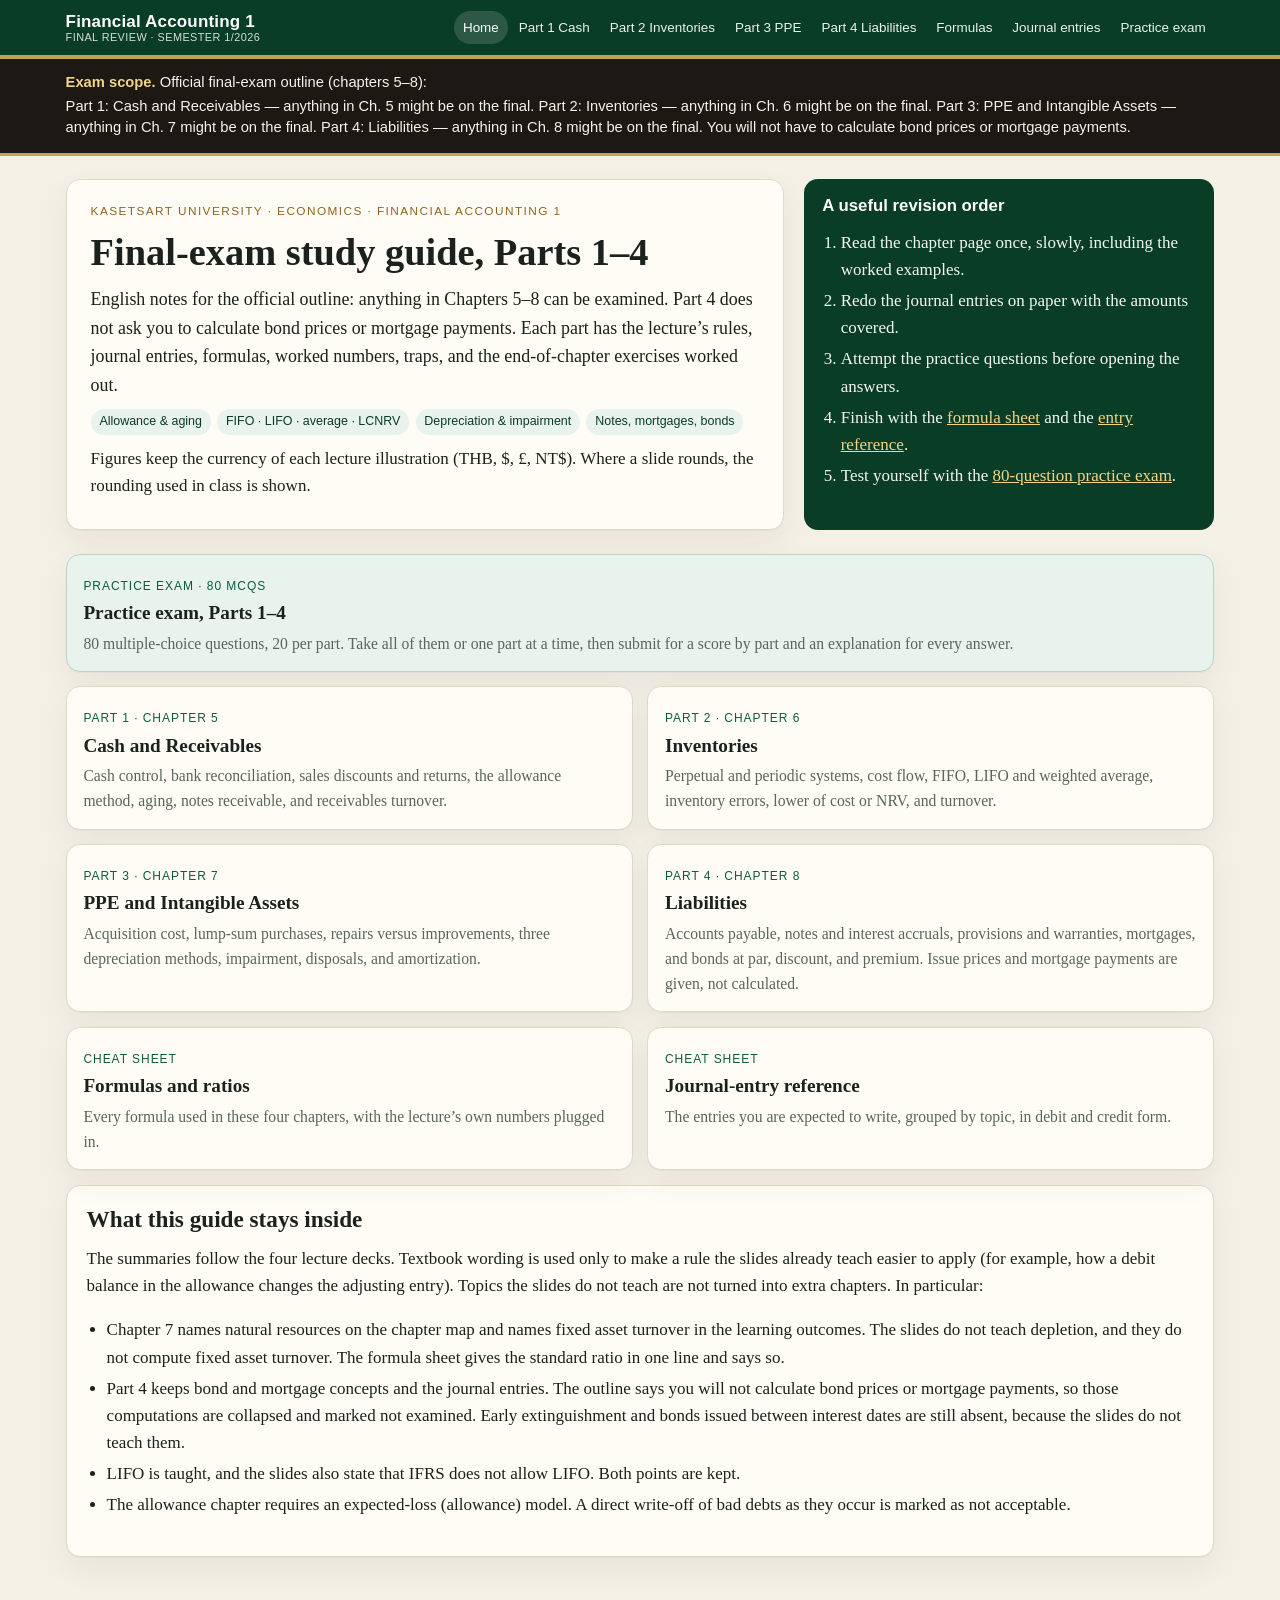
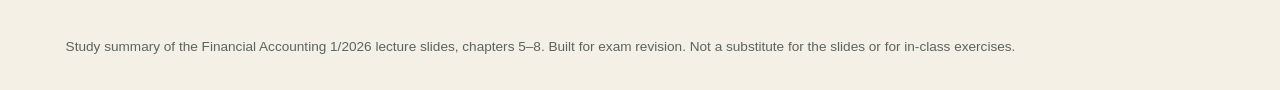
<file: index.html>
<!DOCTYPE html>
<html lang="en">
<head>
<meta charset="utf-8">
<meta name="viewport" content="width=device-width, initial-scale=1">
<title>Financial Accounting 1 · Final review, Parts 1–4</title>
<meta name="description" content="English study guide for the Financial Accounting 1 final at Kasetsart University, semester 1/2026. Chapters 5 to 8: cash and receivables, inventory, PPE and intangibles, and liabilities.">
<link rel="icon" href="favicon.svg" type="image/svg+xml">
<link rel="stylesheet" href="css/styles.css">
</head>
<body>
<a class="skip" href="#main">Skip to content</a>
<header class="site-header">
  <div class="bar">
    <a class="brand" href="index.html">Financial Accounting 1<small>Final review · semester 1/2026</small></a>
    <input class="nav-toggle" type="checkbox" id="nav-toggle" aria-label="Open menu">
    <label class="nav-btn" for="nav-toggle">Menu</label>
    <nav class="site-nav">
      <a href="index.html">Home</a>
      <a href="chapter-5.html">Part 1 Cash</a>
      <a href="chapter-6.html">Part 2 Inventories</a>
      <a href="chapter-7.html">Part 3 PPE</a>
      <a href="chapter-8.html">Part 4 Liabilities</a>
      <a href="formulas.html">Formulas</a>
      <a href="journal-entries.html">Journal entries</a>
      <a href="practice-exam.html">Practice exam</a>
    </nav>
  </div>
</header>
<div class="scope">
  <div class="scope-inner">
    <p><strong>Exam scope.</strong> Official final-exam outline (chapters 5–8):</p>
    <p>Part 1: Cash and Receivables — anything in Ch. 5 might be on the final. Part 2: Inventories — anything in Ch. 6 might be on the final. Part 3: PPE and Intangible Assets — anything in Ch. 7 might be on the final. Part 4: Liabilities — anything in Ch. 8 might be on the final. You will not have to calculate bond prices or mortgage payments.</p>
  </div>
</div>
<main id="main" class="wrap">
  <section class="hero">
    <div class="hero-card">
      <p class="kicker">Kasetsart University · Economics · Financial Accounting 1</p>
      <h1>Final-exam study guide, Parts 1–4</h1>
      <p class="lede">English notes for the official outline: anything in Chapters 5–8 can be examined. Part 4 does not ask you to calculate bond prices or mortgage payments. Each part has the lecture’s rules, journal entries, formulas, worked numbers, traps, and the end-of-chapter exercises worked out.</p>
      <div class="chips">
        <span class="chip">Allowance &amp; aging</span>
        <span class="chip">FIFO · LIFO · average · LCNRV</span>
        <span class="chip">Depreciation &amp; impairment</span>
        <span class="chip">Notes, mortgages, bonds</span>
      </div>
      <p>Figures keep the currency of each lecture illustration (THB, $, £, NT$). Where a slide rounds, the rounding used in class is shown.</p>
    </div>
    <aside class="side-card">
      <h2>A useful revision order</h2>
      <ol>
        <li>Read the chapter page once, slowly, including the worked examples.</li>
        <li>Redo the journal entries on paper with the amounts covered.</li>
        <li>Attempt the practice questions before opening the answers.</li>
        <li>Finish with the <a href="formulas.html">formula sheet</a> and the <a href="journal-entries.html">entry reference</a>.</li>
        <li>Test yourself with the <a href="practice-exam.html">80-question practice exam</a>.</li>
      </ol>
    </aside>
  </section>

  <div class="grid">
    <a class="card card-feature" href="practice-exam.html">
      <span class="num">Practice exam · 80 MCQs</span>
      <h2>Practice exam, Parts 1–4</h2>
      <p>80 multiple-choice questions, 20 per part. Take all of them or one part at a time, then submit for a score by part and an explanation for every answer.</p>
    </a>
    <a class="card" href="chapter-5.html">
      <span class="num">Part 1 · Chapter 5</span>
      <h2>Cash and Receivables</h2>
      <p>Cash control, bank reconciliation, sales discounts and returns, the allowance method, aging, notes receivable, and receivables turnover.</p>
    </a>
    <a class="card" href="chapter-6.html">
      <span class="num">Part 2 · Chapter 6</span>
      <h2>Inventories</h2>
      <p>Perpetual and periodic systems, cost flow, FIFO, LIFO and weighted average, inventory errors, lower of cost or NRV, and turnover.</p>
    </a>
    <a class="card" href="chapter-7.html">
      <span class="num">Part 3 · Chapter 7</span>
      <h2>PPE and Intangible Assets</h2>
      <p>Acquisition cost, lump-sum purchases, repairs versus improvements, three depreciation methods, impairment, disposals, and amortization.</p>
    </a>
    <a class="card" href="chapter-8.html">
      <span class="num">Part 4 · Chapter 8</span>
      <h2>Liabilities</h2>
      <p>Accounts payable, notes and interest accruals, provisions and warranties, mortgages, and bonds at par, discount, and premium. Issue prices and mortgage payments are given, not calculated.</p>
    </a>
    <a class="card" href="formulas.html">
      <span class="num">Cheat sheet</span>
      <h2>Formulas and ratios</h2>
      <p>Every formula used in these four chapters, with the lecture’s own numbers plugged in.</p>
    </a>
    <a class="card" href="journal-entries.html">
      <span class="num">Cheat sheet</span>
      <h2>Journal-entry reference</h2>
      <p>The entries you are expected to write, grouped by topic, in debit and credit form.</p>
    </a>
  </div>

  <section class="section" style="margin-top:0.95rem">
    <h2>What this guide stays inside</h2>
    <p>The summaries follow the four lecture decks. Textbook wording is used only to make a rule the slides already teach easier to apply (for example, how a debit balance in the allowance changes the adjusting entry). Topics the slides do not teach are not turned into extra chapters. In particular:</p>
    <ul>
      <li>Chapter 7 names natural resources on the chapter map and names fixed asset turnover in the learning outcomes. The slides do not teach depletion, and they do not compute fixed asset turnover. The formula sheet gives the standard ratio in one line and says so.</li>
      <li>Part 4 keeps bond and mortgage concepts and the journal entries. The outline says you will not calculate bond prices or mortgage payments, so those computations are collapsed and marked not examined. Early extinguishment and bonds issued between interest dates are still absent, because the slides do not teach them.</li>
      <li>LIFO is taught, and the slides also state that IFRS does not allow LIFO. Both points are kept.</li>
      <li>The allowance chapter requires an expected-loss (allowance) model. A direct write-off of bad debts as they occur is marked as not acceptable.</li>
    </ul>
  </section>
</main>
<footer class="footer">
  Study summary of the Financial Accounting 1/2026 lecture slides, chapters 5–8. Built for exam revision. Not a substitute for the slides or for in-class exercises.
</footer>
<script src="js/site.js"></script>
</body>
</html>
</file>
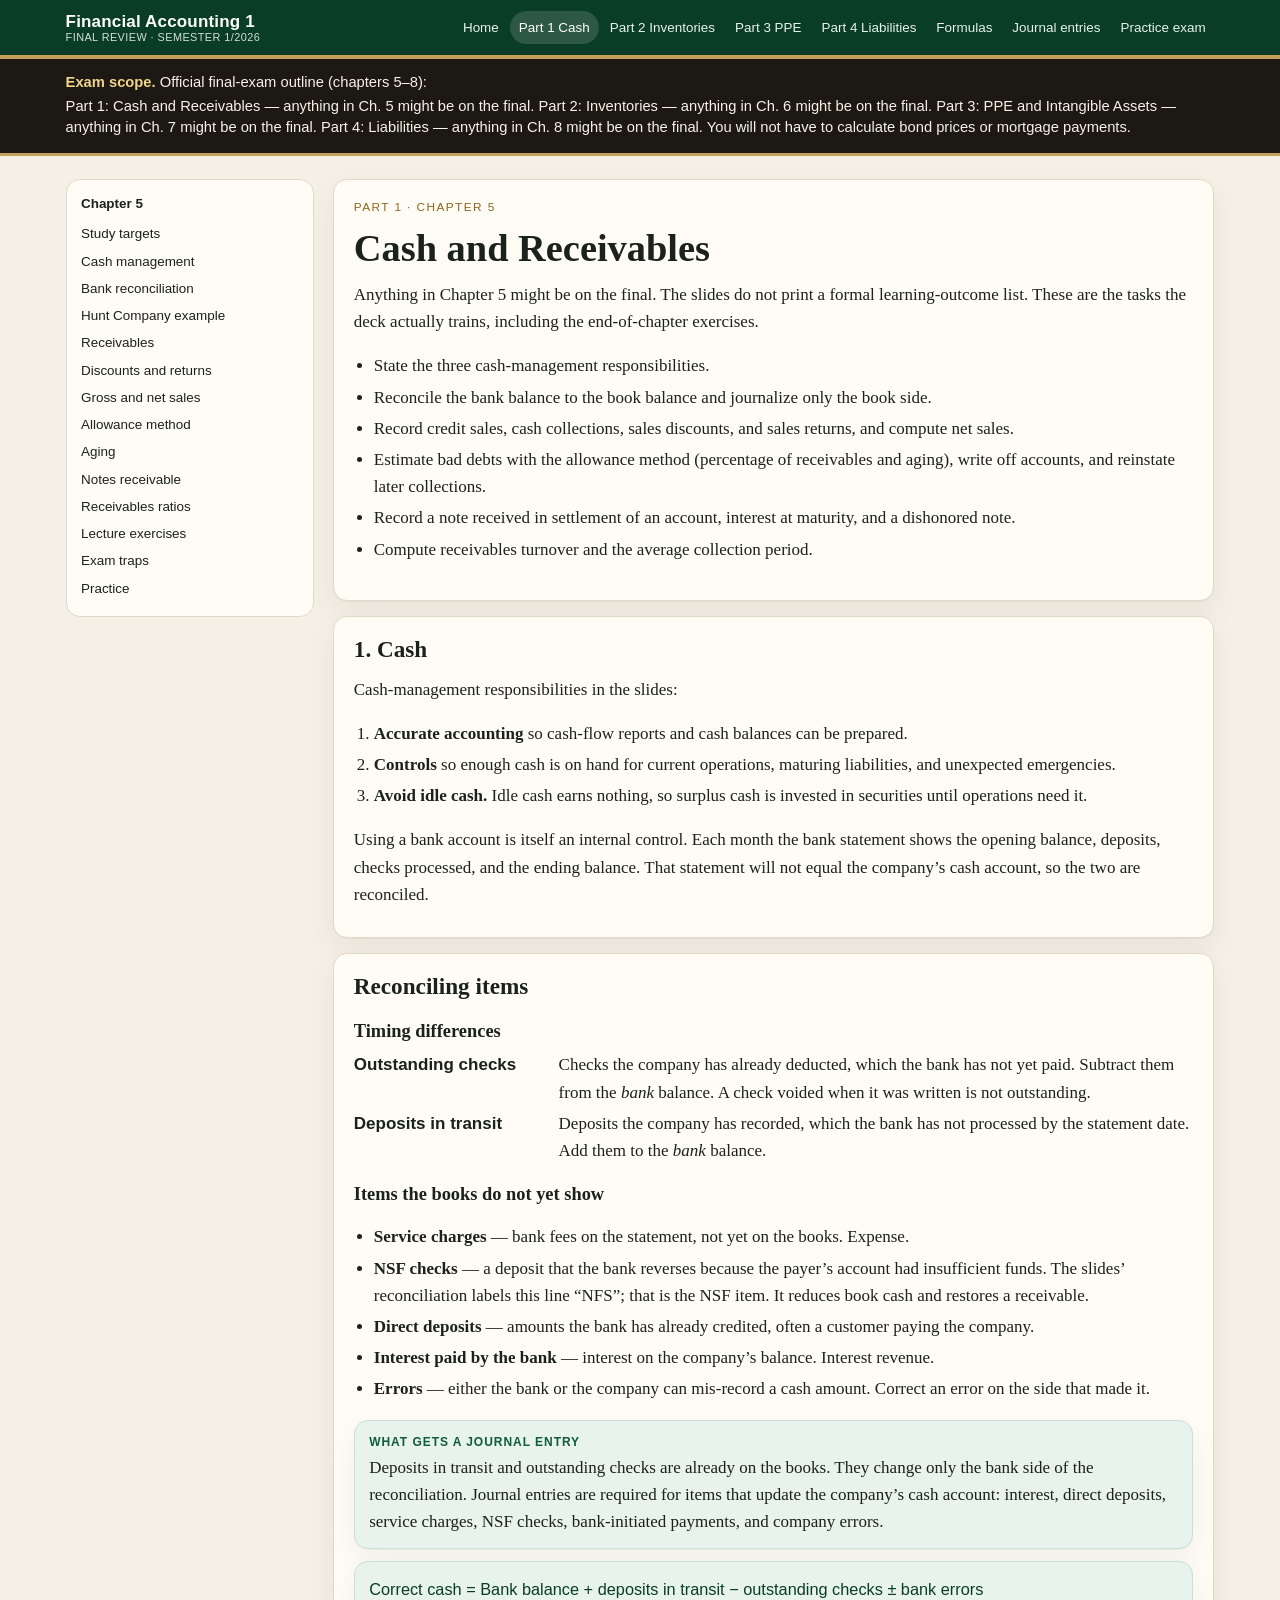
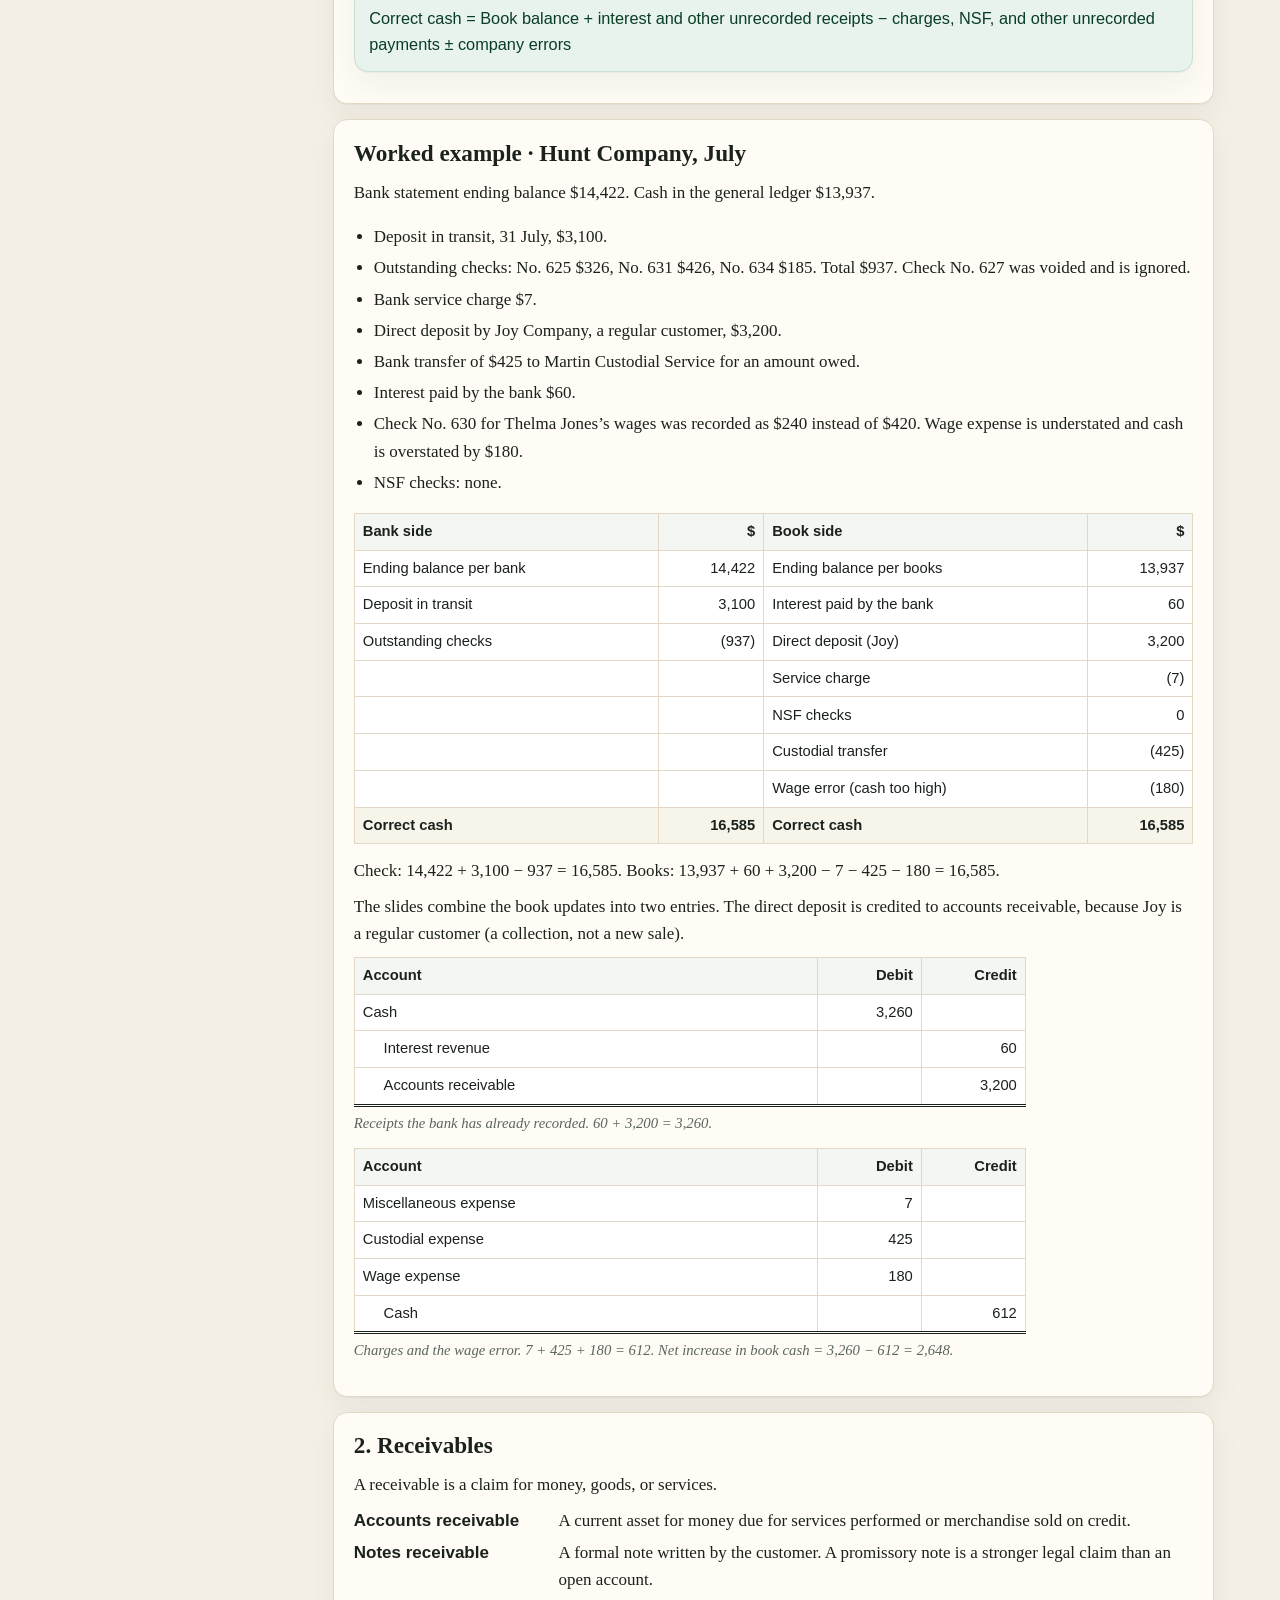
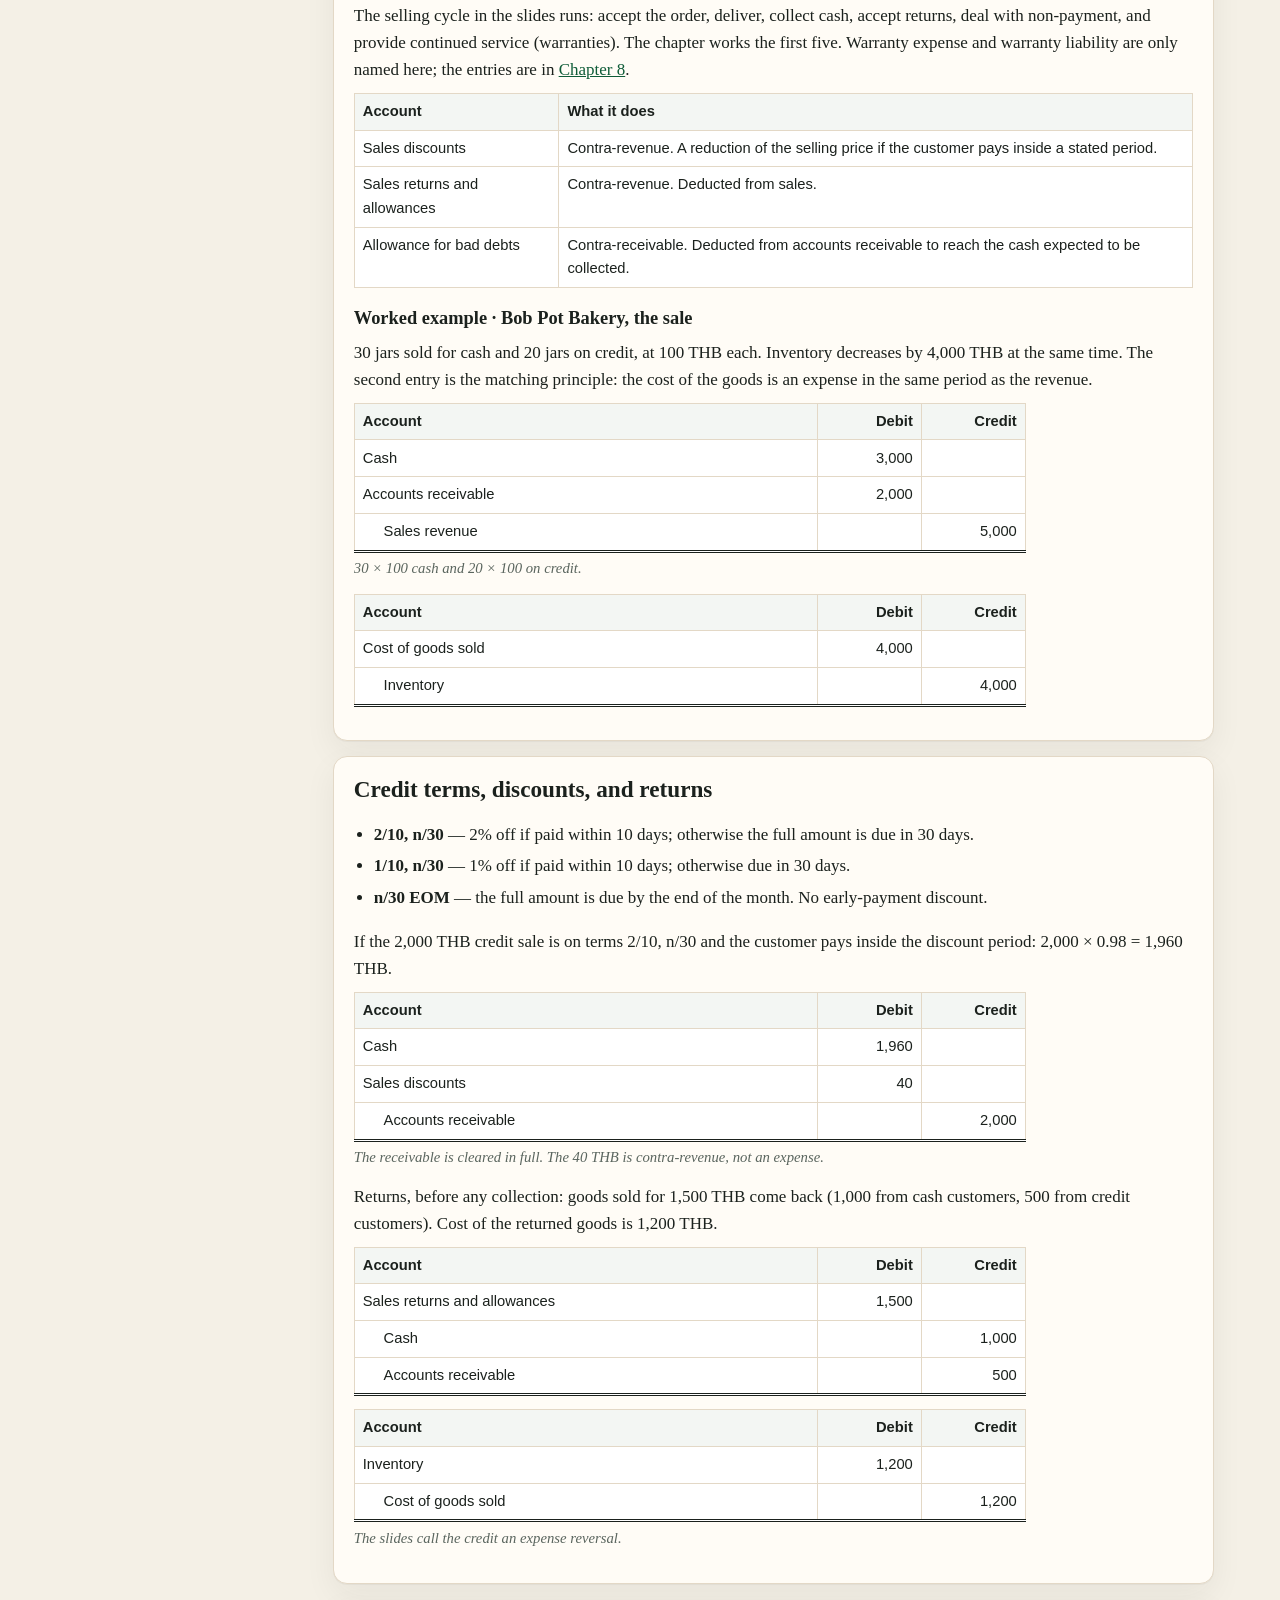
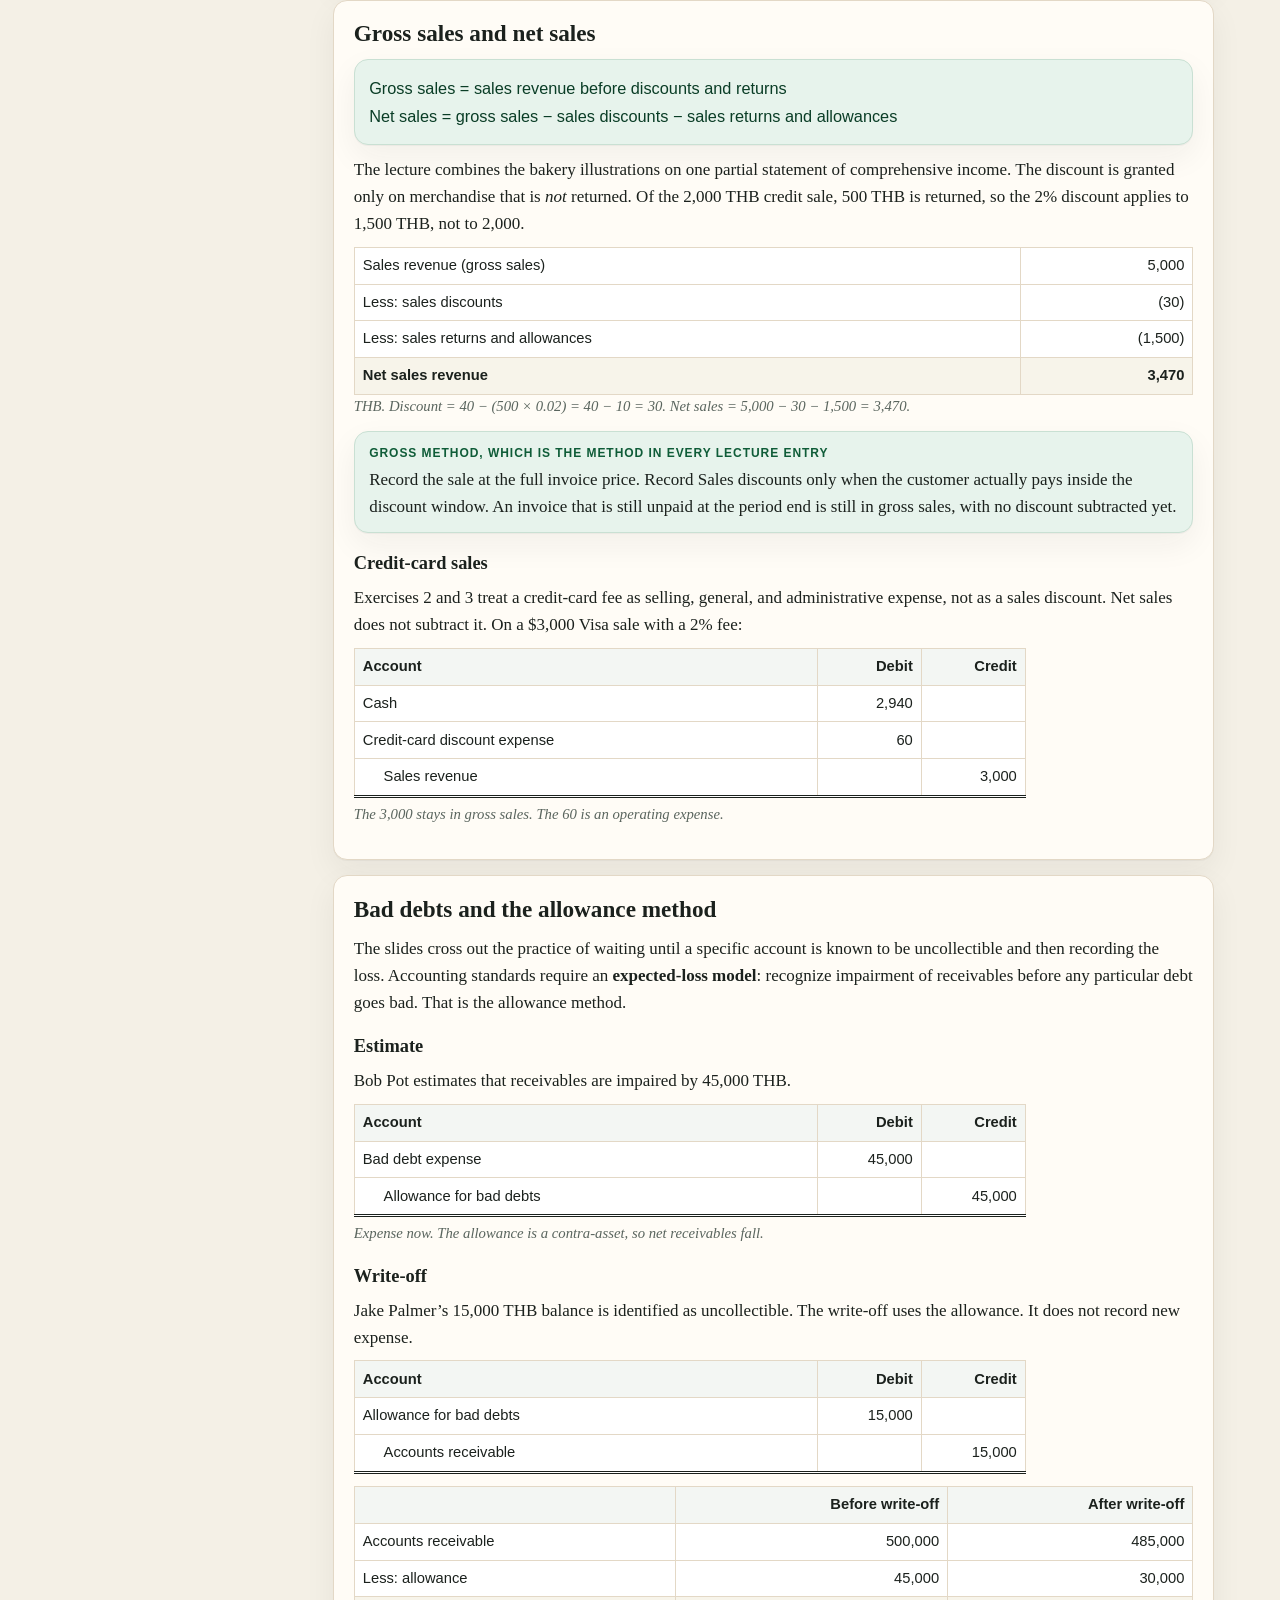
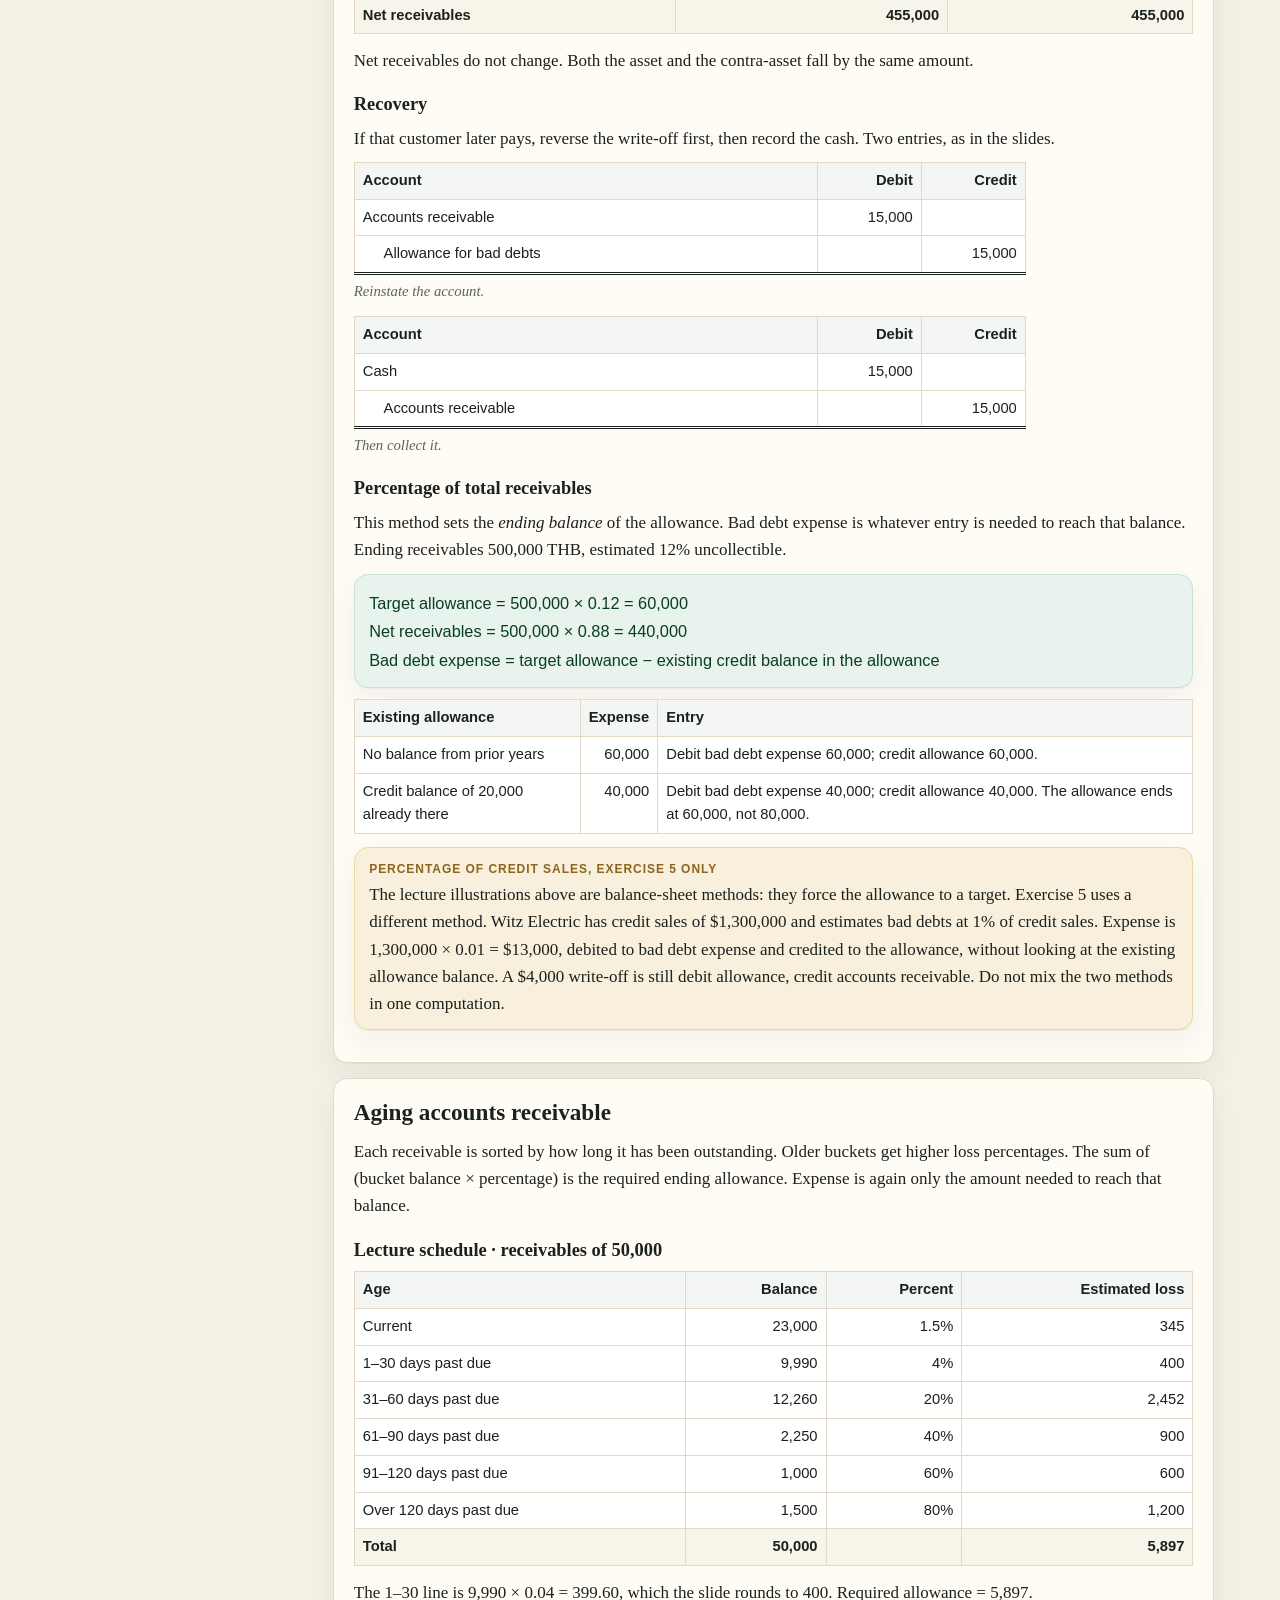
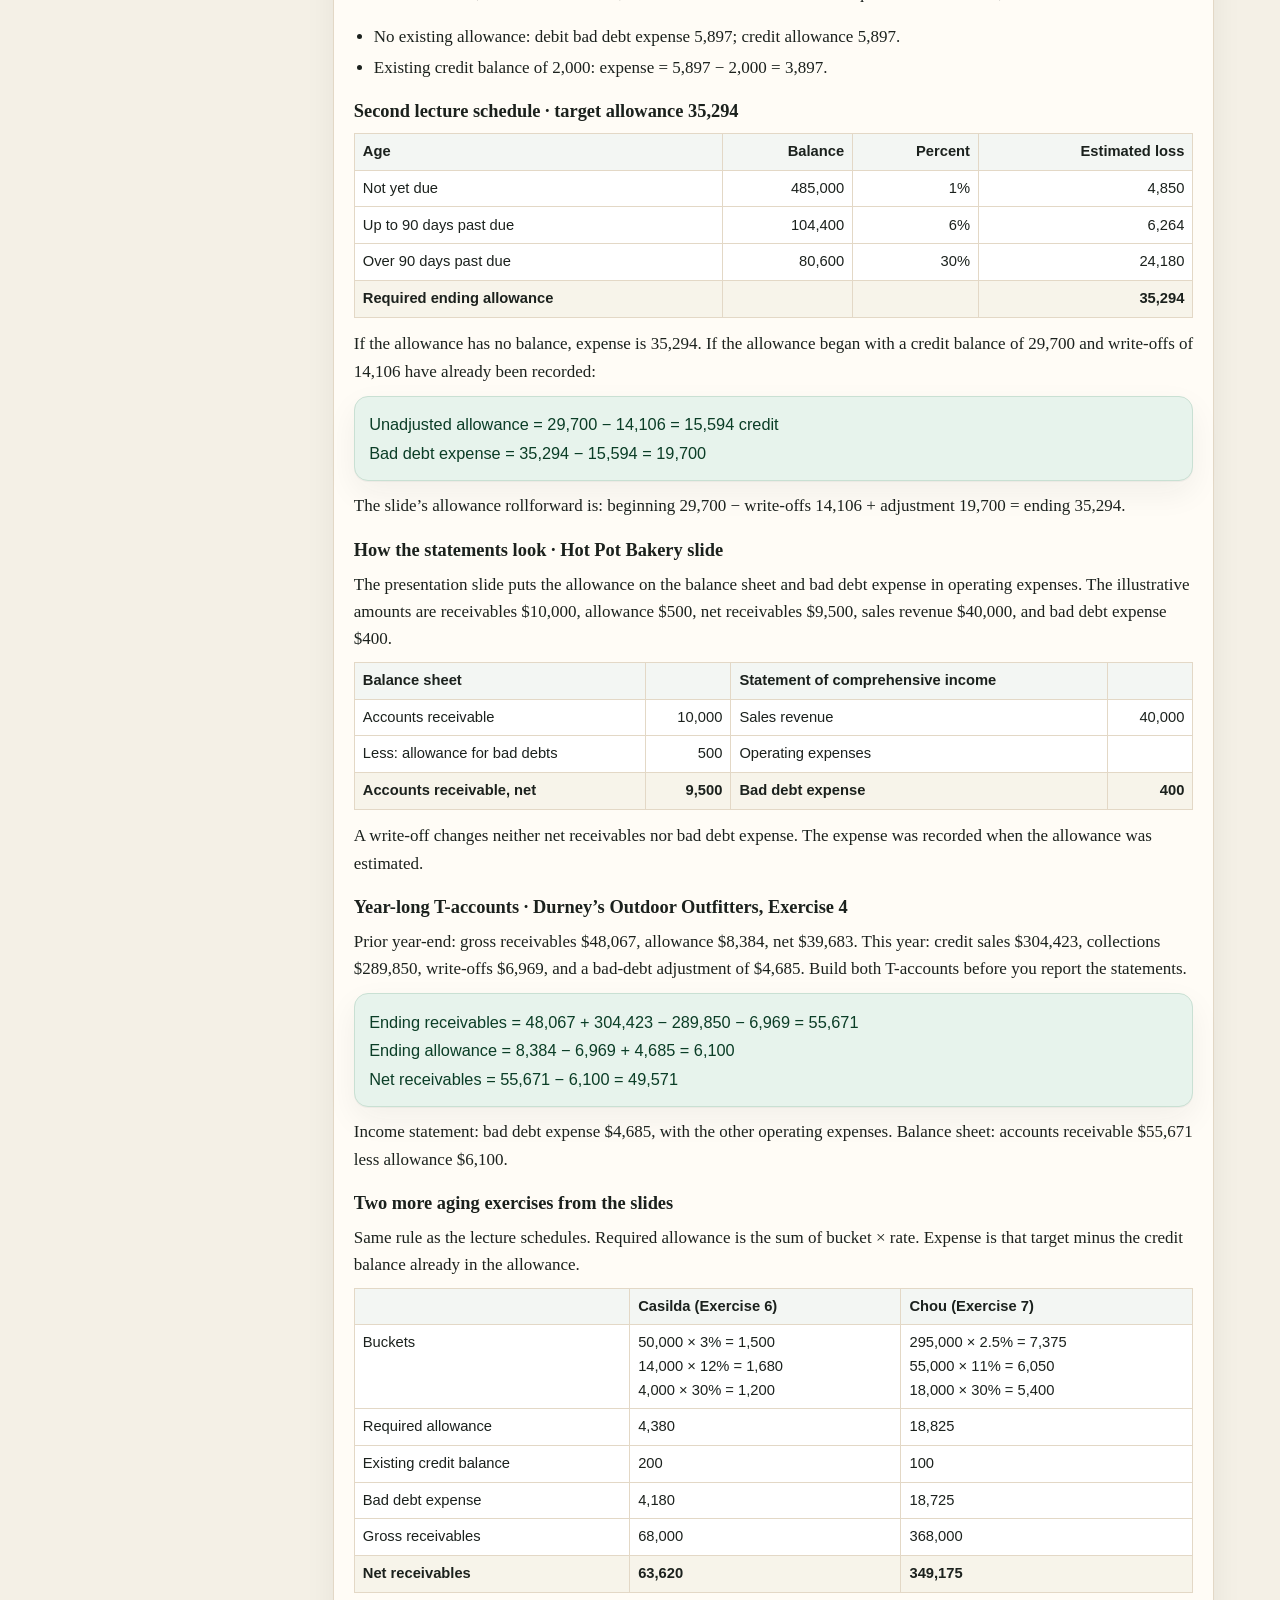
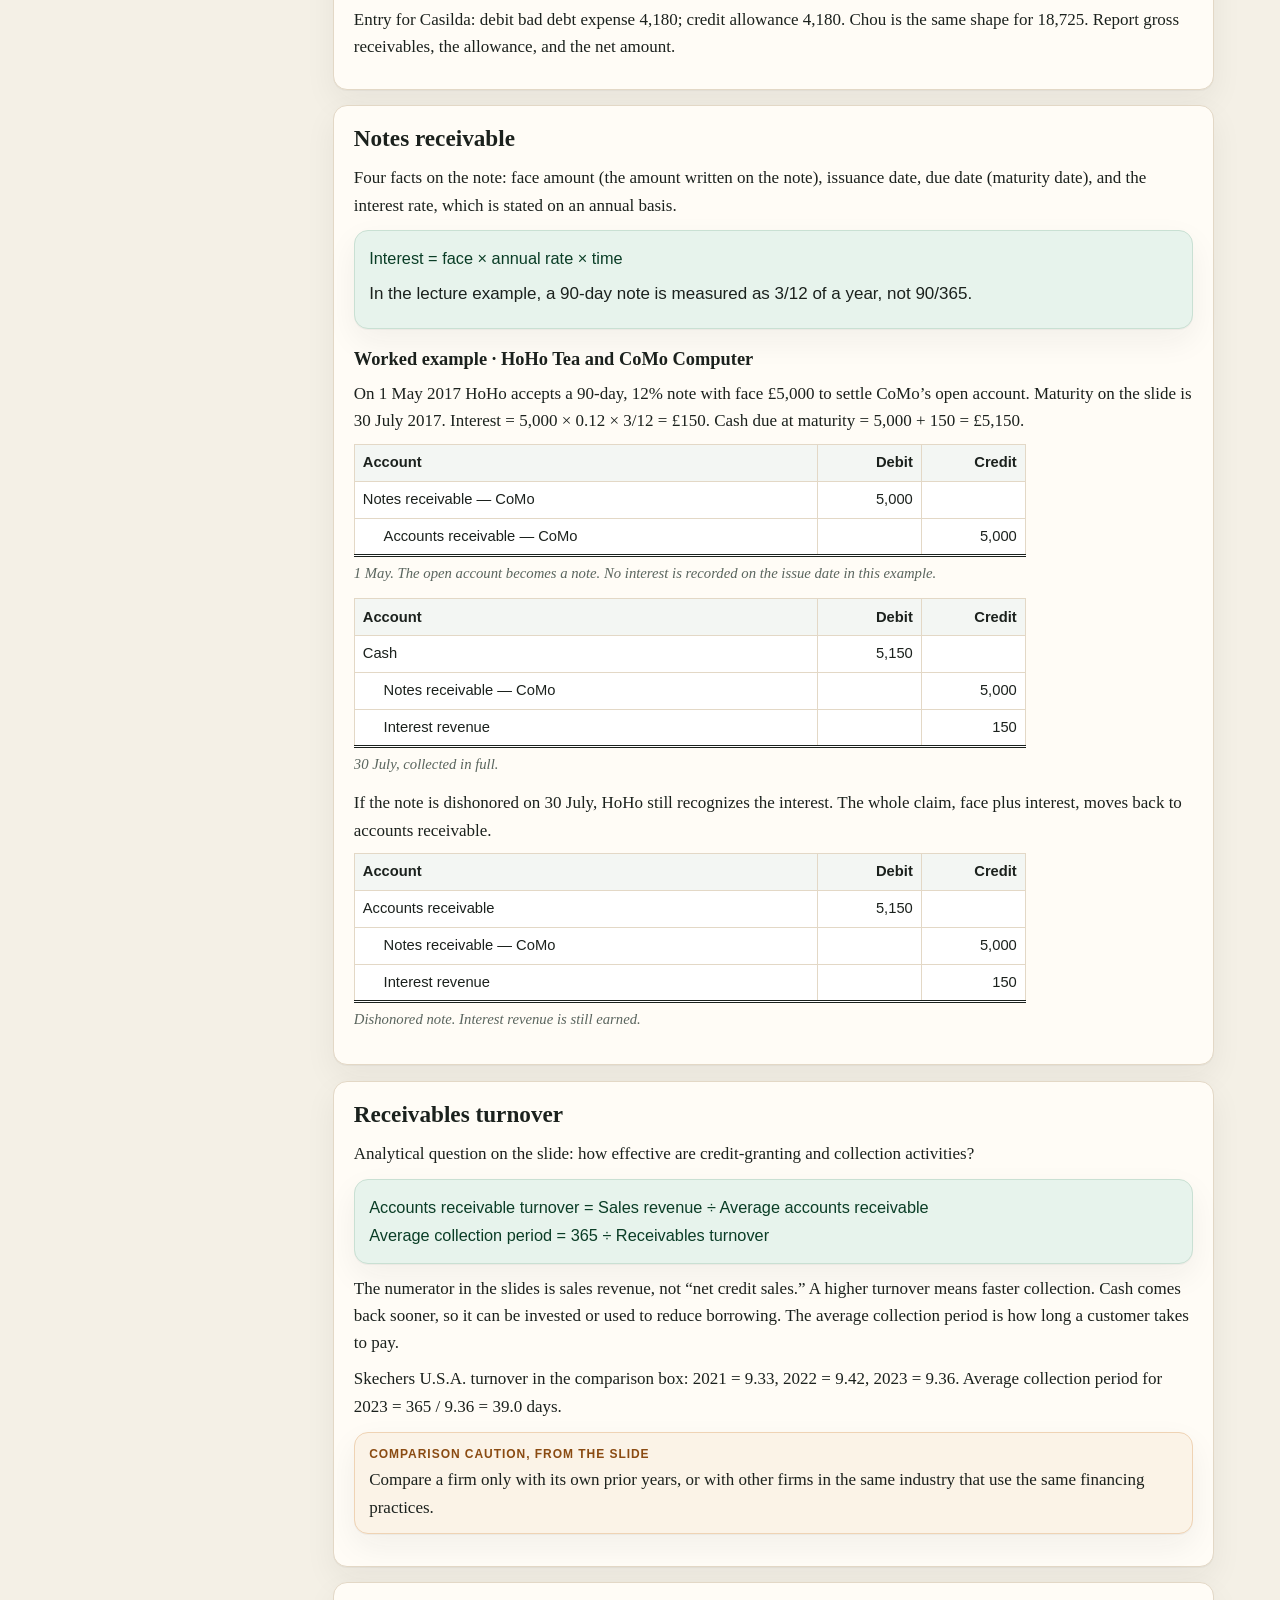
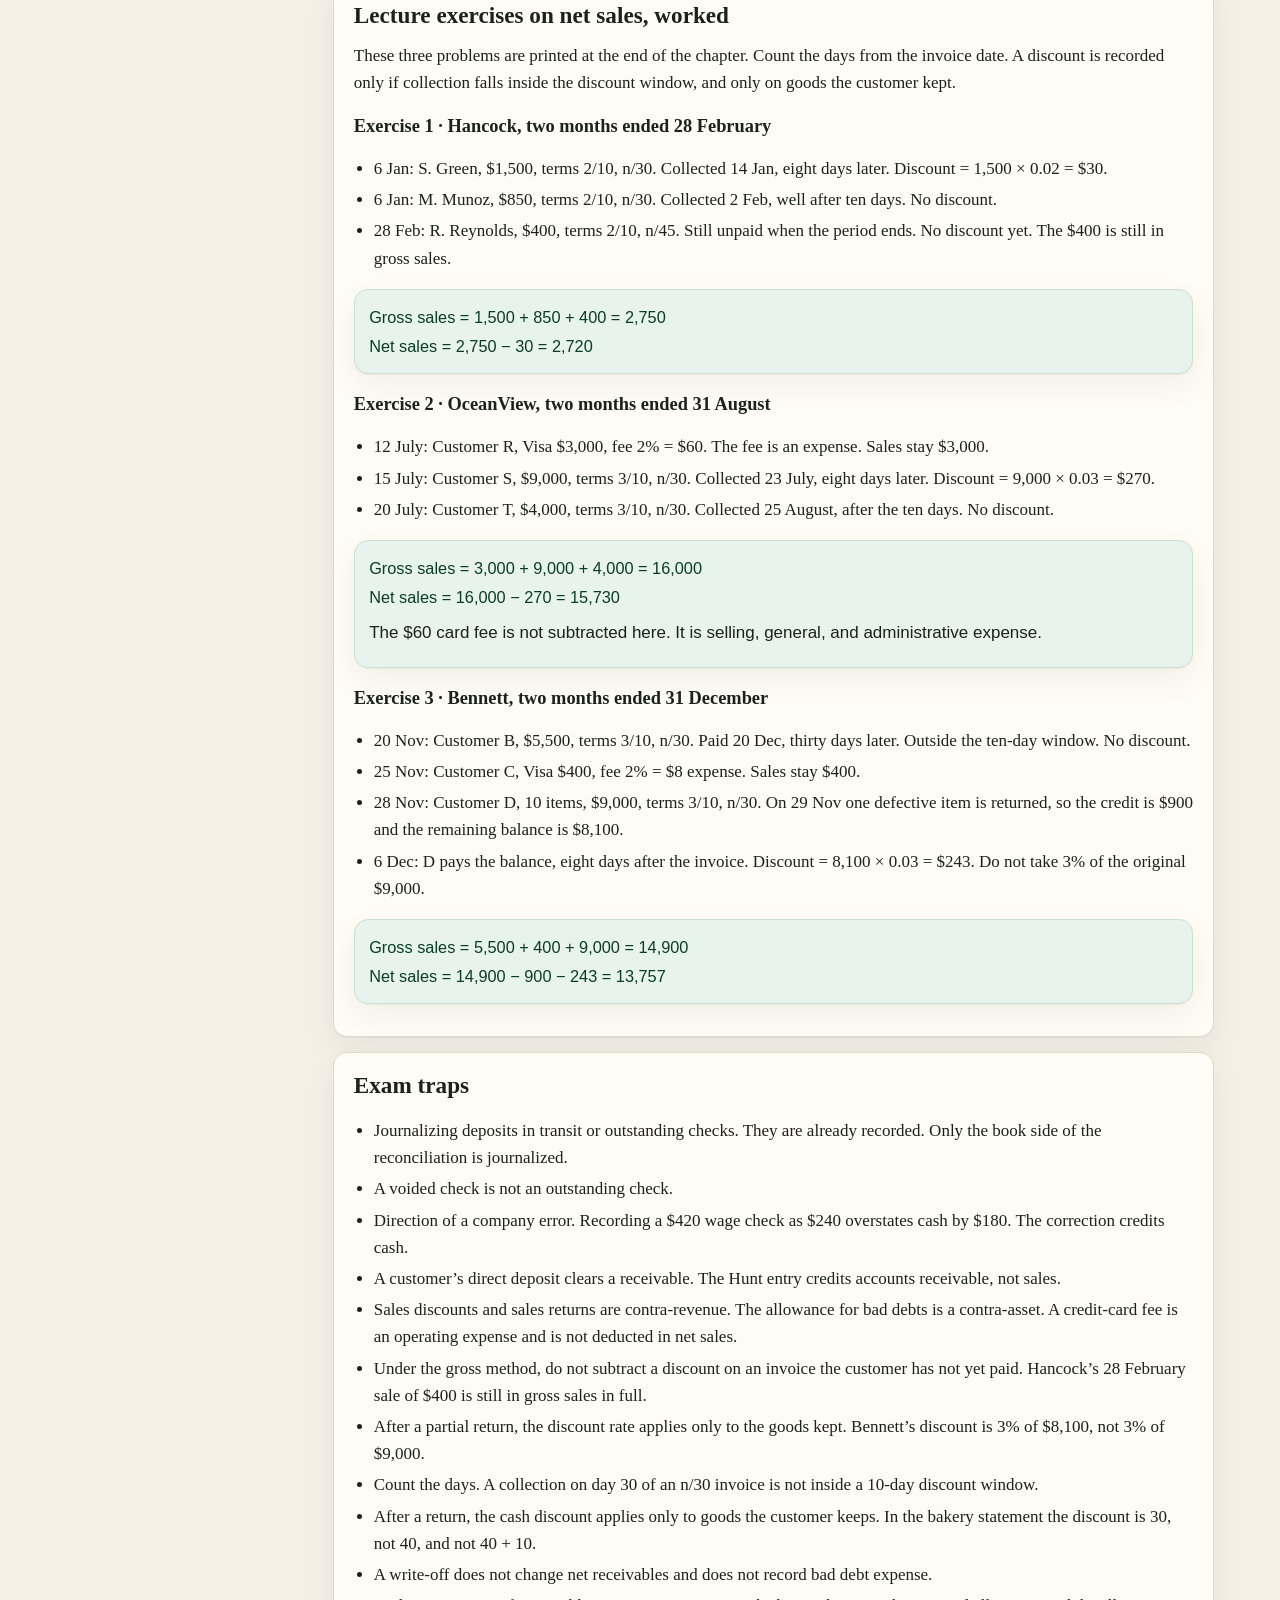
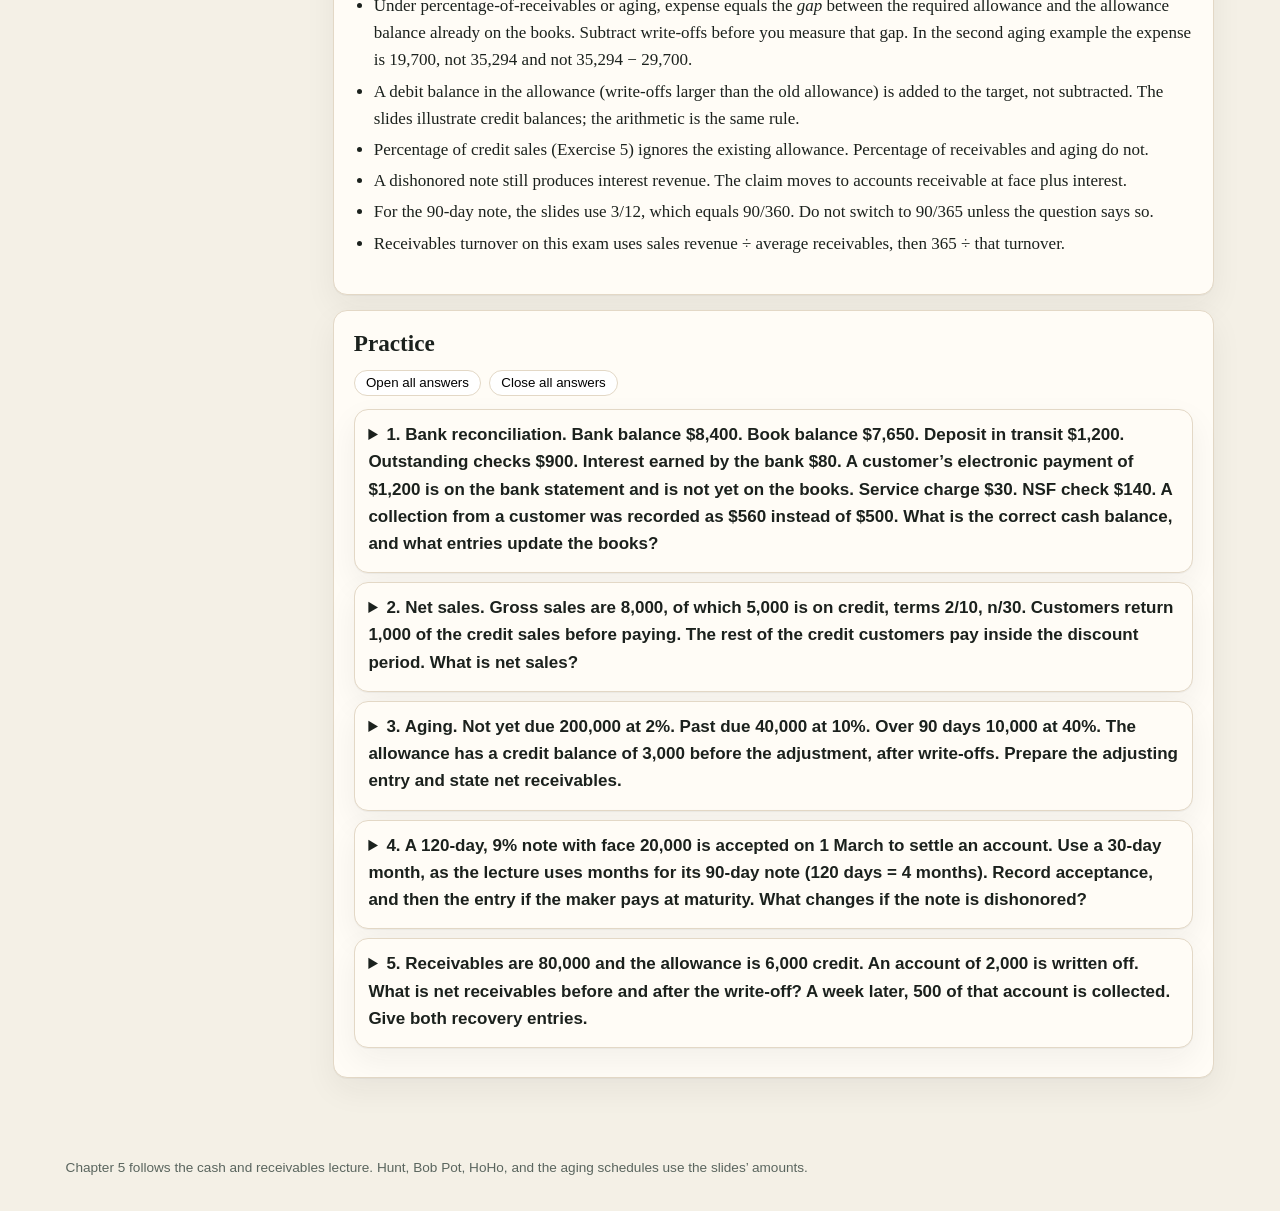
<file: chapter-5.html>
<!DOCTYPE html>
<html lang="en">
<head>
<meta charset="utf-8">
<meta name="viewport" content="width=device-width, initial-scale=1">
<title>Part 1 · Cash and Receivables · FA1 final</title>
<link rel="icon" href="favicon.svg" type="image/svg+xml">
<link rel="stylesheet" href="css/styles.css">
</head>
<body>
<a class="skip" href="#main">Skip to content</a>
<header class="site-header">
  <div class="bar">
    <a class="brand" href="index.html">Financial Accounting 1<small>Final review · semester 1/2026</small></a>
    <input class="nav-toggle" type="checkbox" id="nav-toggle" aria-label="Open menu">
    <label class="nav-btn" for="nav-toggle">Menu</label>
    <nav class="site-nav">
      <a href="index.html">Home</a>
      <a href="chapter-5.html">Part 1 Cash</a>
      <a href="chapter-6.html">Part 2 Inventories</a>
      <a href="chapter-7.html">Part 3 PPE</a>
      <a href="chapter-8.html">Part 4 Liabilities</a>
      <a href="formulas.html">Formulas</a>
      <a href="journal-entries.html">Journal entries</a>
      <a href="practice-exam.html">Practice exam</a>
    </nav>
  </div>
</header>
<div class="scope">
  <div class="scope-inner">
    <p><strong>Exam scope.</strong> Official final-exam outline (chapters 5–8):</p>
    <p>Part 1: Cash and Receivables — anything in Ch. 5 might be on the final. Part 2: Inventories — anything in Ch. 6 might be on the final. Part 3: PPE and Intangible Assets — anything in Ch. 7 might be on the final. Part 4: Liabilities — anything in Ch. 8 might be on the final. You will not have to calculate bond prices or mortgage payments.</p>
  </div>
</div>
<main id="main" class="wrap">
  <div class="layout">
    <aside class="toc">
      <strong>Chapter 5</strong>
      <a href="#outcomes">Study targets</a>
      <a href="#cash">Cash management</a>
      <a href="#bank">Bank reconciliation</a>
      <a href="#hunt">Hunt Company example</a>
      <a href="#receivables">Receivables</a>
      <a href="#discounts">Discounts and returns</a>
      <a href="#netsales">Gross and net sales</a>
      <a href="#allowance">Allowance method</a>
      <a href="#aging">Aging</a>
      <a href="#notes">Notes receivable</a>
      <a href="#ratios">Receivables ratios</a>
      <a href="#exercises">Lecture exercises</a>
      <a href="#traps">Exam traps</a>
      <a href="#practice">Practice</a>
    </aside>
    <div>
      <section class="section" id="outcomes">
        <p class="kicker">Part 1 · Chapter 5</p>
        <h1>Cash and Receivables</h1>
        <p>Anything in Chapter 5 might be on the final. The slides do not print a formal learning-outcome list. These are the tasks the deck actually trains, including the end-of-chapter exercises.</p>
        <ul>
          <li>State the three cash-management responsibilities.</li>
          <li>Reconcile the bank balance to the book balance and journalize only the book side.</li>
          <li>Record credit sales, cash collections, sales discounts, and sales returns, and compute net sales.</li>
          <li>Estimate bad debts with the allowance method (percentage of receivables and aging), write off accounts, and reinstate later collections.</li>
          <li>Record a note received in settlement of an account, interest at maturity, and a dishonored note.</li>
          <li>Compute receivables turnover and the average collection period.</li>
        </ul>
      </section>

      <section class="section" id="cash">
        <h2>1. Cash</h2>
        <p>Cash-management responsibilities in the slides:</p>
        <ol>
          <li><strong>Accurate accounting</strong> so cash-flow reports and cash balances can be prepared.</li>
          <li><strong>Controls</strong> so enough cash is on hand for current operations, maturing liabilities, and unexpected emergencies.</li>
          <li><strong>Avoid idle cash.</strong> Idle cash earns nothing, so surplus cash is invested in securities until operations need it.</li>
        </ol>
        <p>Using a bank account is itself an internal control. Each month the bank statement shows the opening balance, deposits, checks processed, and the ending balance. That statement will not equal the company’s cash account, so the two are reconciled.</p>
      </section>

      <section class="section" id="bank">
        <h2>Reconciling items</h2>
        <h3>Timing differences</h3>
        <dl class="dl">
          <dt>Outstanding checks</dt>
          <dd>Checks the company has already deducted, which the bank has not yet paid. Subtract them from the <em>bank</em> balance. A check voided when it was written is not outstanding.</dd>
          <dt>Deposits in transit</dt>
          <dd>Deposits the company has recorded, which the bank has not processed by the statement date. Add them to the <em>bank</em> balance.</dd>
        </dl>
        <h3>Items the books do not yet show</h3>
        <ul>
          <li><strong>Service charges</strong> — bank fees on the statement, not yet on the books. Expense.</li>
          <li><strong>NSF checks</strong> — a deposit that the bank reverses because the payer’s account had insufficient funds. The slides’ reconciliation labels this line “NFS”; that is the NSF item. It reduces book cash and restores a receivable.</li>
          <li><strong>Direct deposits</strong> — amounts the bank has already credited, often a customer paying the company.</li>
          <li><strong>Interest paid by the bank</strong> — interest on the company’s balance. Interest revenue.</li>
          <li><strong>Errors</strong> — either the bank or the company can mis-record a cash amount. Correct an error on the side that made it.</li>
        </ul>
        <div class="callout rule">
          <strong class="label">What gets a journal entry</strong>
          Deposits in transit and outstanding checks are already on the books. They change only the bank side of the reconciliation. Journal entries are required for items that update the company’s cash account: interest, direct deposits, service charges, NSF checks, bank-initiated payments, and company errors.
        </div>
        <div class="formula">
          <p class="eq">Correct cash = Bank balance + deposits in transit − outstanding checks ± bank errors</p>
          <p class="eq">Correct cash = Book balance + interest and other unrecorded receipts − charges, NSF, and other unrecorded payments ± company errors</p>
        </div>
      </section>

      <section class="section" id="hunt">
        <h2>Worked example · Hunt Company, July</h2>
        <p>Bank statement ending balance $14,422. Cash in the general ledger $13,937.</p>
        <ul>
          <li>Deposit in transit, 31 July, $3,100.</li>
          <li>Outstanding checks: No. 625 $326, No. 631 $426, No. 634 $185. Total $937. Check No. 627 was voided and is ignored.</li>
          <li>Bank service charge $7.</li>
          <li>Direct deposit by Joy Company, a regular customer, $3,200.</li>
          <li>Bank transfer of $425 to Martin Custodial Service for an amount owed.</li>
          <li>Interest paid by the bank $60.</li>
          <li>Check No. 630 for Thelma Jones’s wages was recorded as $240 instead of $420. Wage expense is understated and cash is overstated by $180.</li>
          <li>NSF checks: none.</li>
        </ul>
        <div class="table-wrap">
          <table>
            <thead><tr><th>Bank side</th><th class="num">$</th><th>Book side</th><th class="num">$</th></tr></thead>
            <tbody>
              <tr><td>Ending balance per bank</td><td class="num">14,422</td><td>Ending balance per books</td><td class="num">13,937</td></tr>
              <tr><td>Deposit in transit</td><td class="num">3,100</td><td>Interest paid by the bank</td><td class="num">60</td></tr>
              <tr><td>Outstanding checks</td><td class="num">(937)</td><td>Direct deposit (Joy)</td><td class="num">3,200</td></tr>
              <tr><td></td><td class="num"></td><td>Service charge</td><td class="num">(7)</td></tr>
              <tr><td></td><td class="num"></td><td>NSF checks</td><td class="num">0</td></tr>
              <tr><td></td><td class="num"></td><td>Custodial transfer</td><td class="num">(425)</td></tr>
              <tr><td></td><td class="num"></td><td>Wage error (cash too high)</td><td class="num">(180)</td></tr>
              <tr class="total"><td>Correct cash</td><td class="num">16,585</td><td>Correct cash</td><td class="num">16,585</td></tr>
            </tbody>
          </table>
        </div>
        <p>Check: 14,422 + 3,100 − 937 = 16,585. Books: 13,937 + 60 + 3,200 − 7 − 425 − 180 = 16,585.</p>
        <p>The slides combine the book updates into two entries. The direct deposit is credited to accounts receivable, because Joy is a regular customer (a collection, not a new sale).</p>
        <div class="table-wrap">
          <table class="je">
            <thead><tr><th>Account</th><th class="num">Debit</th><th class="num">Credit</th></tr></thead>
            <tbody>
              <tr><td class="acct">Cash</td><td class="num">3,260</td><td class="num"></td></tr>
              <tr><td class="acct cr">Interest revenue</td><td class="num"></td><td class="num">60</td></tr>
              <tr><td class="acct cr">Accounts receivable</td><td class="num"></td><td class="num">3,200</td></tr>
            </tbody>
            <caption>Receipts the bank has already recorded. 60 + 3,200 = 3,260.</caption>
          </table>
        </div>
        <div class="table-wrap">
          <table class="je">
            <thead><tr><th>Account</th><th class="num">Debit</th><th class="num">Credit</th></tr></thead>
            <tbody>
              <tr><td class="acct">Miscellaneous expense</td><td class="num">7</td><td class="num"></td></tr>
              <tr><td class="acct">Custodial expense</td><td class="num">425</td><td class="num"></td></tr>
              <tr><td class="acct">Wage expense</td><td class="num">180</td><td class="num"></td></tr>
              <tr><td class="acct cr">Cash</td><td class="num"></td><td class="num">612</td></tr>
            </tbody>
            <caption>Charges and the wage error. 7 + 425 + 180 = 612. Net increase in book cash = 3,260 − 612 = 2,648.</caption>
          </table>
        </div>
      </section>

      <section class="section" id="receivables">
        <h2>2. Receivables</h2>
        <p>A receivable is a claim for money, goods, or services.</p>
        <dl class="dl">
          <dt>Accounts receivable</dt>
          <dd>A current asset for money due for services performed or merchandise sold on credit.</dd>
          <dt>Notes receivable</dt>
          <dd>A formal note written by the customer. A promissory note is a stronger legal claim than an open account.</dd>
        </dl>
        <p>The selling cycle in the slides runs: accept the order, deliver, collect cash, accept returns, deal with non-payment, and provide continued service (warranties). The chapter works the first five. Warranty expense and warranty liability are only named here; the entries are in <a href="chapter-8.html#warranty">Chapter 8</a>.</p>
        <div class="table-wrap">
          <table>
            <thead><tr><th>Account</th><th>What it does</th></tr></thead>
            <tbody>
              <tr><td>Sales discounts</td><td>Contra-revenue. A reduction of the selling price if the customer pays inside a stated period.</td></tr>
              <tr><td>Sales returns and allowances</td><td>Contra-revenue. Deducted from sales.</td></tr>
              <tr><td>Allowance for bad debts</td><td>Contra-receivable. Deducted from accounts receivable to reach the cash expected to be collected.</td></tr>
            </tbody>
          </table>
        </div>
        <h3>Worked example · Bob Pot Bakery, the sale</h3>
        <p>30 jars sold for cash and 20 jars on credit, at 100 THB each. Inventory decreases by 4,000 THB at the same time. The second entry is the matching principle: the cost of the goods is an expense in the same period as the revenue.</p>
        <div class="table-wrap">
          <table class="je">
            <thead><tr><th>Account</th><th class="num">Debit</th><th class="num">Credit</th></tr></thead>
            <tbody>
              <tr><td class="acct">Cash</td><td class="num">3,000</td><td class="num"></td></tr>
              <tr><td class="acct">Accounts receivable</td><td class="num">2,000</td><td class="num"></td></tr>
              <tr><td class="acct cr">Sales revenue</td><td class="num"></td><td class="num">5,000</td></tr>
            </tbody>
            <caption>30 × 100 cash and 20 × 100 on credit.</caption>
          </table>
        </div>
        <div class="table-wrap">
          <table class="je">
            <thead><tr><th>Account</th><th class="num">Debit</th><th class="num">Credit</th></tr></thead>
            <tbody>
              <tr><td class="acct">Cost of goods sold</td><td class="num">4,000</td><td class="num"></td></tr>
              <tr><td class="acct cr">Inventory</td><td class="num"></td><td class="num">4,000</td></tr>
            </tbody>
          </table>
        </div>
      </section>

      <section class="section" id="discounts">
        <h2>Credit terms, discounts, and returns</h2>
        <ul>
          <li><strong>2/10, n/30</strong> — 2% off if paid within 10 days; otherwise the full amount is due in 30 days.</li>
          <li><strong>1/10, n/30</strong> — 1% off if paid within 10 days; otherwise due in 30 days.</li>
          <li><strong>n/30 EOM</strong> — the full amount is due by the end of the month. No early-payment discount.</li>
        </ul>
        <p>If the 2,000 THB credit sale is on terms 2/10, n/30 and the customer pays inside the discount period: 2,000 × 0.98 = 1,960 THB.</p>
        <div class="table-wrap">
          <table class="je">
            <thead><tr><th>Account</th><th class="num">Debit</th><th class="num">Credit</th></tr></thead>
            <tbody>
              <tr><td class="acct">Cash</td><td class="num">1,960</td><td class="num"></td></tr>
              <tr><td class="acct">Sales discounts</td><td class="num">40</td><td class="num"></td></tr>
              <tr><td class="acct cr">Accounts receivable</td><td class="num"></td><td class="num">2,000</td></tr>
            </tbody>
            <caption>The receivable is cleared in full. The 40 THB is contra-revenue, not an expense.</caption>
          </table>
        </div>
        <p>Returns, before any collection: goods sold for 1,500 THB come back (1,000 from cash customers, 500 from credit customers). Cost of the returned goods is 1,200 THB.</p>
        <div class="table-wrap">
          <table class="je">
            <thead><tr><th>Account</th><th class="num">Debit</th><th class="num">Credit</th></tr></thead>
            <tbody>
              <tr><td class="acct">Sales returns and allowances</td><td class="num">1,500</td><td class="num"></td></tr>
              <tr><td class="acct cr">Cash</td><td class="num"></td><td class="num">1,000</td></tr>
              <tr><td class="acct cr">Accounts receivable</td><td class="num"></td><td class="num">500</td></tr>
            </tbody>
          </table>
        </div>
        <div class="table-wrap">
          <table class="je">
            <thead><tr><th>Account</th><th class="num">Debit</th><th class="num">Credit</th></tr></thead>
            <tbody>
              <tr><td class="acct">Inventory</td><td class="num">1,200</td><td class="num"></td></tr>
              <tr><td class="acct cr">Cost of goods sold</td><td class="num"></td><td class="num">1,200</td></tr>
            </tbody>
            <caption>The slides call the credit an expense reversal.</caption>
          </table>
        </div>
      </section>

      <section class="section" id="netsales">
        <h2>Gross sales and net sales</h2>
        <div class="formula">
          <p class="eq">Gross sales = sales revenue before discounts and returns</p>
          <p class="eq">Net sales = gross sales − sales discounts − sales returns and allowances</p>
        </div>
        <p>The lecture combines the bakery illustrations on one partial statement of comprehensive income. The discount is granted only on merchandise that is <em>not</em> returned. Of the 2,000 THB credit sale, 500 THB is returned, so the 2% discount applies to 1,500 THB, not to 2,000.</p>
        <div class="table-wrap">
          <table>
            <caption style="caption-side:bottom;text-align:left;font-family:var(--serif);font-style:italic;color:var(--muted)">THB. Discount = 40 − (500 × 0.02) = 40 − 10 = 30. Net sales = 5,000 − 30 − 1,500 = 3,470.</caption>
            <tbody>
              <tr><td>Sales revenue (gross sales)</td><td class="num">5,000</td></tr>
              <tr><td>Less: sales discounts</td><td class="num">(30)</td></tr>
              <tr><td>Less: sales returns and allowances</td><td class="num">(1,500)</td></tr>
              <tr class="total"><td>Net sales revenue</td><td class="num">3,470</td></tr>
            </tbody>
          </table>
        </div>
        <div class="callout rule">
          <strong class="label">Gross method, which is the method in every lecture entry</strong>
          Record the sale at the full invoice price. Record Sales discounts only when the customer actually pays inside the discount window. An invoice that is still unpaid at the period end is still in gross sales, with no discount subtracted yet.
        </div>
        <h3>Credit-card sales</h3>
        <p>Exercises 2 and 3 treat a credit-card fee as selling, general, and administrative expense, not as a sales discount. Net sales does not subtract it. On a $3,000 Visa sale with a 2% fee:</p>
        <div class="table-wrap">
          <table class="je">
            <thead><tr><th>Account</th><th class="num">Debit</th><th class="num">Credit</th></tr></thead>
            <tbody>
              <tr><td class="acct">Cash</td><td class="num">2,940</td><td class="num"></td></tr>
              <tr><td class="acct">Credit-card discount expense</td><td class="num">60</td><td class="num"></td></tr>
              <tr><td class="acct cr">Sales revenue</td><td class="num"></td><td class="num">3,000</td></tr>
            </tbody>
            <caption>The 3,000 stays in gross sales. The 60 is an operating expense.</caption>
          </table>
        </div>
      </section>

      <section class="section" id="allowance">
        <h2>Bad debts and the allowance method</h2>
        <p>The slides cross out the practice of waiting until a specific account is known to be uncollectible and then recording the loss. Accounting standards require an <strong>expected-loss model</strong>: recognize impairment of receivables before any particular debt goes bad. That is the allowance method.</p>
        <h3>Estimate</h3>
        <p>Bob Pot estimates that receivables are impaired by 45,000 THB.</p>
        <div class="table-wrap">
          <table class="je">
            <thead><tr><th>Account</th><th class="num">Debit</th><th class="num">Credit</th></tr></thead>
            <tbody>
              <tr><td class="acct">Bad debt expense</td><td class="num">45,000</td><td class="num"></td></tr>
              <tr><td class="acct cr">Allowance for bad debts</td><td class="num"></td><td class="num">45,000</td></tr>
            </tbody>
            <caption>Expense now. The allowance is a contra-asset, so net receivables fall.</caption>
          </table>
        </div>
        <h3>Write-off</h3>
        <p>Jake Palmer’s 15,000 THB balance is identified as uncollectible. The write-off uses the allowance. It does not record new expense.</p>
        <div class="table-wrap">
          <table class="je">
            <thead><tr><th>Account</th><th class="num">Debit</th><th class="num">Credit</th></tr></thead>
            <tbody>
              <tr><td class="acct">Allowance for bad debts</td><td class="num">15,000</td><td class="num"></td></tr>
              <tr><td class="acct cr">Accounts receivable</td><td class="num"></td><td class="num">15,000</td></tr>
            </tbody>
          </table>
        </div>
        <div class="table-wrap">
          <table>
            <thead><tr><th></th><th class="num">Before write-off</th><th class="num">After write-off</th></tr></thead>
            <tbody>
              <tr><td>Accounts receivable</td><td class="num">500,000</td><td class="num">485,000</td></tr>
              <tr><td>Less: allowance</td><td class="num">45,000</td><td class="num">30,000</td></tr>
              <tr class="total"><td>Net receivables</td><td class="num">455,000</td><td class="num">455,000</td></tr>
            </tbody>
          </table>
        </div>
        <p>Net receivables do not change. Both the asset and the contra-asset fall by the same amount.</p>
        <h3>Recovery</h3>
        <p>If that customer later pays, reverse the write-off first, then record the cash. Two entries, as in the slides.</p>
        <div class="table-wrap">
          <table class="je">
            <thead><tr><th>Account</th><th class="num">Debit</th><th class="num">Credit</th></tr></thead>
            <tbody>
              <tr><td class="acct">Accounts receivable</td><td class="num">15,000</td><td class="num"></td></tr>
              <tr><td class="acct cr">Allowance for bad debts</td><td class="num"></td><td class="num">15,000</td></tr>
            </tbody>
            <caption>Reinstate the account.</caption>
          </table>
        </div>
        <div class="table-wrap">
          <table class="je">
            <thead><tr><th>Account</th><th class="num">Debit</th><th class="num">Credit</th></tr></thead>
            <tbody>
              <tr><td class="acct">Cash</td><td class="num">15,000</td><td class="num"></td></tr>
              <tr><td class="acct cr">Accounts receivable</td><td class="num"></td><td class="num">15,000</td></tr>
            </tbody>
            <caption>Then collect it.</caption>
          </table>
        </div>
        <h3>Percentage of total receivables</h3>
        <p>This method sets the <em>ending balance</em> of the allowance. Bad debt expense is whatever entry is needed to reach that balance. Ending receivables 500,000 THB, estimated 12% uncollectible.</p>
        <div class="formula">
          <p class="eq">Target allowance = 500,000 × 0.12 = 60,000</p>
          <p class="eq">Net receivables = 500,000 × 0.88 = 440,000</p>
          <p class="eq">Bad debt expense = target allowance − existing credit balance in the allowance</p>
        </div>
        <div class="table-wrap">
          <table>
            <thead><tr><th>Existing allowance</th><th class="num">Expense</th><th>Entry</th></tr></thead>
            <tbody>
              <tr><td>No balance from prior years</td><td class="num">60,000</td><td>Debit bad debt expense 60,000; credit allowance 60,000.</td></tr>
              <tr><td>Credit balance of 20,000 already there</td><td class="num">40,000</td><td>Debit bad debt expense 40,000; credit allowance 40,000. The allowance ends at 60,000, not 80,000.</td></tr>
            </tbody>
          </table>
        </div>
        <div class="callout note">
          <strong class="label">Percentage of credit sales, Exercise 5 only</strong>
          The lecture illustrations above are balance-sheet methods: they force the allowance to a target. Exercise 5 uses a different method. Witz Electric has credit sales of $1,300,000 and estimates bad debts at 1% of credit sales. Expense is 1,300,000 × 0.01 = $13,000, debited to bad debt expense and credited to the allowance, without looking at the existing allowance balance. A $4,000 write-off is still debit allowance, credit accounts receivable. Do not mix the two methods in one computation.
        </div>
      </section>

      <section class="section" id="aging">
        <h2>Aging accounts receivable</h2>
        <p>Each receivable is sorted by how long it has been outstanding. Older buckets get higher loss percentages. The sum of (bucket balance × percentage) is the required ending allowance. Expense is again only the amount needed to reach that balance.</p>
        <h3>Lecture schedule · receivables of 50,000</h3>
        <div class="table-wrap">
          <table>
            <thead><tr><th>Age</th><th class="num">Balance</th><th class="num">Percent</th><th class="num">Estimated loss</th></tr></thead>
            <tbody>
              <tr><td>Current</td><td class="num">23,000</td><td class="num">1.5%</td><td class="num">345</td></tr>
              <tr><td>1–30 days past due</td><td class="num">9,990</td><td class="num">4%</td><td class="num">400</td></tr>
              <tr><td>31–60 days past due</td><td class="num">12,260</td><td class="num">20%</td><td class="num">2,452</td></tr>
              <tr><td>61–90 days past due</td><td class="num">2,250</td><td class="num">40%</td><td class="num">900</td></tr>
              <tr><td>91–120 days past due</td><td class="num">1,000</td><td class="num">60%</td><td class="num">600</td></tr>
              <tr><td>Over 120 days past due</td><td class="num">1,500</td><td class="num">80%</td><td class="num">1,200</td></tr>
              <tr class="total"><td>Total</td><td class="num">50,000</td><td class="num"></td><td class="num">5,897</td></tr>
            </tbody>
          </table>
        </div>
        <p>The 1–30 line is 9,990 × 0.04 = 399.60, which the slide rounds to 400. Required allowance = 5,897.</p>
        <ul>
          <li>No existing allowance: debit bad debt expense 5,897; credit allowance 5,897.</li>
          <li>Existing credit balance of 2,000: expense = 5,897 − 2,000 = 3,897.</li>
        </ul>
        <h3>Second lecture schedule · target allowance 35,294</h3>
        <div class="table-wrap">
          <table>
            <thead><tr><th>Age</th><th class="num">Balance</th><th class="num">Percent</th><th class="num">Estimated loss</th></tr></thead>
            <tbody>
              <tr><td>Not yet due</td><td class="num">485,000</td><td class="num">1%</td><td class="num">4,850</td></tr>
              <tr><td>Up to 90 days past due</td><td class="num">104,400</td><td class="num">6%</td><td class="num">6,264</td></tr>
              <tr><td>Over 90 days past due</td><td class="num">80,600</td><td class="num">30%</td><td class="num">24,180</td></tr>
              <tr class="total"><td>Required ending allowance</td><td class="num"></td><td class="num"></td><td class="num">35,294</td></tr>
            </tbody>
          </table>
        </div>
        <p>If the allowance has no balance, expense is 35,294. If the allowance began with a credit balance of 29,700 and write-offs of 14,106 have already been recorded:</p>
        <div class="formula">
          <p class="eq">Unadjusted allowance = 29,700 − 14,106 = 15,594 credit</p>
          <p class="eq">Bad debt expense = 35,294 − 15,594 = 19,700</p>
        </div>
        <p>The slide’s allowance rollforward is: beginning 29,700 − write-offs 14,106 + adjustment 19,700 = ending 35,294.</p>
        <h3>How the statements look · Hot Pot Bakery slide</h3>
        <p>The presentation slide puts the allowance on the balance sheet and bad debt expense in operating expenses. The illustrative amounts are receivables $10,000, allowance $500, net receivables $9,500, sales revenue $40,000, and bad debt expense $400.</p>
        <div class="table-wrap">
          <table>
            <thead><tr><th>Balance sheet</th><th class="num"></th><th>Statement of comprehensive income</th><th class="num"></th></tr></thead>
            <tbody>
              <tr><td>Accounts receivable</td><td class="num">10,000</td><td>Sales revenue</td><td class="num">40,000</td></tr>
              <tr><td>Less: allowance for bad debts</td><td class="num">500</td><td>Operating expenses</td><td class="num"></td></tr>
              <tr class="total"><td>Accounts receivable, net</td><td class="num">9,500</td><td>Bad debt expense</td><td class="num">400</td></tr>
            </tbody>
          </table>
        </div>
        <p>A write-off changes neither net receivables nor bad debt expense. The expense was recorded when the allowance was estimated.</p>
        <h3>Year-long T-accounts · Durney’s Outdoor Outfitters, Exercise 4</h3>
        <p>Prior year-end: gross receivables $48,067, allowance $8,384, net $39,683. This year: credit sales $304,423, collections $289,850, write-offs $6,969, and a bad-debt adjustment of $4,685. Build both T-accounts before you report the statements.</p>
        <div class="formula">
          <p class="eq">Ending receivables = 48,067 + 304,423 − 289,850 − 6,969 = 55,671</p>
          <p class="eq">Ending allowance = 8,384 − 6,969 + 4,685 = 6,100</p>
          <p class="eq">Net receivables = 55,671 − 6,100 = 49,571</p>
        </div>
        <p>Income statement: bad debt expense $4,685, with the other operating expenses. Balance sheet: accounts receivable $55,671 less allowance $6,100.</p>
        <h3>Two more aging exercises from the slides</h3>
        <p>Same rule as the lecture schedules. Required allowance is the sum of bucket × rate. Expense is that target minus the credit balance already in the allowance.</p>
        <div class="table-wrap">
          <table>
            <thead><tr><th></th><th>Casilda (Exercise 6)</th><th>Chou (Exercise 7)</th></tr></thead>
            <tbody>
              <tr><td>Buckets</td><td>50,000 × 3% = 1,500<br>14,000 × 12% = 1,680<br>4,000 × 30% = 1,200</td><td>295,000 × 2.5% = 7,375<br>55,000 × 11% = 6,050<br>18,000 × 30% = 5,400</td></tr>
              <tr><td>Required allowance</td><td>4,380</td><td>18,825</td></tr>
              <tr><td>Existing credit balance</td><td>200</td><td>100</td></tr>
              <tr><td>Bad debt expense</td><td>4,180</td><td>18,725</td></tr>
              <tr><td>Gross receivables</td><td>68,000</td><td>368,000</td></tr>
              <tr class="total"><td>Net receivables</td><td>63,620</td><td>349,175</td></tr>
            </tbody>
          </table>
        </div>
        <p>Entry for Casilda: debit bad debt expense 4,180; credit allowance 4,180. Chou is the same shape for 18,725. Report gross receivables, the allowance, and the net amount.</p>
      </section>

      <section class="section" id="notes">
        <h2>Notes receivable</h2>
        <p>Four facts on the note: face amount (the amount written on the note), issuance date, due date (maturity date), and the interest rate, which is stated on an annual basis.</p>
        <div class="formula">
          <p class="eq">Interest = face × annual rate × time</p>
          <p>In the lecture example, a 90-day note is measured as 3/12 of a year, not 90/365.</p>
        </div>
        <h3>Worked example · HoHo Tea and CoMo Computer</h3>
        <p>On 1 May 2017 HoHo accepts a 90-day, 12% note with face £5,000 to settle CoMo’s open account. Maturity on the slide is 30 July 2017. Interest = 5,000 × 0.12 × 3/12 = £150. Cash due at maturity = 5,000 + 150 = £5,150.</p>
        <div class="table-wrap">
          <table class="je">
            <thead><tr><th>Account</th><th class="num">Debit</th><th class="num">Credit</th></tr></thead>
            <tbody>
              <tr><td class="acct">Notes receivable — CoMo</td><td class="num">5,000</td><td class="num"></td></tr>
              <tr><td class="acct cr">Accounts receivable — CoMo</td><td class="num"></td><td class="num">5,000</td></tr>
            </tbody>
            <caption>1 May. The open account becomes a note. No interest is recorded on the issue date in this example.</caption>
          </table>
        </div>
        <div class="table-wrap">
          <table class="je">
            <thead><tr><th>Account</th><th class="num">Debit</th><th class="num">Credit</th></tr></thead>
            <tbody>
              <tr><td class="acct">Cash</td><td class="num">5,150</td><td class="num"></td></tr>
              <tr><td class="acct cr">Notes receivable — CoMo</td><td class="num"></td><td class="num">5,000</td></tr>
              <tr><td class="acct cr">Interest revenue</td><td class="num"></td><td class="num">150</td></tr>
            </tbody>
            <caption>30 July, collected in full.</caption>
          </table>
        </div>
        <p>If the note is dishonored on 30 July, HoHo still recognizes the interest. The whole claim, face plus interest, moves back to accounts receivable.</p>
        <div class="table-wrap">
          <table class="je">
            <thead><tr><th>Account</th><th class="num">Debit</th><th class="num">Credit</th></tr></thead>
            <tbody>
              <tr><td class="acct">Accounts receivable</td><td class="num">5,150</td><td class="num"></td></tr>
              <tr><td class="acct cr">Notes receivable — CoMo</td><td class="num"></td><td class="num">5,000</td></tr>
              <tr><td class="acct cr">Interest revenue</td><td class="num"></td><td class="num">150</td></tr>
            </tbody>
            <caption>Dishonored note. Interest revenue is still earned.</caption>
          </table>
        </div>
      </section>

      <section class="section" id="ratios">
        <h2>Receivables turnover</h2>
        <p>Analytical question on the slide: how effective are credit-granting and collection activities?</p>
        <div class="formula">
          <p class="eq">Accounts receivable turnover = Sales revenue ÷ Average accounts receivable</p>
          <p class="eq">Average collection period = 365 ÷ Receivables turnover</p>
        </div>
        <p>The numerator in the slides is sales revenue, not “net credit sales.” A higher turnover means faster collection. Cash comes back sooner, so it can be invested or used to reduce borrowing. The average collection period is how long a customer takes to pay.</p>
        <p>Skechers U.S.A. turnover in the comparison box: 2021 = 9.33, 2022 = 9.42, 2023 = 9.36. Average collection period for 2023 = 365 / 9.36 = 39.0 days.</p>
        <div class="callout trap">
          <strong class="label">Comparison caution, from the slide</strong>
          Compare a firm only with its own prior years, or with other firms in the same industry that use the same financing practices.
        </div>
      </section>

      <section class="section" id="exercises">
        <h2>Lecture exercises on net sales, worked</h2>
        <p>These three problems are printed at the end of the chapter. Count the days from the invoice date. A discount is recorded only if collection falls inside the discount window, and only on goods the customer kept.</p>
        <h3>Exercise 1 · Hancock, two months ended 28 February</h3>
        <ul>
          <li>6 Jan: S. Green, $1,500, terms 2/10, n/30. Collected 14 Jan, eight days later. Discount = 1,500 × 0.02 = $30.</li>
          <li>6 Jan: M. Munoz, $850, terms 2/10, n/30. Collected 2 Feb, well after ten days. No discount.</li>
          <li>28 Feb: R. Reynolds, $400, terms 2/10, n/45. Still unpaid when the period ends. No discount yet. The $400 is still in gross sales.</li>
        </ul>
        <div class="formula">
          <p class="eq">Gross sales = 1,500 + 850 + 400 = 2,750</p>
          <p class="eq">Net sales = 2,750 − 30 = 2,720</p>
        </div>
        <h3>Exercise 2 · OceanView, two months ended 31 August</h3>
        <ul>
          <li>12 July: Customer R, Visa $3,000, fee 2% = $60. The fee is an expense. Sales stay $3,000.</li>
          <li>15 July: Customer S, $9,000, terms 3/10, n/30. Collected 23 July, eight days later. Discount = 9,000 × 0.03 = $270.</li>
          <li>20 July: Customer T, $4,000, terms 3/10, n/30. Collected 25 August, after the ten days. No discount.</li>
        </ul>
        <div class="formula">
          <p class="eq">Gross sales = 3,000 + 9,000 + 4,000 = 16,000</p>
          <p class="eq">Net sales = 16,000 − 270 = 15,730</p>
          <p>The $60 card fee is not subtracted here. It is selling, general, and administrative expense.</p>
        </div>
        <h3>Exercise 3 · Bennett, two months ended 31 December</h3>
        <ul>
          <li>20 Nov: Customer B, $5,500, terms 3/10, n/30. Paid 20 Dec, thirty days later. Outside the ten-day window. No discount.</li>
          <li>25 Nov: Customer C, Visa $400, fee 2% = $8 expense. Sales stay $400.</li>
          <li>28 Nov: Customer D, 10 items, $9,000, terms 3/10, n/30. On 29 Nov one defective item is returned, so the credit is $900 and the remaining balance is $8,100.</li>
          <li>6 Dec: D pays the balance, eight days after the invoice. Discount = 8,100 × 0.03 = $243. Do not take 3% of the original $9,000.</li>
        </ul>
        <div class="formula">
          <p class="eq">Gross sales = 5,500 + 400 + 9,000 = 14,900</p>
          <p class="eq">Net sales = 14,900 − 900 − 243 = 13,757</p>
        </div>
      </section>

      <section class="section" id="traps">
        <h2>Exam traps</h2>
        <ul>
          <li>Journalizing deposits in transit or outstanding checks. They are already recorded. Only the book side of the reconciliation is journalized.</li>
          <li>A voided check is not an outstanding check.</li>
          <li>Direction of a company error. Recording a $420 wage check as $240 overstates cash by $180. The correction credits cash.</li>
          <li>A customer’s direct deposit clears a receivable. The Hunt entry credits accounts receivable, not sales.</li>
          <li>Sales discounts and sales returns are contra-revenue. The allowance for bad debts is a contra-asset. A credit-card fee is an operating expense and is not deducted in net sales.</li>
          <li>Under the gross method, do not subtract a discount on an invoice the customer has not yet paid. Hancock’s 28 February sale of $400 is still in gross sales in full.</li>
          <li>After a partial return, the discount rate applies only to the goods kept. Bennett’s discount is 3% of $8,100, not 3% of $9,000.</li>
          <li>Count the days. A collection on day 30 of an n/30 invoice is not inside a 10-day discount window.</li>
          <li>After a return, the cash discount applies only to goods the customer keeps. In the bakery statement the discount is 30, not 40, and not 40 + 10.</li>
          <li>A write-off does not change net receivables and does not record bad debt expense.</li>
          <li>Under percentage-of-receivables or aging, expense equals the <em>gap</em> between the required allowance and the allowance balance already on the books. Subtract write-offs before you measure that gap. In the second aging example the expense is 19,700, not 35,294 and not 35,294 − 29,700.</li>
          <li>A debit balance in the allowance (write-offs larger than the old allowance) is added to the target, not subtracted. The slides illustrate credit balances; the arithmetic is the same rule.</li>
          <li>Percentage of credit sales (Exercise 5) ignores the existing allowance. Percentage of receivables and aging do not.</li>
          <li>A dishonored note still produces interest revenue. The claim moves to accounts receivable at face plus interest.</li>
          <li>For the 90-day note, the slides use 3/12, which equals 90/360. Do not switch to 90/365 unless the question says so.</li>
          <li>Receivables turnover on this exam uses sales revenue ÷ average receivables, then 365 ÷ that turnover.</li>
        </ul>
      </section>

      <section class="section" id="practice">
        <h2>Practice</h2>
        <div class="tools">
          <button type="button" data-expand="open">Open all answers</button>
          <button type="button" data-expand="close">Close all answers</button>
        </div>

        <details class="qa">
          <summary>1. Bank reconciliation. Bank balance $8,400. Book balance $7,650. Deposit in transit $1,200. Outstanding checks $900. Interest earned by the bank $80. A customer’s electronic payment of $1,200 is on the bank statement and is not yet on the books. Service charge $30. NSF check $140. A collection from a customer was recorded as $560 instead of $500. What is the correct cash balance, and what entries update the books?</summary>
          <div class="answer">
            <p>Bank: 8,400 + 1,200 − 900 = <strong>8,700</strong>. The recording error overstated cash by 60. Book: 7,650 + 80 + 1,200 − 30 − 140 − 60 = <strong>8,700</strong>.</p>
            <p>Debit cash 1,280; credit interest revenue 80; credit accounts receivable 1,200. Debit miscellaneous expense 30; debit accounts receivable 140 (NSF); debit accounts receivable 60 (the collection was recorded 60 too high, so the receivable was reduced too far); credit cash 230.</p>
            <p>Do not journalize the deposit in transit or the outstanding checks.</p>
          </div>
        </details>

        <details class="qa">
          <summary>2. Net sales. Gross sales are 8,000, of which 5,000 is on credit, terms 2/10, n/30. Customers return 1,000 of the credit sales before paying. The rest of the credit customers pay inside the discount period. What is net sales?</summary>
          <div class="answer">
            <p>Discount base = 5,000 − 1,000 = 4,000. Discount = 4,000 × 0.02 = 80. Net sales = 8,000 − 80 − 1,000 = <strong>7,920</strong>. The cash sales of 3,000 are not discounted and were not returned.</p>
          </div>
        </details>

        <details class="qa">
          <summary>3. Aging. Not yet due 200,000 at 2%. Past due 40,000 at 10%. Over 90 days 10,000 at 40%. The allowance has a credit balance of 3,000 before the adjustment, after write-offs. Prepare the adjusting entry and state net receivables.</summary>
          <div class="answer">
            <p>Required allowance = 200,000 × 0.02 + 40,000 × 0.10 + 10,000 × 0.40 = 4,000 + 4,000 + 4,000 = 12,000. Expense = 12,000 − 3,000 = <strong>9,000</strong>. Debit bad debt expense 9,000; credit allowance 9,000. Receivables total 250,000. Net receivables = 250,000 − 12,000 = <strong>238,000</strong>.</p>
          </div>
        </details>

        <details class="qa">
          <summary>4. A 120-day, 9% note with face 20,000 is accepted on 1 March to settle an account. Use a 30-day month, as the lecture uses months for its 90-day note (120 days = 4 months). Record acceptance, and then the entry if the maker pays at maturity. What changes if the note is dishonored?</summary>
          <div class="answer">
            <p>Interest = 20,000 × 0.09 × 4/12 = <strong>600</strong>. Acceptance: debit notes receivable 20,000; credit accounts receivable 20,000. Collection: debit cash 20,600; credit notes receivable 20,000; credit interest revenue 600. If dishonored: debit accounts receivable 20,600; credit notes receivable 20,000; credit interest revenue 600. Interest revenue is recognized either way.</p>
          </div>
        </details>

        <details class="qa">
          <summary>5. Receivables are 80,000 and the allowance is 6,000 credit. An account of 2,000 is written off. What is net receivables before and after the write-off? A week later, 500 of that account is collected. Give both recovery entries.</summary>
          <div class="answer">
            <p>Before: 80,000 − 6,000 = 74,000. After: receivables 78,000, allowance 4,000, net still <strong>74,000</strong>. No bad debt expense on the write-off. Recovery: debit accounts receivable 500, credit allowance 500; then debit cash 500, credit accounts receivable 500.</p>
          </div>
        </details>
      </section>
    </div>
  </div>
</main>
<footer class="footer">Chapter 5 follows the cash and receivables lecture. Hunt, Bob Pot, HoHo, and the aging schedules use the slides’ amounts.</footer>
<script src="js/site.js"></script>
</body>
</html>
</file>
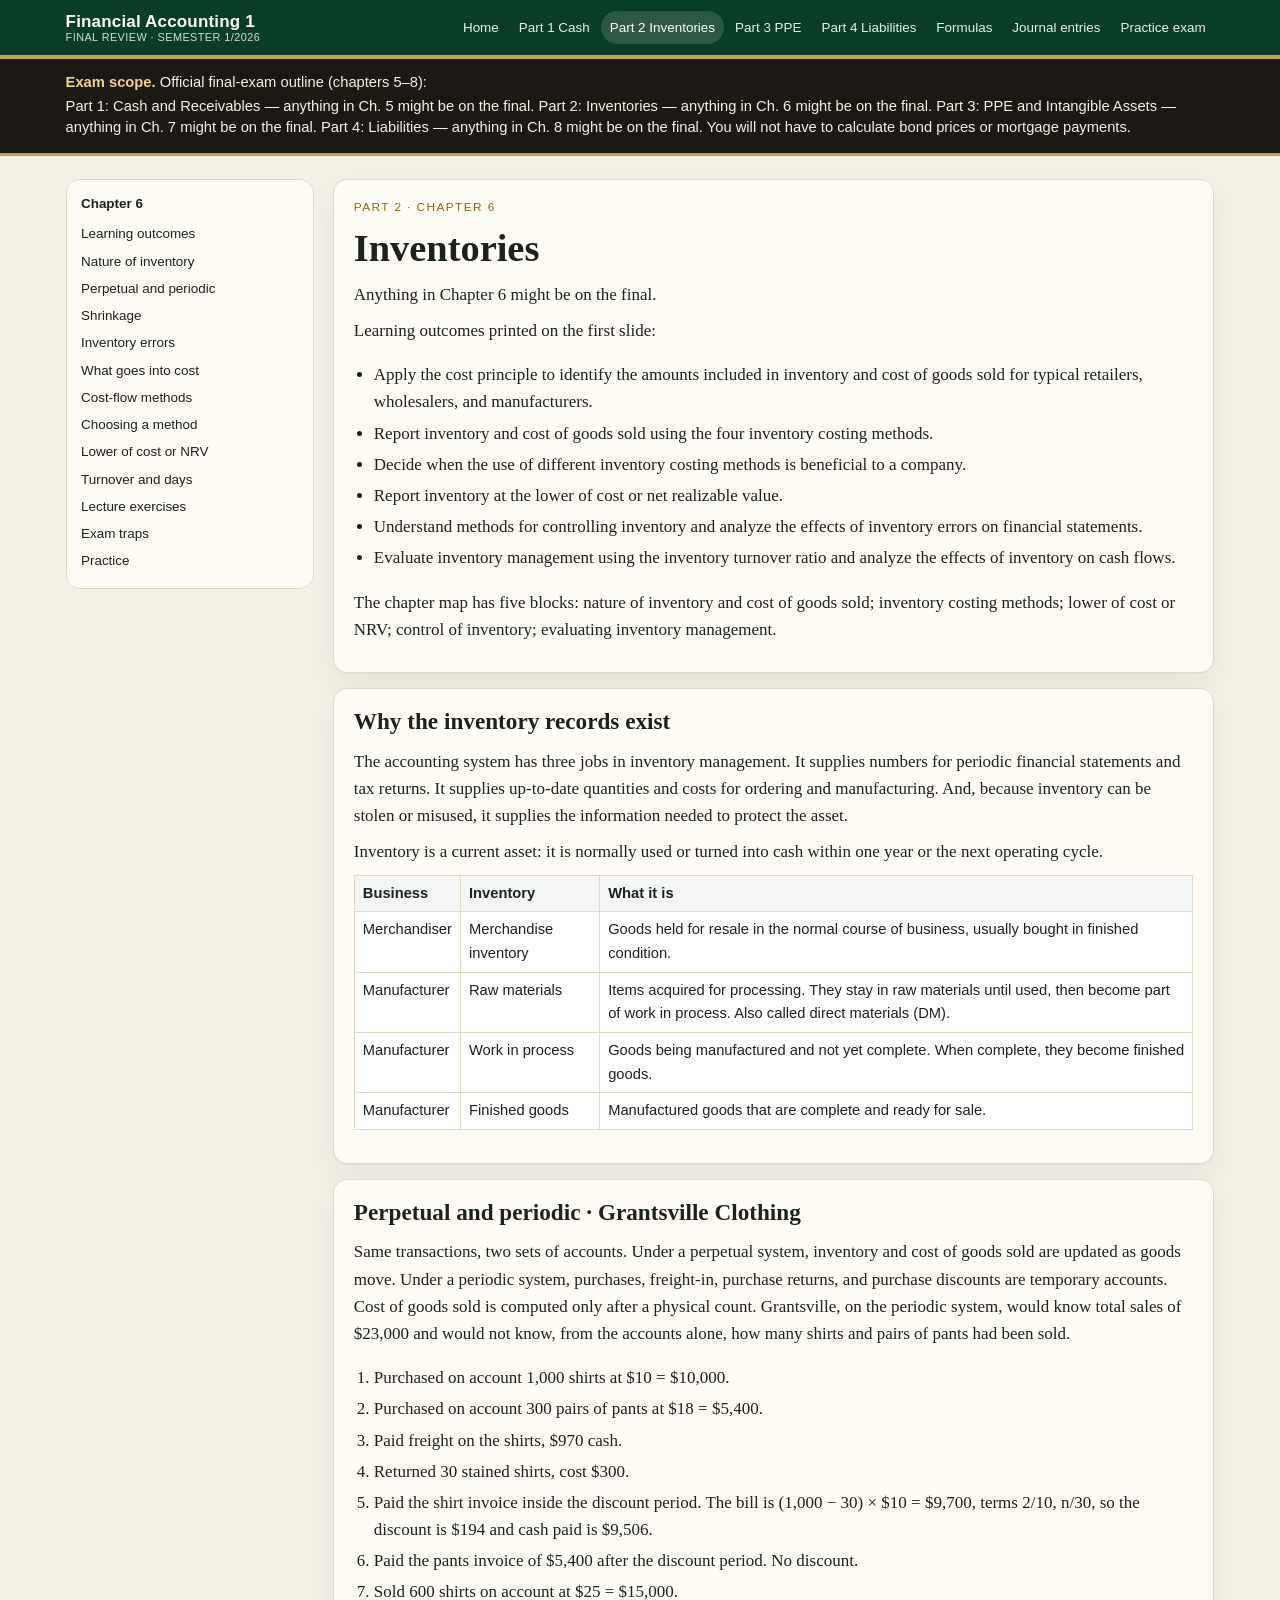
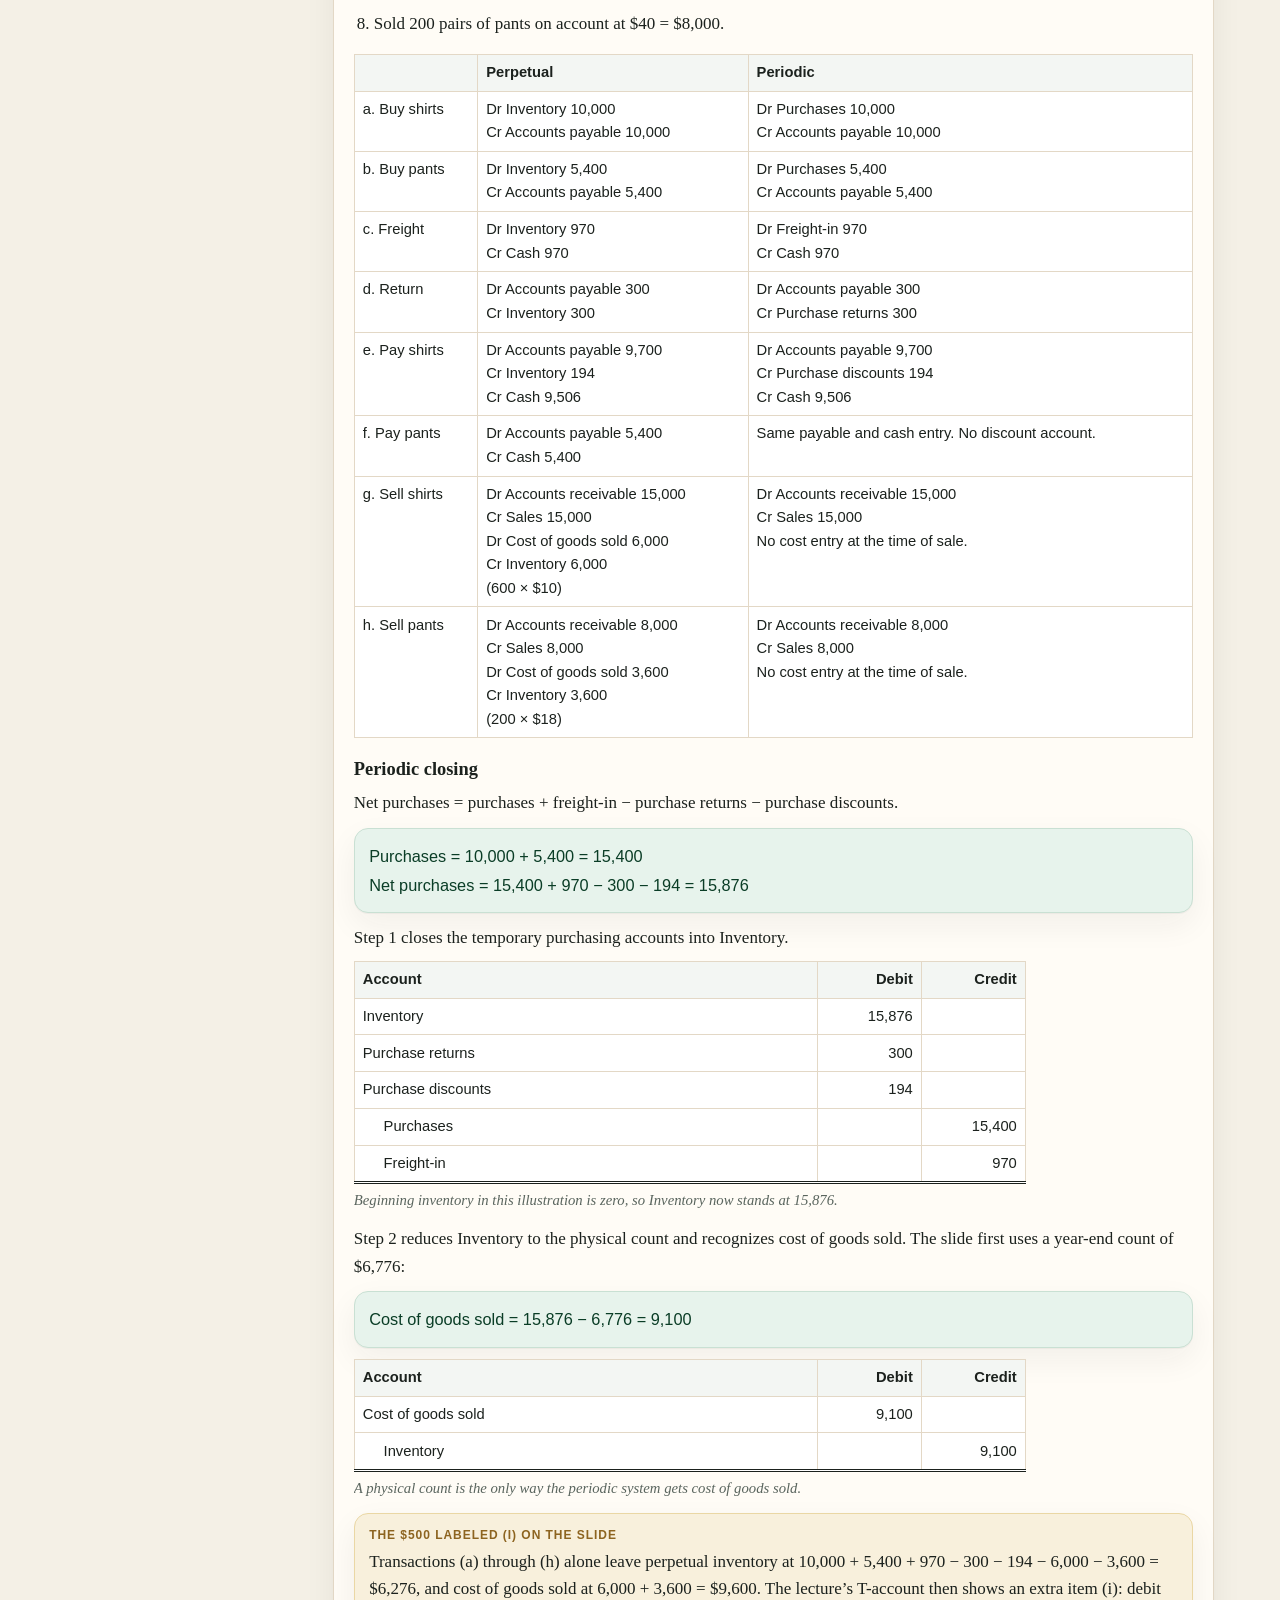
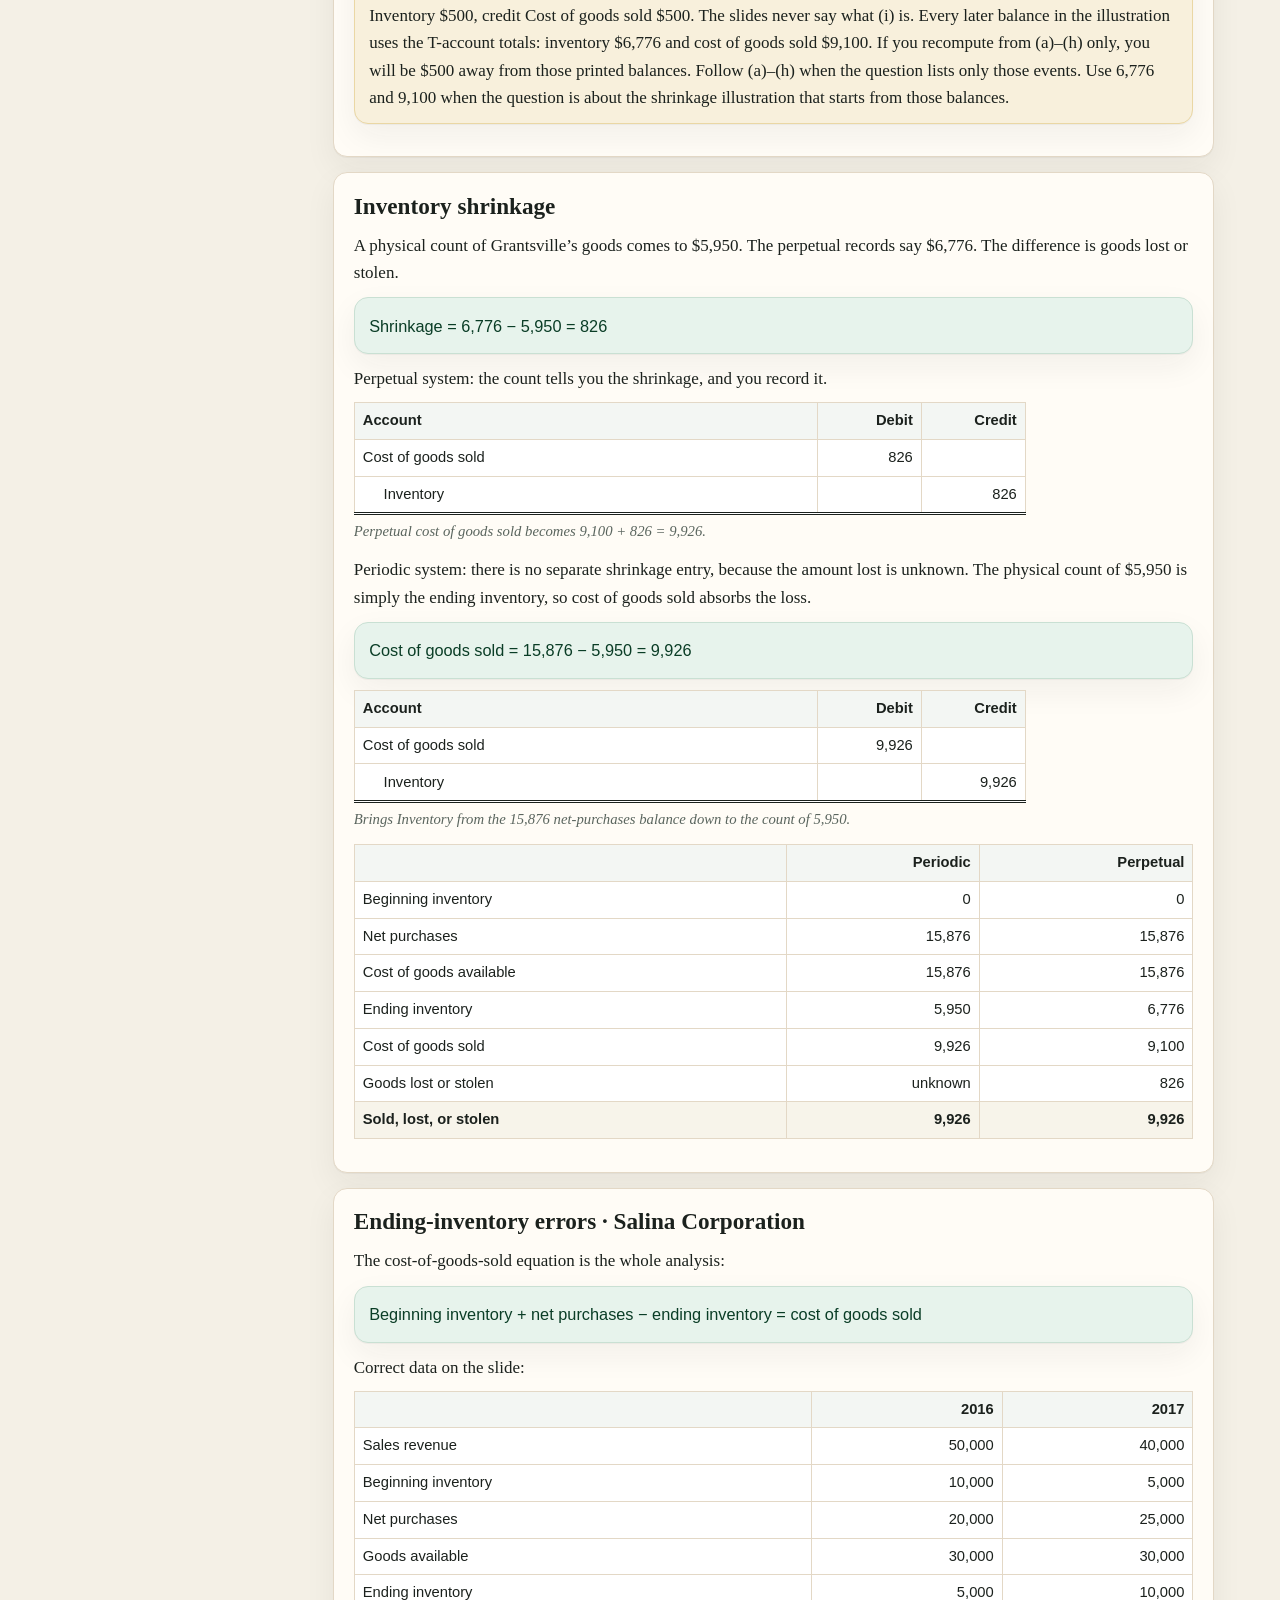
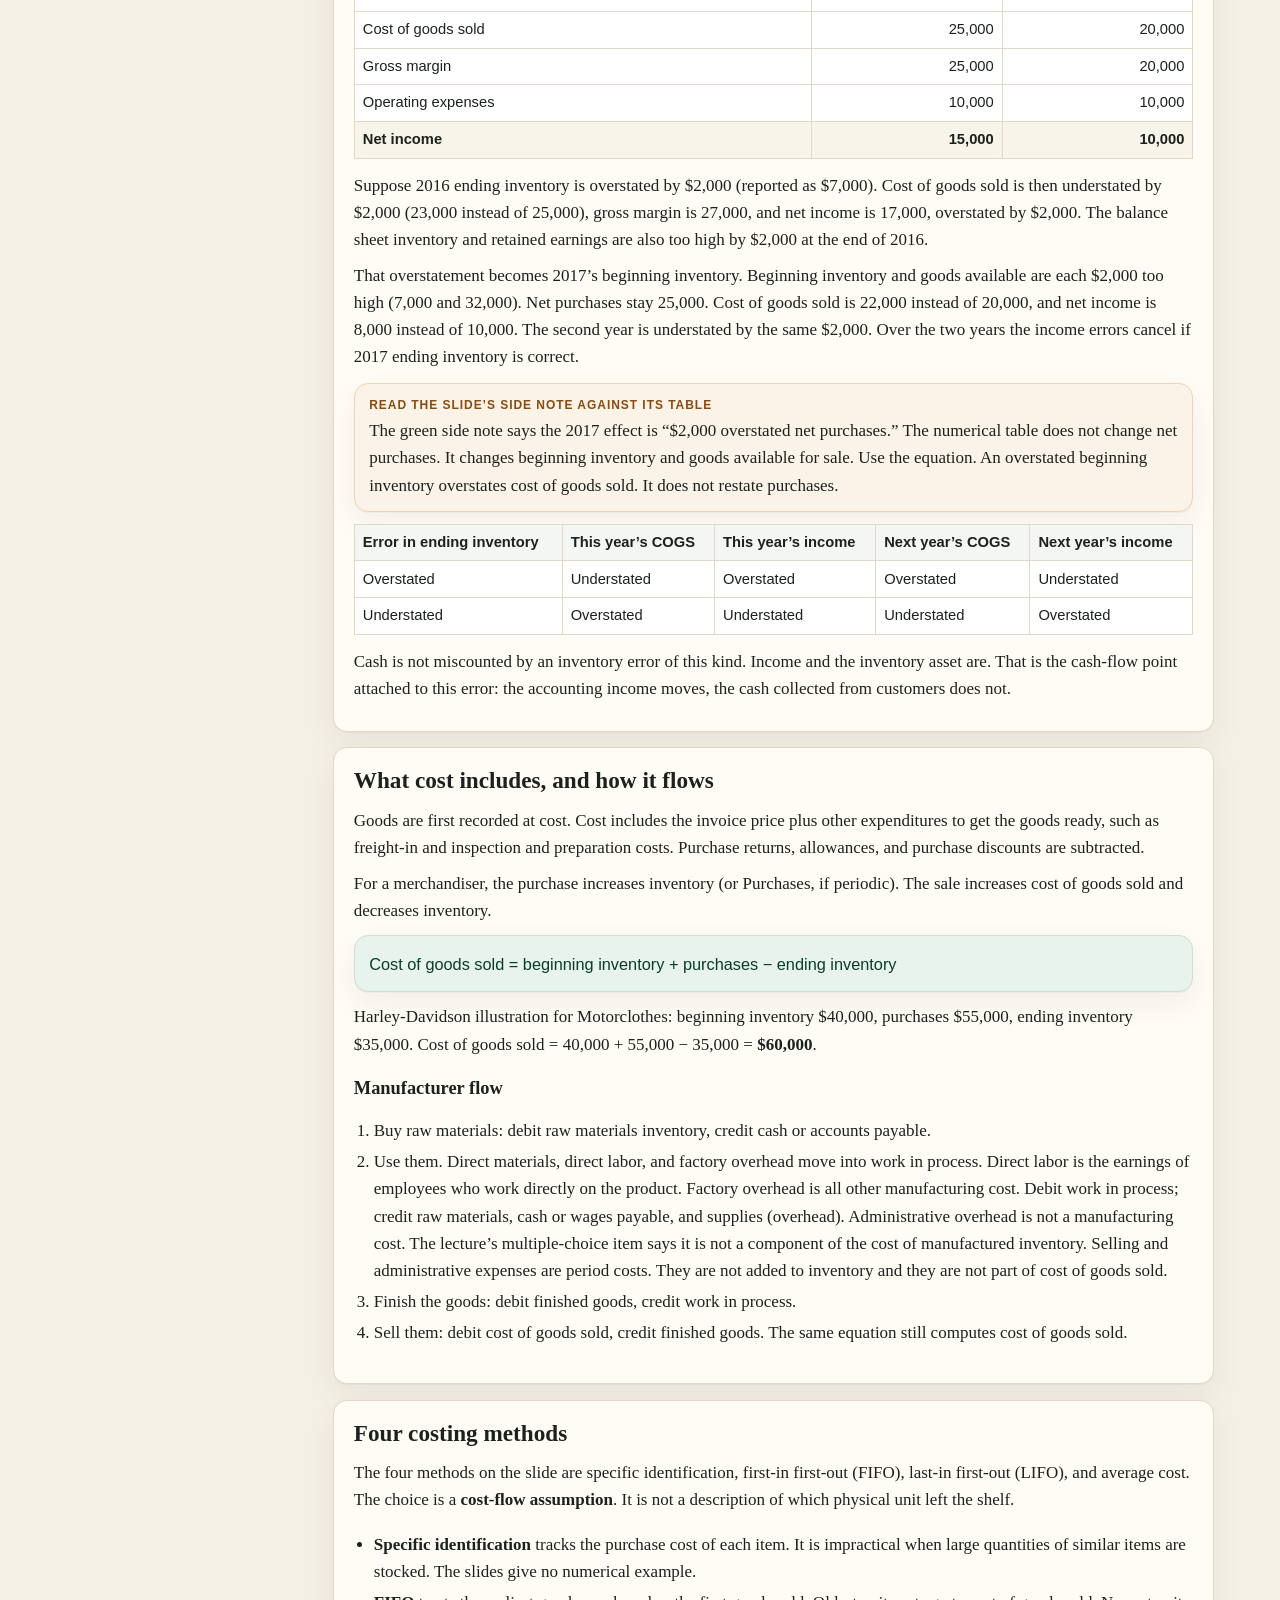
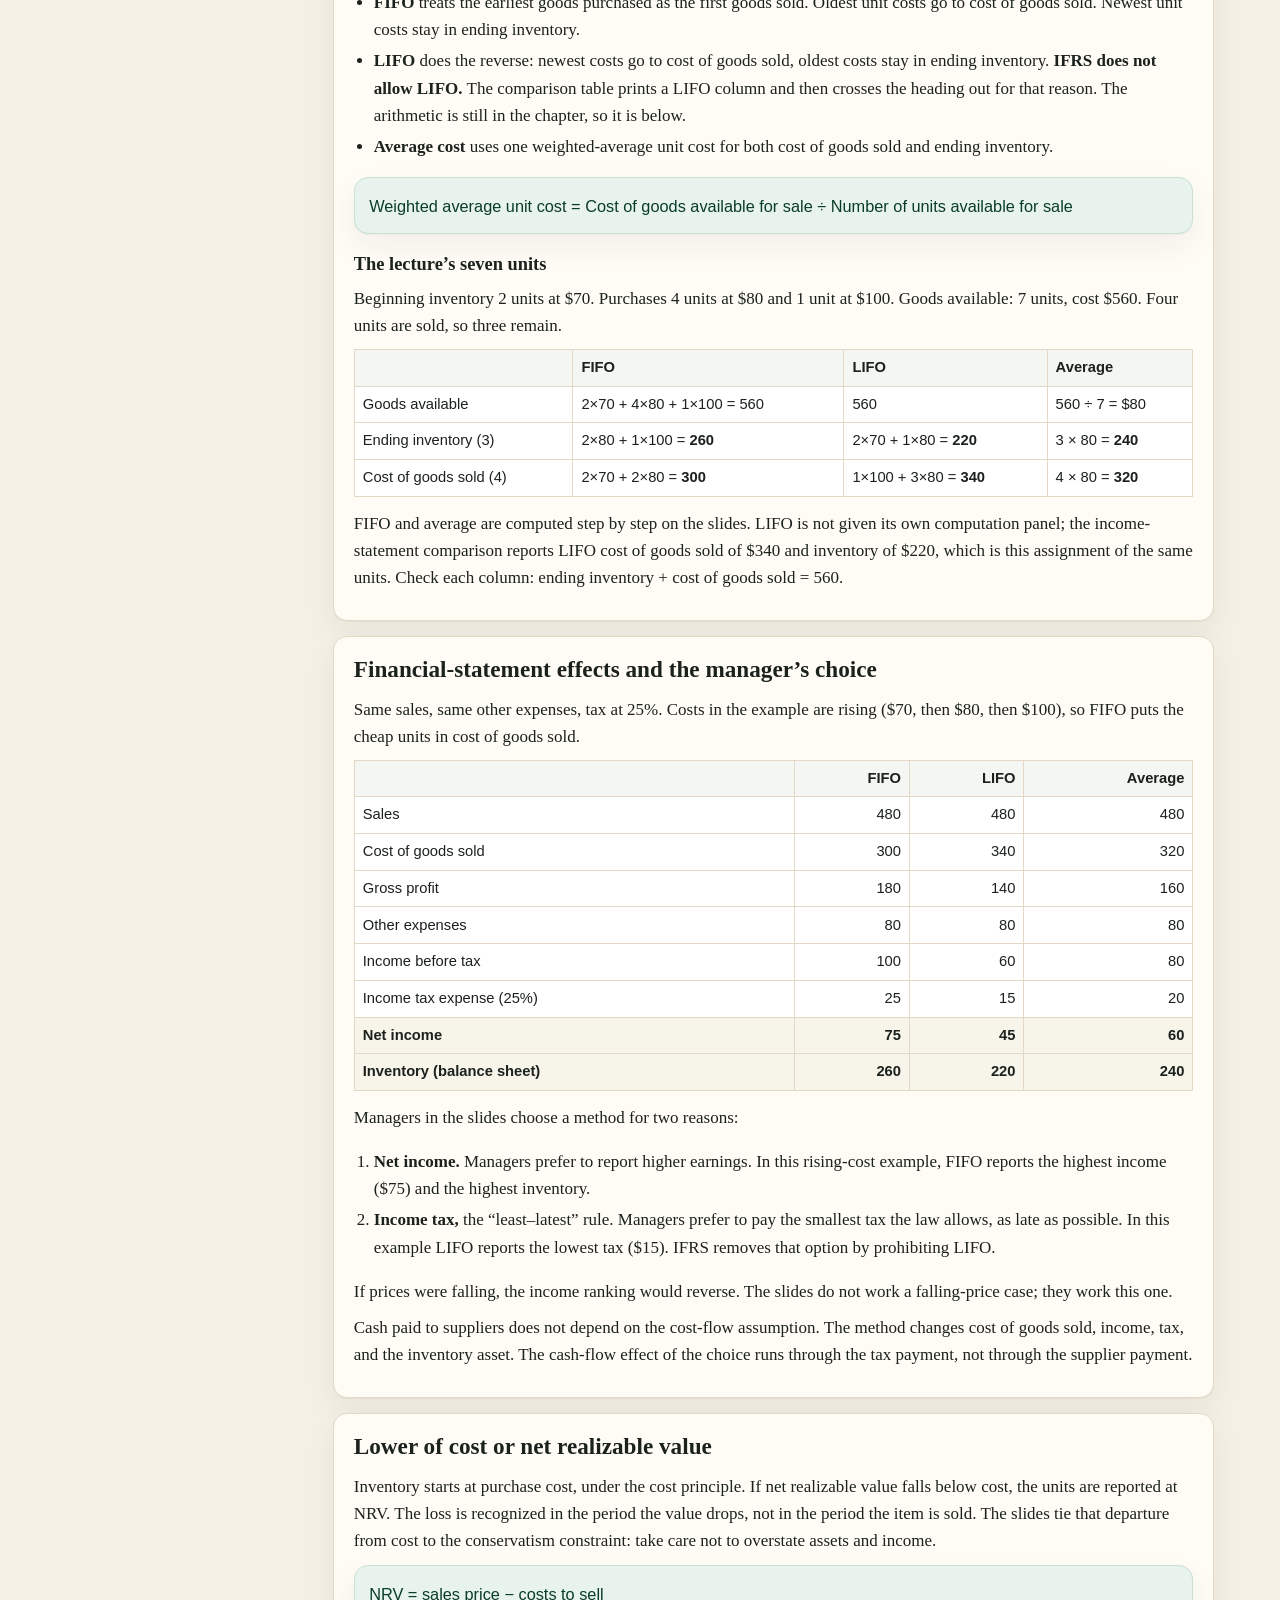
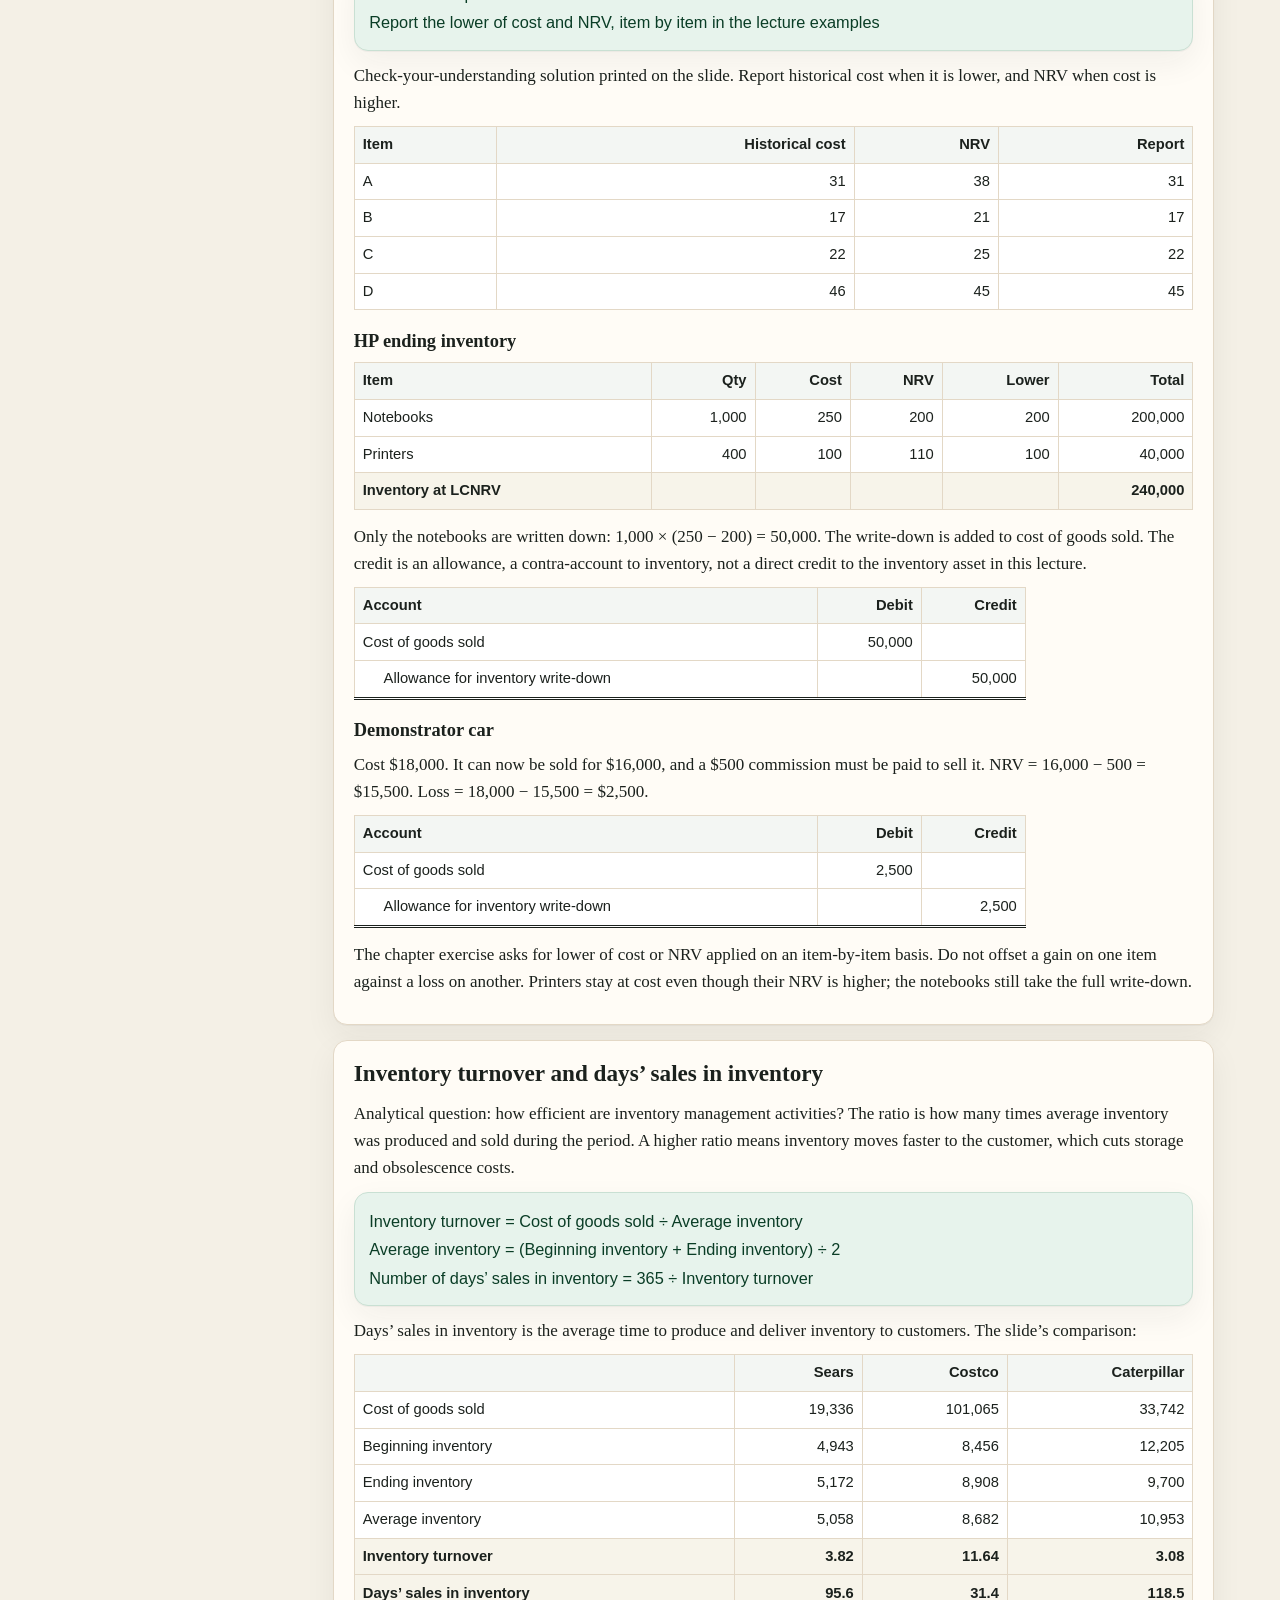
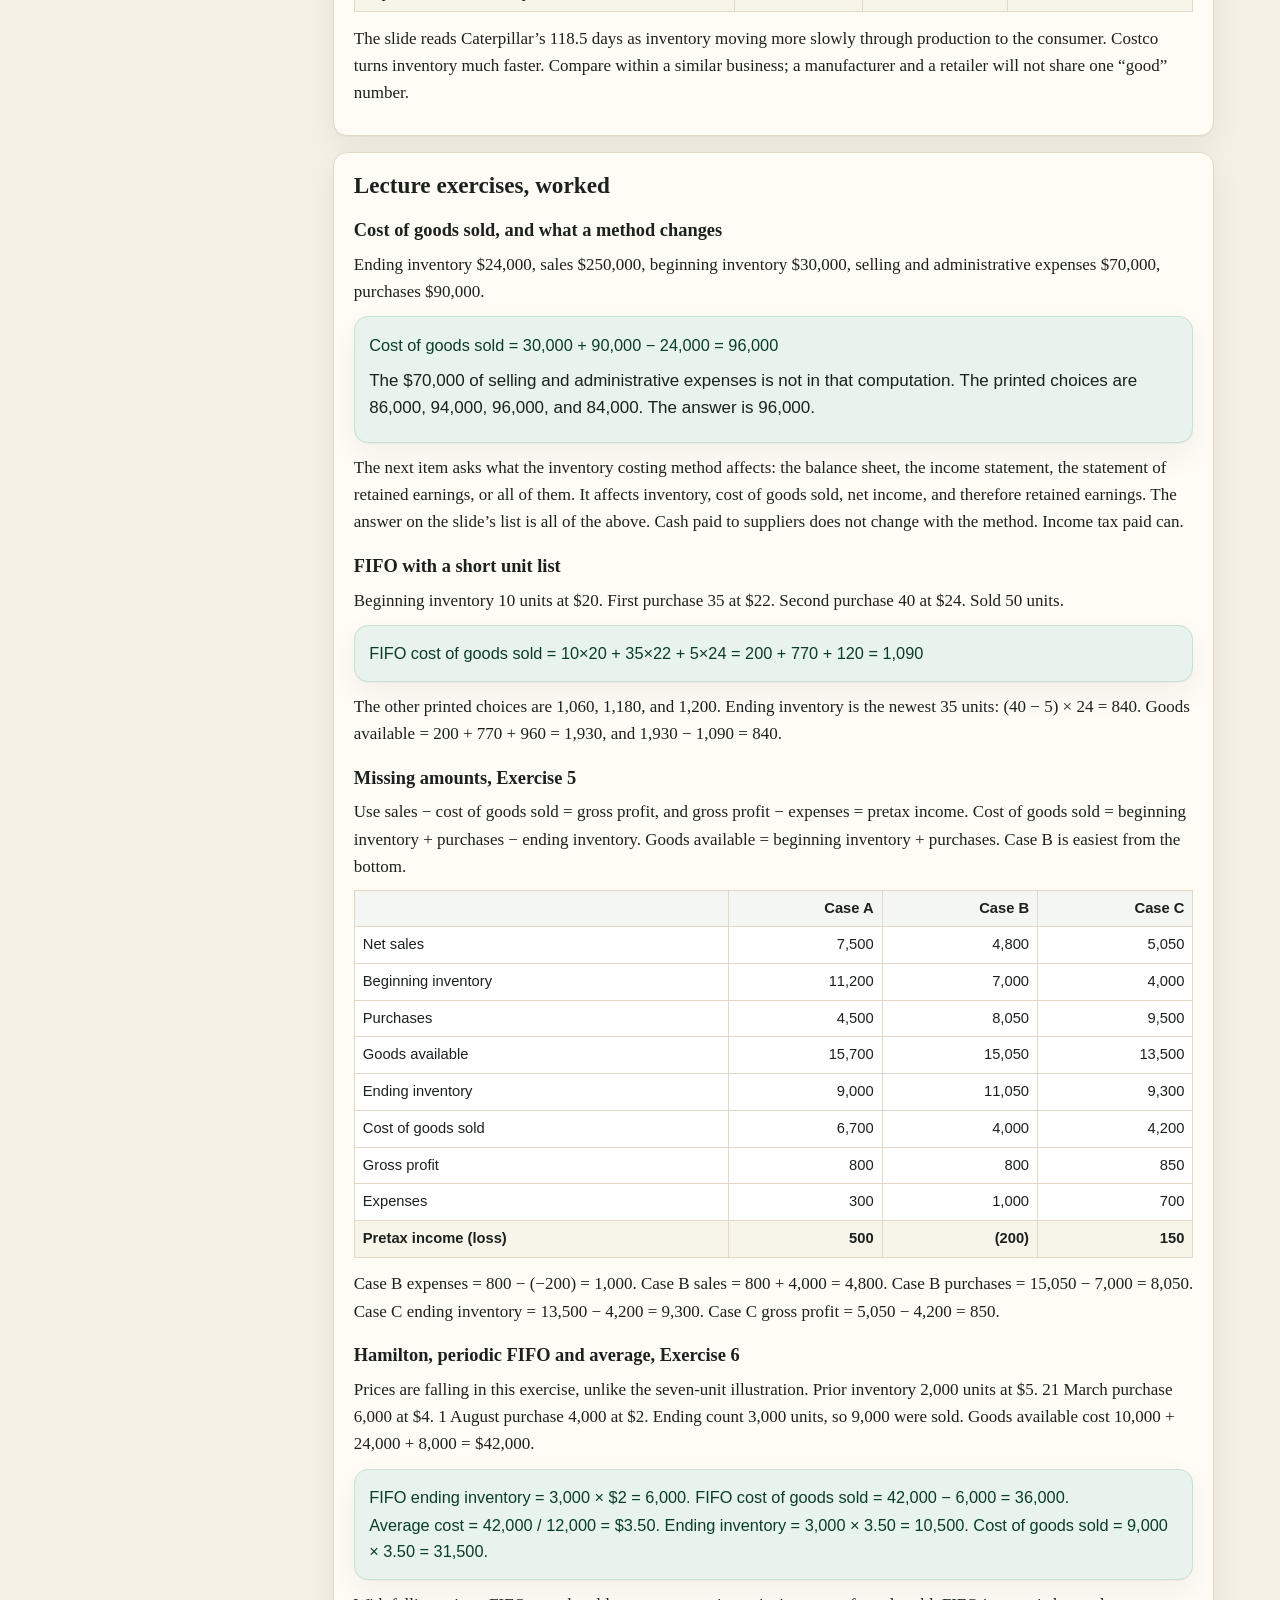
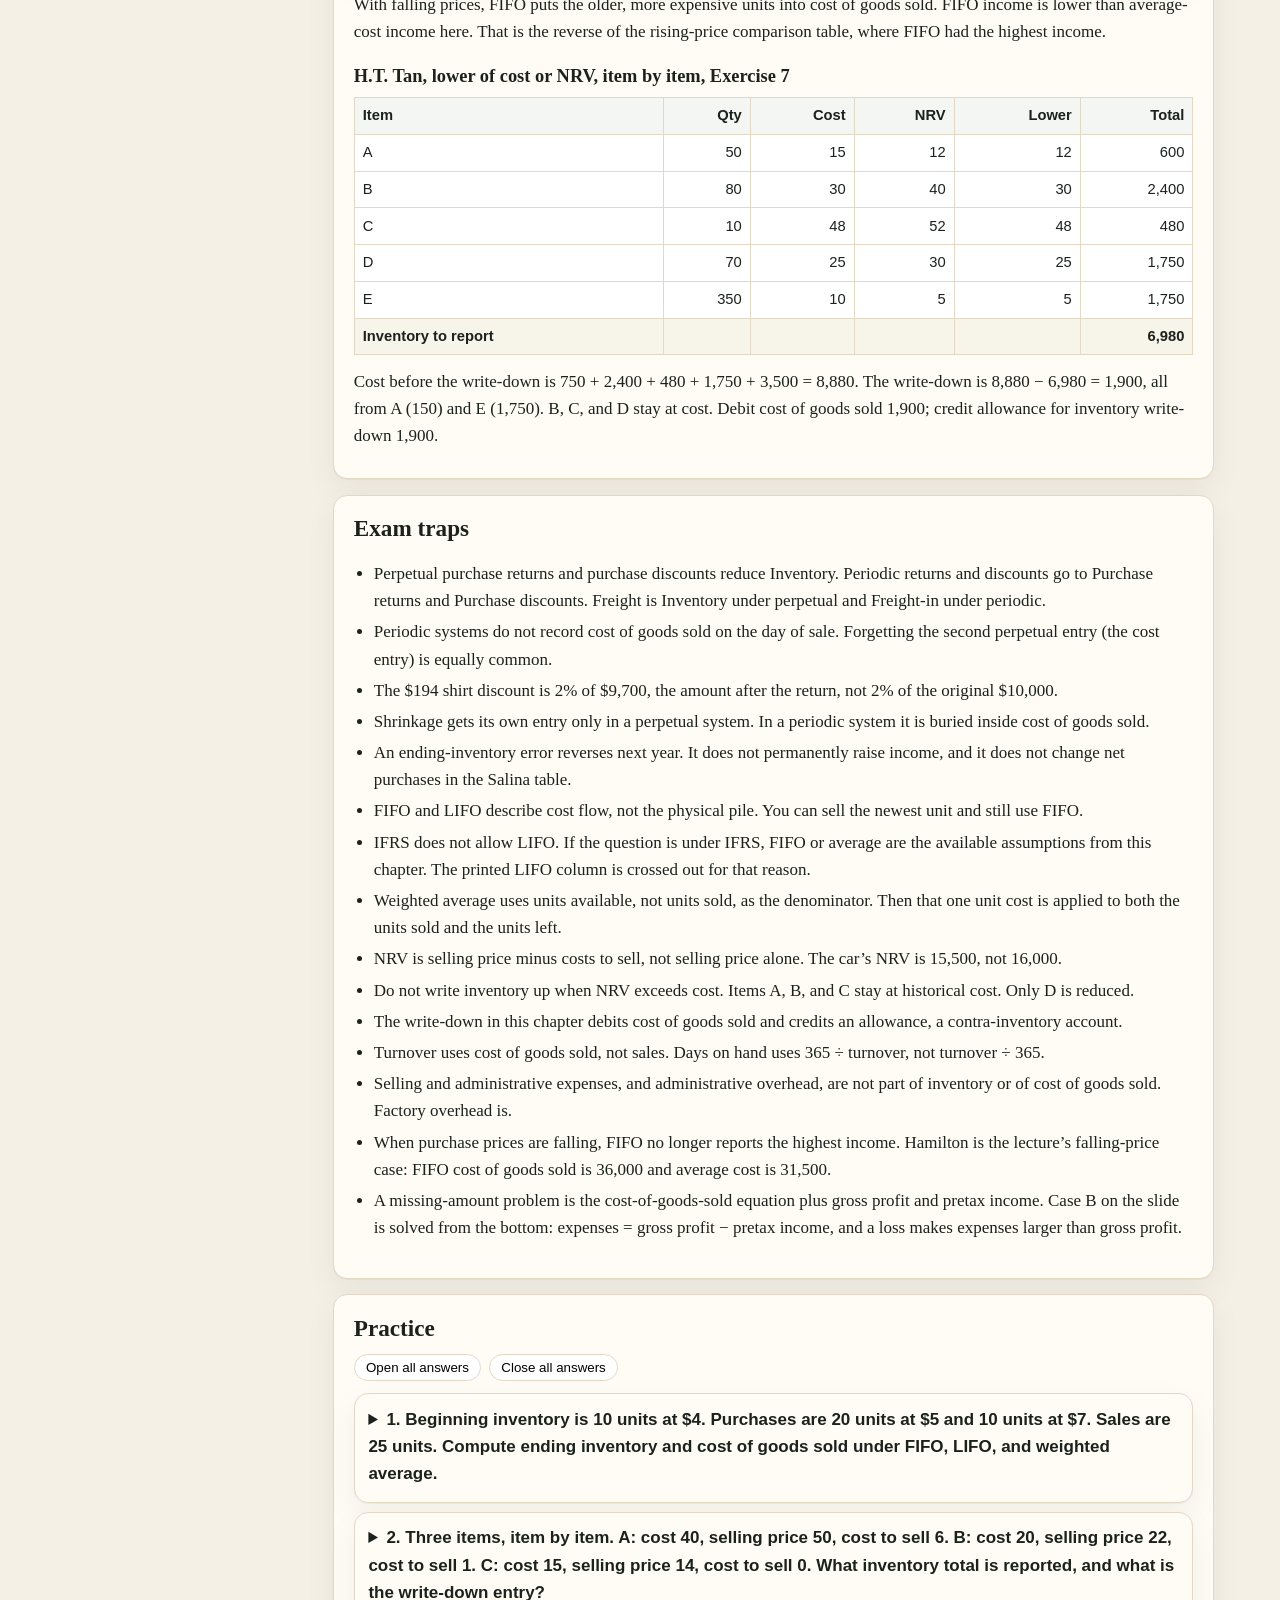
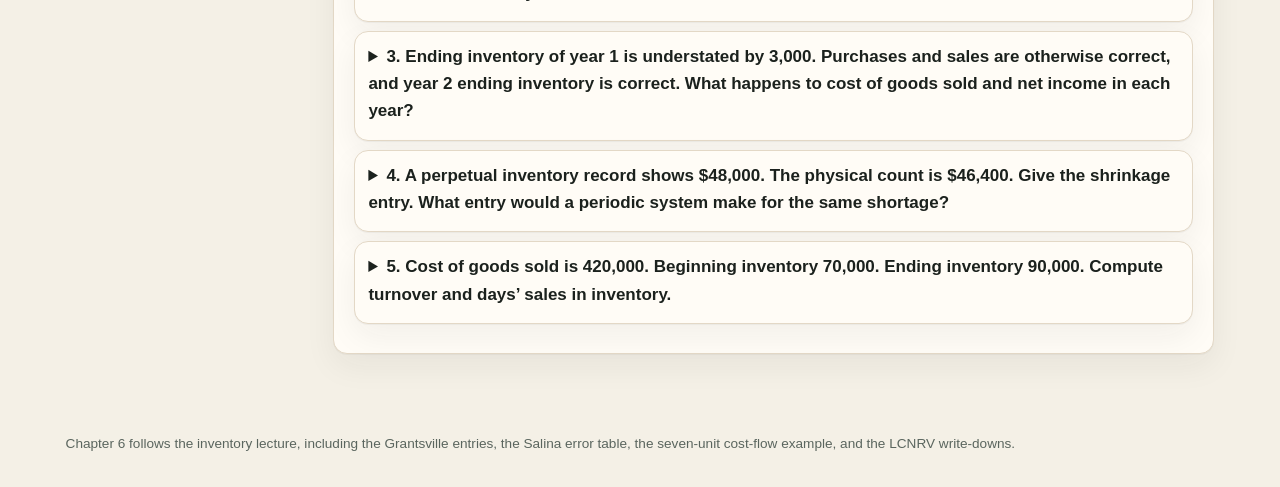
<file: chapter-6.html>
<!DOCTYPE html>
<html lang="en">
<head>
<meta charset="utf-8">
<meta name="viewport" content="width=device-width, initial-scale=1">
<title>Part 2 · Inventories · FA1 final</title>
<link rel="icon" href="favicon.svg" type="image/svg+xml">
<link rel="stylesheet" href="css/styles.css">
</head>
<body>
<a class="skip" href="#main">Skip to content</a>
<header class="site-header">
  <div class="bar">
    <a class="brand" href="index.html">Financial Accounting 1<small>Final review · semester 1/2026</small></a>
    <input class="nav-toggle" type="checkbox" id="nav-toggle" aria-label="Open menu">
    <label class="nav-btn" for="nav-toggle">Menu</label>
    <nav class="site-nav">
      <a href="index.html">Home</a>
      <a href="chapter-5.html">Part 1 Cash</a>
      <a href="chapter-6.html">Part 2 Inventories</a>
      <a href="chapter-7.html">Part 3 PPE</a>
      <a href="chapter-8.html">Part 4 Liabilities</a>
      <a href="formulas.html">Formulas</a>
      <a href="journal-entries.html">Journal entries</a>
      <a href="practice-exam.html">Practice exam</a>
    </nav>
  </div>
</header>
<div class="scope">
  <div class="scope-inner">
    <p><strong>Exam scope.</strong> Official final-exam outline (chapters 5–8):</p>
    <p>Part 1: Cash and Receivables — anything in Ch. 5 might be on the final. Part 2: Inventories — anything in Ch. 6 might be on the final. Part 3: PPE and Intangible Assets — anything in Ch. 7 might be on the final. Part 4: Liabilities — anything in Ch. 8 might be on the final. You will not have to calculate bond prices or mortgage payments.</p>
  </div>
</div>
<main id="main" class="wrap">
  <div class="layout">
    <aside class="toc">
      <strong>Chapter 6</strong>
      <a href="#outcomes">Learning outcomes</a>
      <a href="#nature">Nature of inventory</a>
      <a href="#systems">Perpetual and periodic</a>
      <a href="#shrink">Shrinkage</a>
      <a href="#errors">Inventory errors</a>
      <a href="#cost">What goes into cost</a>
      <a href="#methods">Cost-flow methods</a>
      <a href="#effects">Choosing a method</a>
      <a href="#lcnrv">Lower of cost or NRV</a>
      <a href="#ratios">Turnover and days</a>
      <a href="#exercises">Lecture exercises</a>
      <a href="#traps">Exam traps</a>
      <a href="#practice">Practice</a>
    </aside>
    <div>
      <section class="section" id="outcomes">
        <p class="kicker">Part 2 · Chapter 6</p>
        <h1>Inventories</h1>
        <p>Anything in Chapter 6 might be on the final.</p>
        <p>Learning outcomes printed on the first slide:</p>
        <ul>
          <li>Apply the cost principle to identify the amounts included in inventory and cost of goods sold for typical retailers, wholesalers, and manufacturers.</li>
          <li>Report inventory and cost of goods sold using the four inventory costing methods.</li>
          <li>Decide when the use of different inventory costing methods is beneficial to a company.</li>
          <li>Report inventory at the lower of cost or net realizable value.</li>
          <li>Understand methods for controlling inventory and analyze the effects of inventory errors on financial statements.</li>
          <li>Evaluate inventory management using the inventory turnover ratio and analyze the effects of inventory on cash flows.</li>
        </ul>
        <p>The chapter map has five blocks: nature of inventory and cost of goods sold; inventory costing methods; lower of cost or NRV; control of inventory; evaluating inventory management.</p>
      </section>

      <section class="section" id="nature">
        <h2>Why the inventory records exist</h2>
        <p>The accounting system has three jobs in inventory management. It supplies numbers for periodic financial statements and tax returns. It supplies up-to-date quantities and costs for ordering and manufacturing. And, because inventory can be stolen or misused, it supplies the information needed to protect the asset.</p>
        <p>Inventory is a current asset: it is normally used or turned into cash within one year or the next operating cycle.</p>
        <div class="table-wrap">
          <table>
            <thead><tr><th>Business</th><th>Inventory</th><th>What it is</th></tr></thead>
            <tbody>
              <tr><td>Merchandiser</td><td>Merchandise inventory</td><td>Goods held for resale in the normal course of business, usually bought in finished condition.</td></tr>
              <tr><td>Manufacturer</td><td>Raw materials</td><td>Items acquired for processing. They stay in raw materials until used, then become part of work in process. Also called direct materials (DM).</td></tr>
              <tr><td>Manufacturer</td><td>Work in process</td><td>Goods being manufactured and not yet complete. When complete, they become finished goods.</td></tr>
              <tr><td>Manufacturer</td><td>Finished goods</td><td>Manufactured goods that are complete and ready for sale.</td></tr>
            </tbody>
          </table>
        </div>
      </section>

      <section class="section" id="systems">
        <h2>Perpetual and periodic · Grantsville Clothing</h2>
        <p>Same transactions, two sets of accounts. Under a perpetual system, inventory and cost of goods sold are updated as goods move. Under a periodic system, purchases, freight-in, purchase returns, and purchase discounts are temporary accounts. Cost of goods sold is computed only after a physical count. Grantsville, on the periodic system, would know total sales of $23,000 and would not know, from the accounts alone, how many shirts and pairs of pants had been sold.</p>
        <ol>
          <li>Purchased on account 1,000 shirts at $10 = $10,000.</li>
          <li>Purchased on account 300 pairs of pants at $18 = $5,400.</li>
          <li>Paid freight on the shirts, $970 cash.</li>
          <li>Returned 30 stained shirts, cost $300.</li>
          <li>Paid the shirt invoice inside the discount period. The bill is (1,000 − 30) × $10 = $9,700, terms 2/10, n/30, so the discount is $194 and cash paid is $9,506.</li>
          <li>Paid the pants invoice of $5,400 after the discount period. No discount.</li>
          <li>Sold 600 shirts on account at $25 = $15,000.</li>
          <li>Sold 200 pairs of pants on account at $40 = $8,000.</li>
        </ol>
        <div class="table-wrap">
          <table>
            <thead><tr><th></th><th>Perpetual</th><th>Periodic</th></tr></thead>
            <tbody>
              <tr><td>a. Buy shirts</td><td>Dr Inventory 10,000<br>Cr Accounts payable 10,000</td><td>Dr Purchases 10,000<br>Cr Accounts payable 10,000</td></tr>
              <tr><td>b. Buy pants</td><td>Dr Inventory 5,400<br>Cr Accounts payable 5,400</td><td>Dr Purchases 5,400<br>Cr Accounts payable 5,400</td></tr>
              <tr><td>c. Freight</td><td>Dr Inventory 970<br>Cr Cash 970</td><td>Dr Freight-in 970<br>Cr Cash 970</td></tr>
              <tr><td>d. Return</td><td>Dr Accounts payable 300<br>Cr Inventory 300</td><td>Dr Accounts payable 300<br>Cr Purchase returns 300</td></tr>
              <tr><td>e. Pay shirts</td><td>Dr Accounts payable 9,700<br>Cr Inventory 194<br>Cr Cash 9,506</td><td>Dr Accounts payable 9,700<br>Cr Purchase discounts 194<br>Cr Cash 9,506</td></tr>
              <tr><td>f. Pay pants</td><td>Dr Accounts payable 5,400<br>Cr Cash 5,400</td><td>Same payable and cash entry. No discount account.</td></tr>
              <tr><td>g. Sell shirts</td><td>Dr Accounts receivable 15,000<br>Cr Sales 15,000<br>Dr Cost of goods sold 6,000<br>Cr Inventory 6,000<br>(600 × $10)</td><td>Dr Accounts receivable 15,000<br>Cr Sales 15,000<br>No cost entry at the time of sale.</td></tr>
              <tr><td>h. Sell pants</td><td>Dr Accounts receivable 8,000<br>Cr Sales 8,000<br>Dr Cost of goods sold 3,600<br>Cr Inventory 3,600<br>(200 × $18)</td><td>Dr Accounts receivable 8,000<br>Cr Sales 8,000<br>No cost entry at the time of sale.</td></tr>
            </tbody>
          </table>
        </div>
        <h3>Periodic closing</h3>
        <p>Net purchases = purchases + freight-in − purchase returns − purchase discounts.</p>
        <div class="formula">
          <p class="eq">Purchases = 10,000 + 5,400 = 15,400</p>
          <p class="eq">Net purchases = 15,400 + 970 − 300 − 194 = 15,876</p>
        </div>
        <p>Step 1 closes the temporary purchasing accounts into Inventory.</p>
        <div class="table-wrap">
          <table class="je">
            <thead><tr><th>Account</th><th class="num">Debit</th><th class="num">Credit</th></tr></thead>
            <tbody>
              <tr><td class="acct">Inventory</td><td class="num">15,876</td><td class="num"></td></tr>
              <tr><td class="acct">Purchase returns</td><td class="num">300</td><td class="num"></td></tr>
              <tr><td class="acct">Purchase discounts</td><td class="num">194</td><td class="num"></td></tr>
              <tr><td class="acct cr">Purchases</td><td class="num"></td><td class="num">15,400</td></tr>
              <tr><td class="acct cr">Freight-in</td><td class="num"></td><td class="num">970</td></tr>
            </tbody>
            <caption>Beginning inventory in this illustration is zero, so Inventory now stands at 15,876.</caption>
          </table>
        </div>
        <p>Step 2 reduces Inventory to the physical count and recognizes cost of goods sold. The slide first uses a year-end count of $6,776:</p>
        <div class="formula">
          <p class="eq">Cost of goods sold = 15,876 − 6,776 = 9,100</p>
        </div>
        <div class="table-wrap">
          <table class="je">
            <thead><tr><th>Account</th><th class="num">Debit</th><th class="num">Credit</th></tr></thead>
            <tbody>
              <tr><td class="acct">Cost of goods sold</td><td class="num">9,100</td><td class="num"></td></tr>
              <tr><td class="acct cr">Inventory</td><td class="num"></td><td class="num">9,100</td></tr>
            </tbody>
            <caption>A physical count is the only way the periodic system gets cost of goods sold.</caption>
          </table>
        </div>
        <div class="callout note">
          <strong class="label">The $500 labeled (i) on the slide</strong>
          Transactions (a) through (h) alone leave perpetual inventory at 10,000 + 5,400 + 970 − 300 − 194 − 6,000 − 3,600 = $6,276, and cost of goods sold at 6,000 + 3,600 = $9,600. The lecture’s T-account then shows an extra item (i): debit Inventory $500, credit Cost of goods sold $500. The slides never say what (i) is. Every later balance in the illustration uses the T-account totals: inventory $6,776 and cost of goods sold $9,100. If you recompute from (a)–(h) only, you will be $500 away from those printed balances. Follow (a)–(h) when the question lists only those events. Use 6,776 and 9,100 when the question is about the shrinkage illustration that starts from those balances.
        </div>
      </section>

      <section class="section" id="shrink">
        <h2>Inventory shrinkage</h2>
        <p>A physical count of Grantsville’s goods comes to $5,950. The perpetual records say $6,776. The difference is goods lost or stolen.</p>
        <div class="formula">
          <p class="eq">Shrinkage = 6,776 − 5,950 = 826</p>
        </div>
        <p>Perpetual system: the count tells you the shrinkage, and you record it.</p>
        <div class="table-wrap">
          <table class="je">
            <thead><tr><th>Account</th><th class="num">Debit</th><th class="num">Credit</th></tr></thead>
            <tbody>
              <tr><td class="acct">Cost of goods sold</td><td class="num">826</td><td class="num"></td></tr>
              <tr><td class="acct cr">Inventory</td><td class="num"></td><td class="num">826</td></tr>
            </tbody>
            <caption>Perpetual cost of goods sold becomes 9,100 + 826 = 9,926.</caption>
          </table>
        </div>
        <p>Periodic system: there is no separate shrinkage entry, because the amount lost is unknown. The physical count of $5,950 is simply the ending inventory, so cost of goods sold absorbs the loss.</p>
        <div class="formula">
          <p class="eq">Cost of goods sold = 15,876 − 5,950 = 9,926</p>
        </div>
        <div class="table-wrap">
          <table class="je">
            <thead><tr><th>Account</th><th class="num">Debit</th><th class="num">Credit</th></tr></thead>
            <tbody>
              <tr><td class="acct">Cost of goods sold</td><td class="num">9,926</td><td class="num"></td></tr>
              <tr><td class="acct cr">Inventory</td><td class="num"></td><td class="num">9,926</td></tr>
            </tbody>
            <caption>Brings Inventory from the 15,876 net-purchases balance down to the count of 5,950.</caption>
          </table>
        </div>
        <div class="table-wrap">
          <table>
            <thead><tr><th></th><th class="num">Periodic</th><th class="num">Perpetual</th></tr></thead>
            <tbody>
              <tr><td>Beginning inventory</td><td class="num">0</td><td class="num">0</td></tr>
              <tr><td>Net purchases</td><td class="num">15,876</td><td class="num">15,876</td></tr>
              <tr><td>Cost of goods available</td><td class="num">15,876</td><td class="num">15,876</td></tr>
              <tr><td>Ending inventory</td><td class="num">5,950</td><td class="num">6,776</td></tr>
              <tr><td>Cost of goods sold</td><td class="num">9,926</td><td class="num">9,100</td></tr>
              <tr><td>Goods lost or stolen</td><td class="num">unknown</td><td class="num">826</td></tr>
              <tr class="total"><td>Sold, lost, or stolen</td><td class="num">9,926</td><td class="num">9,926</td></tr>
            </tbody>
          </table>
        </div>
      </section>

      <section class="section" id="errors">
        <h2>Ending-inventory errors · Salina Corporation</h2>
        <p>The cost-of-goods-sold equation is the whole analysis:</p>
        <div class="formula">
          <p class="eq">Beginning inventory + net purchases − ending inventory = cost of goods sold</p>
        </div>
        <p>Correct data on the slide:</p>
        <div class="table-wrap">
          <table>
            <thead><tr><th></th><th class="num">2016</th><th class="num">2017</th></tr></thead>
            <tbody>
              <tr><td>Sales revenue</td><td class="num">50,000</td><td class="num">40,000</td></tr>
              <tr><td>Beginning inventory</td><td class="num">10,000</td><td class="num">5,000</td></tr>
              <tr><td>Net purchases</td><td class="num">20,000</td><td class="num">25,000</td></tr>
              <tr><td>Goods available</td><td class="num">30,000</td><td class="num">30,000</td></tr>
              <tr><td>Ending inventory</td><td class="num">5,000</td><td class="num">10,000</td></tr>
              <tr><td>Cost of goods sold</td><td class="num">25,000</td><td class="num">20,000</td></tr>
              <tr><td>Gross margin</td><td class="num">25,000</td><td class="num">20,000</td></tr>
              <tr><td>Operating expenses</td><td class="num">10,000</td><td class="num">10,000</td></tr>
              <tr class="total"><td>Net income</td><td class="num">15,000</td><td class="num">10,000</td></tr>
            </tbody>
          </table>
        </div>
        <p>Suppose 2016 ending inventory is overstated by $2,000 (reported as $7,000). Cost of goods sold is then understated by $2,000 (23,000 instead of 25,000), gross margin is 27,000, and net income is 17,000, overstated by $2,000. The balance sheet inventory and retained earnings are also too high by $2,000 at the end of 2016.</p>
        <p>That overstatement becomes 2017’s beginning inventory. Beginning inventory and goods available are each $2,000 too high (7,000 and 32,000). Net purchases stay 25,000. Cost of goods sold is 22,000 instead of 20,000, and net income is 8,000 instead of 10,000. The second year is understated by the same $2,000. Over the two years the income errors cancel if 2017 ending inventory is correct.</p>
        <div class="callout trap">
          <strong class="label">Read the slide’s side note against its table</strong>
          The green side note says the 2017 effect is “$2,000 overstated net purchases.” The numerical table does not change net purchases. It changes beginning inventory and goods available for sale. Use the equation. An overstated beginning inventory overstates cost of goods sold. It does not restate purchases.
        </div>
        <div class="table-wrap">
          <table>
            <thead><tr><th>Error in ending inventory</th><th>This year’s COGS</th><th>This year’s income</th><th>Next year’s COGS</th><th>Next year’s income</th></tr></thead>
            <tbody>
              <tr><td>Overstated</td><td>Understated</td><td>Overstated</td><td>Overstated</td><td>Understated</td></tr>
              <tr><td>Understated</td><td>Overstated</td><td>Understated</td><td>Understated</td><td>Overstated</td></tr>
            </tbody>
          </table>
        </div>
        <p>Cash is not miscounted by an inventory error of this kind. Income and the inventory asset are. That is the cash-flow point attached to this error: the accounting income moves, the cash collected from customers does not.</p>
      </section>

      <section class="section" id="cost">
        <h2>What cost includes, and how it flows</h2>
        <p>Goods are first recorded at cost. Cost includes the invoice price plus other expenditures to get the goods ready, such as freight-in and inspection and preparation costs. Purchase returns, allowances, and purchase discounts are subtracted.</p>
        <p>For a merchandiser, the purchase increases inventory (or Purchases, if periodic). The sale increases cost of goods sold and decreases inventory.</p>
        <div class="formula">
          <p class="eq">Cost of goods sold = beginning inventory + purchases − ending inventory</p>
        </div>
        <p>Harley-Davidson illustration for Motorclothes: beginning inventory $40,000, purchases $55,000, ending inventory $35,000. Cost of goods sold = 40,000 + 55,000 − 35,000 = <strong>$60,000</strong>.</p>
        <h3>Manufacturer flow</h3>
        <ol>
          <li>Buy raw materials: debit raw materials inventory, credit cash or accounts payable.</li>
          <li>Use them. Direct materials, direct labor, and factory overhead move into work in process. Direct labor is the earnings of employees who work directly on the product. Factory overhead is all other manufacturing cost. Debit work in process; credit raw materials, cash or wages payable, and supplies (overhead). Administrative overhead is not a manufacturing cost. The lecture’s multiple-choice item says it is not a component of the cost of manufactured inventory. Selling and administrative expenses are period costs. They are not added to inventory and they are not part of cost of goods sold.</li>
          <li>Finish the goods: debit finished goods, credit work in process.</li>
          <li>Sell them: debit cost of goods sold, credit finished goods. The same equation still computes cost of goods sold.</li>
        </ol>
      </section>

      <section class="section" id="methods">
        <h2>Four costing methods</h2>
        <p>The four methods on the slide are specific identification, first-in first-out (FIFO), last-in first-out (LIFO), and average cost. The choice is a <strong>cost-flow assumption</strong>. It is not a description of which physical unit left the shelf.</p>
        <ul>
          <li><strong>Specific identification</strong> tracks the purchase cost of each item. It is impractical when large quantities of similar items are stocked. The slides give no numerical example.</li>
          <li><strong>FIFO</strong> treats the earliest goods purchased as the first goods sold. Oldest unit costs go to cost of goods sold. Newest unit costs stay in ending inventory.</li>
          <li><strong>LIFO</strong> does the reverse: newest costs go to cost of goods sold, oldest costs stay in ending inventory. <strong>IFRS does not allow LIFO.</strong> The comparison table prints a LIFO column and then crosses the heading out for that reason. The arithmetic is still in the chapter, so it is below.</li>
          <li><strong>Average cost</strong> uses one weighted-average unit cost for both cost of goods sold and ending inventory.</li>
        </ul>
        <div class="formula">
          <p class="eq">Weighted average unit cost = Cost of goods available for sale ÷ Number of units available for sale</p>
        </div>
        <h3>The lecture’s seven units</h3>
        <p>Beginning inventory 2 units at $70. Purchases 4 units at $80 and 1 unit at $100. Goods available: 7 units, cost $560. Four units are sold, so three remain.</p>
        <div class="table-wrap">
          <table>
            <thead><tr><th></th><th>FIFO</th><th>LIFO</th><th>Average</th></tr></thead>
            <tbody>
              <tr><td>Goods available</td><td>2×70 + 4×80 + 1×100 = 560</td><td>560</td><td>560 ÷ 7 = $80</td></tr>
              <tr><td>Ending inventory (3)</td><td>2×80 + 1×100 = <strong>260</strong></td><td>2×70 + 1×80 = <strong>220</strong></td><td>3 × 80 = <strong>240</strong></td></tr>
              <tr><td>Cost of goods sold (4)</td><td>2×70 + 2×80 = <strong>300</strong></td><td>1×100 + 3×80 = <strong>340</strong></td><td>4 × 80 = <strong>320</strong></td></tr>
            </tbody>
          </table>
        </div>
        <p>FIFO and average are computed step by step on the slides. LIFO is not given its own computation panel; the income-statement comparison reports LIFO cost of goods sold of $340 and inventory of $220, which is this assignment of the same units. Check each column: ending inventory + cost of goods sold = 560.</p>
      </section>

      <section class="section" id="effects">
        <h2>Financial-statement effects and the manager’s choice</h2>
        <p>Same sales, same other expenses, tax at 25%. Costs in the example are rising ($70, then $80, then $100), so FIFO puts the cheap units in cost of goods sold.</p>
        <div class="table-wrap">
          <table>
            <thead><tr><th></th><th class="num">FIFO</th><th class="num">LIFO</th><th class="num">Average</th></tr></thead>
            <tbody>
              <tr><td>Sales</td><td class="num">480</td><td class="num">480</td><td class="num">480</td></tr>
              <tr><td>Cost of goods sold</td><td class="num">300</td><td class="num">340</td><td class="num">320</td></tr>
              <tr><td>Gross profit</td><td class="num">180</td><td class="num">140</td><td class="num">160</td></tr>
              <tr><td>Other expenses</td><td class="num">80</td><td class="num">80</td><td class="num">80</td></tr>
              <tr><td>Income before tax</td><td class="num">100</td><td class="num">60</td><td class="num">80</td></tr>
              <tr><td>Income tax expense (25%)</td><td class="num">25</td><td class="num">15</td><td class="num">20</td></tr>
              <tr class="total"><td>Net income</td><td class="num">75</td><td class="num">45</td><td class="num">60</td></tr>
              <tr class="total"><td>Inventory (balance sheet)</td><td class="num">260</td><td class="num">220</td><td class="num">240</td></tr>
            </tbody>
          </table>
        </div>
        <p>Managers in the slides choose a method for two reasons:</p>
        <ol>
          <li><strong>Net income.</strong> Managers prefer to report higher earnings. In this rising-cost example, FIFO reports the highest income ($75) and the highest inventory.</li>
          <li><strong>Income tax,</strong> the “least–latest” rule. Managers prefer to pay the smallest tax the law allows, as late as possible. In this example LIFO reports the lowest tax ($15). IFRS removes that option by prohibiting LIFO.</li>
        </ol>
        <p>If prices were falling, the income ranking would reverse. The slides do not work a falling-price case; they work this one.</p>
        <p>Cash paid to suppliers does not depend on the cost-flow assumption. The method changes cost of goods sold, income, tax, and the inventory asset. The cash-flow effect of the choice runs through the tax payment, not through the supplier payment.</p>
      </section>

      <section class="section" id="lcnrv">
        <h2>Lower of cost or net realizable value</h2>
        <p>Inventory starts at purchase cost, under the cost principle. If net realizable value falls below cost, the units are reported at NRV. The loss is recognized in the period the value drops, not in the period the item is sold. The slides tie that departure from cost to the conservatism constraint: take care not to overstate assets and income.</p>
        <div class="formula">
          <p class="eq">NRV = sales price − costs to sell</p>
          <p class="eq">Report the lower of cost and NRV, item by item in the lecture examples</p>
        </div>
        <p>Check-your-understanding solution printed on the slide. Report historical cost when it is lower, and NRV when cost is higher.</p>
        <div class="table-wrap">
          <table>
            <thead><tr><th>Item</th><th class="num">Historical cost</th><th class="num">NRV</th><th class="num">Report</th></tr></thead>
            <tbody>
              <tr><td>A</td><td class="num">31</td><td class="num">38</td><td class="num">31</td></tr>
              <tr><td>B</td><td class="num">17</td><td class="num">21</td><td class="num">17</td></tr>
              <tr><td>C</td><td class="num">22</td><td class="num">25</td><td class="num">22</td></tr>
              <tr><td>D</td><td class="num">46</td><td class="num">45</td><td class="num">45</td></tr>
            </tbody>
          </table>
        </div>
        <h3>HP ending inventory</h3>
        <div class="table-wrap">
          <table>
            <thead><tr><th>Item</th><th class="num">Qty</th><th class="num">Cost</th><th class="num">NRV</th><th class="num">Lower</th><th class="num">Total</th></tr></thead>
            <tbody>
              <tr><td>Notebooks</td><td class="num">1,000</td><td class="num">250</td><td class="num">200</td><td class="num">200</td><td class="num">200,000</td></tr>
              <tr><td>Printers</td><td class="num">400</td><td class="num">100</td><td class="num">110</td><td class="num">100</td><td class="num">40,000</td></tr>
              <tr class="total"><td>Inventory at LCNRV</td><td class="num"></td><td class="num"></td><td class="num"></td><td class="num"></td><td class="num">240,000</td></tr>
            </tbody>
          </table>
        </div>
        <p>Only the notebooks are written down: 1,000 × (250 − 200) = 50,000. The write-down is added to cost of goods sold. The credit is an allowance, a contra-account to inventory, not a direct credit to the inventory asset in this lecture.</p>
        <div class="table-wrap">
          <table class="je">
            <thead><tr><th>Account</th><th class="num">Debit</th><th class="num">Credit</th></tr></thead>
            <tbody>
              <tr><td class="acct">Cost of goods sold</td><td class="num">50,000</td><td class="num"></td></tr>
              <tr><td class="acct cr">Allowance for inventory write-down</td><td class="num"></td><td class="num">50,000</td></tr>
            </tbody>
          </table>
        </div>
        <h3>Demonstrator car</h3>
        <p>Cost $18,000. It can now be sold for $16,000, and a $500 commission must be paid to sell it. NRV = 16,000 − 500 = $15,500. Loss = 18,000 − 15,500 = $2,500.</p>
        <div class="table-wrap">
          <table class="je">
            <thead><tr><th>Account</th><th class="num">Debit</th><th class="num">Credit</th></tr></thead>
            <tbody>
              <tr><td class="acct">Cost of goods sold</td><td class="num">2,500</td><td class="num"></td></tr>
              <tr><td class="acct cr">Allowance for inventory write-down</td><td class="num"></td><td class="num">2,500</td></tr>
            </tbody>
          </table>
        </div>
        <p>The chapter exercise asks for lower of cost or NRV applied on an item-by-item basis. Do not offset a gain on one item against a loss on another. Printers stay at cost even though their NRV is higher; the notebooks still take the full write-down.</p>
      </section>

      <section class="section" id="ratios">
        <h2>Inventory turnover and days’ sales in inventory</h2>
        <p>Analytical question: how efficient are inventory management activities? The ratio is how many times average inventory was produced and sold during the period. A higher ratio means inventory moves faster to the customer, which cuts storage and obsolescence costs.</p>
        <div class="formula">
          <p class="eq">Inventory turnover = Cost of goods sold ÷ Average inventory</p>
          <p class="eq">Average inventory = (Beginning inventory + Ending inventory) ÷ 2</p>
          <p class="eq">Number of days’ sales in inventory = 365 ÷ Inventory turnover</p>
        </div>
        <p>Days’ sales in inventory is the average time to produce and deliver inventory to customers. The slide’s comparison:</p>
        <div class="table-wrap">
          <table>
            <thead><tr><th></th><th class="num">Sears</th><th class="num">Costco</th><th class="num">Caterpillar</th></tr></thead>
            <tbody>
              <tr><td>Cost of goods sold</td><td class="num">19,336</td><td class="num">101,065</td><td class="num">33,742</td></tr>
              <tr><td>Beginning inventory</td><td class="num">4,943</td><td class="num">8,456</td><td class="num">12,205</td></tr>
              <tr><td>Ending inventory</td><td class="num">5,172</td><td class="num">8,908</td><td class="num">9,700</td></tr>
              <tr><td>Average inventory</td><td class="num">5,058</td><td class="num">8,682</td><td class="num">10,953</td></tr>
              <tr class="total"><td>Inventory turnover</td><td class="num">3.82</td><td class="num">11.64</td><td class="num">3.08</td></tr>
              <tr class="total"><td>Days’ sales in inventory</td><td class="num">95.6</td><td class="num">31.4</td><td class="num">118.5</td></tr>
            </tbody>
          </table>
        </div>
        <p>The slide reads Caterpillar’s 118.5 days as inventory moving more slowly through production to the consumer. Costco turns inventory much faster. Compare within a similar business; a manufacturer and a retailer will not share one “good” number.</p>
      </section>

      <section class="section" id="exercises">
        <h2>Lecture exercises, worked</h2>
        <h3>Cost of goods sold, and what a method changes</h3>
        <p>Ending inventory $24,000, sales $250,000, beginning inventory $30,000, selling and administrative expenses $70,000, purchases $90,000.</p>
        <div class="formula">
          <p class="eq">Cost of goods sold = 30,000 + 90,000 − 24,000 = 96,000</p>
          <p>The $70,000 of selling and administrative expenses is not in that computation. The printed choices are 86,000, 94,000, 96,000, and 84,000. The answer is 96,000.</p>
        </div>
        <p>The next item asks what the inventory costing method affects: the balance sheet, the income statement, the statement of retained earnings, or all of them. It affects inventory, cost of goods sold, net income, and therefore retained earnings. The answer on the slide’s list is all of the above. Cash paid to suppliers does not change with the method. Income tax paid can.</p>
        <h3>FIFO with a short unit list</h3>
        <p>Beginning inventory 10 units at $20. First purchase 35 at $22. Second purchase 40 at $24. Sold 50 units.</p>
        <div class="formula">
          <p class="eq">FIFO cost of goods sold = 10×20 + 35×22 + 5×24 = 200 + 770 + 120 = 1,090</p>
        </div>
        <p>The other printed choices are 1,060, 1,180, and 1,200. Ending inventory is the newest 35 units: (40 − 5) × 24 = 840. Goods available = 200 + 770 + 960 = 1,930, and 1,930 − 1,090 = 840.</p>
        <h3>Missing amounts, Exercise 5</h3>
        <p>Use sales − cost of goods sold = gross profit, and gross profit − expenses = pretax income. Cost of goods sold = beginning inventory + purchases − ending inventory. Goods available = beginning inventory + purchases. Case B is easiest from the bottom.</p>
        <div class="table-wrap">
          <table>
            <thead><tr><th></th><th class="num">Case A</th><th class="num">Case B</th><th class="num">Case C</th></tr></thead>
            <tbody>
              <tr><td>Net sales</td><td class="num">7,500</td><td class="num">4,800</td><td class="num">5,050</td></tr>
              <tr><td>Beginning inventory</td><td class="num">11,200</td><td class="num">7,000</td><td class="num">4,000</td></tr>
              <tr><td>Purchases</td><td class="num">4,500</td><td class="num">8,050</td><td class="num">9,500</td></tr>
              <tr><td>Goods available</td><td class="num">15,700</td><td class="num">15,050</td><td class="num">13,500</td></tr>
              <tr><td>Ending inventory</td><td class="num">9,000</td><td class="num">11,050</td><td class="num">9,300</td></tr>
              <tr><td>Cost of goods sold</td><td class="num">6,700</td><td class="num">4,000</td><td class="num">4,200</td></tr>
              <tr><td>Gross profit</td><td class="num">800</td><td class="num">800</td><td class="num">850</td></tr>
              <tr><td>Expenses</td><td class="num">300</td><td class="num">1,000</td><td class="num">700</td></tr>
              <tr class="total"><td>Pretax income (loss)</td><td class="num">500</td><td class="num">(200)</td><td class="num">150</td></tr>
            </tbody>
          </table>
        </div>
        <p>Case B expenses = 800 − (−200) = 1,000. Case B sales = 800 + 4,000 = 4,800. Case B purchases = 15,050 − 7,000 = 8,050. Case C ending inventory = 13,500 − 4,200 = 9,300. Case C gross profit = 5,050 − 4,200 = 850.</p>
        <h3>Hamilton, periodic FIFO and average, Exercise 6</h3>
        <p>Prices are falling in this exercise, unlike the seven-unit illustration. Prior inventory 2,000 units at $5. 21 March purchase 6,000 at $4. 1 August purchase 4,000 at $2. Ending count 3,000 units, so 9,000 were sold. Goods available cost 10,000 + 24,000 + 8,000 = $42,000.</p>
        <div class="formula">
          <p class="eq">FIFO ending inventory = 3,000 × $2 = 6,000. FIFO cost of goods sold = 42,000 − 6,000 = 36,000.</p>
          <p class="eq">Average cost = 42,000 / 12,000 = $3.50. Ending inventory = 3,000 × 3.50 = 10,500. Cost of goods sold = 9,000 × 3.50 = 31,500.</p>
        </div>
        <p>With falling prices, FIFO puts the older, more expensive units into cost of goods sold. FIFO income is lower than average-cost income here. That is the reverse of the rising-price comparison table, where FIFO had the highest income.</p>
        <h3>H.T. Tan, lower of cost or NRV, item by item, Exercise 7</h3>
        <div class="table-wrap">
          <table>
            <thead><tr><th>Item</th><th class="num">Qty</th><th class="num">Cost</th><th class="num">NRV</th><th class="num">Lower</th><th class="num">Total</th></tr></thead>
            <tbody>
              <tr><td>A</td><td class="num">50</td><td class="num">15</td><td class="num">12</td><td class="num">12</td><td class="num">600</td></tr>
              <tr><td>B</td><td class="num">80</td><td class="num">30</td><td class="num">40</td><td class="num">30</td><td class="num">2,400</td></tr>
              <tr><td>C</td><td class="num">10</td><td class="num">48</td><td class="num">52</td><td class="num">48</td><td class="num">480</td></tr>
              <tr><td>D</td><td class="num">70</td><td class="num">25</td><td class="num">30</td><td class="num">25</td><td class="num">1,750</td></tr>
              <tr><td>E</td><td class="num">350</td><td class="num">10</td><td class="num">5</td><td class="num">5</td><td class="num">1,750</td></tr>
              <tr class="total"><td>Inventory to report</td><td class="num"></td><td class="num"></td><td class="num"></td><td class="num"></td><td class="num">6,980</td></tr>
            </tbody>
          </table>
        </div>
        <p>Cost before the write-down is 750 + 2,400 + 480 + 1,750 + 3,500 = 8,880. The write-down is 8,880 − 6,980 = 1,900, all from A (150) and E (1,750). B, C, and D stay at cost. Debit cost of goods sold 1,900; credit allowance for inventory write-down 1,900.</p>
      </section>

      <section class="section" id="traps">
        <h2>Exam traps</h2>
        <ul>
          <li>Perpetual purchase returns and purchase discounts reduce Inventory. Periodic returns and discounts go to Purchase returns and Purchase discounts. Freight is Inventory under perpetual and Freight-in under periodic.</li>
          <li>Periodic systems do not record cost of goods sold on the day of sale. Forgetting the second perpetual entry (the cost entry) is equally common.</li>
          <li>The $194 shirt discount is 2% of $9,700, the amount after the return, not 2% of the original $10,000.</li>
          <li>Shrinkage gets its own entry only in a perpetual system. In a periodic system it is buried inside cost of goods sold.</li>
          <li>An ending-inventory error reverses next year. It does not permanently raise income, and it does not change net purchases in the Salina table.</li>
          <li>FIFO and LIFO describe cost flow, not the physical pile. You can sell the newest unit and still use FIFO.</li>
          <li>IFRS does not allow LIFO. If the question is under IFRS, FIFO or average are the available assumptions from this chapter. The printed LIFO column is crossed out for that reason.</li>
          <li>Weighted average uses units available, not units sold, as the denominator. Then that one unit cost is applied to both the units sold and the units left.</li>
          <li>NRV is selling price minus costs to sell, not selling price alone. The car’s NRV is 15,500, not 16,000.</li>
          <li>Do not write inventory up when NRV exceeds cost. Items A, B, and C stay at historical cost. Only D is reduced.</li>
          <li>The write-down in this chapter debits cost of goods sold and credits an allowance, a contra-inventory account.</li>
          <li>Turnover uses cost of goods sold, not sales. Days on hand uses 365 ÷ turnover, not turnover ÷ 365.</li>
          <li>Selling and administrative expenses, and administrative overhead, are not part of inventory or of cost of goods sold. Factory overhead is.</li>
          <li>When purchase prices are falling, FIFO no longer reports the highest income. Hamilton is the lecture’s falling-price case: FIFO cost of goods sold is 36,000 and average cost is 31,500.</li>
          <li>A missing-amount problem is the cost-of-goods-sold equation plus gross profit and pretax income. Case B on the slide is solved from the bottom: expenses = gross profit − pretax income, and a loss makes expenses larger than gross profit.</li>
        </ul>
      </section>

      <section class="section" id="practice">
        <h2>Practice</h2>
        <div class="tools">
          <button type="button" data-expand="open">Open all answers</button>
          <button type="button" data-expand="close">Close all answers</button>
        </div>
        <details class="qa">
          <summary>1. Beginning inventory is 10 units at $4. Purchases are 20 units at $5 and 10 units at $7. Sales are 25 units. Compute ending inventory and cost of goods sold under FIFO, LIFO, and weighted average.</summary>
          <div class="answer">
            <p>Units available = 40. Cost available = 40 + 100 + 70 = 210. Ending units = 15.</p>
            <p>FIFO ending = 10×7 + 5×5 = 70 + 25 = <strong>95</strong>. COGS = 210 − 95 = <strong>115</strong> (10×4 + 15×5).</p>
            <p>LIFO ending = 10×4 + 5×5 = 40 + 25 = <strong>65</strong>. COGS = 210 − 65 = <strong>145</strong> (10×7 + 15×5).</p>
            <p>Average unit cost = 210 / 40 = 5.25. Ending = 15 × 5.25 = <strong>78.75</strong>. COGS = 25 × 5.25 = <strong>131.25</strong>.</p>
          </div>
        </details>
        <details class="qa">
          <summary>2. Three items, item by item. A: cost 40, selling price 50, cost to sell 6. B: cost 20, selling price 22, cost to sell 1. C: cost 15, selling price 14, cost to sell 0. What inventory total is reported, and what is the write-down entry?</summary>
          <div class="answer">
            <p>NRV: A = 50 − 6 = 44, so report 40. B = 22 − 1 = 21, so report 20. C = 14, so report 14. Total = <strong>74</strong>. Cost was 75, so the write-down is 1. Debit cost of goods sold 1; credit allowance for inventory write-down 1. A is not written up from 40 to 44.</p>
          </div>
        </details>
        <details class="qa">
          <summary>3. Ending inventory of year 1 is understated by 3,000. Purchases and sales are otherwise correct, and year 2 ending inventory is correct. What happens to cost of goods sold and net income in each year?</summary>
          <div class="answer">
            <p>Year 1: COGS overstated 3,000, net income understated 3,000. Year 2: beginning inventory understated 3,000, COGS understated 3,000, net income overstated 3,000. The two income errors offset. Net purchases are unchanged in both years.</p>
          </div>
        </details>
        <details class="qa">
          <summary>4. A perpetual inventory record shows $48,000. The physical count is $46,400. Give the shrinkage entry. What entry would a periodic system make for the same shortage?</summary>
          <div class="answer">
            <p>Perpetual: debit cost of goods sold 1,600; credit inventory 1,600. Periodic: no shrinkage entry. The count of 46,400 is ending inventory, and the shortage is inside the single cost-of-goods-sold computation (goods available − 46,400).</p>
          </div>
        </details>
        <details class="qa">
          <summary>5. Cost of goods sold is 420,000. Beginning inventory 70,000. Ending inventory 90,000. Compute turnover and days’ sales in inventory.</summary>
          <div class="answer">
            <p>Average inventory = (70,000 + 90,000) / 2 = 80,000. Turnover = 420,000 / 80,000 = <strong>5.25</strong> times. Days = 365 / 5.25 = <strong>69.5 days</strong>.</p>
          </div>
        </details>
      </section>
    </div>
  </div>
</main>
<footer class="footer">Chapter 6 follows the inventory lecture, including the Grantsville entries, the Salina error table, the seven-unit cost-flow example, and the LCNRV write-downs.</footer>
<script src="js/site.js"></script>
</body>
</html>
</file>
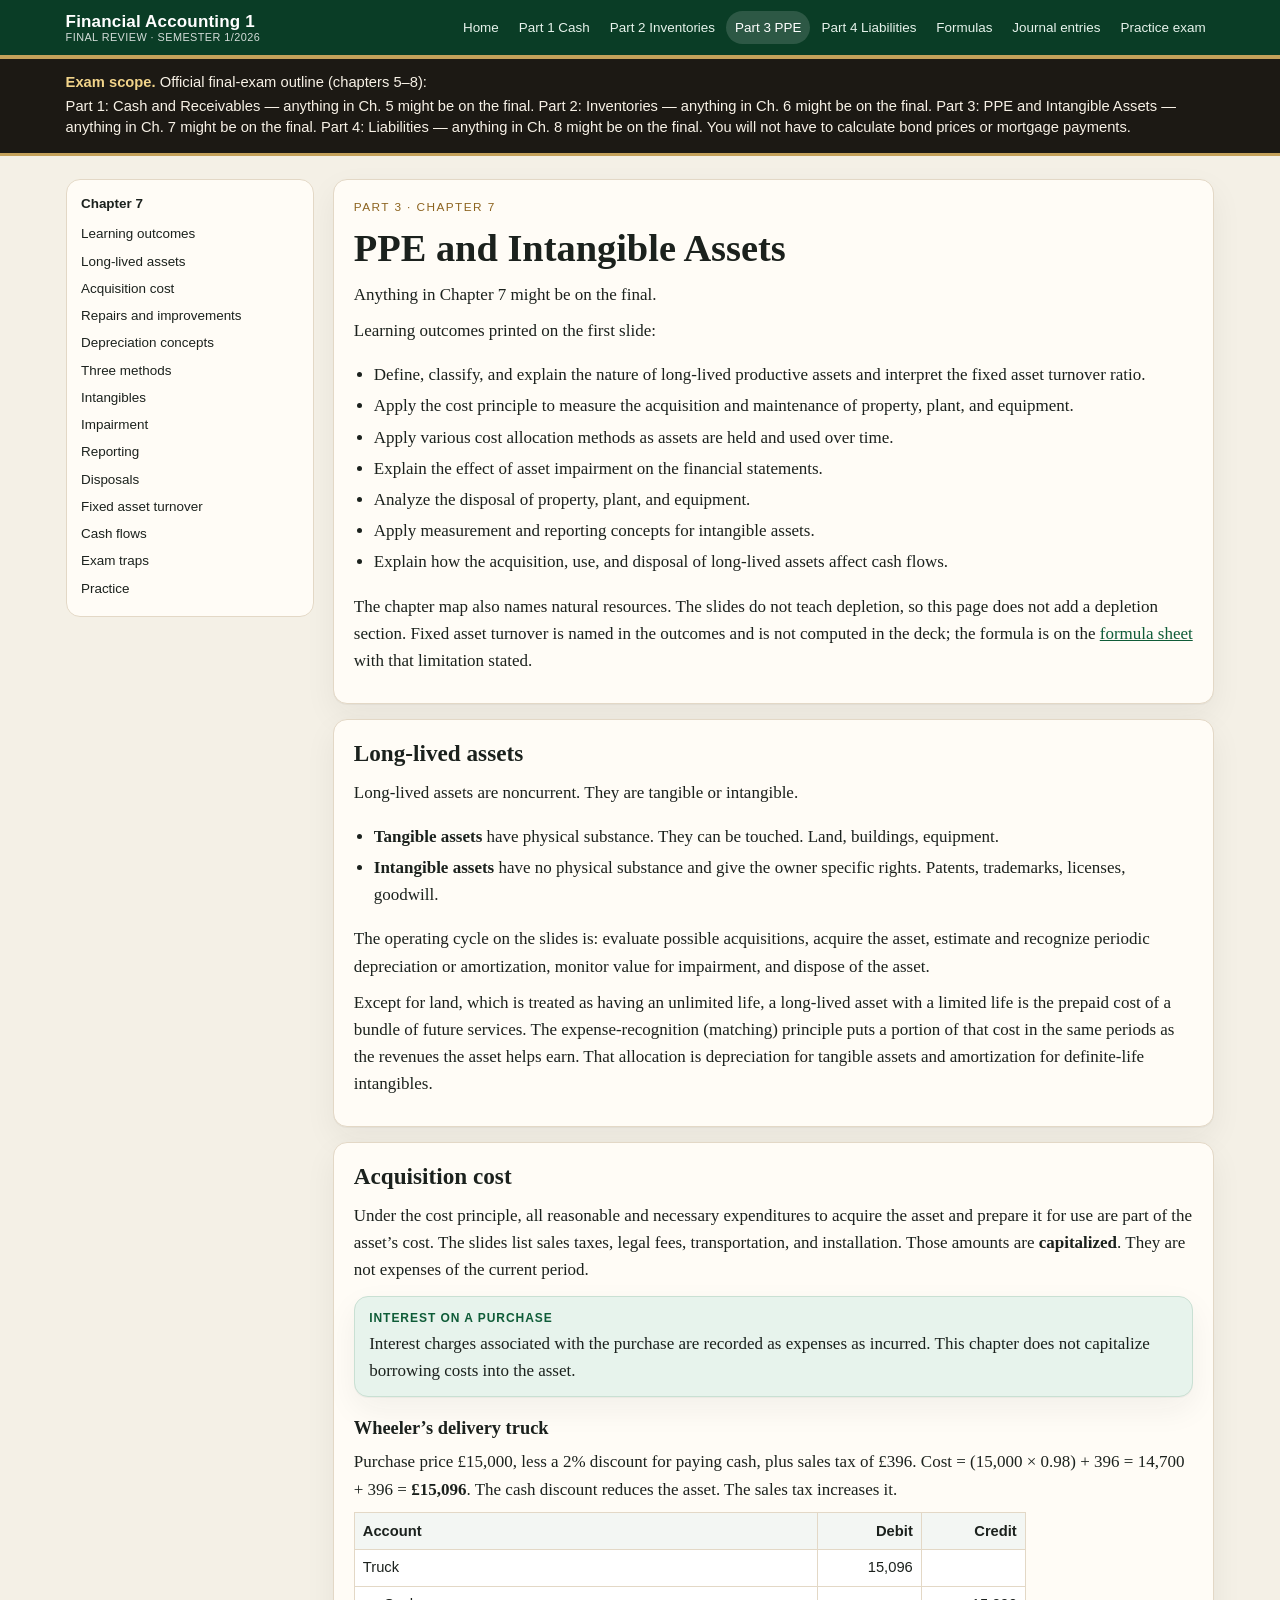
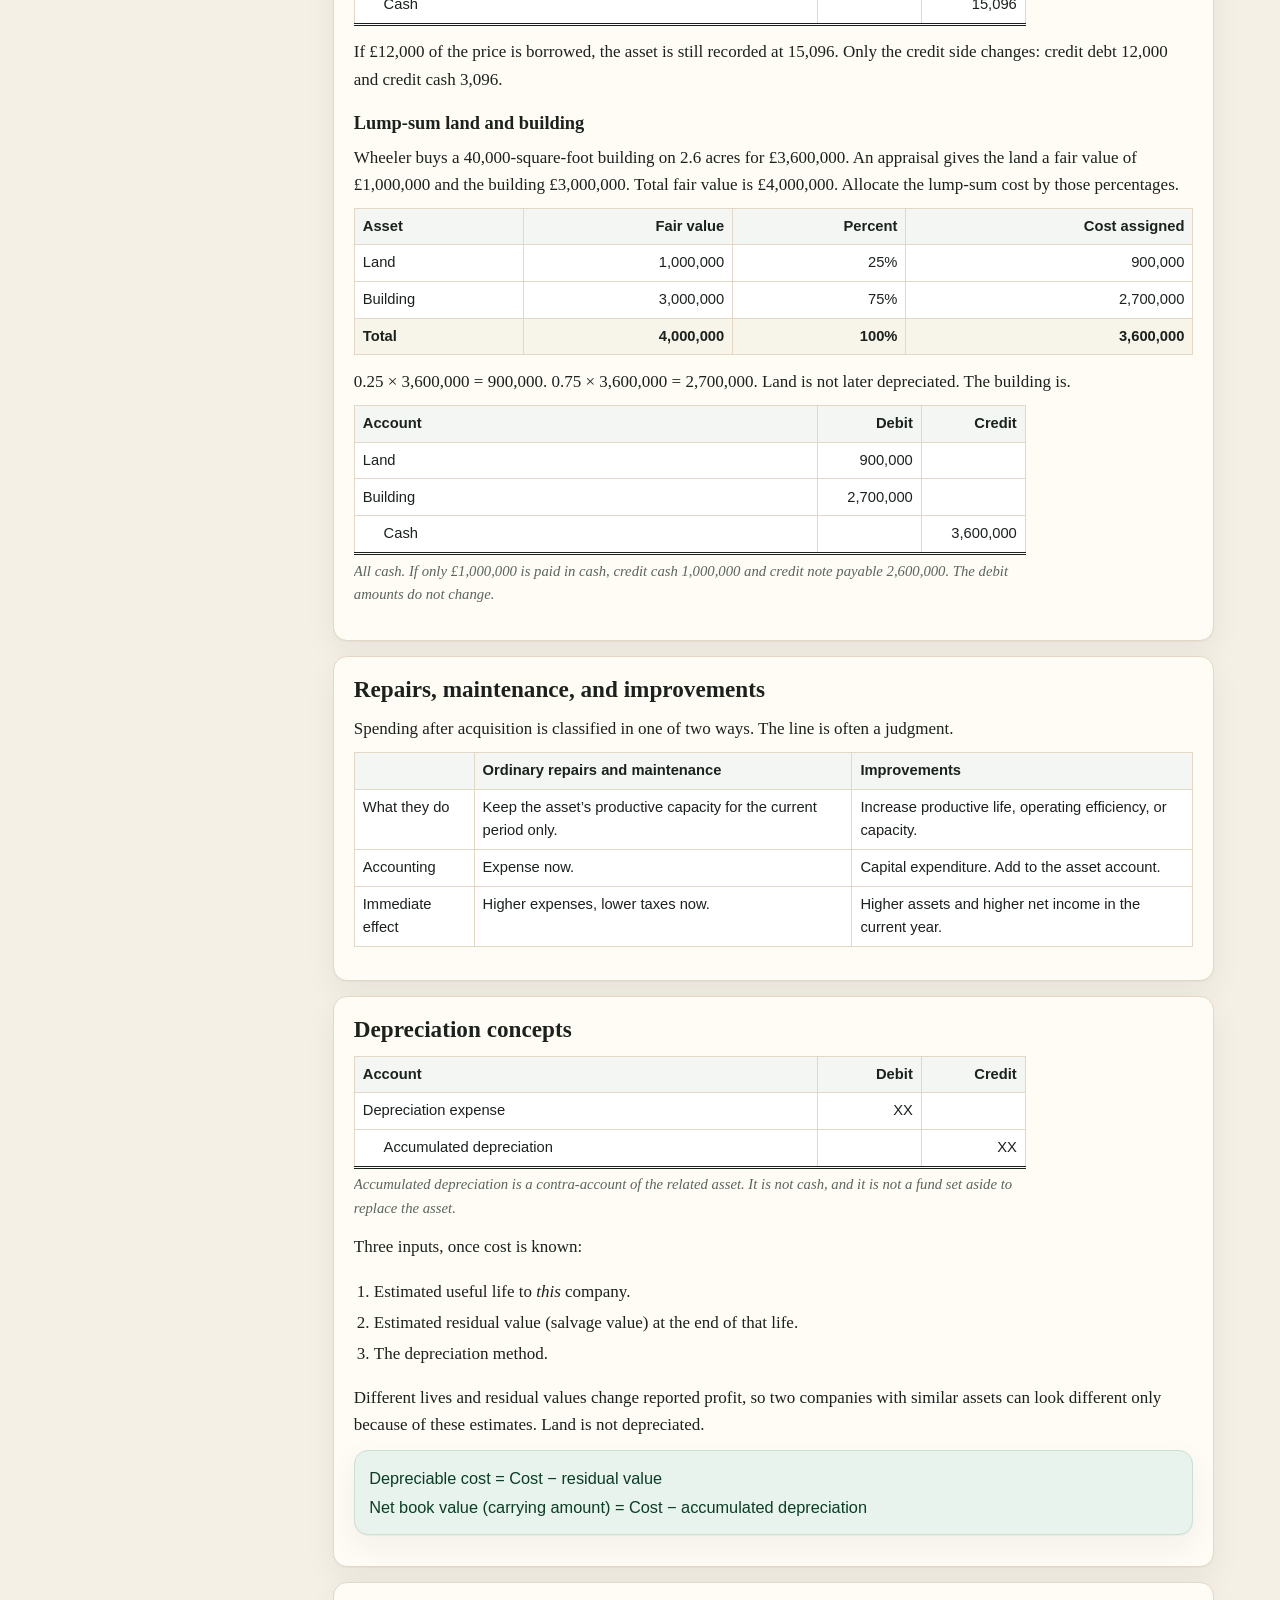
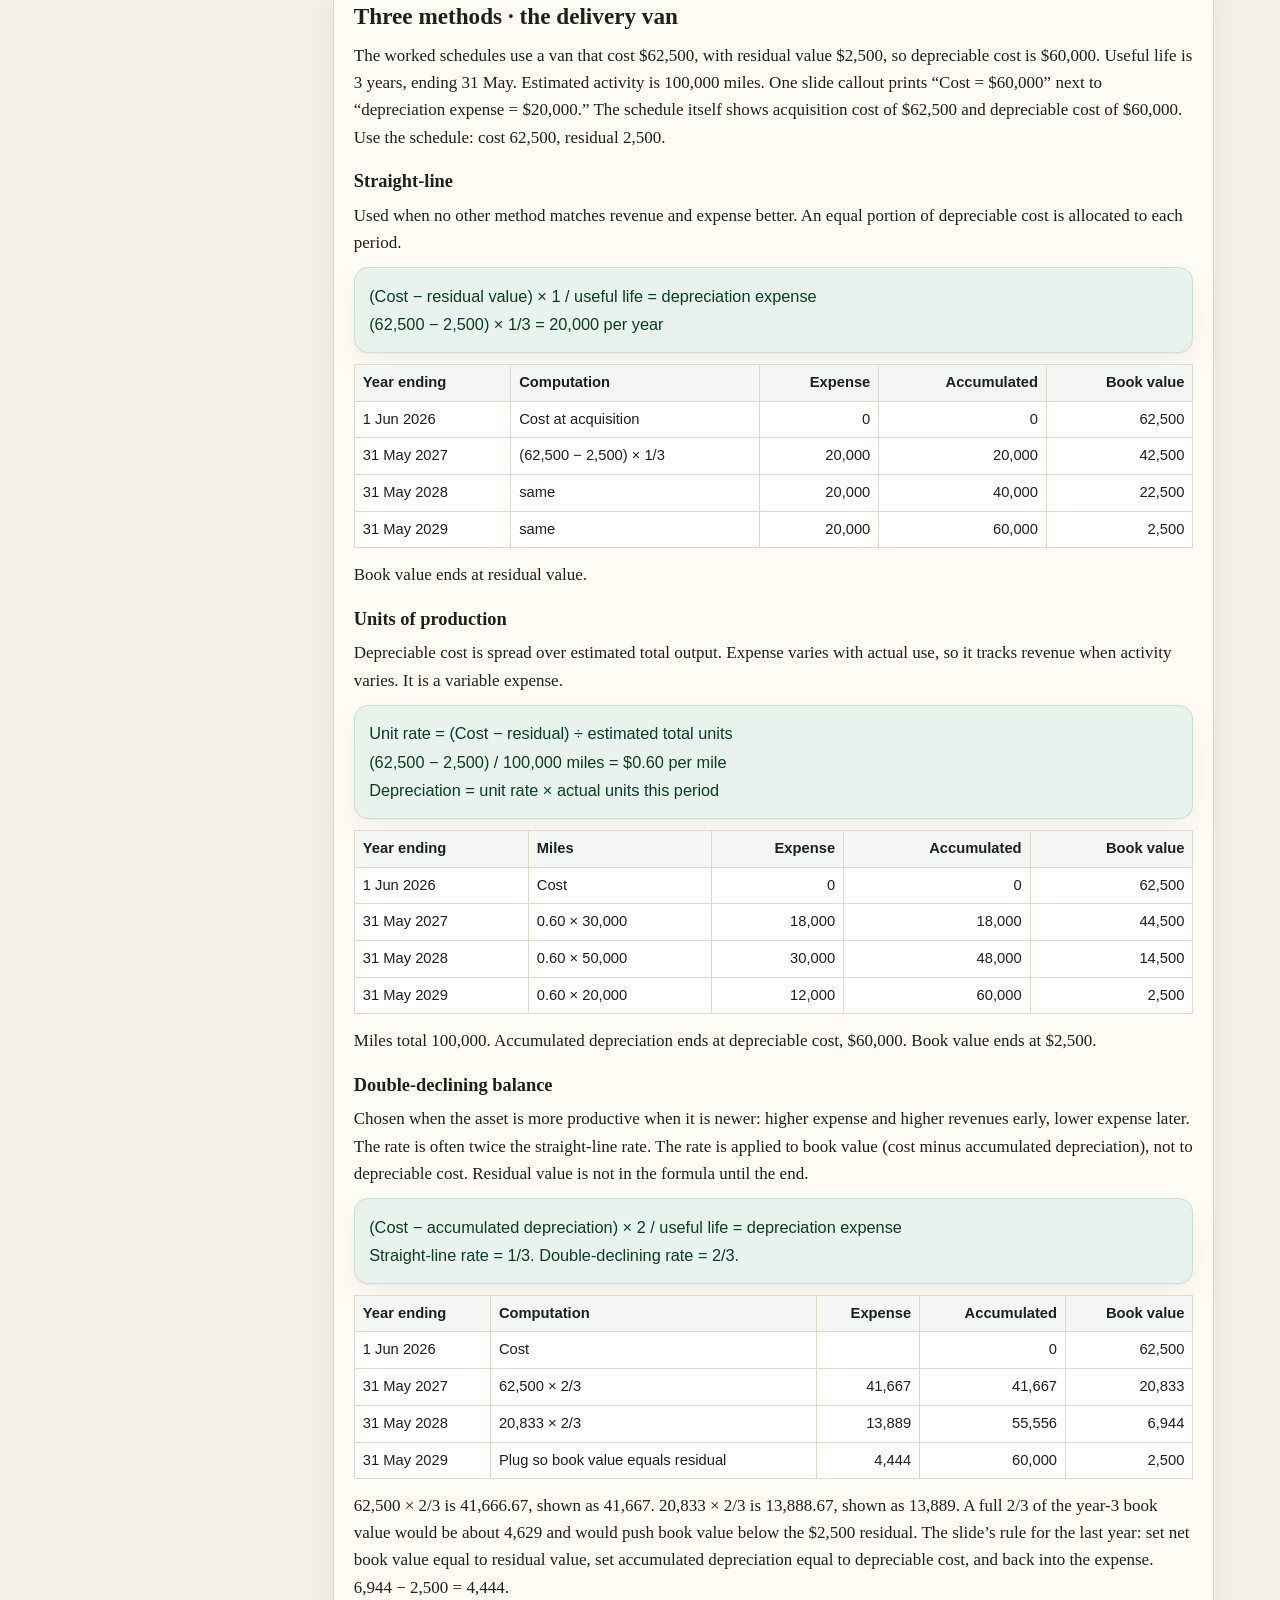
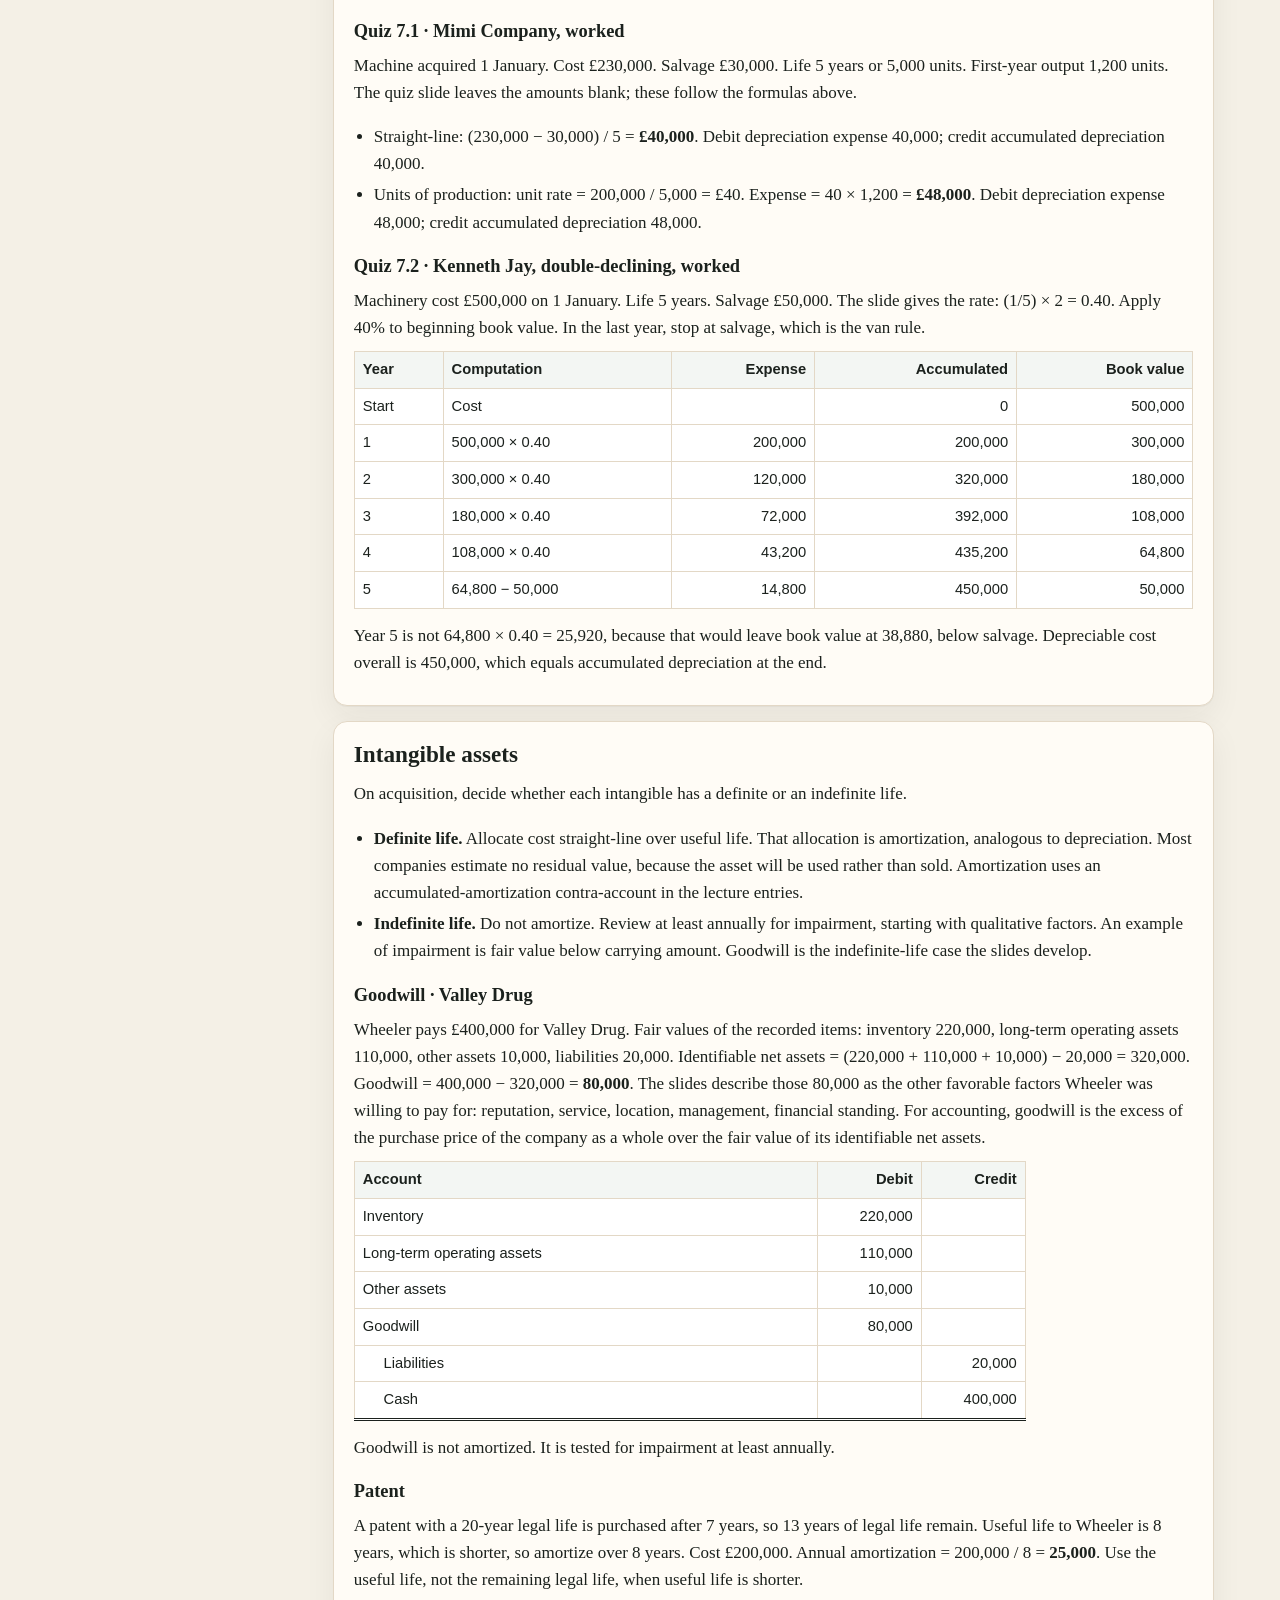
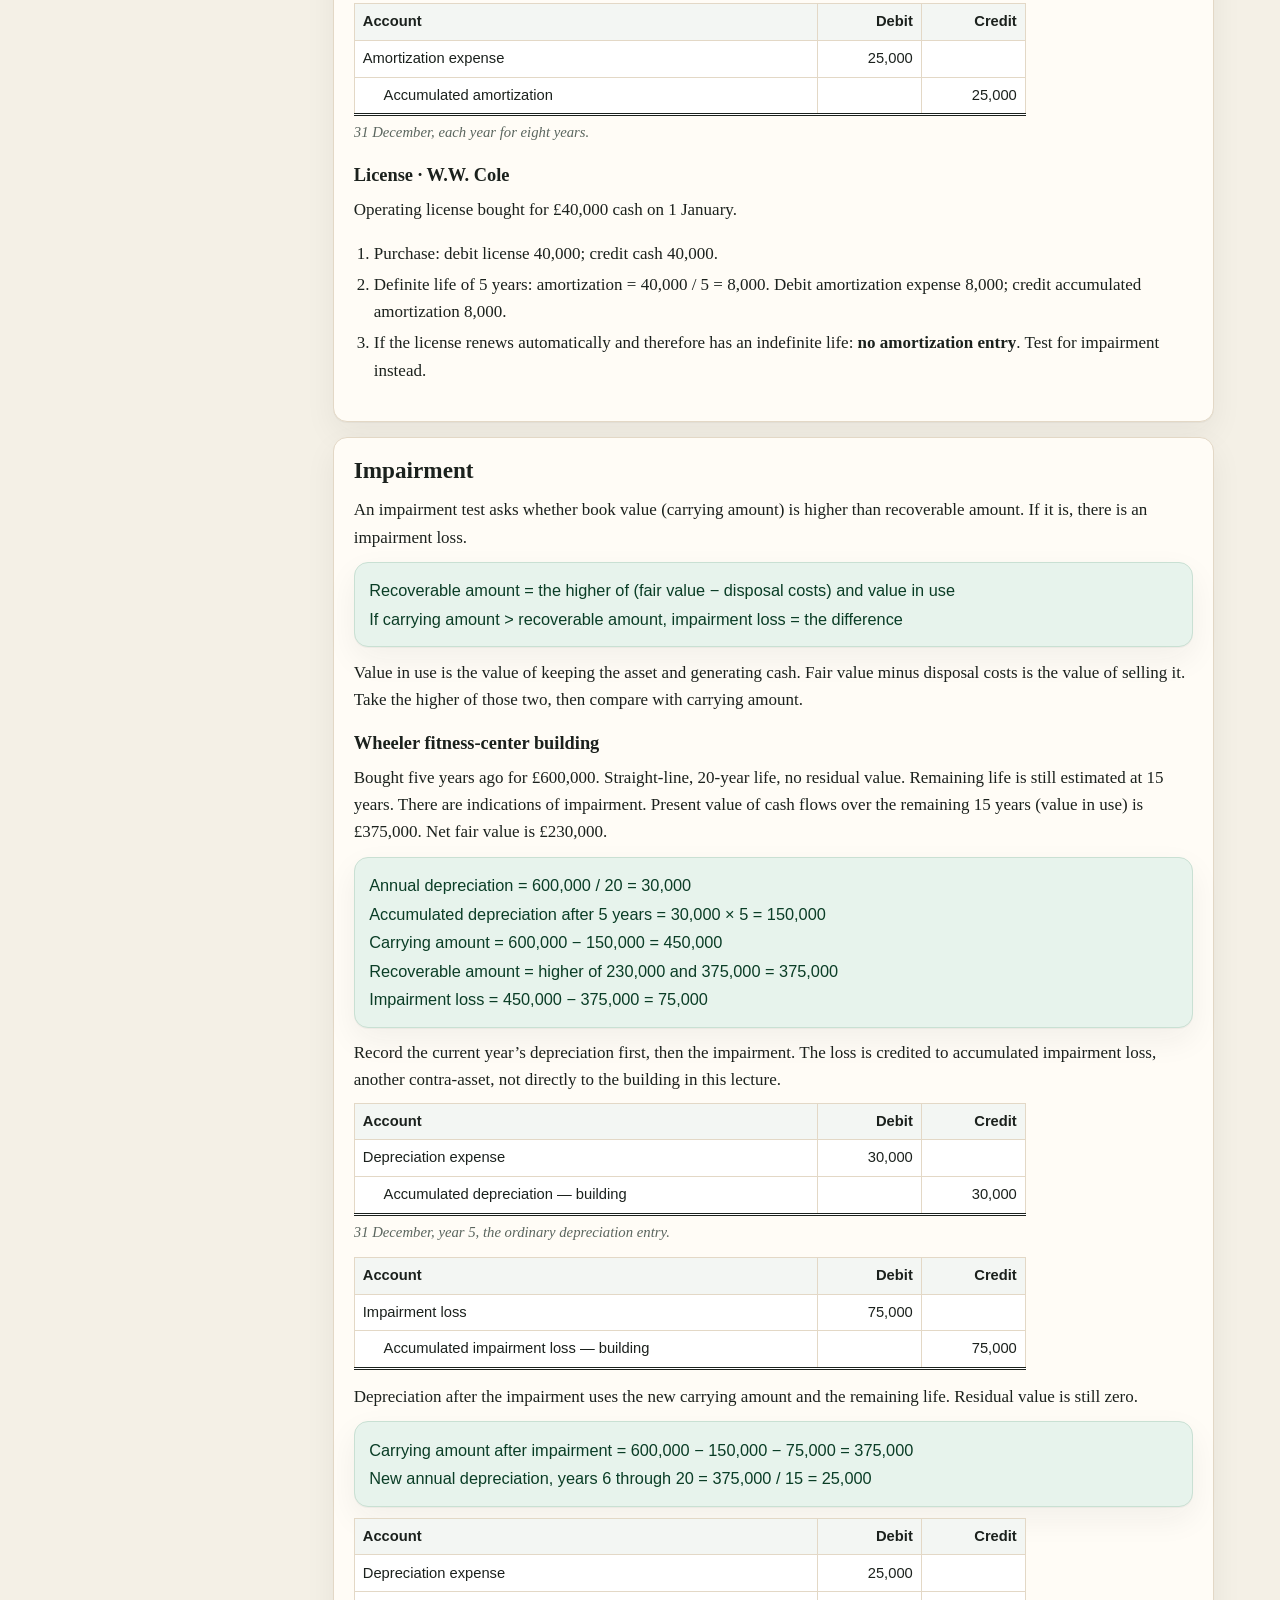
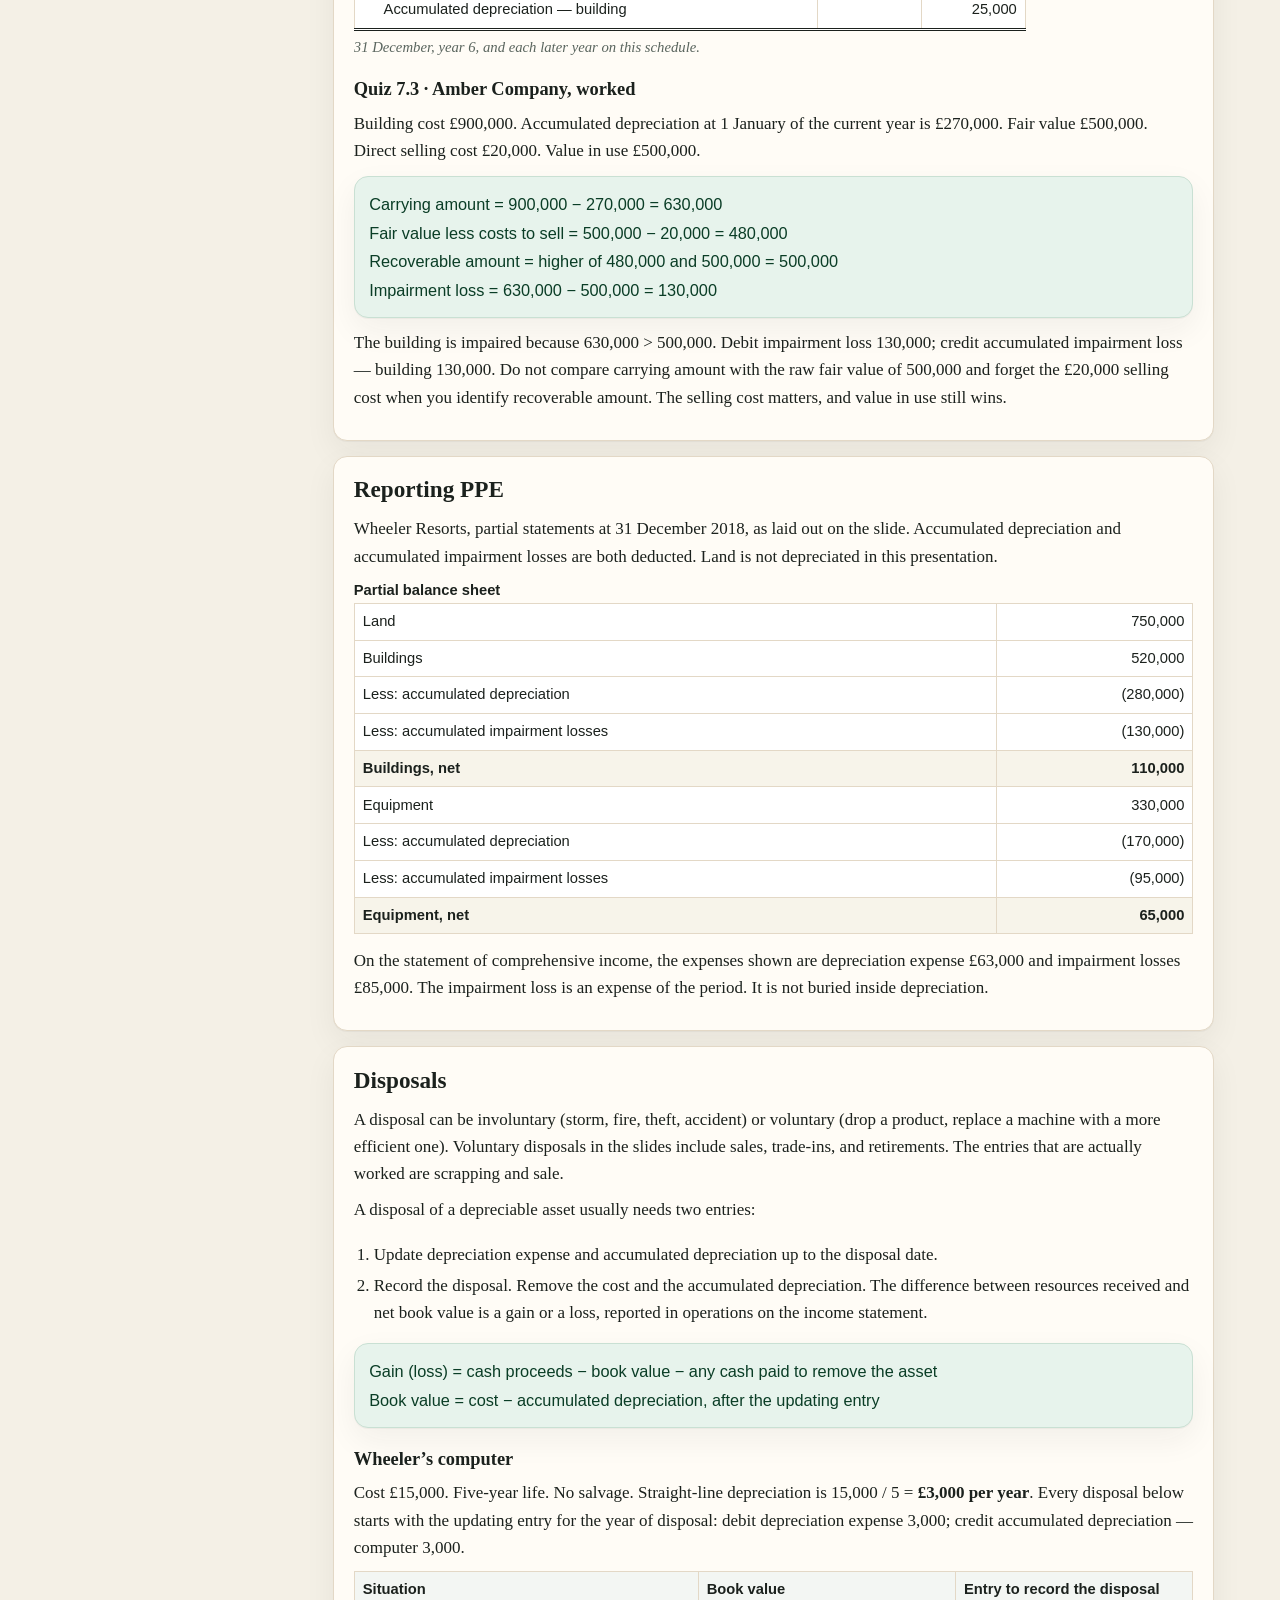
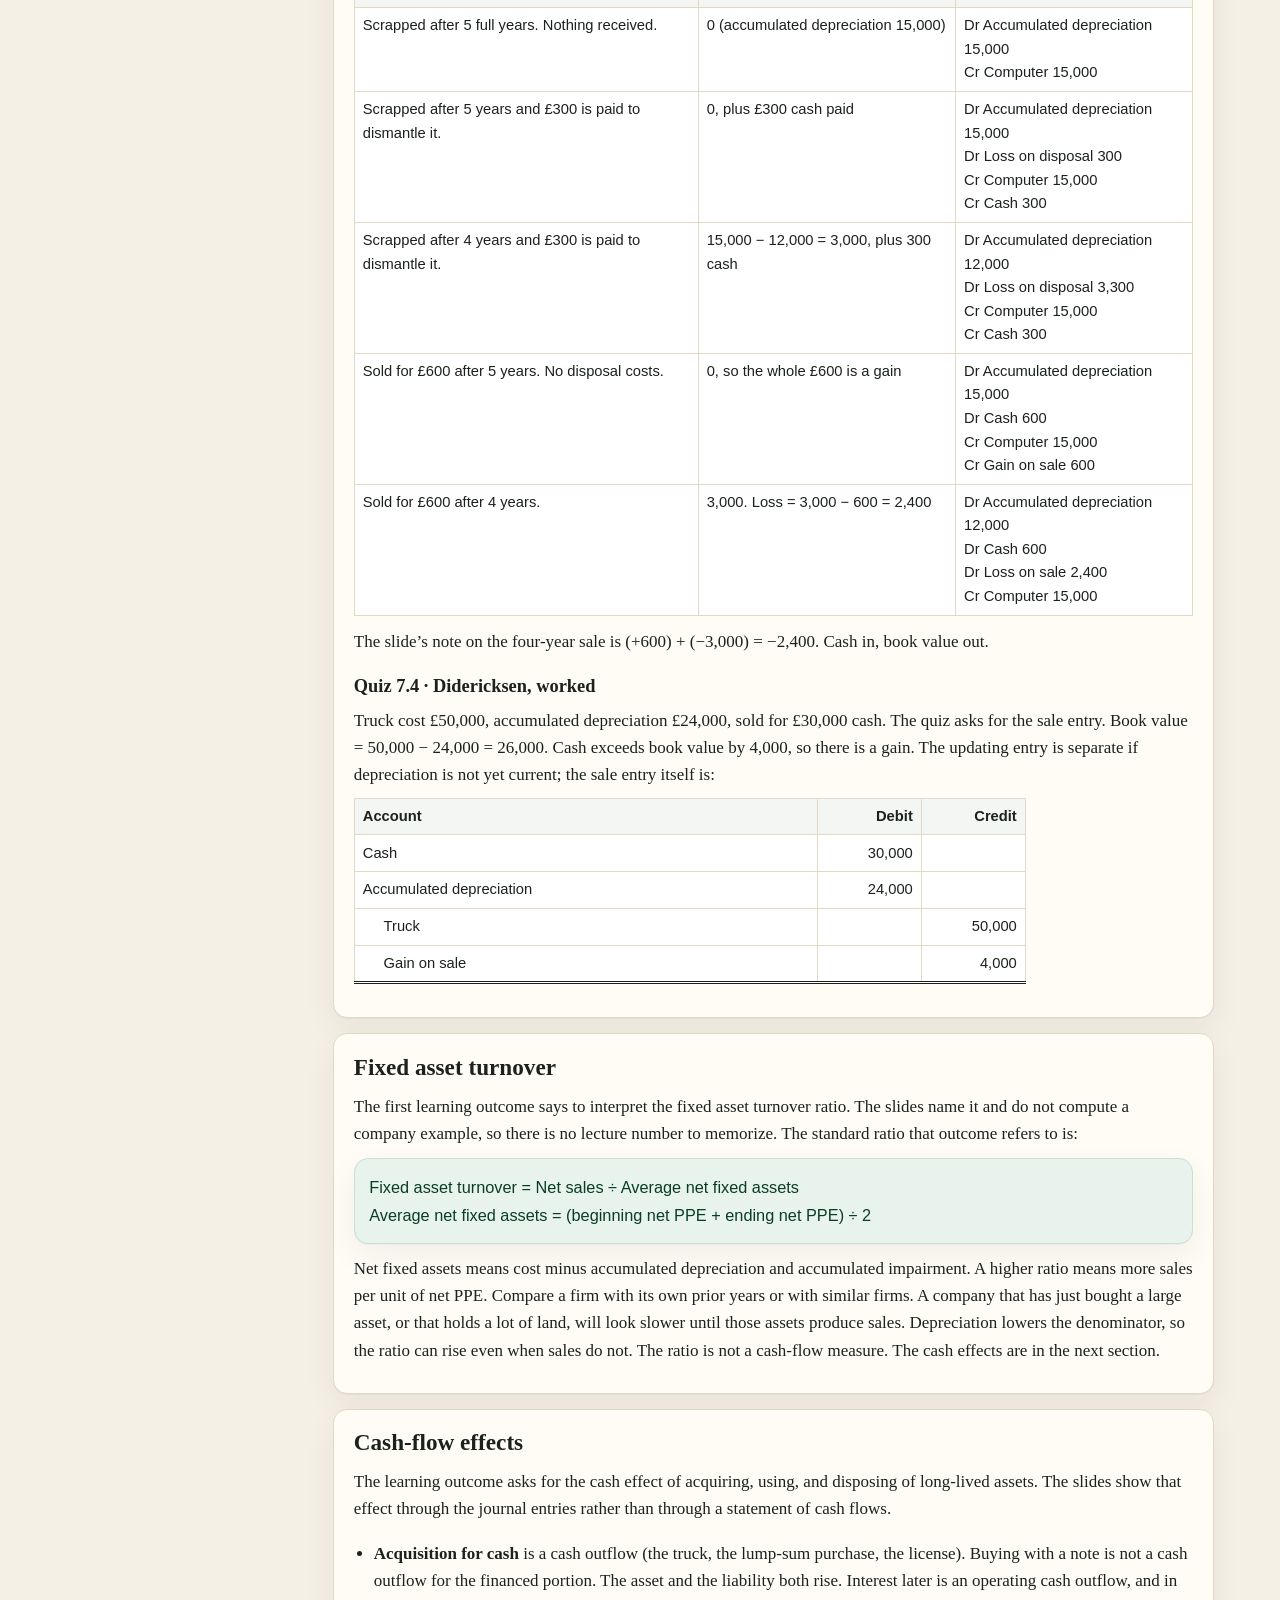
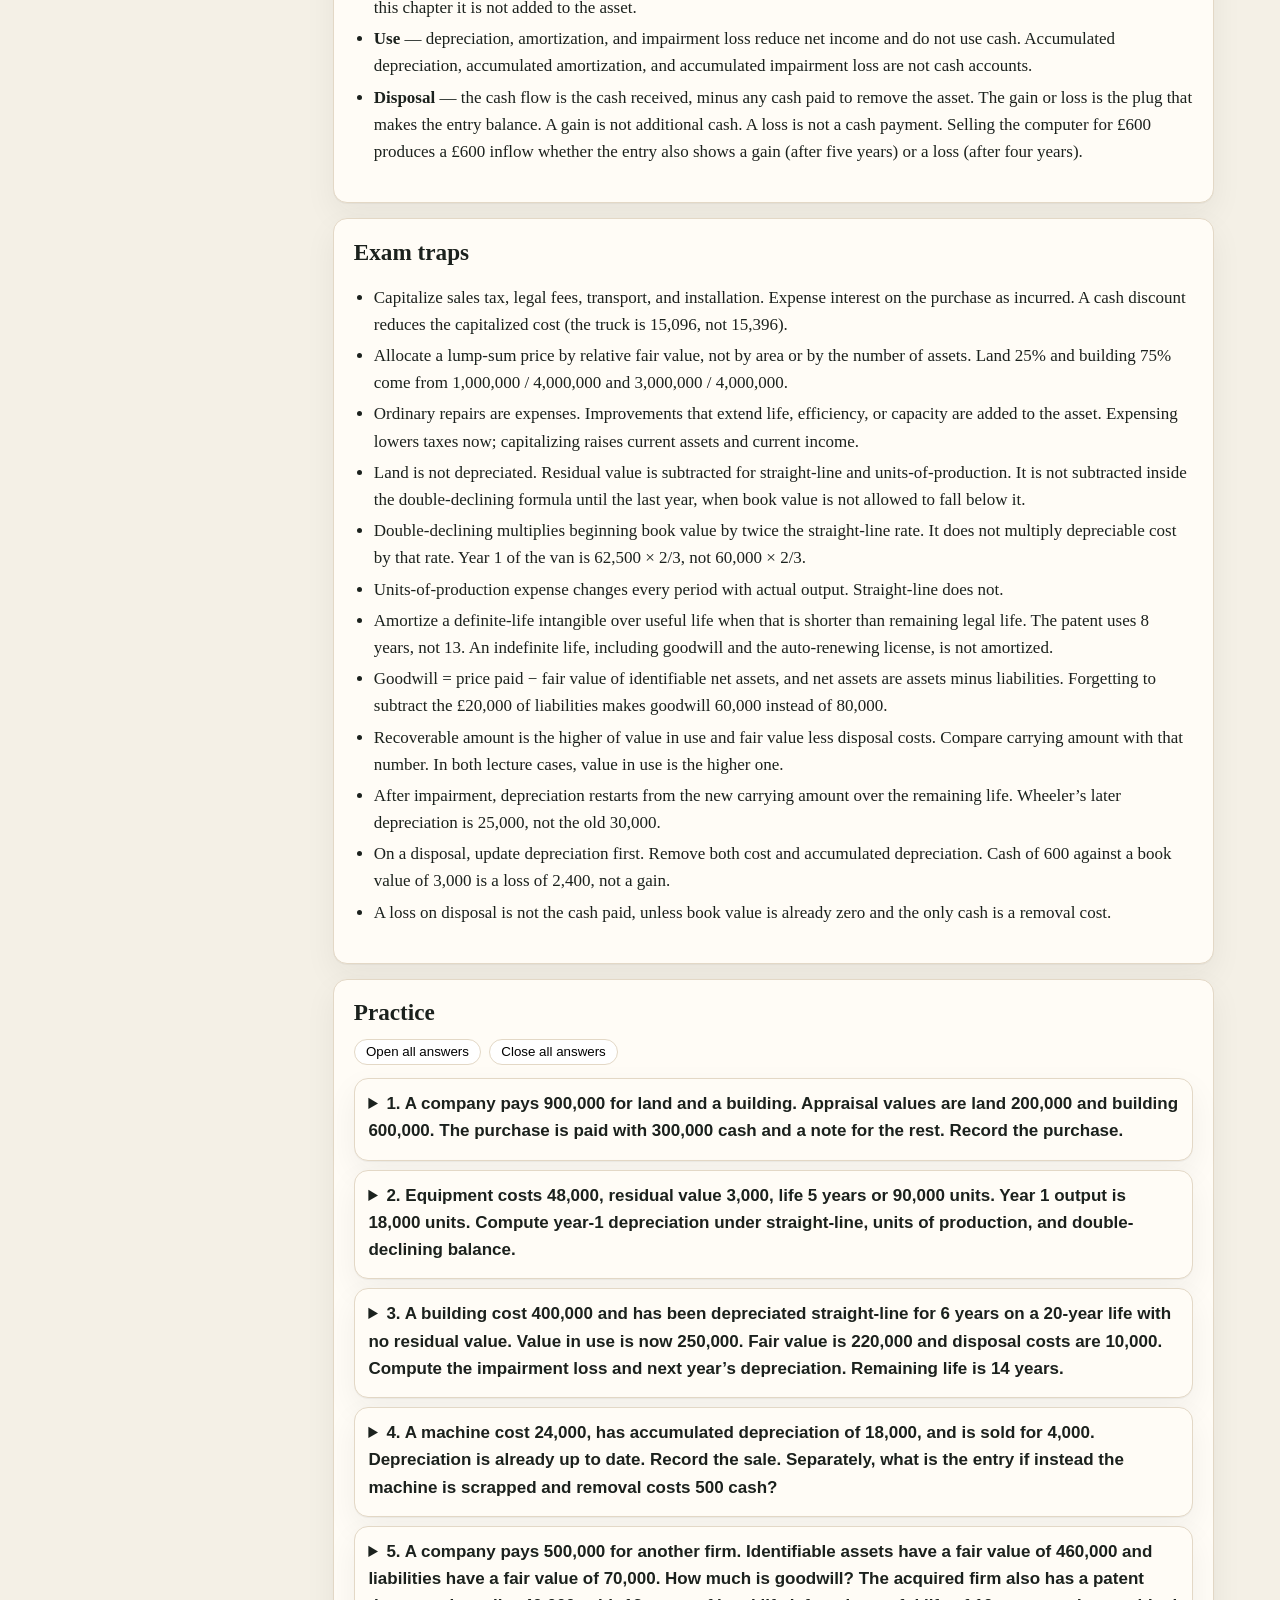
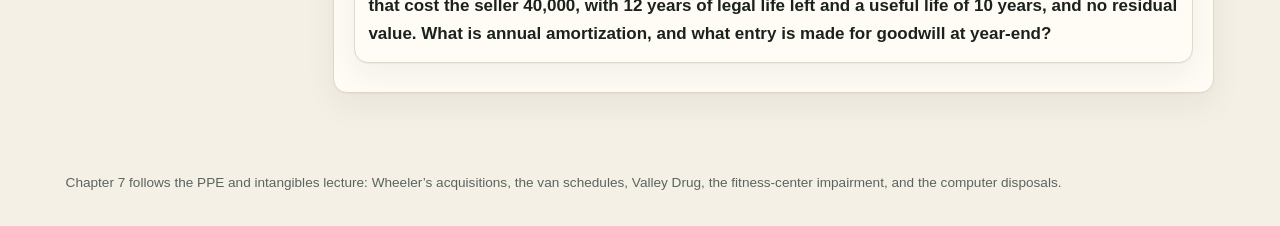
<file: chapter-7.html>
<!DOCTYPE html>
<html lang="en">
<head>
<meta charset="utf-8">
<meta name="viewport" content="width=device-width, initial-scale=1">
<title>Part 3 · PPE and Intangible Assets · FA1 final</title>
<link rel="icon" href="favicon.svg" type="image/svg+xml">
<link rel="stylesheet" href="css/styles.css">
</head>
<body>
<a class="skip" href="#main">Skip to content</a>
<header class="site-header">
  <div class="bar">
    <a class="brand" href="index.html">Financial Accounting 1<small>Final review · semester 1/2026</small></a>
    <input class="nav-toggle" type="checkbox" id="nav-toggle" aria-label="Open menu">
    <label class="nav-btn" for="nav-toggle">Menu</label>
    <nav class="site-nav">
      <a href="index.html">Home</a>
      <a href="chapter-5.html">Part 1 Cash</a>
      <a href="chapter-6.html">Part 2 Inventories</a>
      <a href="chapter-7.html">Part 3 PPE</a>
      <a href="chapter-8.html">Part 4 Liabilities</a>
      <a href="formulas.html">Formulas</a>
      <a href="journal-entries.html">Journal entries</a>
      <a href="practice-exam.html">Practice exam</a>
    </nav>
  </div>
</header>
<div class="scope">
  <div class="scope-inner">
    <p><strong>Exam scope.</strong> Official final-exam outline (chapters 5–8):</p>
    <p>Part 1: Cash and Receivables — anything in Ch. 5 might be on the final. Part 2: Inventories — anything in Ch. 6 might be on the final. Part 3: PPE and Intangible Assets — anything in Ch. 7 might be on the final. Part 4: Liabilities — anything in Ch. 8 might be on the final. You will not have to calculate bond prices or mortgage payments.</p>
  </div>
</div>
<main id="main" class="wrap">
  <div class="layout">
    <aside class="toc">
      <strong>Chapter 7</strong>
      <a href="#outcomes">Learning outcomes</a>
      <a href="#nature">Long-lived assets</a>
      <a href="#acquire">Acquisition cost</a>
      <a href="#repairs">Repairs and improvements</a>
      <a href="#concepts">Depreciation concepts</a>
      <a href="#methods">Three methods</a>
      <a href="#intangibles">Intangibles</a>
      <a href="#impairment">Impairment</a>
      <a href="#report">Reporting</a>
      <a href="#disposal">Disposals</a>
      <a href="#turnover">Fixed asset turnover</a>
      <a href="#cash">Cash flows</a>
      <a href="#traps">Exam traps</a>
      <a href="#practice">Practice</a>
    </aside>
    <div>
      <section class="section" id="outcomes">
        <p class="kicker">Part 3 · Chapter 7</p>
        <h1>PPE and Intangible Assets</h1>
        <p>Anything in Chapter 7 might be on the final.</p>
        <p>Learning outcomes printed on the first slide:</p>
        <ul>
          <li>Define, classify, and explain the nature of long-lived productive assets and interpret the fixed asset turnover ratio.</li>
          <li>Apply the cost principle to measure the acquisition and maintenance of property, plant, and equipment.</li>
          <li>Apply various cost allocation methods as assets are held and used over time.</li>
          <li>Explain the effect of asset impairment on the financial statements.</li>
          <li>Analyze the disposal of property, plant, and equipment.</li>
          <li>Apply measurement and reporting concepts for intangible assets.</li>
          <li>Explain how the acquisition, use, and disposal of long-lived assets affect cash flows.</li>
        </ul>
        <p>The chapter map also names natural resources. The slides do not teach depletion, so this page does not add a depletion section. Fixed asset turnover is named in the outcomes and is not computed in the deck; the formula is on the <a href="formulas.html#fat">formula sheet</a> with that limitation stated.</p>
      </section>

      <section class="section" id="nature">
        <h2>Long-lived assets</h2>
        <p>Long-lived assets are noncurrent. They are tangible or intangible.</p>
        <ul>
          <li><strong>Tangible assets</strong> have physical substance. They can be touched. Land, buildings, equipment.</li>
          <li><strong>Intangible assets</strong> have no physical substance and give the owner specific rights. Patents, trademarks, licenses, goodwill.</li>
        </ul>
        <p>The operating cycle on the slides is: evaluate possible acquisitions, acquire the asset, estimate and recognize periodic depreciation or amortization, monitor value for impairment, and dispose of the asset.</p>
        <p>Except for land, which is treated as having an unlimited life, a long-lived asset with a limited life is the prepaid cost of a bundle of future services. The expense-recognition (matching) principle puts a portion of that cost in the same periods as the revenues the asset helps earn. That allocation is depreciation for tangible assets and amortization for definite-life intangibles.</p>
      </section>

      <section class="section" id="acquire">
        <h2>Acquisition cost</h2>
        <p>Under the cost principle, all reasonable and necessary expenditures to acquire the asset and prepare it for use are part of the asset’s cost. The slides list sales taxes, legal fees, transportation, and installation. Those amounts are <strong>capitalized</strong>. They are not expenses of the current period.</p>
        <div class="callout rule">
          <strong class="label">Interest on a purchase</strong>
          Interest charges associated with the purchase are recorded as expenses as incurred. This chapter does not capitalize borrowing costs into the asset.
        </div>
        <h3>Wheeler’s delivery truck</h3>
        <p>Purchase price £15,000, less a 2% discount for paying cash, plus sales tax of £396. Cost = (15,000 × 0.98) + 396 = 14,700 + 396 = <strong>£15,096</strong>. The cash discount reduces the asset. The sales tax increases it.</p>
        <div class="table-wrap">
          <table class="je">
            <thead><tr><th>Account</th><th class="num">Debit</th><th class="num">Credit</th></tr></thead>
            <tbody>
              <tr><td class="acct">Truck</td><td class="num">15,096</td><td class="num"></td></tr>
              <tr><td class="acct cr">Cash</td><td class="num"></td><td class="num">15,096</td></tr>
            </tbody>
          </table>
        </div>
        <p>If £12,000 of the price is borrowed, the asset is still recorded at 15,096. Only the credit side changes: credit debt 12,000 and credit cash 3,096.</p>
        <h3>Lump-sum land and building</h3>
        <p>Wheeler buys a 40,000-square-foot building on 2.6 acres for £3,600,000. An appraisal gives the land a fair value of £1,000,000 and the building £3,000,000. Total fair value is £4,000,000. Allocate the lump-sum cost by those percentages.</p>
        <div class="table-wrap">
          <table>
            <thead><tr><th>Asset</th><th class="num">Fair value</th><th class="num">Percent</th><th class="num">Cost assigned</th></tr></thead>
            <tbody>
              <tr><td>Land</td><td class="num">1,000,000</td><td class="num">25%</td><td class="num">900,000</td></tr>
              <tr><td>Building</td><td class="num">3,000,000</td><td class="num">75%</td><td class="num">2,700,000</td></tr>
              <tr class="total"><td>Total</td><td class="num">4,000,000</td><td class="num">100%</td><td class="num">3,600,000</td></tr>
            </tbody>
          </table>
        </div>
        <p>0.25 × 3,600,000 = 900,000. 0.75 × 3,600,000 = 2,700,000. Land is not later depreciated. The building is.</p>
        <div class="table-wrap">
          <table class="je">
            <thead><tr><th>Account</th><th class="num">Debit</th><th class="num">Credit</th></tr></thead>
            <tbody>
              <tr><td class="acct">Land</td><td class="num">900,000</td><td class="num"></td></tr>
              <tr><td class="acct">Building</td><td class="num">2,700,000</td><td class="num"></td></tr>
              <tr><td class="acct cr">Cash</td><td class="num"></td><td class="num">3,600,000</td></tr>
            </tbody>
            <caption>All cash. If only £1,000,000 is paid in cash, credit cash 1,000,000 and credit note payable 2,600,000. The debit amounts do not change.</caption>
          </table>
        </div>
      </section>

      <section class="section" id="repairs">
        <h2>Repairs, maintenance, and improvements</h2>
        <p>Spending after acquisition is classified in one of two ways. The line is often a judgment.</p>
        <div class="table-wrap">
          <table>
            <thead><tr><th></th><th>Ordinary repairs and maintenance</th><th>Improvements</th></tr></thead>
            <tbody>
              <tr><td>What they do</td><td>Keep the asset’s productive capacity for the current period only.</td><td>Increase productive life, operating efficiency, or capacity.</td></tr>
              <tr><td>Accounting</td><td>Expense now.</td><td>Capital expenditure. Add to the asset account.</td></tr>
              <tr><td>Immediate effect</td><td>Higher expenses, lower taxes now.</td><td>Higher assets and higher net income in the current year.</td></tr>
            </tbody>
          </table>
        </div>
      </section>

      <section class="section" id="concepts">
        <h2>Depreciation concepts</h2>
        <div class="table-wrap">
          <table class="je">
            <thead><tr><th>Account</th><th class="num">Debit</th><th class="num">Credit</th></tr></thead>
            <tbody>
              <tr><td class="acct">Depreciation expense</td><td class="num">XX</td><td class="num"></td></tr>
              <tr><td class="acct cr">Accumulated depreciation</td><td class="num"></td><td class="num">XX</td></tr>
            </tbody>
            <caption>Accumulated depreciation is a contra-account of the related asset. It is not cash, and it is not a fund set aside to replace the asset.</caption>
          </table>
        </div>
        <p>Three inputs, once cost is known:</p>
        <ol>
          <li>Estimated useful life to <em>this</em> company.</li>
          <li>Estimated residual value (salvage value) at the end of that life.</li>
          <li>The depreciation method.</li>
        </ol>
        <p>Different lives and residual values change reported profit, so two companies with similar assets can look different only because of these estimates. Land is not depreciated.</p>
        <div class="formula">
          <p class="eq">Depreciable cost = Cost − residual value</p>
          <p class="eq">Net book value (carrying amount) = Cost − accumulated depreciation</p>
        </div>
      </section>

      <section class="section" id="methods">
        <h2>Three methods · the delivery van</h2>
        <p>The worked schedules use a van that cost $62,500, with residual value $2,500, so depreciable cost is $60,000. Useful life is 3 years, ending 31 May. Estimated activity is 100,000 miles. One slide callout prints “Cost = $60,000” next to “depreciation expense = $20,000.” The schedule itself shows acquisition cost of $62,500 and depreciable cost of $60,000. Use the schedule: cost 62,500, residual 2,500.</p>
        <h3>Straight-line</h3>
        <p>Used when no other method matches revenue and expense better. An equal portion of depreciable cost is allocated to each period.</p>
        <div class="formula">
          <p class="eq">(Cost − residual value) × 1 / useful life = depreciation expense</p>
          <p class="eq">(62,500 − 2,500) × 1/3 = 20,000 per year</p>
        </div>
        <div class="table-wrap">
          <table>
            <thead><tr><th>Year ending</th><th>Computation</th><th class="num">Expense</th><th class="num">Accumulated</th><th class="num">Book value</th></tr></thead>
            <tbody>
              <tr><td>1 Jun 2026</td><td>Cost at acquisition</td><td class="num">0</td><td class="num">0</td><td class="num">62,500</td></tr>
              <tr><td>31 May 2027</td><td>(62,500 − 2,500) × 1/3</td><td class="num">20,000</td><td class="num">20,000</td><td class="num">42,500</td></tr>
              <tr><td>31 May 2028</td><td>same</td><td class="num">20,000</td><td class="num">40,000</td><td class="num">22,500</td></tr>
              <tr><td>31 May 2029</td><td>same</td><td class="num">20,000</td><td class="num">60,000</td><td class="num">2,500</td></tr>
            </tbody>
          </table>
        </div>
        <p>Book value ends at residual value.</p>
        <h3>Units of production</h3>
        <p>Depreciable cost is spread over estimated total output. Expense varies with actual use, so it tracks revenue when activity varies. It is a variable expense.</p>
        <div class="formula">
          <p class="eq">Unit rate = (Cost − residual) ÷ estimated total units</p>
          <p class="eq">(62,500 − 2,500) / 100,000 miles = $0.60 per mile</p>
          <p class="eq">Depreciation = unit rate × actual units this period</p>
        </div>
        <div class="table-wrap">
          <table>
            <thead><tr><th>Year ending</th><th>Miles</th><th class="num">Expense</th><th class="num">Accumulated</th><th class="num">Book value</th></tr></thead>
            <tbody>
              <tr><td>1 Jun 2026</td><td>Cost</td><td class="num">0</td><td class="num">0</td><td class="num">62,500</td></tr>
              <tr><td>31 May 2027</td><td>0.60 × 30,000</td><td class="num">18,000</td><td class="num">18,000</td><td class="num">44,500</td></tr>
              <tr><td>31 May 2028</td><td>0.60 × 50,000</td><td class="num">30,000</td><td class="num">48,000</td><td class="num">14,500</td></tr>
              <tr><td>31 May 2029</td><td>0.60 × 20,000</td><td class="num">12,000</td><td class="num">60,000</td><td class="num">2,500</td></tr>
            </tbody>
          </table>
        </div>
        <p>Miles total 100,000. Accumulated depreciation ends at depreciable cost, $60,000. Book value ends at $2,500.</p>
        <h3>Double-declining balance</h3>
        <p>Chosen when the asset is more productive when it is newer: higher expense and higher revenues early, lower expense later. The rate is often twice the straight-line rate. The rate is applied to book value (cost minus accumulated depreciation), not to depreciable cost. Residual value is not in the formula until the end.</p>
        <div class="formula">
          <p class="eq">(Cost − accumulated depreciation) × 2 / useful life = depreciation expense</p>
          <p class="eq">Straight-line rate = 1/3. Double-declining rate = 2/3.</p>
        </div>
        <div class="table-wrap">
          <table>
            <thead><tr><th>Year ending</th><th>Computation</th><th class="num">Expense</th><th class="num">Accumulated</th><th class="num">Book value</th></tr></thead>
            <tbody>
              <tr><td>1 Jun 2026</td><td>Cost</td><td class="num"></td><td class="num">0</td><td class="num">62,500</td></tr>
              <tr><td>31 May 2027</td><td>62,500 × 2/3</td><td class="num">41,667</td><td class="num">41,667</td><td class="num">20,833</td></tr>
              <tr><td>31 May 2028</td><td>20,833 × 2/3</td><td class="num">13,889</td><td class="num">55,556</td><td class="num">6,944</td></tr>
              <tr><td>31 May 2029</td><td>Plug so book value equals residual</td><td class="num">4,444</td><td class="num">60,000</td><td class="num">2,500</td></tr>
            </tbody>
          </table>
        </div>
        <p>62,500 × 2/3 is 41,666.67, shown as 41,667. 20,833 × 2/3 is 13,888.67, shown as 13,889. A full 2/3 of the year-3 book value would be about 4,629 and would push book value below the $2,500 residual. The slide’s rule for the last year: set net book value equal to residual value, set accumulated depreciation equal to depreciable cost, and back into the expense. 6,944 − 2,500 = 4,444.</p>
        <h3>Quiz 7.1 · Mimi Company, worked</h3>
        <p>Machine acquired 1 January. Cost £230,000. Salvage £30,000. Life 5 years or 5,000 units. First-year output 1,200 units. The quiz slide leaves the amounts blank; these follow the formulas above.</p>
        <ul>
          <li>Straight-line: (230,000 − 30,000) / 5 = <strong>£40,000</strong>. Debit depreciation expense 40,000; credit accumulated depreciation 40,000.</li>
          <li>Units of production: unit rate = 200,000 / 5,000 = £40. Expense = 40 × 1,200 = <strong>£48,000</strong>. Debit depreciation expense 48,000; credit accumulated depreciation 48,000.</li>
        </ul>
        <h3>Quiz 7.2 · Kenneth Jay, double-declining, worked</h3>
        <p>Machinery cost £500,000 on 1 January. Life 5 years. Salvage £50,000. The slide gives the rate: (1/5) × 2 = 0.40. Apply 40% to beginning book value. In the last year, stop at salvage, which is the van rule.</p>
        <div class="table-wrap">
          <table>
            <thead><tr><th>Year</th><th>Computation</th><th class="num">Expense</th><th class="num">Accumulated</th><th class="num">Book value</th></tr></thead>
            <tbody>
              <tr><td>Start</td><td>Cost</td><td class="num"></td><td class="num">0</td><td class="num">500,000</td></tr>
              <tr><td>1</td><td>500,000 × 0.40</td><td class="num">200,000</td><td class="num">200,000</td><td class="num">300,000</td></tr>
              <tr><td>2</td><td>300,000 × 0.40</td><td class="num">120,000</td><td class="num">320,000</td><td class="num">180,000</td></tr>
              <tr><td>3</td><td>180,000 × 0.40</td><td class="num">72,000</td><td class="num">392,000</td><td class="num">108,000</td></tr>
              <tr><td>4</td><td>108,000 × 0.40</td><td class="num">43,200</td><td class="num">435,200</td><td class="num">64,800</td></tr>
              <tr><td>5</td><td>64,800 − 50,000</td><td class="num">14,800</td><td class="num">450,000</td><td class="num">50,000</td></tr>
            </tbody>
          </table>
        </div>
        <p>Year 5 is not 64,800 × 0.40 = 25,920, because that would leave book value at 38,880, below salvage. Depreciable cost overall is 450,000, which equals accumulated depreciation at the end.</p>
      </section>

      <section class="section" id="intangibles">
        <h2>Intangible assets</h2>
        <p>On acquisition, decide whether each intangible has a definite or an indefinite life.</p>
        <ul>
          <li><strong>Definite life.</strong> Allocate cost straight-line over useful life. That allocation is amortization, analogous to depreciation. Most companies estimate no residual value, because the asset will be used rather than sold. Amortization uses an accumulated-amortization contra-account in the lecture entries.</li>
          <li><strong>Indefinite life.</strong> Do not amortize. Review at least annually for impairment, starting with qualitative factors. An example of impairment is fair value below carrying amount. Goodwill is the indefinite-life case the slides develop.</li>
        </ul>
        <h3>Goodwill · Valley Drug</h3>
        <p>Wheeler pays £400,000 for Valley Drug. Fair values of the recorded items: inventory 220,000, long-term operating assets 110,000, other assets 10,000, liabilities 20,000. Identifiable net assets = (220,000 + 110,000 + 10,000) − 20,000 = 320,000. Goodwill = 400,000 − 320,000 = <strong>80,000</strong>. The slides describe those 80,000 as the other favorable factors Wheeler was willing to pay for: reputation, service, location, management, financial standing. For accounting, goodwill is the excess of the purchase price of the company as a whole over the fair value of its identifiable net assets.</p>
        <div class="table-wrap">
          <table class="je">
            <thead><tr><th>Account</th><th class="num">Debit</th><th class="num">Credit</th></tr></thead>
            <tbody>
              <tr><td class="acct">Inventory</td><td class="num">220,000</td><td class="num"></td></tr>
              <tr><td class="acct">Long-term operating assets</td><td class="num">110,000</td><td class="num"></td></tr>
              <tr><td class="acct">Other assets</td><td class="num">10,000</td><td class="num"></td></tr>
              <tr><td class="acct">Goodwill</td><td class="num">80,000</td><td class="num"></td></tr>
              <tr><td class="acct cr">Liabilities</td><td class="num"></td><td class="num">20,000</td></tr>
              <tr><td class="acct cr">Cash</td><td class="num"></td><td class="num">400,000</td></tr>
            </tbody>
          </table>
        </div>
        <p>Goodwill is not amortized. It is tested for impairment at least annually.</p>
        <h3>Patent</h3>
        <p>A patent with a 20-year legal life is purchased after 7 years, so 13 years of legal life remain. Useful life to Wheeler is 8 years, which is shorter, so amortize over 8 years. Cost £200,000. Annual amortization = 200,000 / 8 = <strong>25,000</strong>. Use the useful life, not the remaining legal life, when useful life is shorter.</p>
        <div class="table-wrap">
          <table class="je">
            <thead><tr><th>Account</th><th class="num">Debit</th><th class="num">Credit</th></tr></thead>
            <tbody>
              <tr><td class="acct">Amortization expense</td><td class="num">25,000</td><td class="num"></td></tr>
              <tr><td class="acct cr">Accumulated amortization</td><td class="num"></td><td class="num">25,000</td></tr>
            </tbody>
            <caption>31 December, each year for eight years.</caption>
          </table>
        </div>
        <h3>License · W.W. Cole</h3>
        <p>Operating license bought for £40,000 cash on 1 January.</p>
        <ol>
          <li>Purchase: debit license 40,000; credit cash 40,000.</li>
          <li>Definite life of 5 years: amortization = 40,000 / 5 = 8,000. Debit amortization expense 8,000; credit accumulated amortization 8,000.</li>
          <li>If the license renews automatically and therefore has an indefinite life: <strong>no amortization entry</strong>. Test for impairment instead.</li>
        </ol>
      </section>

      <section class="section" id="impairment">
        <h2>Impairment</h2>
        <p>An impairment test asks whether book value (carrying amount) is higher than recoverable amount. If it is, there is an impairment loss.</p>
        <div class="formula">
          <p class="eq">Recoverable amount = the higher of (fair value − disposal costs) and value in use</p>
          <p class="eq">If carrying amount &gt; recoverable amount, impairment loss = the difference</p>
        </div>
        <p>Value in use is the value of keeping the asset and generating cash. Fair value minus disposal costs is the value of selling it. Take the higher of those two, then compare with carrying amount.</p>
        <h3>Wheeler fitness-center building</h3>
        <p>Bought five years ago for £600,000. Straight-line, 20-year life, no residual value. Remaining life is still estimated at 15 years. There are indications of impairment. Present value of cash flows over the remaining 15 years (value in use) is £375,000. Net fair value is £230,000.</p>
        <div class="formula">
          <p class="eq">Annual depreciation = 600,000 / 20 = 30,000</p>
          <p class="eq">Accumulated depreciation after 5 years = 30,000 × 5 = 150,000</p>
          <p class="eq">Carrying amount = 600,000 − 150,000 = 450,000</p>
          <p class="eq">Recoverable amount = higher of 230,000 and 375,000 = 375,000</p>
          <p class="eq">Impairment loss = 450,000 − 375,000 = 75,000</p>
        </div>
        <p>Record the current year’s depreciation first, then the impairment. The loss is credited to accumulated impairment loss, another contra-asset, not directly to the building in this lecture.</p>
        <div class="table-wrap">
          <table class="je">
            <thead><tr><th>Account</th><th class="num">Debit</th><th class="num">Credit</th></tr></thead>
            <tbody>
              <tr><td class="acct">Depreciation expense</td><td class="num">30,000</td><td class="num"></td></tr>
              <tr><td class="acct cr">Accumulated depreciation — building</td><td class="num"></td><td class="num">30,000</td></tr>
            </tbody>
            <caption>31 December, year 5, the ordinary depreciation entry.</caption>
          </table>
        </div>
        <div class="table-wrap">
          <table class="je">
            <thead><tr><th>Account</th><th class="num">Debit</th><th class="num">Credit</th></tr></thead>
            <tbody>
              <tr><td class="acct">Impairment loss</td><td class="num">75,000</td><td class="num"></td></tr>
              <tr><td class="acct cr">Accumulated impairment loss — building</td><td class="num"></td><td class="num">75,000</td></tr>
            </tbody>
          </table>
        </div>
        <p>Depreciation after the impairment uses the new carrying amount and the remaining life. Residual value is still zero.</p>
        <div class="formula">
          <p class="eq">Carrying amount after impairment = 600,000 − 150,000 − 75,000 = 375,000</p>
          <p class="eq">New annual depreciation, years 6 through 20 = 375,000 / 15 = 25,000</p>
        </div>
        <div class="table-wrap">
          <table class="je">
            <thead><tr><th>Account</th><th class="num">Debit</th><th class="num">Credit</th></tr></thead>
            <tbody>
              <tr><td class="acct">Depreciation expense</td><td class="num">25,000</td><td class="num"></td></tr>
              <tr><td class="acct cr">Accumulated depreciation — building</td><td class="num"></td><td class="num">25,000</td></tr>
            </tbody>
            <caption>31 December, year 6, and each later year on this schedule.</caption>
          </table>
        </div>
        <h3>Quiz 7.3 · Amber Company, worked</h3>
        <p>Building cost £900,000. Accumulated depreciation at 1 January of the current year is £270,000. Fair value £500,000. Direct selling cost £20,000. Value in use £500,000.</p>
        <div class="formula">
          <p class="eq">Carrying amount = 900,000 − 270,000 = 630,000</p>
          <p class="eq">Fair value less costs to sell = 500,000 − 20,000 = 480,000</p>
          <p class="eq">Recoverable amount = higher of 480,000 and 500,000 = 500,000</p>
          <p class="eq">Impairment loss = 630,000 − 500,000 = 130,000</p>
        </div>
        <p>The building is impaired because 630,000 &gt; 500,000. Debit impairment loss 130,000; credit accumulated impairment loss — building 130,000. Do not compare carrying amount with the raw fair value of 500,000 and forget the £20,000 selling cost when you identify recoverable amount. The selling cost matters, and value in use still wins.</p>
      </section>

      <section class="section" id="report">
        <h2>Reporting PPE</h2>
        <p>Wheeler Resorts, partial statements at 31 December 2018, as laid out on the slide. Accumulated depreciation and accumulated impairment losses are both deducted. Land is not depreciated in this presentation.</p>
        <div class="table-wrap">
          <table>
            <caption style="caption-side:top;text-align:left;font-weight:650">Partial balance sheet</caption>
            <tbody>
              <tr><td>Land</td><td class="num">750,000</td></tr>
              <tr><td>Buildings</td><td class="num">520,000</td></tr>
              <tr><td>Less: accumulated depreciation</td><td class="num">(280,000)</td></tr>
              <tr><td>Less: accumulated impairment losses</td><td class="num">(130,000)</td></tr>
              <tr class="total"><td>Buildings, net</td><td class="num">110,000</td></tr>
              <tr><td>Equipment</td><td class="num">330,000</td></tr>
              <tr><td>Less: accumulated depreciation</td><td class="num">(170,000)</td></tr>
              <tr><td>Less: accumulated impairment losses</td><td class="num">(95,000)</td></tr>
              <tr class="total"><td>Equipment, net</td><td class="num">65,000</td></tr>
            </tbody>
          </table>
        </div>
        <p>On the statement of comprehensive income, the expenses shown are depreciation expense £63,000 and impairment losses £85,000. The impairment loss is an expense of the period. It is not buried inside depreciation.</p>
      </section>

      <section class="section" id="disposal">
        <h2>Disposals</h2>
        <p>A disposal can be involuntary (storm, fire, theft, accident) or voluntary (drop a product, replace a machine with a more efficient one). Voluntary disposals in the slides include sales, trade-ins, and retirements. The entries that are actually worked are scrapping and sale.</p>
        <p>A disposal of a depreciable asset usually needs two entries:</p>
        <ol>
          <li>Update depreciation expense and accumulated depreciation up to the disposal date.</li>
          <li>Record the disposal. Remove the cost and the accumulated depreciation. The difference between resources received and net book value is a gain or a loss, reported in operations on the income statement.</li>
        </ol>
        <div class="formula">
          <p class="eq">Gain (loss) = cash proceeds − book value − any cash paid to remove the asset</p>
          <p class="eq">Book value = cost − accumulated depreciation, after the updating entry</p>
        </div>
        <h3>Wheeler’s computer</h3>
        <p>Cost £15,000. Five-year life. No salvage. Straight-line depreciation is 15,000 / 5 = <strong>£3,000 per year</strong>. Every disposal below starts with the updating entry for the year of disposal: debit depreciation expense 3,000; credit accumulated depreciation — computer 3,000.</p>
        <div class="table-wrap">
          <table>
            <thead><tr><th>Situation</th><th>Book value</th><th>Entry to record the disposal</th></tr></thead>
            <tbody>
              <tr>
                <td>Scrapped after 5 full years. Nothing received.</td>
                <td>0 (accumulated depreciation 15,000)</td>
                <td>Dr Accumulated depreciation 15,000<br>Cr Computer 15,000</td>
              </tr>
              <tr>
                <td>Scrapped after 5 years and £300 is paid to dismantle it.</td>
                <td>0, plus £300 cash paid</td>
                <td>Dr Accumulated depreciation 15,000<br>Dr Loss on disposal 300<br>Cr Computer 15,000<br>Cr Cash 300</td>
              </tr>
              <tr>
                <td>Scrapped after 4 years and £300 is paid to dismantle it.</td>
                <td>15,000 − 12,000 = 3,000, plus 300 cash</td>
                <td>Dr Accumulated depreciation 12,000<br>Dr Loss on disposal 3,300<br>Cr Computer 15,000<br>Cr Cash 300</td>
              </tr>
              <tr>
                <td>Sold for £600 after 5 years. No disposal costs.</td>
                <td>0, so the whole £600 is a gain</td>
                <td>Dr Accumulated depreciation 15,000<br>Dr Cash 600<br>Cr Computer 15,000<br>Cr Gain on sale 600</td>
              </tr>
              <tr>
                <td>Sold for £600 after 4 years.</td>
                <td>3,000. Loss = 3,000 − 600 = 2,400</td>
                <td>Dr Accumulated depreciation 12,000<br>Dr Cash 600<br>Dr Loss on sale 2,400<br>Cr Computer 15,000</td>
              </tr>
            </tbody>
          </table>
        </div>
        <p>The slide’s note on the four-year sale is (+600) + (−3,000) = −2,400. Cash in, book value out.</p>
        <h3>Quiz 7.4 · Didericksen, worked</h3>
        <p>Truck cost £50,000, accumulated depreciation £24,000, sold for £30,000 cash. The quiz asks for the sale entry. Book value = 50,000 − 24,000 = 26,000. Cash exceeds book value by 4,000, so there is a gain. The updating entry is separate if depreciation is not yet current; the sale entry itself is:</p>
        <div class="table-wrap">
          <table class="je">
            <thead><tr><th>Account</th><th class="num">Debit</th><th class="num">Credit</th></tr></thead>
            <tbody>
              <tr><td class="acct">Cash</td><td class="num">30,000</td><td class="num"></td></tr>
              <tr><td class="acct">Accumulated depreciation</td><td class="num">24,000</td><td class="num"></td></tr>
              <tr><td class="acct cr">Truck</td><td class="num"></td><td class="num">50,000</td></tr>
              <tr><td class="acct cr">Gain on sale</td><td class="num"></td><td class="num">4,000</td></tr>
            </tbody>
          </table>
        </div>
      </section>

      <section class="section" id="turnover">
        <h2>Fixed asset turnover</h2>
        <p>The first learning outcome says to interpret the fixed asset turnover ratio. The slides name it and do not compute a company example, so there is no lecture number to memorize. The standard ratio that outcome refers to is:</p>
        <div class="formula">
          <p class="eq">Fixed asset turnover = Net sales ÷ Average net fixed assets</p>
          <p class="eq">Average net fixed assets = (beginning net PPE + ending net PPE) ÷ 2</p>
        </div>
        <p>Net fixed assets means cost minus accumulated depreciation and accumulated impairment. A higher ratio means more sales per unit of net PPE. Compare a firm with its own prior years or with similar firms. A company that has just bought a large asset, or that holds a lot of land, will look slower until those assets produce sales. Depreciation lowers the denominator, so the ratio can rise even when sales do not. The ratio is not a cash-flow measure. The cash effects are in the next section.</p>
      </section>

      <section class="section" id="cash">
        <h2>Cash-flow effects</h2>
        <p>The learning outcome asks for the cash effect of acquiring, using, and disposing of long-lived assets. The slides show that effect through the journal entries rather than through a statement of cash flows.</p>
        <ul>
          <li><strong>Acquisition for cash</strong> is a cash outflow (the truck, the lump-sum purchase, the license). Buying with a note is not a cash outflow for the financed portion. The asset and the liability both rise. Interest later is an operating cash outflow, and in this chapter it is not added to the asset.</li>
          <li><strong>Use</strong> — depreciation, amortization, and impairment loss reduce net income and do not use cash. Accumulated depreciation, accumulated amortization, and accumulated impairment loss are not cash accounts.</li>
          <li><strong>Disposal</strong> — the cash flow is the cash received, minus any cash paid to remove the asset. The gain or loss is the plug that makes the entry balance. A gain is not additional cash. A loss is not a cash payment. Selling the computer for £600 produces a £600 inflow whether the entry also shows a gain (after five years) or a loss (after four years).</li>
        </ul>
      </section>

      <section class="section" id="traps">
        <h2>Exam traps</h2>
        <ul>
          <li>Capitalize sales tax, legal fees, transport, and installation. Expense interest on the purchase as incurred. A cash discount reduces the capitalized cost (the truck is 15,096, not 15,396).</li>
          <li>Allocate a lump-sum price by relative fair value, not by area or by the number of assets. Land 25% and building 75% come from 1,000,000 / 4,000,000 and 3,000,000 / 4,000,000.</li>
          <li>Ordinary repairs are expenses. Improvements that extend life, efficiency, or capacity are added to the asset. Expensing lowers taxes now; capitalizing raises current assets and current income.</li>
          <li>Land is not depreciated. Residual value is subtracted for straight-line and units-of-production. It is not subtracted inside the double-declining formula until the last year, when book value is not allowed to fall below it.</li>
          <li>Double-declining multiplies beginning book value by twice the straight-line rate. It does not multiply depreciable cost by that rate. Year 1 of the van is 62,500 × 2/3, not 60,000 × 2/3.</li>
          <li>Units-of-production expense changes every period with actual output. Straight-line does not.</li>
          <li>Amortize a definite-life intangible over useful life when that is shorter than remaining legal life. The patent uses 8 years, not 13. An indefinite life, including goodwill and the auto-renewing license, is not amortized.</li>
          <li>Goodwill = price paid − fair value of identifiable net assets, and net assets are assets minus liabilities. Forgetting to subtract the £20,000 of liabilities makes goodwill 60,000 instead of 80,000.</li>
          <li>Recoverable amount is the higher of value in use and fair value less disposal costs. Compare carrying amount with that number. In both lecture cases, value in use is the higher one.</li>
          <li>After impairment, depreciation restarts from the new carrying amount over the remaining life. Wheeler’s later depreciation is 25,000, not the old 30,000.</li>
          <li>On a disposal, update depreciation first. Remove both cost and accumulated depreciation. Cash of 600 against a book value of 3,000 is a loss of 2,400, not a gain.</li>
          <li>A loss on disposal is not the cash paid, unless book value is already zero and the only cash is a removal cost.</li>
        </ul>
      </section>

      <section class="section" id="practice">
        <h2>Practice</h2>
        <div class="tools">
          <button type="button" data-expand="open">Open all answers</button>
          <button type="button" data-expand="close">Close all answers</button>
        </div>
        <details class="qa">
          <summary>1. A company pays 900,000 for land and a building. Appraisal values are land 200,000 and building 600,000. The purchase is paid with 300,000 cash and a note for the rest. Record the purchase.</summary>
          <div class="answer">
            <p>Total fair value = 800,000. Land = 200/800 × 900,000 = 225,000. Building = 600/800 × 900,000 = 675,000. Debit land 225,000; debit building 675,000; credit cash 300,000; credit note payable 600,000.</p>
          </div>
        </details>
        <details class="qa">
          <summary>2. Equipment costs 48,000, residual value 3,000, life 5 years or 90,000 units. Year 1 output is 18,000 units. Compute year-1 depreciation under straight-line, units of production, and double-declining balance.</summary>
          <div class="answer">
            <p>Straight-line: (48,000 − 3,000) / 5 = <strong>9,000</strong>. Units: rate = 45,000 / 90,000 = 0.50 per unit; expense = 0.50 × 18,000 = <strong>9,000</strong>. Double-declining rate = 2/5 = 40%. Year 1 = 48,000 × 0.40 = <strong>19,200</strong>. Residual value is ignored in the first DDB year.</p>
          </div>
        </details>
        <details class="qa">
          <summary>3. A building cost 400,000 and has been depreciated straight-line for 6 years on a 20-year life with no residual value. Value in use is now 250,000. Fair value is 220,000 and disposal costs are 10,000. Compute the impairment loss and next year’s depreciation. Remaining life is 14 years.</summary>
          <div class="answer">
            <p>Accumulated depreciation = (400,000 / 20) × 6 = 120,000. Carrying amount = 280,000. Fair value less disposal costs = 210,000. Recoverable amount = higher of 210,000 and 250,000 = 250,000. Loss = 280,000 − 250,000 = <strong>30,000</strong>. Debit impairment loss 30,000; credit accumulated impairment loss 30,000. Next depreciation = 250,000 / 14 = <strong>17,857</strong> (rounded to the nearest pound or dollar, as the question requires).</p>
          </div>
        </details>
        <details class="qa">
          <summary>4. A machine cost 24,000, has accumulated depreciation of 18,000, and is sold for 4,000. Depreciation is already up to date. Record the sale. Separately, what is the entry if instead the machine is scrapped and removal costs 500 cash?</summary>
          <div class="answer">
            <p>Book value = 6,000. Sale: debit cash 4,000; debit accumulated depreciation 18,000; debit loss 2,000; credit machine 24,000. Scrap with a 500 removal cost: debit accumulated depreciation 18,000; debit loss 6,500; credit machine 24,000; credit cash 500. The loss is the book value plus the cash paid to remove it.</p>
          </div>
        </details>
        <details class="qa">
          <summary>5. A company pays 500,000 for another firm. Identifiable assets have a fair value of 460,000 and liabilities have a fair value of 70,000. How much is goodwill? The acquired firm also has a patent that cost the seller 40,000, with 12 years of legal life left and a useful life of 10 years, and no residual value. What is annual amortization, and what entry is made for goodwill at year-end?</summary>
          <div class="answer">
            <p>Net identifiable assets = 460,000 − 70,000 = 390,000. Goodwill = 500,000 − 390,000 = <strong>110,000</strong>. Patent amortization uses useful life: 40,000 / 10 = <strong>4,000</strong> per year. Debit amortization expense 4,000; credit accumulated amortization 4,000. Goodwill is not amortized. There is no year-end amortization entry. It is tested for impairment.</p>
          </div>
        </details>
      </section>
    </div>
  </div>
</main>
<footer class="footer">Chapter 7 follows the PPE and intangibles lecture: Wheeler’s acquisitions, the van schedules, Valley Drug, the fitness-center impairment, and the computer disposals.</footer>
<script src="js/site.js"></script>
</body>
</html>
</file>
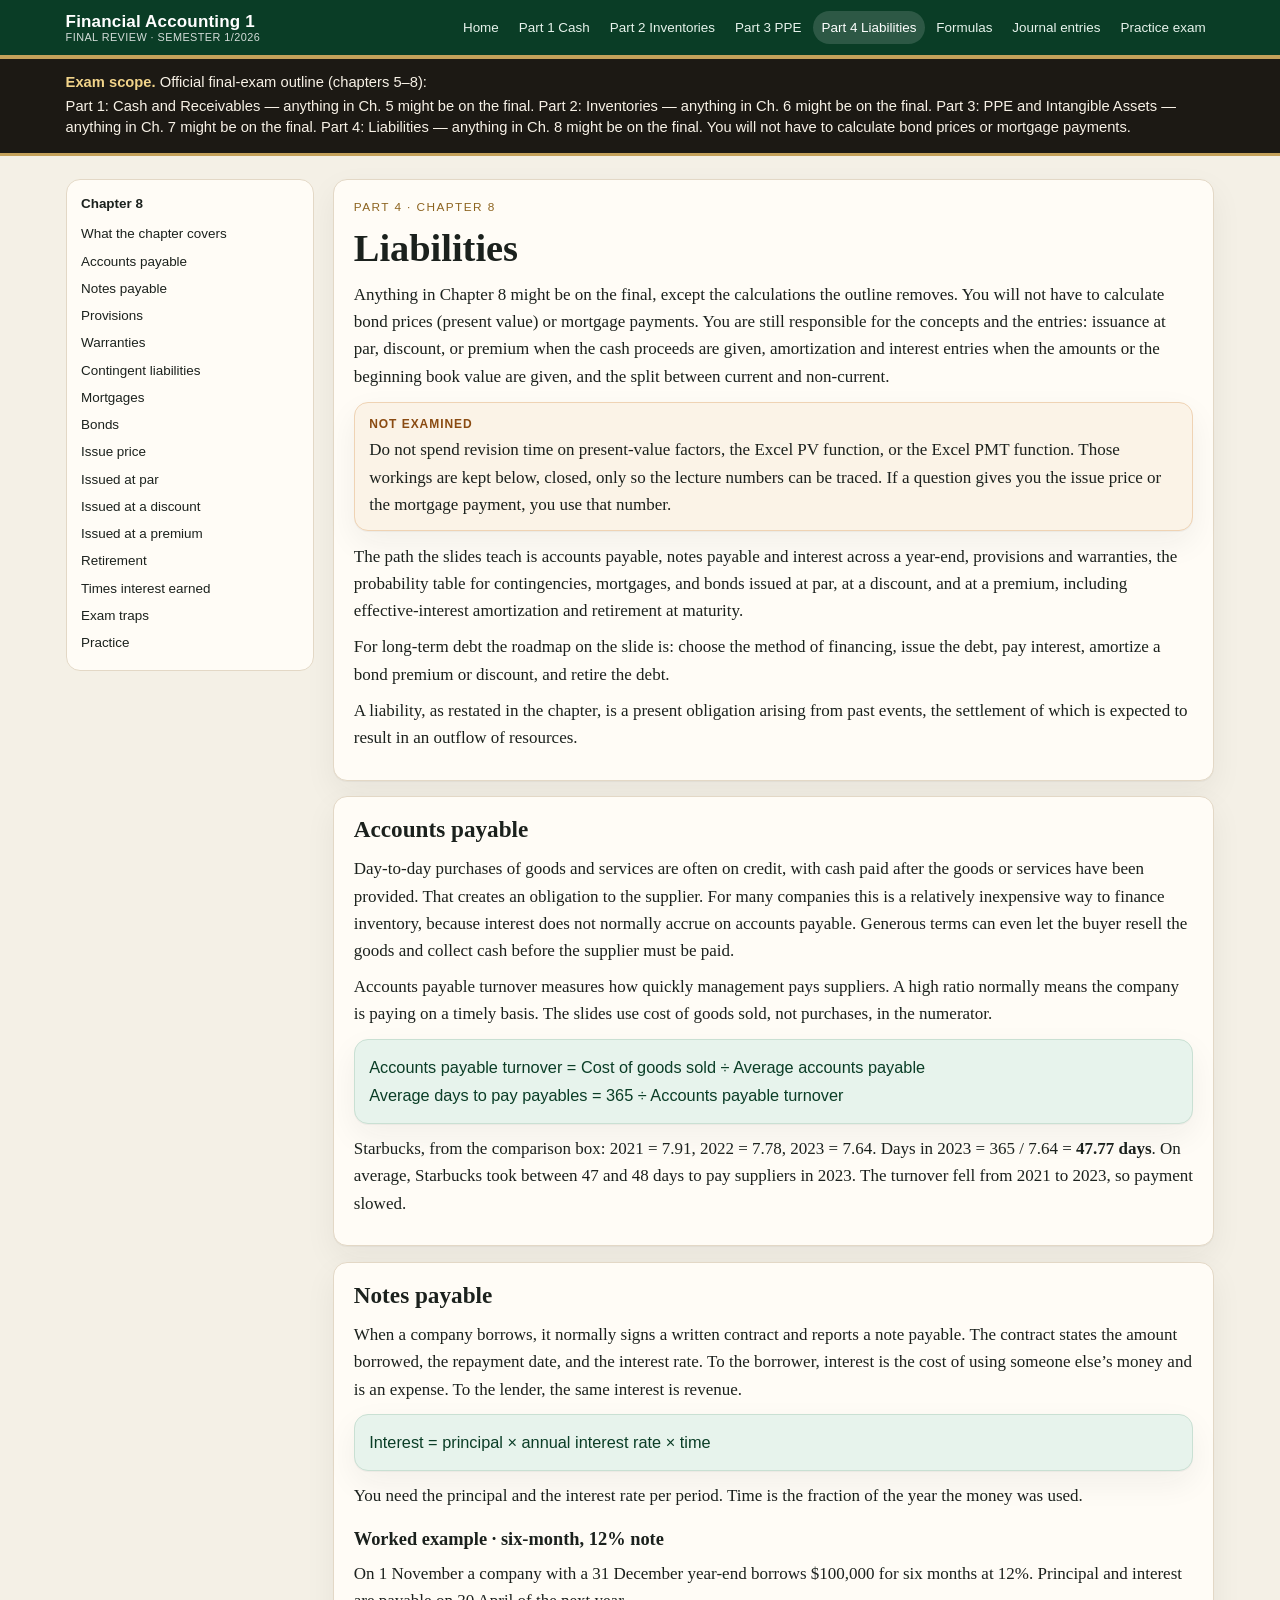
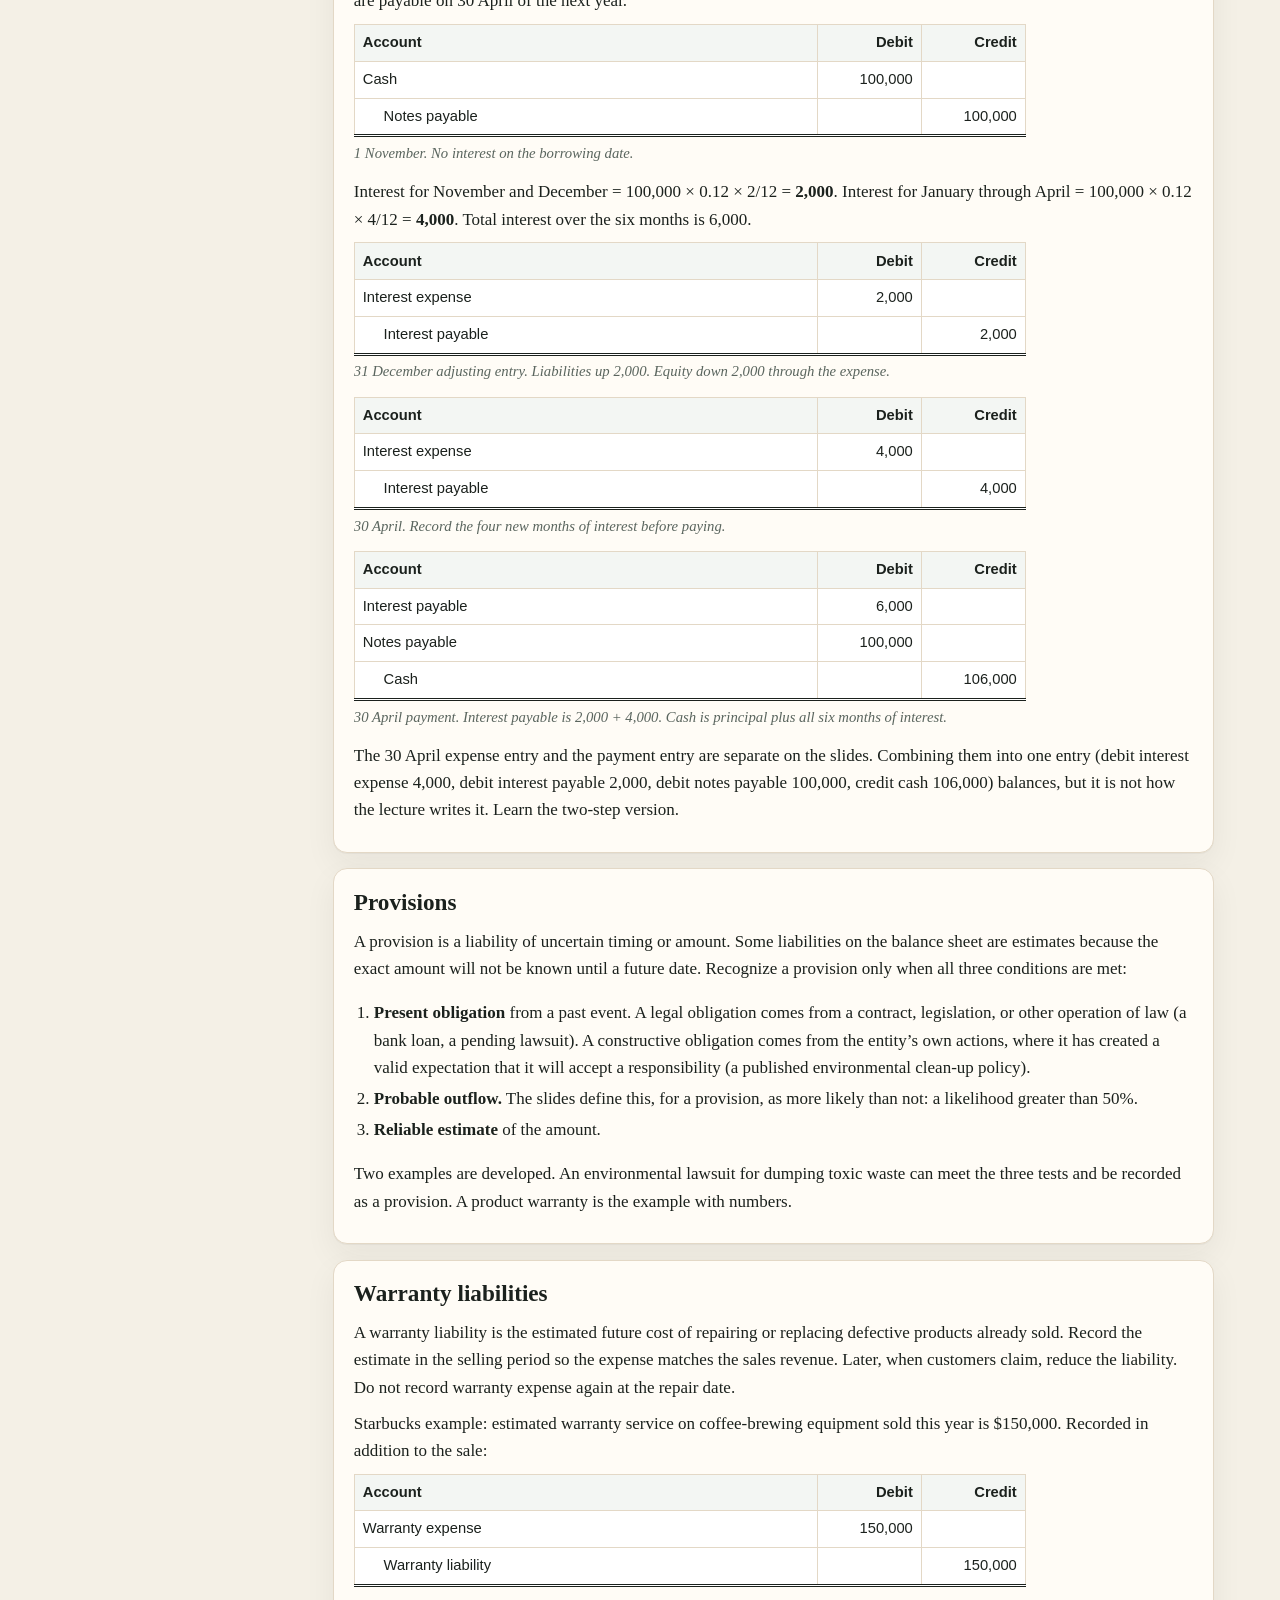
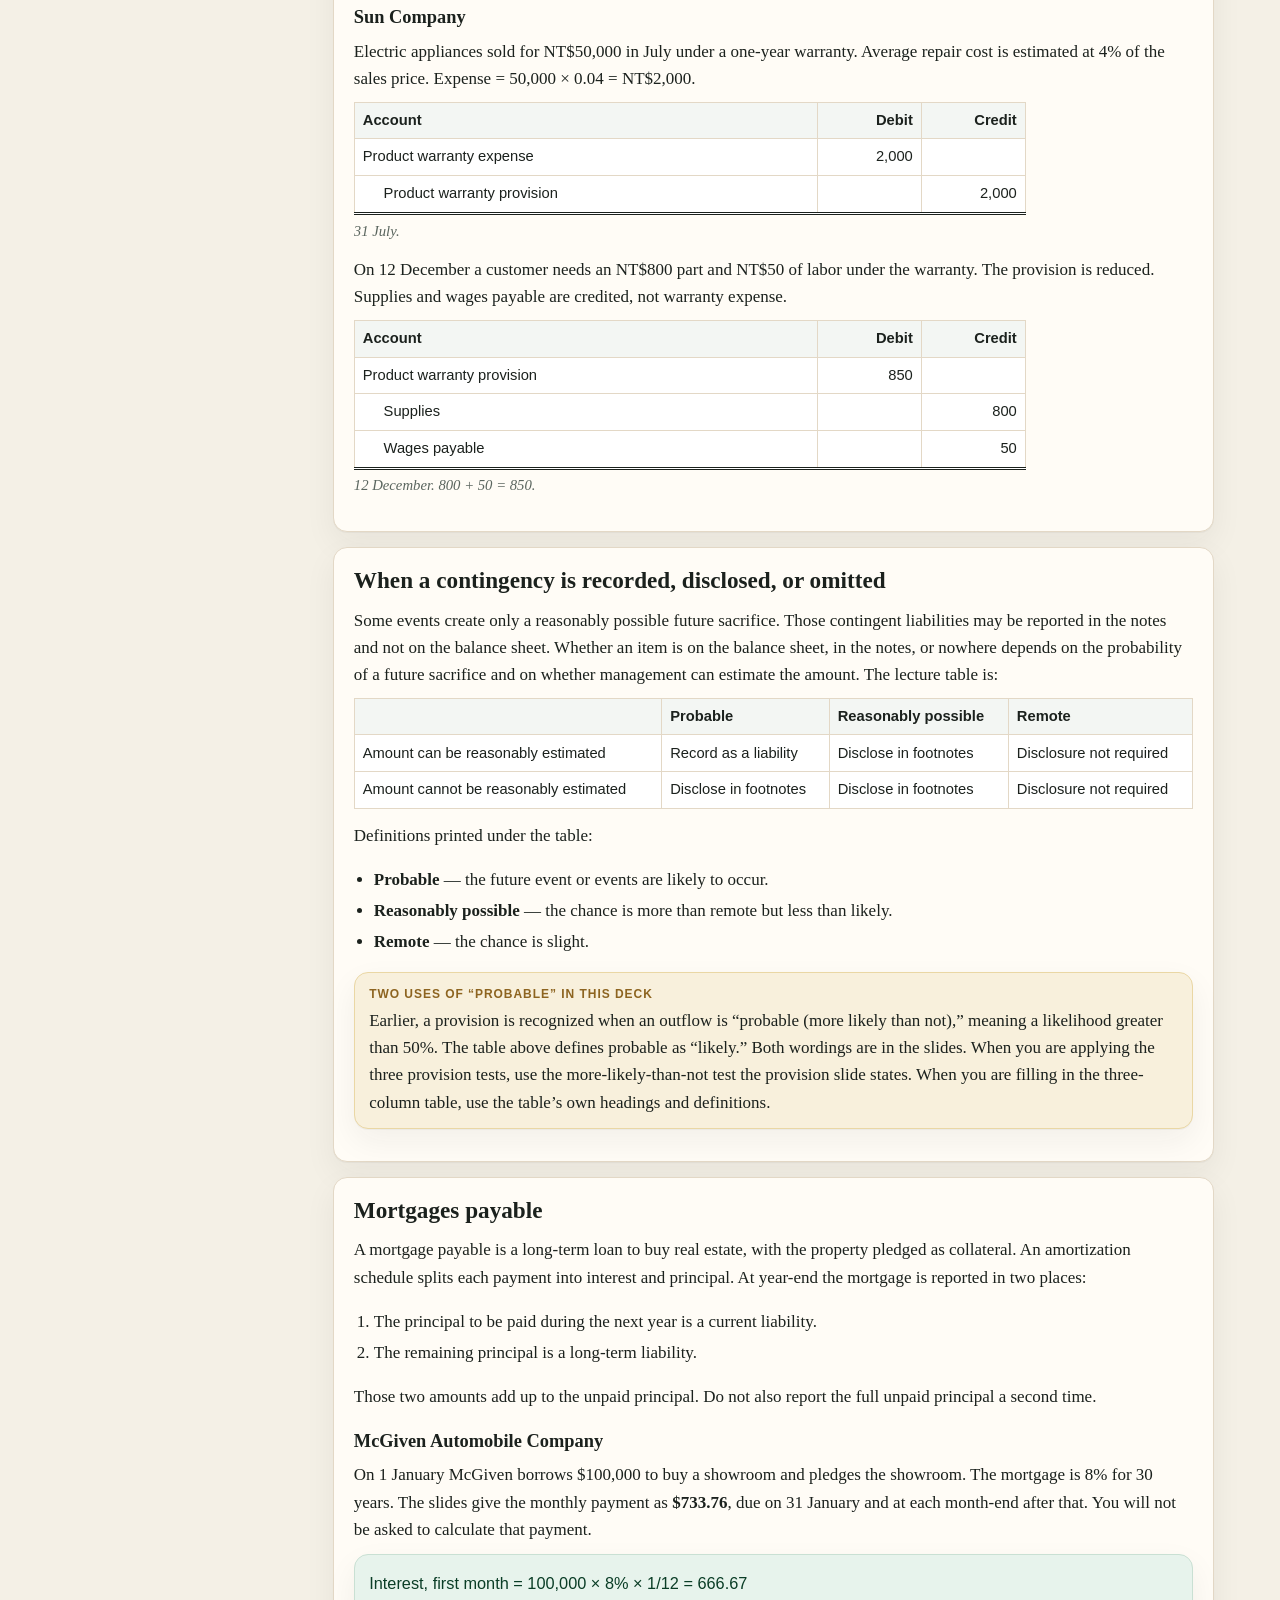
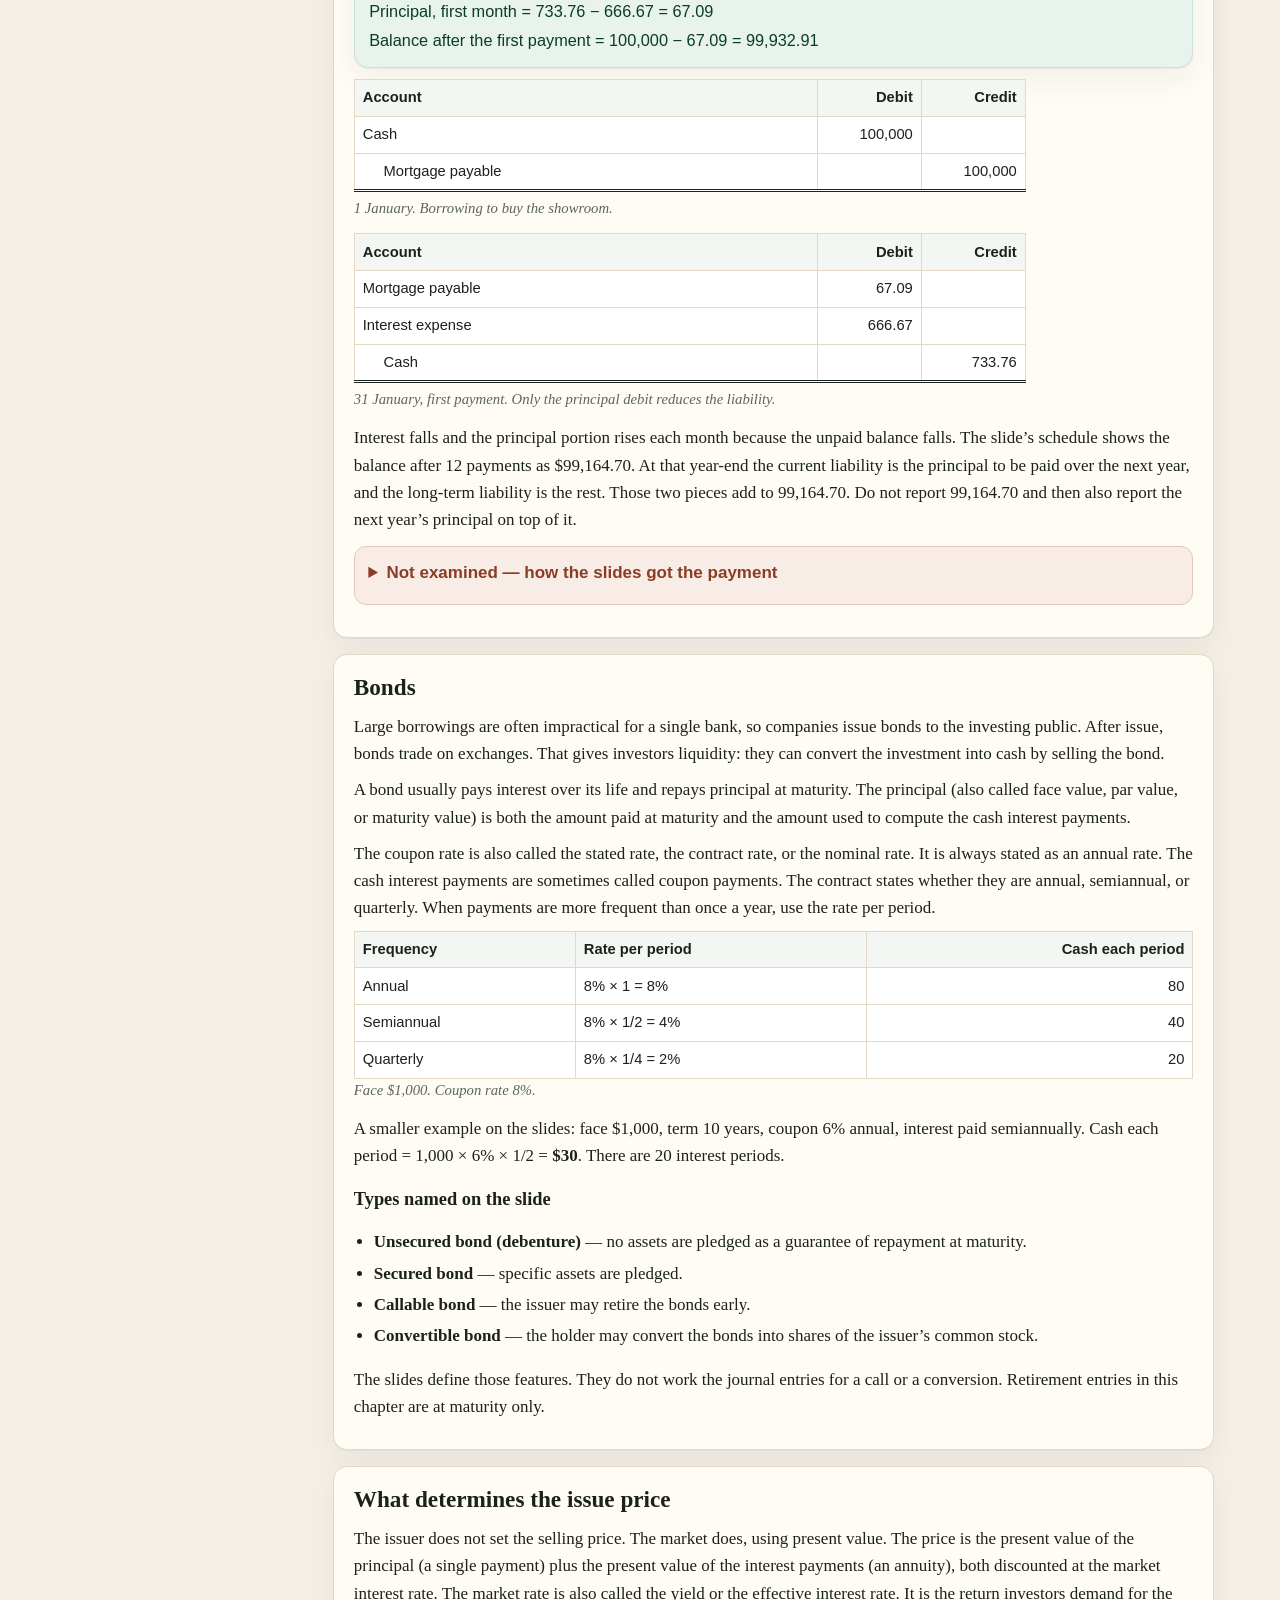
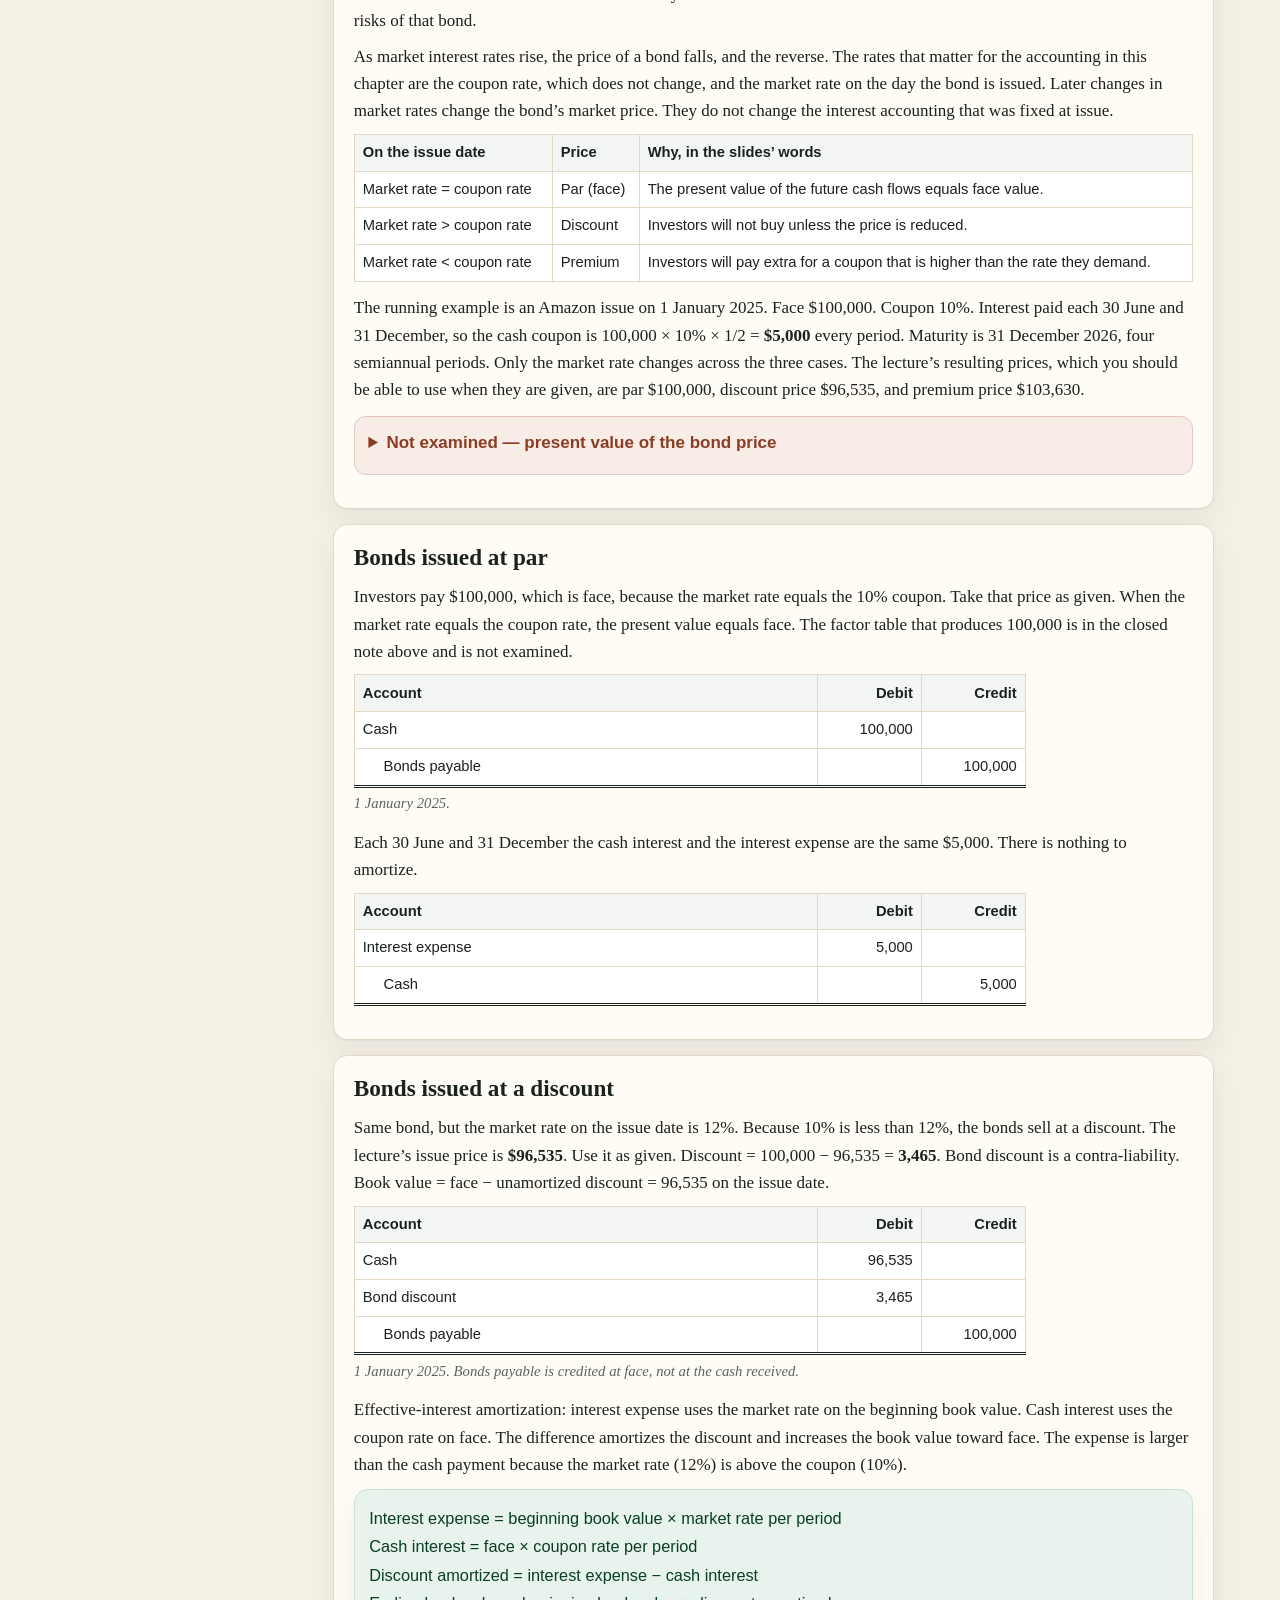
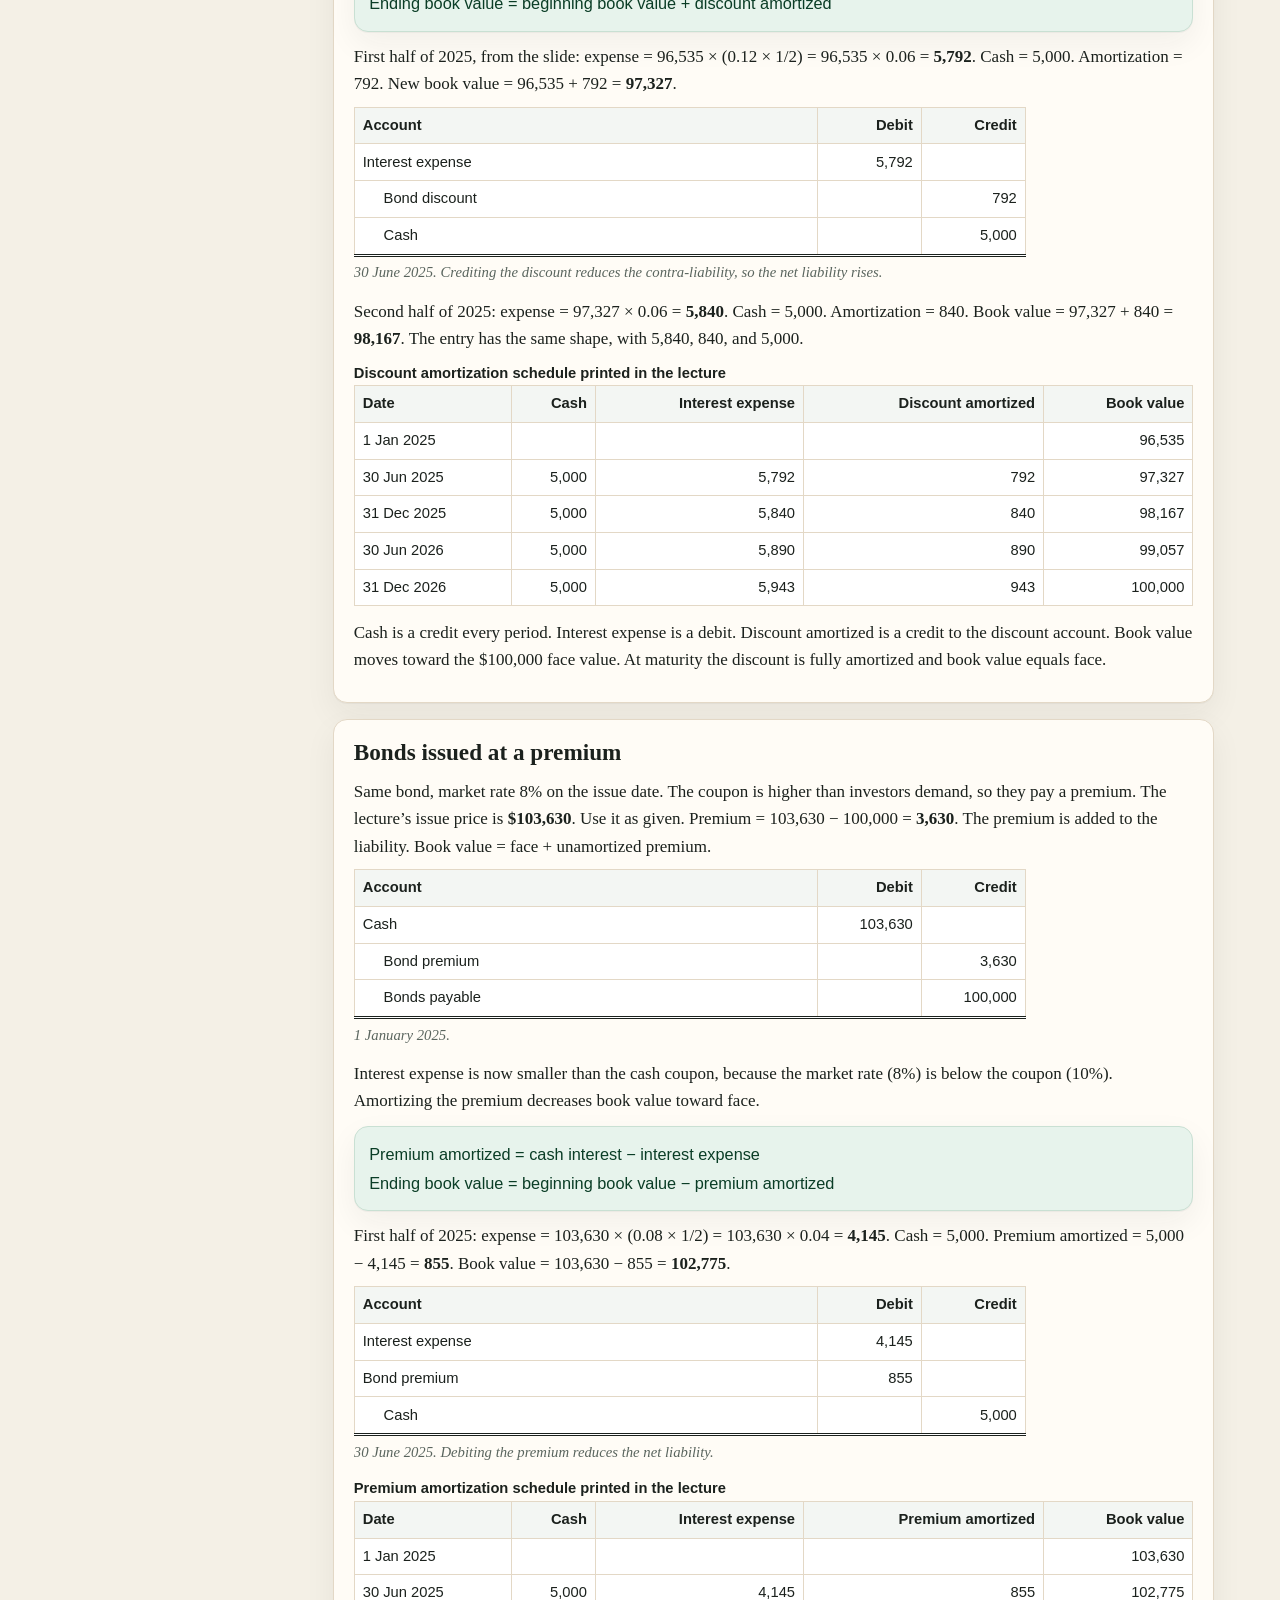
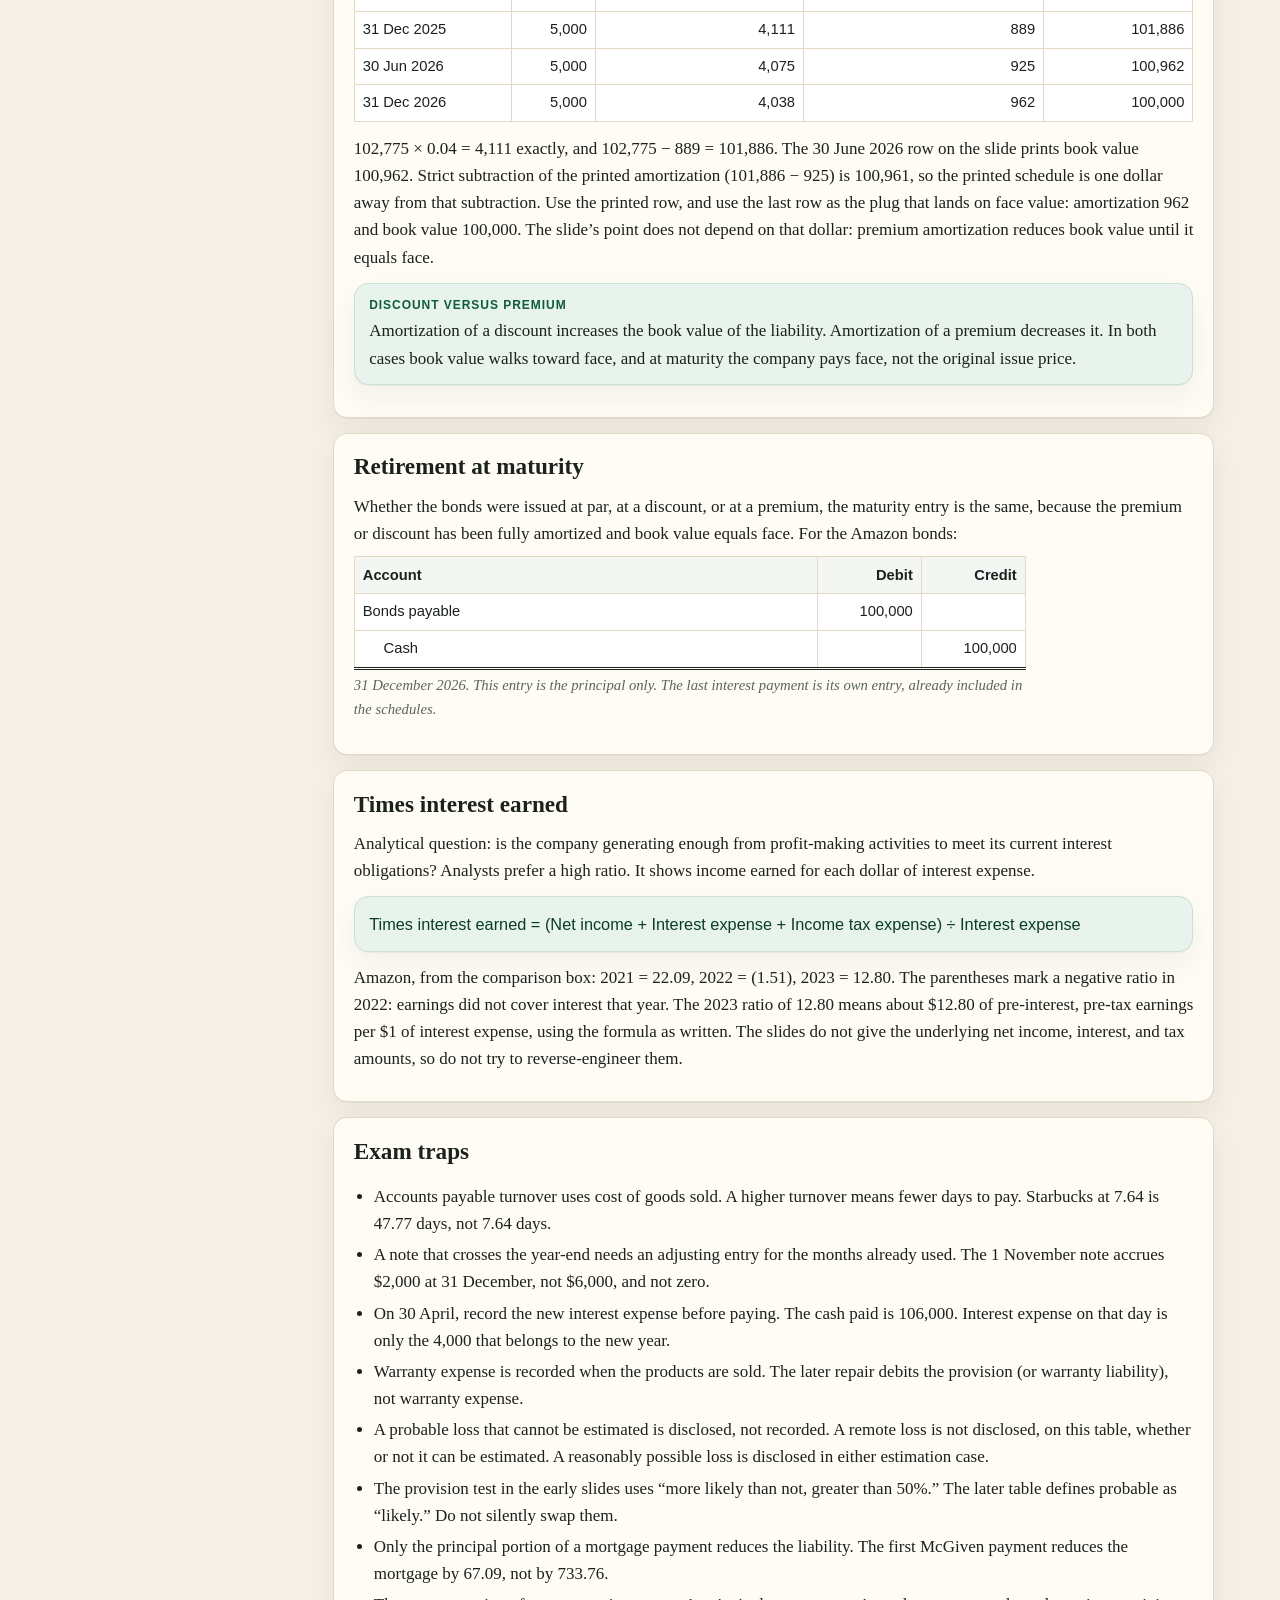
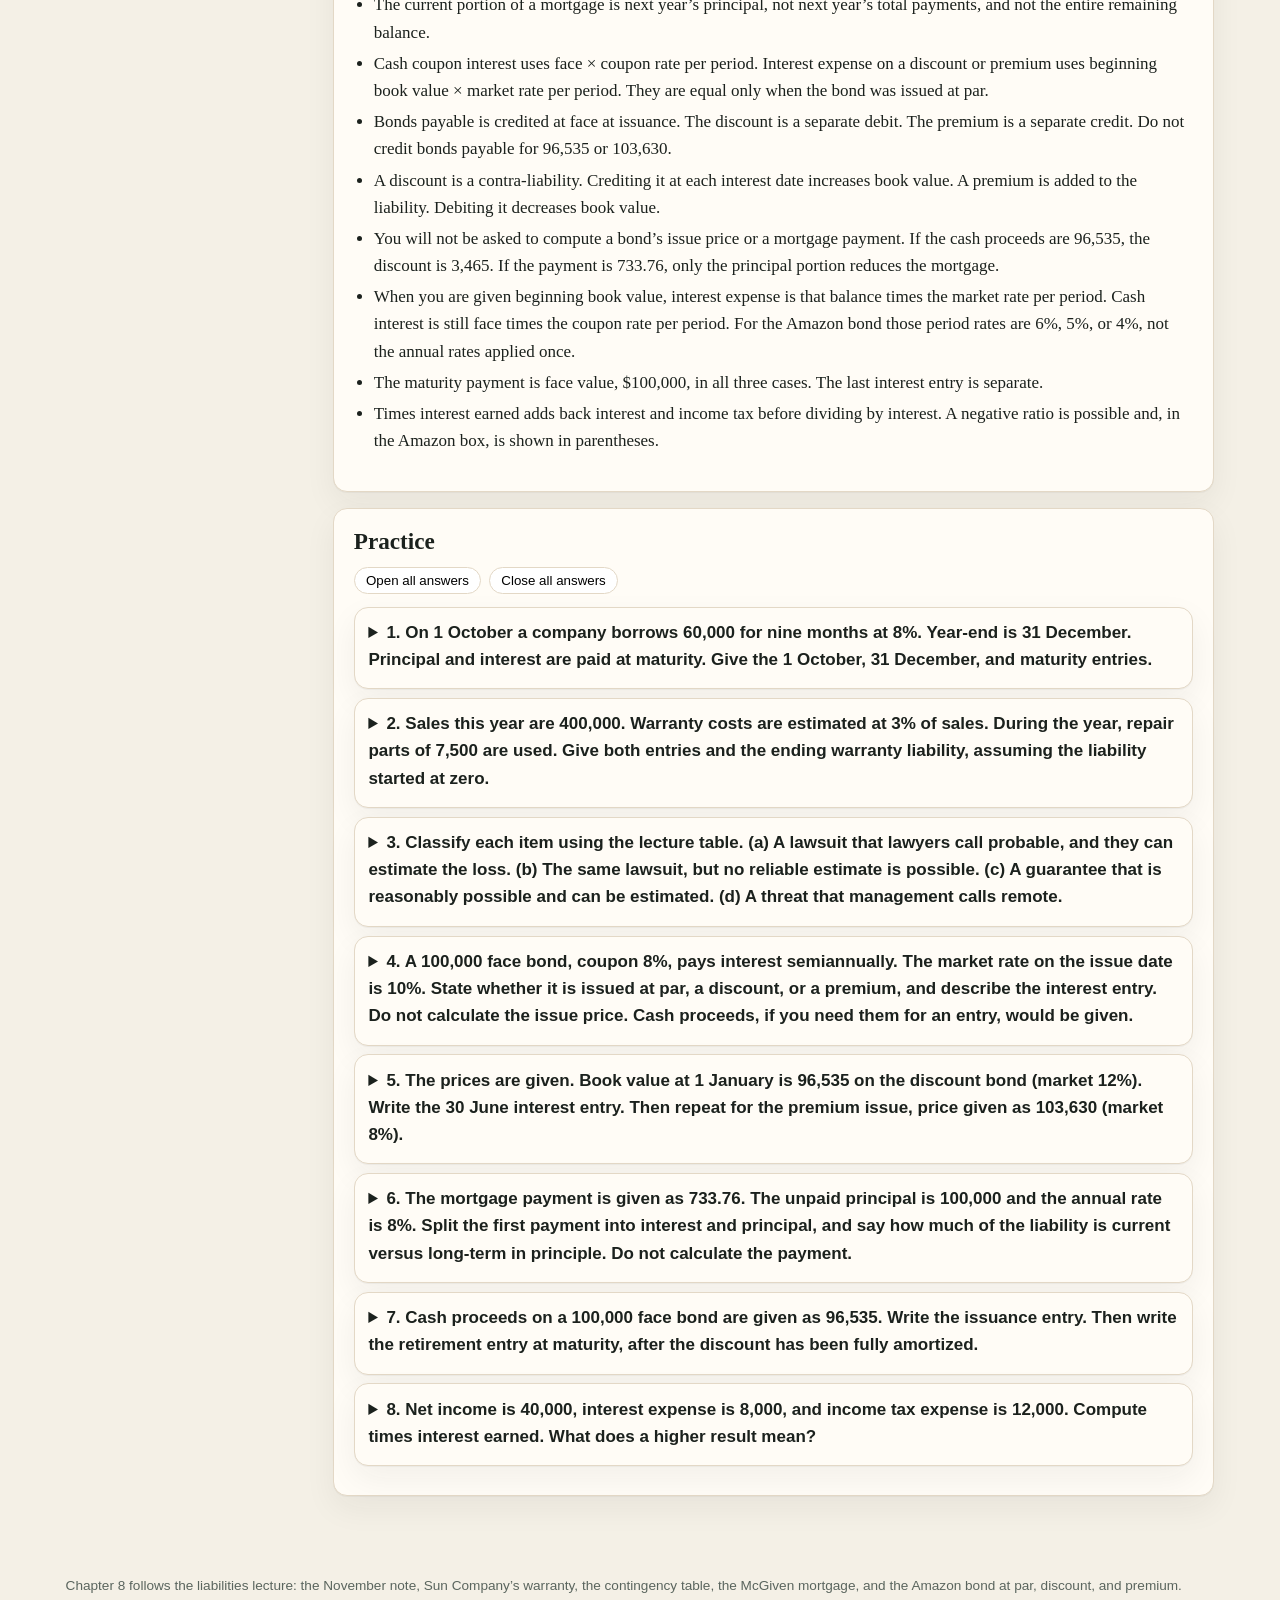
<file: chapter-8.html>
<!DOCTYPE html>
<html lang="en">
<head>
<meta charset="utf-8">
<meta name="viewport" content="width=device-width, initial-scale=1">
<title>Part 4 · Liabilities · FA1 final</title>
<link rel="icon" href="favicon.svg" type="image/svg+xml">
<link rel="stylesheet" href="css/styles.css">
</head>
<body>
<a class="skip" href="#main">Skip to content</a>
<header class="site-header">
  <div class="bar">
    <a class="brand" href="index.html">Financial Accounting 1<small>Final review · semester 1/2026</small></a>
    <input class="nav-toggle" type="checkbox" id="nav-toggle" aria-label="Open menu">
    <label class="nav-btn" for="nav-toggle">Menu</label>
    <nav class="site-nav">
      <a href="index.html">Home</a>
      <a href="chapter-5.html">Part 1 Cash</a>
      <a href="chapter-6.html">Part 2 Inventories</a>
      <a href="chapter-7.html">Part 3 PPE</a>
      <a href="chapter-8.html">Part 4 Liabilities</a>
      <a href="formulas.html">Formulas</a>
      <a href="journal-entries.html">Journal entries</a>
      <a href="practice-exam.html">Practice exam</a>
    </nav>
  </div>
</header>
<div class="scope">
  <div class="scope-inner">
    <p><strong>Exam scope.</strong> Official final-exam outline (chapters 5–8):</p>
    <p>Part 1: Cash and Receivables — anything in Ch. 5 might be on the final. Part 2: Inventories — anything in Ch. 6 might be on the final. Part 3: PPE and Intangible Assets — anything in Ch. 7 might be on the final. Part 4: Liabilities — anything in Ch. 8 might be on the final. You will not have to calculate bond prices or mortgage payments.</p>
  </div>
</div>
<main id="main" class="wrap">
  <div class="layout">
    <aside class="toc">
      <strong>Chapter 8</strong>
      <a href="#scope">What the chapter covers</a>
      <a href="#ap">Accounts payable</a>
      <a href="#notes">Notes payable</a>
      <a href="#provisions">Provisions</a>
      <a href="#warranty">Warranties</a>
      <a href="#contingent">Contingent liabilities</a>
      <a href="#mortgage">Mortgages</a>
      <a href="#bonds">Bonds</a>
      <a href="#price">Issue price</a>
      <a href="#par">Issued at par</a>
      <a href="#discount">Issued at a discount</a>
      <a href="#premium">Issued at a premium</a>
      <a href="#retire">Retirement</a>
      <a href="#tie">Times interest earned</a>
      <a href="#traps">Exam traps</a>
      <a href="#practice">Practice</a>
    </aside>
    <div>
      <section class="section" id="scope">
        <p class="kicker">Part 4 · Chapter 8</p>
        <h1>Liabilities</h1>
        <p>Anything in Chapter 8 might be on the final, except the calculations the outline removes. You will not have to calculate bond prices (present value) or mortgage payments. You are still responsible for the concepts and the entries: issuance at par, discount, or premium when the cash proceeds are given, amortization and interest entries when the amounts or the beginning book value are given, and the split between current and non-current.</p>
        <div class="callout trap">
          <strong class="label">Not examined</strong>
          Do not spend revision time on present-value factors, the Excel PV function, or the Excel PMT function. Those workings are kept below, closed, only so the lecture numbers can be traced. If a question gives you the issue price or the mortgage payment, you use that number.
        </div>
        <p>The path the slides teach is accounts payable, notes payable and interest across a year-end, provisions and warranties, the probability table for contingencies, mortgages, and bonds issued at par, at a discount, and at a premium, including effective-interest amortization and retirement at maturity.</p>
        <p>For long-term debt the roadmap on the slide is: choose the method of financing, issue the debt, pay interest, amortize a bond premium or discount, and retire the debt.</p>
        <p>A liability, as restated in the chapter, is a present obligation arising from past events, the settlement of which is expected to result in an outflow of resources.</p>
      </section>

      <section class="section" id="ap">
        <h2>Accounts payable</h2>
        <p>Day-to-day purchases of goods and services are often on credit, with cash paid after the goods or services have been provided. That creates an obligation to the supplier. For many companies this is a relatively inexpensive way to finance inventory, because interest does not normally accrue on accounts payable. Generous terms can even let the buyer resell the goods and collect cash before the supplier must be paid.</p>
        <p>Accounts payable turnover measures how quickly management pays suppliers. A high ratio normally means the company is paying on a timely basis. The slides use cost of goods sold, not purchases, in the numerator.</p>
        <div class="formula">
          <p class="eq">Accounts payable turnover = Cost of goods sold ÷ Average accounts payable</p>
          <p class="eq">Average days to pay payables = 365 ÷ Accounts payable turnover</p>
        </div>
        <p>Starbucks, from the comparison box: 2021 = 7.91, 2022 = 7.78, 2023 = 7.64. Days in 2023 = 365 / 7.64 = <strong>47.77 days</strong>. On average, Starbucks took between 47 and 48 days to pay suppliers in 2023. The turnover fell from 2021 to 2023, so payment slowed.</p>
      </section>

      <section class="section" id="notes">
        <h2>Notes payable</h2>
        <p>When a company borrows, it normally signs a written contract and reports a note payable. The contract states the amount borrowed, the repayment date, and the interest rate. To the borrower, interest is the cost of using someone else’s money and is an expense. To the lender, the same interest is revenue.</p>
        <div class="formula">
          <p class="eq">Interest = principal × annual interest rate × time</p>
        </div>
        <p>You need the principal and the interest rate per period. Time is the fraction of the year the money was used.</p>
        <h3>Worked example · six-month, 12% note</h3>
        <p>On 1 November a company with a 31 December year-end borrows $100,000 for six months at 12%. Principal and interest are payable on 30 April of the next year.</p>
        <div class="table-wrap">
          <table class="je">
            <thead><tr><th>Account</th><th class="num">Debit</th><th class="num">Credit</th></tr></thead>
            <tbody>
              <tr><td class="acct">Cash</td><td class="num">100,000</td><td class="num"></td></tr>
              <tr><td class="acct cr">Notes payable</td><td class="num"></td><td class="num">100,000</td></tr>
            </tbody>
            <caption>1 November. No interest on the borrowing date.</caption>
          </table>
        </div>
        <p>Interest for November and December = 100,000 × 0.12 × 2/12 = <strong>2,000</strong>. Interest for January through April = 100,000 × 0.12 × 4/12 = <strong>4,000</strong>. Total interest over the six months is 6,000.</p>
        <div class="table-wrap">
          <table class="je">
            <thead><tr><th>Account</th><th class="num">Debit</th><th class="num">Credit</th></tr></thead>
            <tbody>
              <tr><td class="acct">Interest expense</td><td class="num">2,000</td><td class="num"></td></tr>
              <tr><td class="acct cr">Interest payable</td><td class="num"></td><td class="num">2,000</td></tr>
            </tbody>
            <caption>31 December adjusting entry. Liabilities up 2,000. Equity down 2,000 through the expense.</caption>
          </table>
        </div>
        <div class="table-wrap">
          <table class="je">
            <thead><tr><th>Account</th><th class="num">Debit</th><th class="num">Credit</th></tr></thead>
            <tbody>
              <tr><td class="acct">Interest expense</td><td class="num">4,000</td><td class="num"></td></tr>
              <tr><td class="acct cr">Interest payable</td><td class="num"></td><td class="num">4,000</td></tr>
            </tbody>
            <caption>30 April. Record the four new months of interest before paying.</caption>
          </table>
        </div>
        <div class="table-wrap">
          <table class="je">
            <thead><tr><th>Account</th><th class="num">Debit</th><th class="num">Credit</th></tr></thead>
            <tbody>
              <tr><td class="acct">Interest payable</td><td class="num">6,000</td><td class="num"></td></tr>
              <tr><td class="acct">Notes payable</td><td class="num">100,000</td><td class="num"></td></tr>
              <tr><td class="acct cr">Cash</td><td class="num"></td><td class="num">106,000</td></tr>
            </tbody>
            <caption>30 April payment. Interest payable is 2,000 + 4,000. Cash is principal plus all six months of interest.</caption>
          </table>
        </div>
        <p>The 30 April expense entry and the payment entry are separate on the slides. Combining them into one entry (debit interest expense 4,000, debit interest payable 2,000, debit notes payable 100,000, credit cash 106,000) balances, but it is not how the lecture writes it. Learn the two-step version.</p>
      </section>

      <section class="section" id="provisions">
        <h2>Provisions</h2>
        <p>A provision is a liability of uncertain timing or amount. Some liabilities on the balance sheet are estimates because the exact amount will not be known until a future date. Recognize a provision only when all three conditions are met:</p>
        <ol>
          <li><strong>Present obligation</strong> from a past event. A legal obligation comes from a contract, legislation, or other operation of law (a bank loan, a pending lawsuit). A constructive obligation comes from the entity’s own actions, where it has created a valid expectation that it will accept a responsibility (a published environmental clean-up policy).</li>
          <li><strong>Probable outflow.</strong> The slides define this, for a provision, as more likely than not: a likelihood greater than 50%.</li>
          <li><strong>Reliable estimate</strong> of the amount.</li>
        </ol>
        <p>Two examples are developed. An environmental lawsuit for dumping toxic waste can meet the three tests and be recorded as a provision. A product warranty is the example with numbers.</p>
      </section>

      <section class="section" id="warranty">
        <h2>Warranty liabilities</h2>
        <p>A warranty liability is the estimated future cost of repairing or replacing defective products already sold. Record the estimate in the selling period so the expense matches the sales revenue. Later, when customers claim, reduce the liability. Do not record warranty expense again at the repair date.</p>
        <p>Starbucks example: estimated warranty service on coffee-brewing equipment sold this year is $150,000. Recorded in addition to the sale:</p>
        <div class="table-wrap">
          <table class="je">
            <thead><tr><th>Account</th><th class="num">Debit</th><th class="num">Credit</th></tr></thead>
            <tbody>
              <tr><td class="acct">Warranty expense</td><td class="num">150,000</td><td class="num"></td></tr>
              <tr><td class="acct cr">Warranty liability</td><td class="num"></td><td class="num">150,000</td></tr>
            </tbody>
          </table>
        </div>
        <h3>Sun Company</h3>
        <p>Electric appliances sold for NT$50,000 in July under a one-year warranty. Average repair cost is estimated at 4% of the sales price. Expense = 50,000 × 0.04 = NT$2,000.</p>
        <div class="table-wrap">
          <table class="je">
            <thead><tr><th>Account</th><th class="num">Debit</th><th class="num">Credit</th></tr></thead>
            <tbody>
              <tr><td class="acct">Product warranty expense</td><td class="num">2,000</td><td class="num"></td></tr>
              <tr><td class="acct cr">Product warranty provision</td><td class="num"></td><td class="num">2,000</td></tr>
            </tbody>
            <caption>31 July.</caption>
          </table>
        </div>
        <p>On 12 December a customer needs an NT$800 part and NT$50 of labor under the warranty. The provision is reduced. Supplies and wages payable are credited, not warranty expense.</p>
        <div class="table-wrap">
          <table class="je">
            <thead><tr><th>Account</th><th class="num">Debit</th><th class="num">Credit</th></tr></thead>
            <tbody>
              <tr><td class="acct">Product warranty provision</td><td class="num">850</td><td class="num"></td></tr>
              <tr><td class="acct cr">Supplies</td><td class="num"></td><td class="num">800</td></tr>
              <tr><td class="acct cr">Wages payable</td><td class="num"></td><td class="num">50</td></tr>
            </tbody>
            <caption>12 December. 800 + 50 = 850.</caption>
          </table>
        </div>
      </section>

      <section class="section" id="contingent">
        <h2>When a contingency is recorded, disclosed, or omitted</h2>
        <p>Some events create only a reasonably possible future sacrifice. Those contingent liabilities may be reported in the notes and not on the balance sheet. Whether an item is on the balance sheet, in the notes, or nowhere depends on the probability of a future sacrifice and on whether management can estimate the amount. The lecture table is:</p>
        <div class="table-wrap">
          <table>
            <thead><tr><th></th><th>Probable</th><th>Reasonably possible</th><th>Remote</th></tr></thead>
            <tbody>
              <tr><td>Amount can be reasonably estimated</td><td>Record as a liability</td><td>Disclose in footnotes</td><td>Disclosure not required</td></tr>
              <tr><td>Amount cannot be reasonably estimated</td><td>Disclose in footnotes</td><td>Disclose in footnotes</td><td>Disclosure not required</td></tr>
            </tbody>
          </table>
        </div>
        <p>Definitions printed under the table:</p>
        <ul>
          <li><strong>Probable</strong> — the future event or events are likely to occur.</li>
          <li><strong>Reasonably possible</strong> — the chance is more than remote but less than likely.</li>
          <li><strong>Remote</strong> — the chance is slight.</li>
        </ul>
        <div class="callout note">
          <strong class="label">Two uses of “probable” in this deck</strong>
          Earlier, a provision is recognized when an outflow is “probable (more likely than not),” meaning a likelihood greater than 50%. The table above defines probable as “likely.” Both wordings are in the slides. When you are applying the three provision tests, use the more-likely-than-not test the provision slide states. When you are filling in the three-column table, use the table’s own headings and definitions.
        </div>
      </section>

      <section class="section" id="mortgage">
        <h2>Mortgages payable</h2>
        <p>A mortgage payable is a long-term loan to buy real estate, with the property pledged as collateral. An amortization schedule splits each payment into interest and principal. At year-end the mortgage is reported in two places:</p>
        <ol>
          <li>The principal to be paid during the next year is a current liability.</li>
          <li>The remaining principal is a long-term liability.</li>
        </ol>
        <p>Those two amounts add up to the unpaid principal. Do not also report the full unpaid principal a second time.</p>
        <h3>McGiven Automobile Company</h3>
        <p>On 1 January McGiven borrows $100,000 to buy a showroom and pledges the showroom. The mortgage is 8% for 30 years. The slides give the monthly payment as <strong>$733.76</strong>, due on 31 January and at each month-end after that. You will not be asked to calculate that payment.</p>
        <div class="formula">
          <p class="eq">Interest, first month = 100,000 × 8% × 1/12 = 666.67</p>
          <p class="eq">Principal, first month = 733.76 − 666.67 = 67.09</p>
          <p class="eq">Balance after the first payment = 100,000 − 67.09 = 99,932.91</p>
        </div>
        <div class="table-wrap">
          <table class="je">
            <thead><tr><th>Account</th><th class="num">Debit</th><th class="num">Credit</th></tr></thead>
            <tbody>
              <tr><td class="acct">Cash</td><td class="num">100,000</td><td class="num"></td></tr>
              <tr><td class="acct cr">Mortgage payable</td><td class="num"></td><td class="num">100,000</td></tr>
            </tbody>
            <caption>1 January. Borrowing to buy the showroom.</caption>
          </table>
        </div>
        <div class="table-wrap">
          <table class="je">
            <thead><tr><th>Account</th><th class="num">Debit</th><th class="num">Credit</th></tr></thead>
            <tbody>
              <tr><td class="acct">Mortgage payable</td><td class="num">67.09</td><td class="num"></td></tr>
              <tr><td class="acct">Interest expense</td><td class="num">666.67</td><td class="num"></td></tr>
              <tr><td class="acct cr">Cash</td><td class="num"></td><td class="num">733.76</td></tr>
            </tbody>
            <caption>31 January, first payment. Only the principal debit reduces the liability.</caption>
          </table>
        </div>
        <p>Interest falls and the principal portion rises each month because the unpaid balance falls. The slide’s schedule shows the balance after 12 payments as $99,164.70. At that year-end the current liability is the principal to be paid over the next year, and the long-term liability is the rest. Those two pieces add to 99,164.70. Do not report 99,164.70 and then also report the next year’s principal on top of it.</p>
        <details class="not-examined">
          <summary>Not examined — how the slides got the payment</summary>
          <p>The $733.76 is Excel PMT(0.08/12, 360, 100000). The next month’s interest on the slide is 99,932.91 × 8% × 1/12 = 666.22, so principal is 733.76 − 666.22 = 67.54. Principal repaid in the first twelve payments is 100,000 − 99,164.70 = 835.30. A second illustration uses PMT(0.08/12, 240, 200000) = $1,672.88 on a $200,000, 20-year, 8% mortgage. First interest = 200,000 × 8% × 1/12 = 1,333.33. First principal = 1,672.88 − 1,333.33 = 339.55. You do not have to reproduce these payment calculations.</p>
        </details>
      </section>

      <section class="section" id="bonds">
        <h2>Bonds</h2>
        <p>Large borrowings are often impractical for a single bank, so companies issue bonds to the investing public. After issue, bonds trade on exchanges. That gives investors liquidity: they can convert the investment into cash by selling the bond.</p>
        <p>A bond usually pays interest over its life and repays principal at maturity. The principal (also called face value, par value, or maturity value) is both the amount paid at maturity and the amount used to compute the cash interest payments.</p>
        <p>The coupon rate is also called the stated rate, the contract rate, or the nominal rate. It is always stated as an annual rate. The cash interest payments are sometimes called coupon payments. The contract states whether they are annual, semiannual, or quarterly. When payments are more frequent than once a year, use the rate per period.</p>
        <div class="table-wrap">
          <table>
            <caption style="caption-side:bottom;text-align:left;font-family:var(--serif);font-style:italic;color:var(--muted)">Face $1,000. Coupon rate 8%.</caption>
            <thead><tr><th>Frequency</th><th>Rate per period</th><th class="num">Cash each period</th></tr></thead>
            <tbody>
              <tr><td>Annual</td><td>8% × 1 = 8%</td><td class="num">80</td></tr>
              <tr><td>Semiannual</td><td>8% × 1/2 = 4%</td><td class="num">40</td></tr>
              <tr><td>Quarterly</td><td>8% × 1/4 = 2%</td><td class="num">20</td></tr>
            </tbody>
          </table>
        </div>
        <p>A smaller example on the slides: face $1,000, term 10 years, coupon 6% annual, interest paid semiannually. Cash each period = 1,000 × 6% × 1/2 = <strong>$30</strong>. There are 20 interest periods.</p>
        <h3>Types named on the slide</h3>
        <ul>
          <li><strong>Unsecured bond (debenture)</strong> — no assets are pledged as a guarantee of repayment at maturity.</li>
          <li><strong>Secured bond</strong> — specific assets are pledged.</li>
          <li><strong>Callable bond</strong> — the issuer may retire the bonds early.</li>
          <li><strong>Convertible bond</strong> — the holder may convert the bonds into shares of the issuer’s common stock.</li>
        </ul>
        <p>The slides define those features. They do not work the journal entries for a call or a conversion. Retirement entries in this chapter are at maturity only.</p>
      </section>

      <section class="section" id="price">
        <h2>What determines the issue price</h2>
        <p>The issuer does not set the selling price. The market does, using present value. The price is the present value of the principal (a single payment) plus the present value of the interest payments (an annuity), both discounted at the market interest rate. The market rate is also called the yield or the effective interest rate. It is the return investors demand for the risks of that bond.</p>
        <p>As market interest rates rise, the price of a bond falls, and the reverse. The rates that matter for the accounting in this chapter are the coupon rate, which does not change, and the market rate on the day the bond is issued. Later changes in market rates change the bond’s market price. They do not change the interest accounting that was fixed at issue.</p>
        <div class="table-wrap">
          <table>
            <thead><tr><th>On the issue date</th><th>Price</th><th>Why, in the slides’ words</th></tr></thead>
            <tbody>
              <tr><td>Market rate = coupon rate</td><td>Par (face)</td><td>The present value of the future cash flows equals face value.</td></tr>
              <tr><td>Market rate &gt; coupon rate</td><td>Discount</td><td>Investors will not buy unless the price is reduced.</td></tr>
              <tr><td>Market rate &lt; coupon rate</td><td>Premium</td><td>Investors will pay extra for a coupon that is higher than the rate they demand.</td></tr>
            </tbody>
          </table>
        </div>
        <p>The running example is an Amazon issue on 1 January 2025. Face $100,000. Coupon 10%. Interest paid each 30 June and 31 December, so the cash coupon is 100,000 × 10% × 1/2 = <strong>$5,000</strong> every period. Maturity is 31 December 2026, four semiannual periods. Only the market rate changes across the three cases. The lecture’s resulting prices, which you should be able to use when they are given, are par $100,000, discount price $96,535, and premium price $103,630.</p>
        <details class="not-examined">
          <summary>Not examined — present value of the bond price</summary>
          <p>The slides discount the principal and the interest annuity at the market rate per period. Par, at 5% for 4 periods: 100,000 × 0.82270 + 5,000 × 3.54595 = 100,000. Discount, at 6%: 100,000 × 0.79209 + 5,000 × 3.46511 = 96,535. Premium, at 4%: 100,000 × 0.85480 + 5,000 × 3.62990 = 103,630. Excel PV is on the slides as well. You will not be asked to calculate these prices.</p>
        </details>
      </section>

      <section class="section" id="par">
        <h2>Bonds issued at par</h2>
        <p>Investors pay $100,000, which is face, because the market rate equals the 10% coupon. Take that price as given. When the market rate equals the coupon rate, the present value equals face. The factor table that produces 100,000 is in the closed note above and is not examined.</p>
        <div class="table-wrap">
          <table class="je">
            <thead><tr><th>Account</th><th class="num">Debit</th><th class="num">Credit</th></tr></thead>
            <tbody>
              <tr><td class="acct">Cash</td><td class="num">100,000</td><td class="num"></td></tr>
              <tr><td class="acct cr">Bonds payable</td><td class="num"></td><td class="num">100,000</td></tr>
            </tbody>
            <caption>1 January 2025.</caption>
          </table>
        </div>
        <p>Each 30 June and 31 December the cash interest and the interest expense are the same $5,000. There is nothing to amortize.</p>
        <div class="table-wrap">
          <table class="je">
            <thead><tr><th>Account</th><th class="num">Debit</th><th class="num">Credit</th></tr></thead>
            <tbody>
              <tr><td class="acct">Interest expense</td><td class="num">5,000</td><td class="num"></td></tr>
              <tr><td class="acct cr">Cash</td><td class="num"></td><td class="num">5,000</td></tr>
            </tbody>
          </table>
        </div>
      </section>

      <section class="section" id="discount">
        <h2>Bonds issued at a discount</h2>
        <p>Same bond, but the market rate on the issue date is 12%. Because 10% is less than 12%, the bonds sell at a discount. The lecture’s issue price is <strong>$96,535</strong>. Use it as given. Discount = 100,000 − 96,535 = <strong>3,465</strong>. Bond discount is a contra-liability. Book value = face − unamortized discount = 96,535 on the issue date.</p>
        <div class="table-wrap">
          <table class="je">
            <thead><tr><th>Account</th><th class="num">Debit</th><th class="num">Credit</th></tr></thead>
            <tbody>
              <tr><td class="acct">Cash</td><td class="num">96,535</td><td class="num"></td></tr>
              <tr><td class="acct">Bond discount</td><td class="num">3,465</td><td class="num"></td></tr>
              <tr><td class="acct cr">Bonds payable</td><td class="num"></td><td class="num">100,000</td></tr>
            </tbody>
            <caption>1 January 2025. Bonds payable is credited at face, not at the cash received.</caption>
          </table>
        </div>
        <p>Effective-interest amortization: interest expense uses the market rate on the beginning book value. Cash interest uses the coupon rate on face. The difference amortizes the discount and increases the book value toward face. The expense is larger than the cash payment because the market rate (12%) is above the coupon (10%).</p>
        <div class="formula">
          <p class="eq">Interest expense = beginning book value × market rate per period</p>
          <p class="eq">Cash interest = face × coupon rate per period</p>
          <p class="eq">Discount amortized = interest expense − cash interest</p>
          <p class="eq">Ending book value = beginning book value + discount amortized</p>
        </div>
        <p>First half of 2025, from the slide: expense = 96,535 × (0.12 × 1/2) = 96,535 × 0.06 = <strong>5,792</strong>. Cash = 5,000. Amortization = 792. New book value = 96,535 + 792 = <strong>97,327</strong>.</p>
        <div class="table-wrap">
          <table class="je">
            <thead><tr><th>Account</th><th class="num">Debit</th><th class="num">Credit</th></tr></thead>
            <tbody>
              <tr><td class="acct">Interest expense</td><td class="num">5,792</td><td class="num"></td></tr>
              <tr><td class="acct cr">Bond discount</td><td class="num"></td><td class="num">792</td></tr>
              <tr><td class="acct cr">Cash</td><td class="num"></td><td class="num">5,000</td></tr>
            </tbody>
            <caption>30 June 2025. Crediting the discount reduces the contra-liability, so the net liability rises.</caption>
          </table>
        </div>
        <p>Second half of 2025: expense = 97,327 × 0.06 = <strong>5,840</strong>. Cash = 5,000. Amortization = 840. Book value = 97,327 + 840 = <strong>98,167</strong>. The entry has the same shape, with 5,840, 840, and 5,000.</p>
        <div class="table-wrap">
          <table>
            <caption style="caption-side:top;text-align:left;font-weight:650">Discount amortization schedule printed in the lecture</caption>
            <thead>
              <tr><th>Date</th><th class="num">Cash</th><th class="num">Interest expense</th><th class="num">Discount amortized</th><th class="num">Book value</th></tr>
            </thead>
            <tbody>
              <tr><td>1 Jan 2025</td><td class="num"></td><td class="num"></td><td class="num"></td><td class="num">96,535</td></tr>
              <tr><td>30 Jun 2025</td><td class="num">5,000</td><td class="num">5,792</td><td class="num">792</td><td class="num">97,327</td></tr>
              <tr><td>31 Dec 2025</td><td class="num">5,000</td><td class="num">5,840</td><td class="num">840</td><td class="num">98,167</td></tr>
              <tr><td>30 Jun 2026</td><td class="num">5,000</td><td class="num">5,890</td><td class="num">890</td><td class="num">99,057</td></tr>
              <tr><td>31 Dec 2026</td><td class="num">5,000</td><td class="num">5,943</td><td class="num">943</td><td class="num">100,000</td></tr>
            </tbody>
          </table>
        </div>
        <p>Cash is a credit every period. Interest expense is a debit. Discount amortized is a credit to the discount account. Book value moves toward the $100,000 face value. At maturity the discount is fully amortized and book value equals face.</p>
      </section>

      <section class="section" id="premium">
        <h2>Bonds issued at a premium</h2>
        <p>Same bond, market rate 8% on the issue date. The coupon is higher than investors demand, so they pay a premium. The lecture’s issue price is <strong>$103,630</strong>. Use it as given. Premium = 103,630 − 100,000 = <strong>3,630</strong>. The premium is added to the liability. Book value = face + unamortized premium.</p>
        <div class="table-wrap">
          <table class="je">
            <thead><tr><th>Account</th><th class="num">Debit</th><th class="num">Credit</th></tr></thead>
            <tbody>
              <tr><td class="acct">Cash</td><td class="num">103,630</td><td class="num"></td></tr>
              <tr><td class="acct cr">Bond premium</td><td class="num"></td><td class="num">3,630</td></tr>
              <tr><td class="acct cr">Bonds payable</td><td class="num"></td><td class="num">100,000</td></tr>
            </tbody>
            <caption>1 January 2025.</caption>
          </table>
        </div>
        <p>Interest expense is now smaller than the cash coupon, because the market rate (8%) is below the coupon (10%). Amortizing the premium decreases book value toward face.</p>
        <div class="formula">
          <p class="eq">Premium amortized = cash interest − interest expense</p>
          <p class="eq">Ending book value = beginning book value − premium amortized</p>
        </div>
        <p>First half of 2025: expense = 103,630 × (0.08 × 1/2) = 103,630 × 0.04 = <strong>4,145</strong>. Cash = 5,000. Premium amortized = 5,000 − 4,145 = <strong>855</strong>. Book value = 103,630 − 855 = <strong>102,775</strong>.</p>
        <div class="table-wrap">
          <table class="je">
            <thead><tr><th>Account</th><th class="num">Debit</th><th class="num">Credit</th></tr></thead>
            <tbody>
              <tr><td class="acct">Interest expense</td><td class="num">4,145</td><td class="num"></td></tr>
              <tr><td class="acct">Bond premium</td><td class="num">855</td><td class="num"></td></tr>
              <tr><td class="acct cr">Cash</td><td class="num"></td><td class="num">5,000</td></tr>
            </tbody>
            <caption>30 June 2025. Debiting the premium reduces the net liability.</caption>
          </table>
        </div>
        <div class="table-wrap">
          <table>
            <caption style="caption-side:top;text-align:left;font-weight:650">Premium amortization schedule printed in the lecture</caption>
            <thead>
              <tr><th>Date</th><th class="num">Cash</th><th class="num">Interest expense</th><th class="num">Premium amortized</th><th class="num">Book value</th></tr>
            </thead>
            <tbody>
              <tr><td>1 Jan 2025</td><td class="num"></td><td class="num"></td><td class="num"></td><td class="num">103,630</td></tr>
              <tr><td>30 Jun 2025</td><td class="num">5,000</td><td class="num">4,145</td><td class="num">855</td><td class="num">102,775</td></tr>
              <tr><td>31 Dec 2025</td><td class="num">5,000</td><td class="num">4,111</td><td class="num">889</td><td class="num">101,886</td></tr>
              <tr><td>30 Jun 2026</td><td class="num">5,000</td><td class="num">4,075</td><td class="num">925</td><td class="num">100,962</td></tr>
              <tr><td>31 Dec 2026</td><td class="num">5,000</td><td class="num">4,038</td><td class="num">962</td><td class="num">100,000</td></tr>
            </tbody>
          </table>
        </div>
        <p>102,775 × 0.04 = 4,111 exactly, and 102,775 − 889 = 101,886. The 30 June 2026 row on the slide prints book value 100,962. Strict subtraction of the printed amortization (101,886 − 925) is 100,961, so the printed schedule is one dollar away from that subtraction. Use the printed row, and use the last row as the plug that lands on face value: amortization 962 and book value 100,000. The slide’s point does not depend on that dollar: premium amortization reduces book value until it equals face.</p>
        <div class="callout rule">
          <strong class="label">Discount versus premium</strong>
          Amortization of a discount increases the book value of the liability. Amortization of a premium decreases it. In both cases book value walks toward face, and at maturity the company pays face, not the original issue price.
        </div>
      </section>

      <section class="section" id="retire">
        <h2>Retirement at maturity</h2>
        <p>Whether the bonds were issued at par, at a discount, or at a premium, the maturity entry is the same, because the premium or discount has been fully amortized and book value equals face. For the Amazon bonds:</p>
        <div class="table-wrap">
          <table class="je">
            <thead><tr><th>Account</th><th class="num">Debit</th><th class="num">Credit</th></tr></thead>
            <tbody>
              <tr><td class="acct">Bonds payable</td><td class="num">100,000</td><td class="num"></td></tr>
              <tr><td class="acct cr">Cash</td><td class="num"></td><td class="num">100,000</td></tr>
            </tbody>
            <caption>31 December 2026. This entry is the principal only. The last interest payment is its own entry, already included in the schedules.</caption>
          </table>
        </div>
      </section>

      <section class="section" id="tie">
        <h2>Times interest earned</h2>
        <p>Analytical question: is the company generating enough from profit-making activities to meet its current interest obligations? Analysts prefer a high ratio. It shows income earned for each dollar of interest expense.</p>
        <div class="formula">
          <p class="eq">Times interest earned = (Net income + Interest expense + Income tax expense) ÷ Interest expense</p>
        </div>
        <p>Amazon, from the comparison box: 2021 = 22.09, 2022 = (1.51), 2023 = 12.80. The parentheses mark a negative ratio in 2022: earnings did not cover interest that year. The 2023 ratio of 12.80 means about $12.80 of pre-interest, pre-tax earnings per $1 of interest expense, using the formula as written. The slides do not give the underlying net income, interest, and tax amounts, so do not try to reverse-engineer them.</p>
      </section>

      <section class="section" id="traps">
        <h2>Exam traps</h2>
        <ul>
          <li>Accounts payable turnover uses cost of goods sold. A higher turnover means fewer days to pay. Starbucks at 7.64 is 47.77 days, not 7.64 days.</li>
          <li>A note that crosses the year-end needs an adjusting entry for the months already used. The 1 November note accrues $2,000 at 31 December, not $6,000, and not zero.</li>
          <li>On 30 April, record the new interest expense before paying. The cash paid is 106,000. Interest expense on that day is only the 4,000 that belongs to the new year.</li>
          <li>Warranty expense is recorded when the products are sold. The later repair debits the provision (or warranty liability), not warranty expense.</li>
          <li>A probable loss that cannot be estimated is disclosed, not recorded. A remote loss is not disclosed, on this table, whether or not it can be estimated. A reasonably possible loss is disclosed in either estimation case.</li>
          <li>The provision test in the early slides uses “more likely than not, greater than 50%.” The later table defines probable as “likely.” Do not silently swap them.</li>
          <li>Only the principal portion of a mortgage payment reduces the liability. The first McGiven payment reduces the mortgage by 67.09, not by 733.76.</li>
          <li>The current portion of a mortgage is next year’s principal, not next year’s total payments, and not the entire remaining balance.</li>
          <li>Cash coupon interest uses face × coupon rate per period. Interest expense on a discount or premium uses beginning book value × market rate per period. They are equal only when the bond was issued at par.</li>
          <li>Bonds payable is credited at face at issuance. The discount is a separate debit. The premium is a separate credit. Do not credit bonds payable for 96,535 or 103,630.</li>
          <li>A discount is a contra-liability. Crediting it at each interest date increases book value. A premium is added to the liability. Debiting it decreases book value.</li>
          <li>You will not be asked to compute a bond’s issue price or a mortgage payment. If the cash proceeds are 96,535, the discount is 3,465. If the payment is 733.76, only the principal portion reduces the mortgage.</li>
          <li>When you are given beginning book value, interest expense is that balance times the market rate per period. Cash interest is still face times the coupon rate per period. For the Amazon bond those period rates are 6%, 5%, or 4%, not the annual rates applied once.</li>
          <li>The maturity payment is face value, $100,000, in all three cases. The last interest entry is separate.</li>
          <li>Times interest earned adds back interest and income tax before dividing by interest. A negative ratio is possible and, in the Amazon box, is shown in parentheses.</li>
        </ul>
      </section>

      <section class="section" id="practice">
        <h2>Practice</h2>
        <div class="tools">
          <button type="button" data-expand="open">Open all answers</button>
          <button type="button" data-expand="close">Close all answers</button>
        </div>
        <details class="qa">
          <summary>1. On 1 October a company borrows 60,000 for nine months at 8%. Year-end is 31 December. Principal and interest are paid at maturity. Give the 1 October, 31 December, and maturity entries.</summary>
          <div class="answer">
            <p>1 October: debit cash 60,000; credit notes payable 60,000. Interest for three months = 60,000 × 0.08 × 3/12 = 1,200. 31 December: debit interest expense 1,200; credit interest payable 1,200. Total interest = 60,000 × 0.08 × 9/12 = 3,600, so the remaining six months are 2,400. At maturity: debit interest expense 2,400; credit interest payable 2,400. Then debit interest payable 3,600; debit notes payable 60,000; credit cash 63,600.</p>
          </div>
        </details>
        <details class="qa">
          <summary>2. Sales this year are 400,000. Warranty costs are estimated at 3% of sales. During the year, repair parts of 7,500 are used. Give both entries and the ending warranty liability, assuming the liability started at zero.</summary>
          <div class="answer">
            <p>Estimate: debit warranty expense 12,000; credit warranty liability 12,000. Repair: debit warranty liability 7,500; credit supplies (or inventory) 7,500. Ending liability = 12,000 − 7,500 = <strong>4,500</strong>. Warranty expense stays 12,000.</p>
          </div>
        </details>
        <details class="qa">
          <summary>3. Classify each item using the lecture table. (a) A lawsuit that lawyers call probable, and they can estimate the loss. (b) The same lawsuit, but no reliable estimate is possible. (c) A guarantee that is reasonably possible and can be estimated. (d) A threat that management calls remote.</summary>
          <div class="answer">
            <p>(a) Record the liability. (b) Disclose in the footnotes; do not record a number. (c) Disclose in the footnotes; do not record. (d) No disclosure is required under the table, whether or not an amount could be estimated.</p>
          </div>
        </details>
        <details class="qa">
          <summary>4. A 100,000 face bond, coupon 8%, pays interest semiannually. The market rate on the issue date is 10%. State whether it is issued at par, a discount, or a premium, and describe the interest entry. Do not calculate the issue price. Cash proceeds, if you need them for an entry, would be given.</summary>
          <div class="answer">
            <p>The market rate is above the coupon, so the bond is issued at a <strong>discount</strong>. Cash interest each period = 100,000 × 8% × 1/2 = <strong>4,000</strong>. Interest expense uses the given beginning book value times 5% and is larger than 4,000. Debit interest expense; credit bond discount for the difference; credit cash 4,000. Book value rises. You are not asked for the dollar price.</p>
          </div>
        </details>
        <details class="qa">
          <summary>5. The prices are given. Book value at 1 January is 96,535 on the discount bond (market 12%). Write the 30 June interest entry. Then repeat for the premium issue, price given as 103,630 (market 8%).</summary>
          <div class="answer">
            <p>Discount: expense = 96,535 × 0.06 = 5,792. Debit interest expense 5,792; credit bond discount 792; credit cash 5,000. Book value becomes 97,327.</p>
            <p>Premium: expense = 103,630 × 0.04 = 4,145. Debit interest expense 4,145; debit bond premium 855; credit cash 5,000. Book value becomes 102,775.</p>
          </div>
        </details>
        <details class="qa">
          <summary>6. The mortgage payment is given as 733.76. The unpaid principal is 100,000 and the annual rate is 8%. Split the first payment into interest and principal, and say how much of the liability is current versus long-term in principle. Do not calculate the payment.</summary>
          <div class="answer">
            <p>Interest = 100,000 × 0.08 × 1/12 = <strong>666.67</strong>. Principal = 733.76 − 666.67 = <strong>67.09</strong>. Debit mortgage payable 67.09; debit interest expense 666.67; credit cash 733.76. Only 67.09 reduces the liability. At year-end, next year’s principal payments are current and the remainder of the unpaid principal is non-current. The two amounts add to the unpaid balance. They are not both added on top of that balance.</p>
          </div>
        </details>
        <details class="qa">
          <summary>7. Cash proceeds on a 100,000 face bond are given as 96,535. Write the issuance entry. Then write the retirement entry at maturity, after the discount has been fully amortized.</summary>
          <div class="answer">
            <p>Issuance: debit cash 96,535; debit bond discount 3,465; credit bonds payable 100,000. Retirement, same at par, discount, or premium: debit bonds payable 100,000; credit cash 100,000. The last interest entry is separate. You were not asked to derive 96,535.</p>
          </div>
        </details>
        <details class="qa">
          <summary>8. Net income is 40,000, interest expense is 8,000, and income tax expense is 12,000. Compute times interest earned. What does a higher result mean?</summary>
          <div class="answer">
            <p>Times interest earned = (40,000 + 8,000 + 12,000) / 8,000 = 60,000 / 8,000 = <strong>7.5</strong>. The company earned $7.50, before interest and tax, for each $1 of interest. A higher ratio is viewed more favorably.</p>
          </div>
        </details>
      </section>
    </div>
  </div>
</main>
<footer class="footer">Chapter 8 follows the liabilities lecture: the November note, Sun Company’s warranty, the contingency table, the McGiven mortgage, and the Amazon bond at par, discount, and premium.</footer>
<script src="js/site.js"></script>
</body>
</html>
</file>
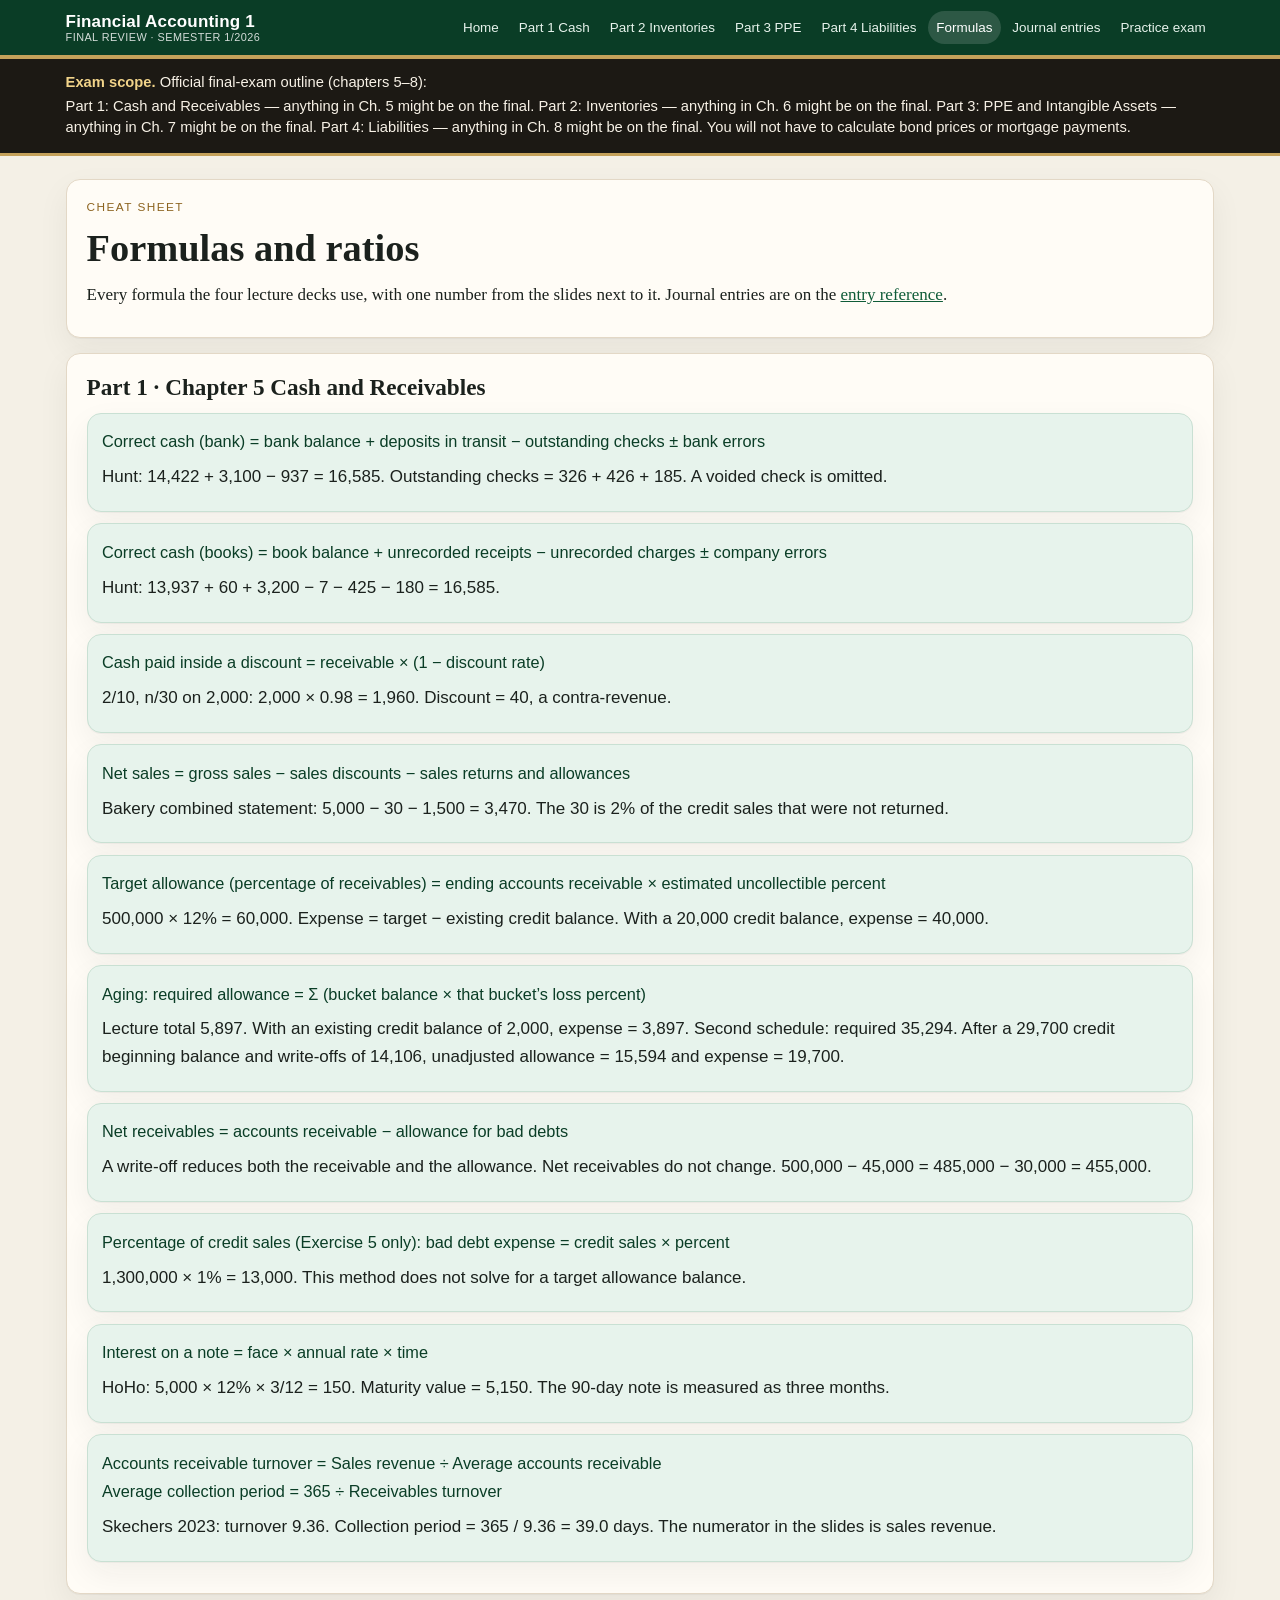
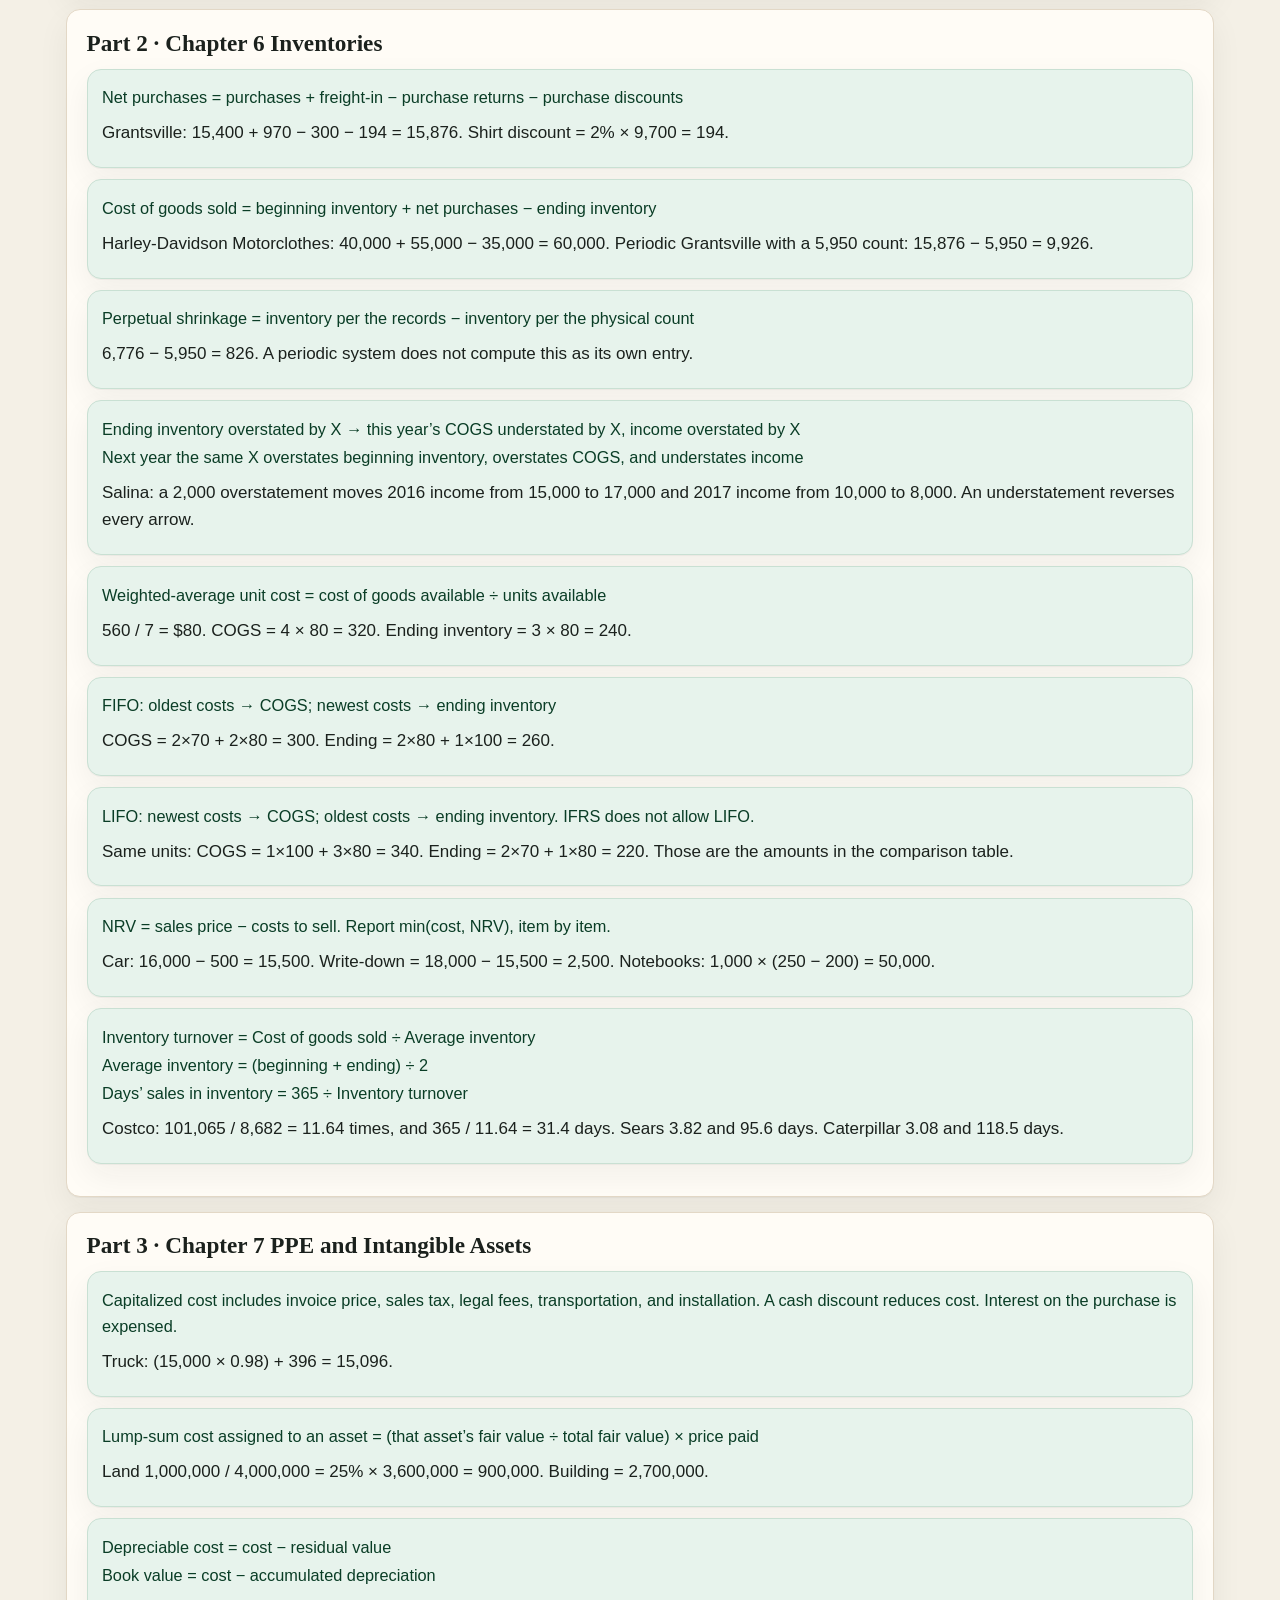
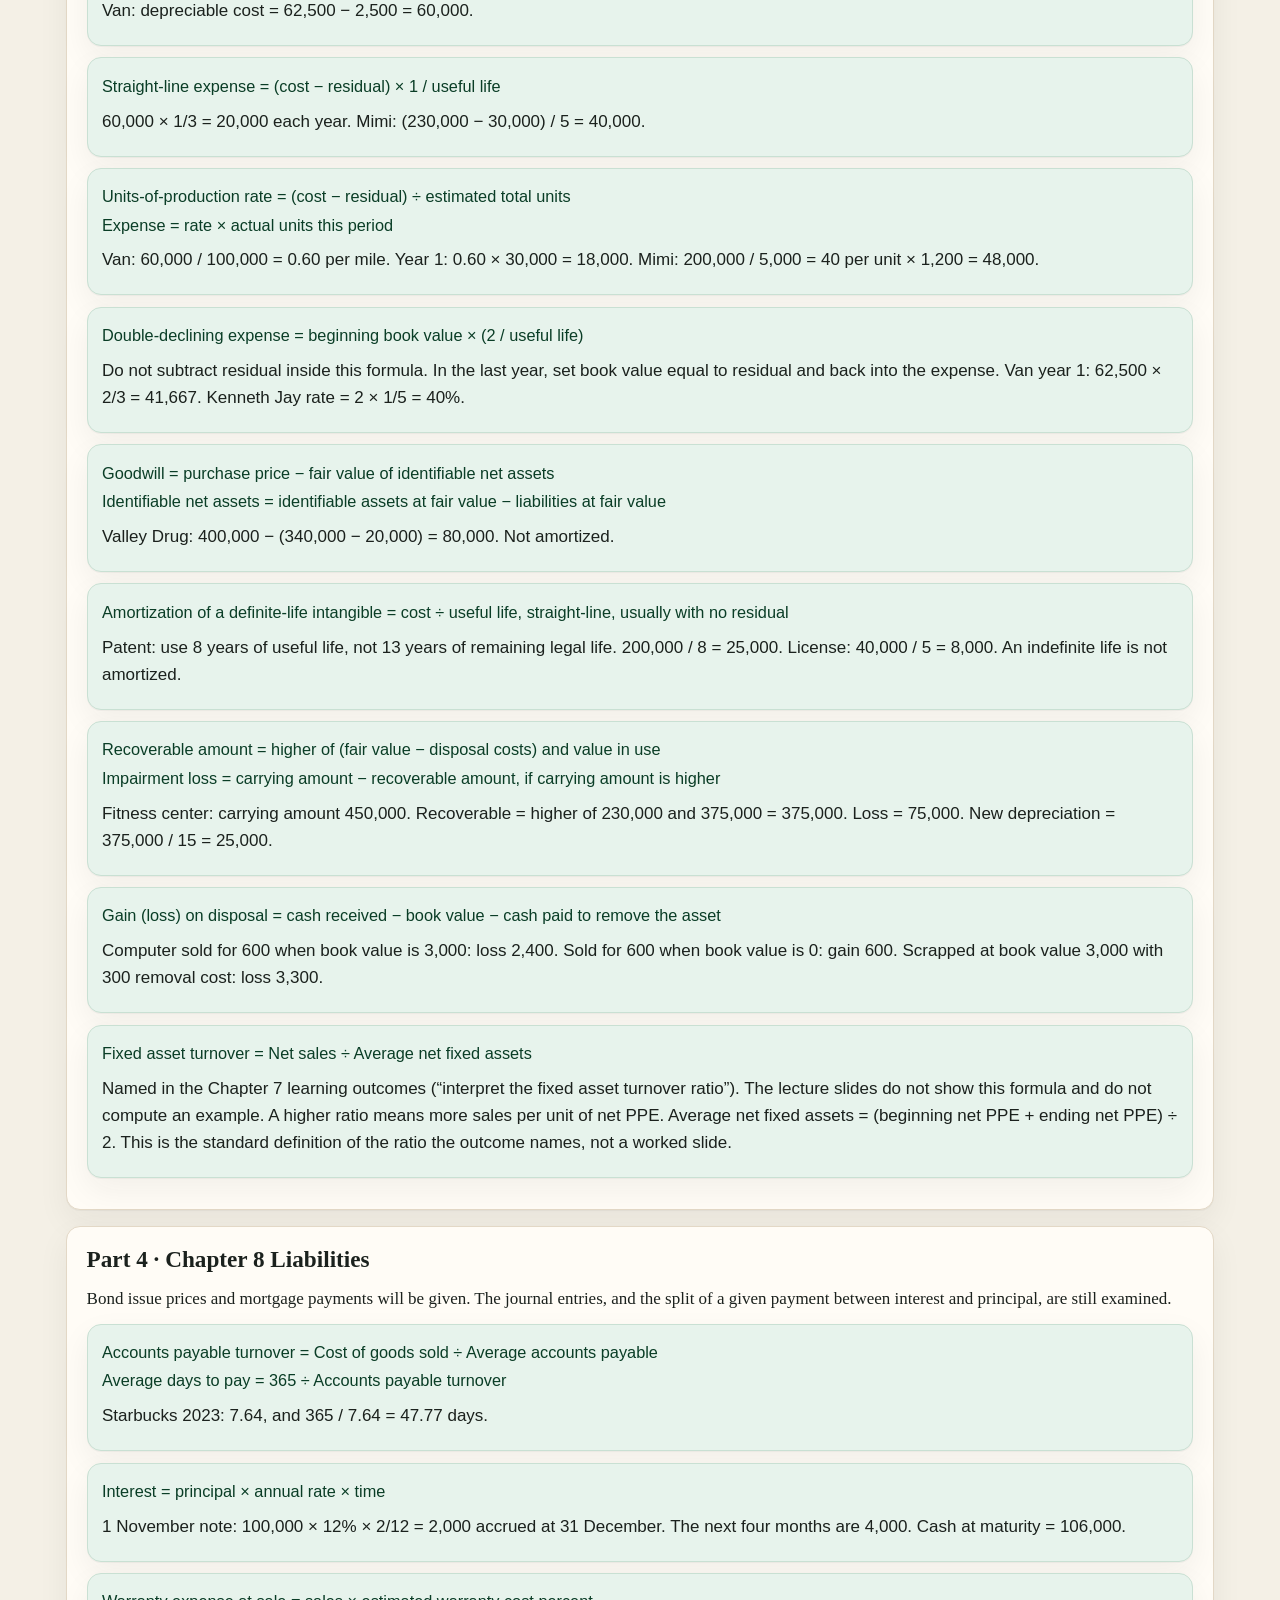
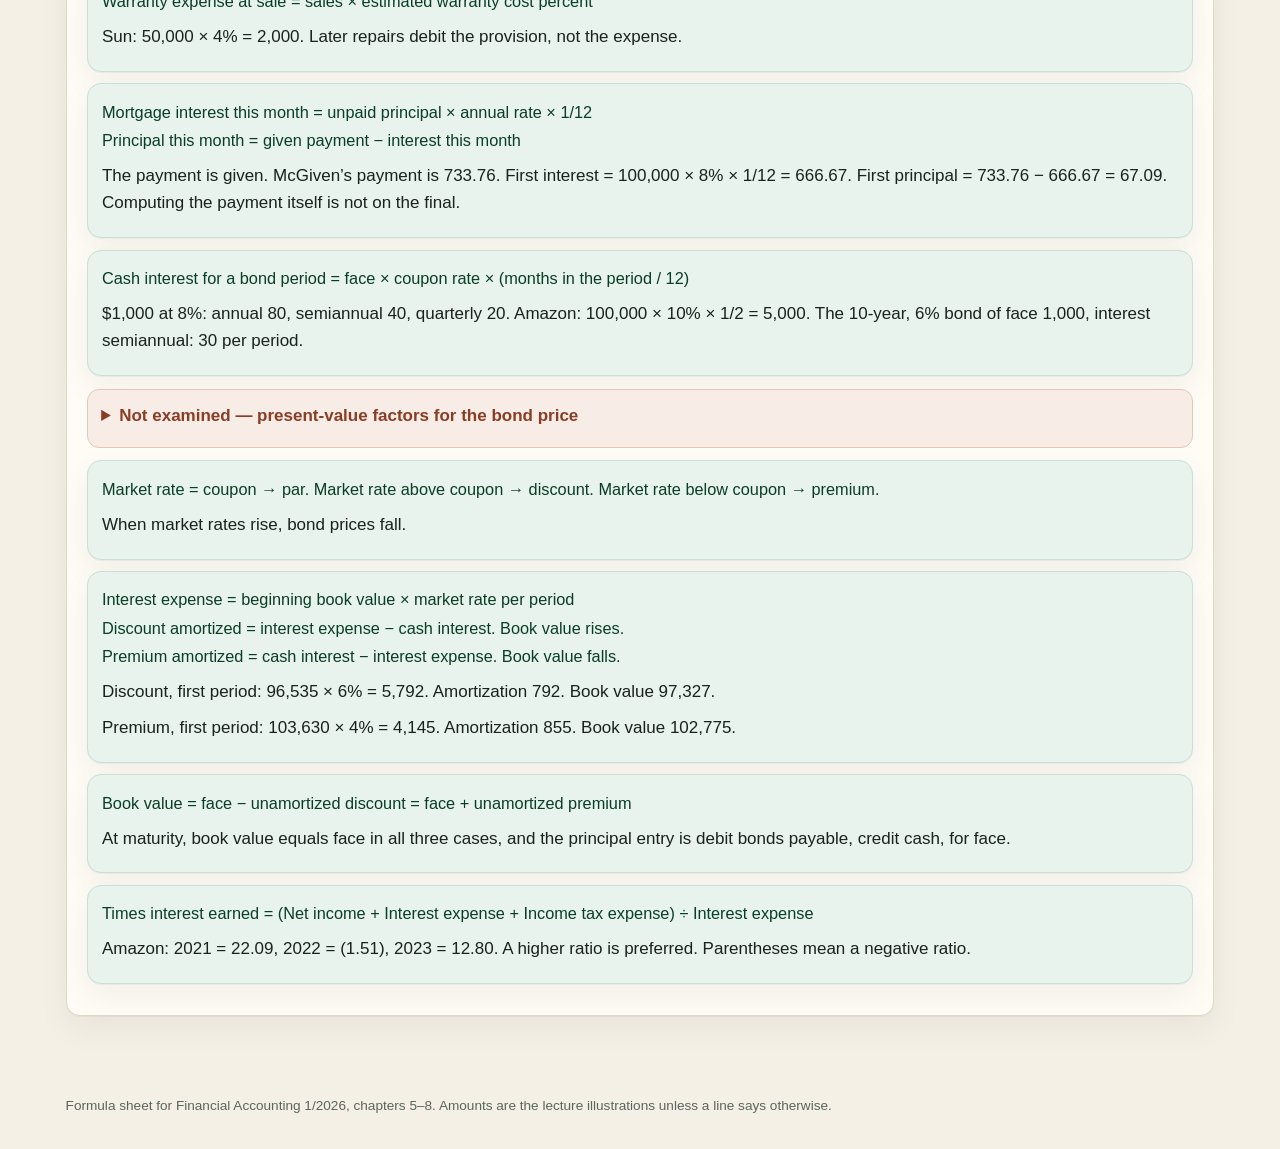
<file: formulas.html>
<!DOCTYPE html>
<html lang="en">
<head>
<meta charset="utf-8">
<meta name="viewport" content="width=device-width, initial-scale=1">
<title>Formulas and ratios · FA1 final</title>
<link rel="icon" href="favicon.svg" type="image/svg+xml">
<link rel="stylesheet" href="css/styles.css">
</head>
<body>
<a class="skip" href="#main">Skip to content</a>
<header class="site-header">
  <div class="bar">
    <a class="brand" href="index.html">Financial Accounting 1<small>Final review · semester 1/2026</small></a>
    <input class="nav-toggle" type="checkbox" id="nav-toggle" aria-label="Open menu">
    <label class="nav-btn" for="nav-toggle">Menu</label>
    <nav class="site-nav">
      <a href="index.html">Home</a>
      <a href="chapter-5.html">Part 1 Cash</a>
      <a href="chapter-6.html">Part 2 Inventories</a>
      <a href="chapter-7.html">Part 3 PPE</a>
      <a href="chapter-8.html">Part 4 Liabilities</a>
      <a href="formulas.html">Formulas</a>
      <a href="journal-entries.html">Journal entries</a>
      <a href="practice-exam.html">Practice exam</a>
    </nav>
  </div>
</header>
<div class="scope">
  <div class="scope-inner">
    <p><strong>Exam scope.</strong> Official final-exam outline (chapters 5–8):</p>
    <p>Part 1: Cash and Receivables — anything in Ch. 5 might be on the final. Part 2: Inventories — anything in Ch. 6 might be on the final. Part 3: PPE and Intangible Assets — anything in Ch. 7 might be on the final. Part 4: Liabilities — anything in Ch. 8 might be on the final. You will not have to calculate bond prices or mortgage payments.</p>
  </div>
</div>
<main id="main" class="wrap">
  <section class="section">
    <p class="kicker">Cheat sheet</p>
    <h1>Formulas and ratios</h1>
    <p>Every formula the four lecture decks use, with one number from the slides next to it. Journal entries are on the <a href="journal-entries.html">entry reference</a>.</p>
  </section>

  <section class="section" id="ch5">
    <h2>Part 1 · Chapter 5 Cash and Receivables</h2>
    <div class="formula">
      <p class="eq">Correct cash (bank) = bank balance + deposits in transit − outstanding checks ± bank errors</p>
      <p>Hunt: 14,422 + 3,100 − 937 = 16,585. Outstanding checks = 326 + 426 + 185. A voided check is omitted.</p>
    </div>
    <div class="formula">
      <p class="eq">Correct cash (books) = book balance + unrecorded receipts − unrecorded charges ± company errors</p>
      <p>Hunt: 13,937 + 60 + 3,200 − 7 − 425 − 180 = 16,585.</p>
    </div>
    <div class="formula">
      <p class="eq">Cash paid inside a discount = receivable × (1 − discount rate)</p>
      <p>2/10, n/30 on 2,000: 2,000 × 0.98 = 1,960. Discount = 40, a contra-revenue.</p>
    </div>
    <div class="formula">
      <p class="eq">Net sales = gross sales − sales discounts − sales returns and allowances</p>
      <p>Bakery combined statement: 5,000 − 30 − 1,500 = 3,470. The 30 is 2% of the credit sales that were not returned.</p>
    </div>
    <div class="formula">
      <p class="eq">Target allowance (percentage of receivables) = ending accounts receivable × estimated uncollectible percent</p>
      <p>500,000 × 12% = 60,000. Expense = target − existing credit balance. With a 20,000 credit balance, expense = 40,000.</p>
    </div>
    <div class="formula">
      <p class="eq">Aging: required allowance = Σ (bucket balance × that bucket’s loss percent)</p>
      <p>Lecture total 5,897. With an existing credit balance of 2,000, expense = 3,897. Second schedule: required 35,294. After a 29,700 credit beginning balance and write-offs of 14,106, unadjusted allowance = 15,594 and expense = 19,700.</p>
    </div>
    <div class="formula">
      <p class="eq">Net receivables = accounts receivable − allowance for bad debts</p>
      <p>A write-off reduces both the receivable and the allowance. Net receivables do not change. 500,000 − 45,000 = 485,000 − 30,000 = 455,000.</p>
    </div>
    <div class="formula">
      <p class="eq">Percentage of credit sales (Exercise 5 only): bad debt expense = credit sales × percent</p>
      <p>1,300,000 × 1% = 13,000. This method does not solve for a target allowance balance.</p>
    </div>
    <div class="formula">
      <p class="eq">Interest on a note = face × annual rate × time</p>
      <p>HoHo: 5,000 × 12% × 3/12 = 150. Maturity value = 5,150. The 90-day note is measured as three months.</p>
    </div>
    <div class="formula">
      <p class="eq">Accounts receivable turnover = Sales revenue ÷ Average accounts receivable</p>
      <p class="eq">Average collection period = 365 ÷ Receivables turnover</p>
      <p>Skechers 2023: turnover 9.36. Collection period = 365 / 9.36 = 39.0 days. The numerator in the slides is sales revenue.</p>
    </div>
  </section>

  <section class="section" id="ch6">
    <h2>Part 2 · Chapter 6 Inventories</h2>
    <div class="formula">
      <p class="eq">Net purchases = purchases + freight-in − purchase returns − purchase discounts</p>
      <p>Grantsville: 15,400 + 970 − 300 − 194 = 15,876. Shirt discount = 2% × 9,700 = 194.</p>
    </div>
    <div class="formula">
      <p class="eq">Cost of goods sold = beginning inventory + net purchases − ending inventory</p>
      <p>Harley-Davidson Motorclothes: 40,000 + 55,000 − 35,000 = 60,000. Periodic Grantsville with a 5,950 count: 15,876 − 5,950 = 9,926.</p>
    </div>
    <div class="formula">
      <p class="eq">Perpetual shrinkage = inventory per the records − inventory per the physical count</p>
      <p>6,776 − 5,950 = 826. A periodic system does not compute this as its own entry.</p>
    </div>
    <div class="formula">
      <p class="eq">Ending inventory overstated by X → this year’s COGS understated by X, income overstated by X</p>
      <p class="eq">Next year the same X overstates beginning inventory, overstates COGS, and understates income</p>
      <p>Salina: a 2,000 overstatement moves 2016 income from 15,000 to 17,000 and 2017 income from 10,000 to 8,000. An understatement reverses every arrow.</p>
    </div>
    <div class="formula">
      <p class="eq">Weighted-average unit cost = cost of goods available ÷ units available</p>
      <p>560 / 7 = $80. COGS = 4 × 80 = 320. Ending inventory = 3 × 80 = 240.</p>
    </div>
    <div class="formula">
      <p class="eq">FIFO: oldest costs → COGS; newest costs → ending inventory</p>
      <p>COGS = 2×70 + 2×80 = 300. Ending = 2×80 + 1×100 = 260.</p>
    </div>
    <div class="formula">
      <p class="eq">LIFO: newest costs → COGS; oldest costs → ending inventory. IFRS does not allow LIFO.</p>
      <p>Same units: COGS = 1×100 + 3×80 = 340. Ending = 2×70 + 1×80 = 220. Those are the amounts in the comparison table.</p>
    </div>
    <div class="formula">
      <p class="eq">NRV = sales price − costs to sell. Report min(cost, NRV), item by item.</p>
      <p>Car: 16,000 − 500 = 15,500. Write-down = 18,000 − 15,500 = 2,500. Notebooks: 1,000 × (250 − 200) = 50,000.</p>
    </div>
    <div class="formula">
      <p class="eq">Inventory turnover = Cost of goods sold ÷ Average inventory</p>
      <p class="eq">Average inventory = (beginning + ending) ÷ 2</p>
      <p class="eq">Days’ sales in inventory = 365 ÷ Inventory turnover</p>
      <p>Costco: 101,065 / 8,682 = 11.64 times, and 365 / 11.64 = 31.4 days. Sears 3.82 and 95.6 days. Caterpillar 3.08 and 118.5 days.</p>
    </div>
  </section>

  <section class="section" id="ch7">
    <h2>Part 3 · Chapter 7 PPE and Intangible Assets</h2>
    <div class="formula">
      <p class="eq">Capitalized cost includes invoice price, sales tax, legal fees, transportation, and installation. A cash discount reduces cost. Interest on the purchase is expensed.</p>
      <p>Truck: (15,000 × 0.98) + 396 = 15,096.</p>
    </div>
    <div class="formula">
      <p class="eq">Lump-sum cost assigned to an asset = (that asset’s fair value ÷ total fair value) × price paid</p>
      <p>Land 1,000,000 / 4,000,000 = 25% × 3,600,000 = 900,000. Building = 2,700,000.</p>
    </div>
    <div class="formula">
      <p class="eq">Depreciable cost = cost − residual value</p>
      <p class="eq">Book value = cost − accumulated depreciation</p>
      <p>Van: depreciable cost = 62,500 − 2,500 = 60,000.</p>
    </div>
    <div class="formula">
      <p class="eq">Straight-line expense = (cost − residual) × 1 / useful life</p>
      <p>60,000 × 1/3 = 20,000 each year. Mimi: (230,000 − 30,000) / 5 = 40,000.</p>
    </div>
    <div class="formula">
      <p class="eq">Units-of-production rate = (cost − residual) ÷ estimated total units</p>
      <p class="eq">Expense = rate × actual units this period</p>
      <p>Van: 60,000 / 100,000 = 0.60 per mile. Year 1: 0.60 × 30,000 = 18,000. Mimi: 200,000 / 5,000 = 40 per unit × 1,200 = 48,000.</p>
    </div>
    <div class="formula">
      <p class="eq">Double-declining expense = beginning book value × (2 / useful life)</p>
      <p>Do not subtract residual inside this formula. In the last year, set book value equal to residual and back into the expense. Van year 1: 62,500 × 2/3 = 41,667. Kenneth Jay rate = 2 × 1/5 = 40%.</p>
    </div>
    <div class="formula">
      <p class="eq">Goodwill = purchase price − fair value of identifiable net assets</p>
      <p class="eq">Identifiable net assets = identifiable assets at fair value − liabilities at fair value</p>
      <p>Valley Drug: 400,000 − (340,000 − 20,000) = 80,000. Not amortized.</p>
    </div>
    <div class="formula">
      <p class="eq">Amortization of a definite-life intangible = cost ÷ useful life, straight-line, usually with no residual</p>
      <p>Patent: use 8 years of useful life, not 13 years of remaining legal life. 200,000 / 8 = 25,000. License: 40,000 / 5 = 8,000. An indefinite life is not amortized.</p>
    </div>
    <div class="formula">
      <p class="eq">Recoverable amount = higher of (fair value − disposal costs) and value in use</p>
      <p class="eq">Impairment loss = carrying amount − recoverable amount, if carrying amount is higher</p>
      <p>Fitness center: carrying amount 450,000. Recoverable = higher of 230,000 and 375,000 = 375,000. Loss = 75,000. New depreciation = 375,000 / 15 = 25,000.</p>
    </div>
    <div class="formula">
      <p class="eq">Gain (loss) on disposal = cash received − book value − cash paid to remove the asset</p>
      <p>Computer sold for 600 when book value is 3,000: loss 2,400. Sold for 600 when book value is 0: gain 600. Scrapped at book value 3,000 with 300 removal cost: loss 3,300.</p>
    </div>
    <div class="formula" id="fat">
      <p class="eq">Fixed asset turnover = Net sales ÷ Average net fixed assets</p>
      <p>Named in the Chapter 7 learning outcomes (“interpret the fixed asset turnover ratio”). The lecture slides do not show this formula and do not compute an example. A higher ratio means more sales per unit of net PPE. Average net fixed assets = (beginning net PPE + ending net PPE) ÷ 2. This is the standard definition of the ratio the outcome names, not a worked slide.</p>
    </div>
  </section>

  <section class="section" id="ch8">
    <h2>Part 4 · Chapter 8 Liabilities</h2>
    <p>Bond issue prices and mortgage payments will be given. The journal entries, and the split of a given payment between interest and principal, are still examined.</p>
    <div class="formula">
      <p class="eq">Accounts payable turnover = Cost of goods sold ÷ Average accounts payable</p>
      <p class="eq">Average days to pay = 365 ÷ Accounts payable turnover</p>
      <p>Starbucks 2023: 7.64, and 365 / 7.64 = 47.77 days.</p>
    </div>
    <div class="formula">
      <p class="eq">Interest = principal × annual rate × time</p>
      <p>1 November note: 100,000 × 12% × 2/12 = 2,000 accrued at 31 December. The next four months are 4,000. Cash at maturity = 106,000.</p>
    </div>
    <div class="formula">
      <p class="eq">Warranty expense at sale = sales × estimated warranty cost percent</p>
      <p>Sun: 50,000 × 4% = 2,000. Later repairs debit the provision, not the expense.</p>
    </div>
    <div class="formula">
      <p class="eq">Mortgage interest this month = unpaid principal × annual rate × 1/12</p>
      <p class="eq">Principal this month = given payment − interest this month</p>
      <p>The payment is given. McGiven’s payment is 733.76. First interest = 100,000 × 8% × 1/12 = 666.67. First principal = 733.76 − 666.67 = 67.09. Computing the payment itself is not on the final.</p>
    </div>
    <div class="formula">
      <p class="eq">Cash interest for a bond period = face × coupon rate × (months in the period / 12)</p>
      <p>$1,000 at 8%: annual 80, semiannual 40, quarterly 20. Amazon: 100,000 × 10% × 1/2 = 5,000. The 10-year, 6% bond of face 1,000, interest semiannual: 30 per period.</p>
    </div>
    <details class="not-examined">
      <summary>Not examined — present-value factors for the bond price</summary>
      <div class="formula">
        <p class="eq">Issue price = PV of principal + PV of the interest annuity, both at the market rate per period</p>
        <p>Par, 5%, n = 4: 100,000 × 0.82270 + 5,000 × 3.54595 = 100,000. Discount, 6%: 100,000 × 0.79209 + 5,000 × 3.46511 = 96,535. Premium, 4%: 100,000 × 0.85480 + 5,000 × 3.62990 = 103,630. You will not be asked to calculate these.</p>
      </div>
    </details>
    <div class="formula">
      <p class="eq">Market rate = coupon → par. Market rate above coupon → discount. Market rate below coupon → premium.</p>
      <p>When market rates rise, bond prices fall.</p>
    </div>
    <div class="formula">
      <p class="eq">Interest expense = beginning book value × market rate per period</p>
      <p class="eq">Discount amortized = interest expense − cash interest. Book value rises.</p>
      <p class="eq">Premium amortized = cash interest − interest expense. Book value falls.</p>
      <p>Discount, first period: 96,535 × 6% = 5,792. Amortization 792. Book value 97,327.</p>
      <p>Premium, first period: 103,630 × 4% = 4,145. Amortization 855. Book value 102,775.</p>
    </div>
    <div class="formula">
      <p class="eq">Book value = face − unamortized discount = face + unamortized premium</p>
      <p>At maturity, book value equals face in all three cases, and the principal entry is debit bonds payable, credit cash, for face.</p>
    </div>
    <div class="formula">
      <p class="eq">Times interest earned = (Net income + Interest expense + Income tax expense) ÷ Interest expense</p>
      <p>Amazon: 2021 = 22.09, 2022 = (1.51), 2023 = 12.80. A higher ratio is preferred. Parentheses mean a negative ratio.</p>
    </div>
  </section>
</main>
<footer class="footer">Formula sheet for Financial Accounting 1/2026, chapters 5–8. Amounts are the lecture illustrations unless a line says otherwise.</footer>
<script src="js/site.js"></script>
</body>
</html>
</file>
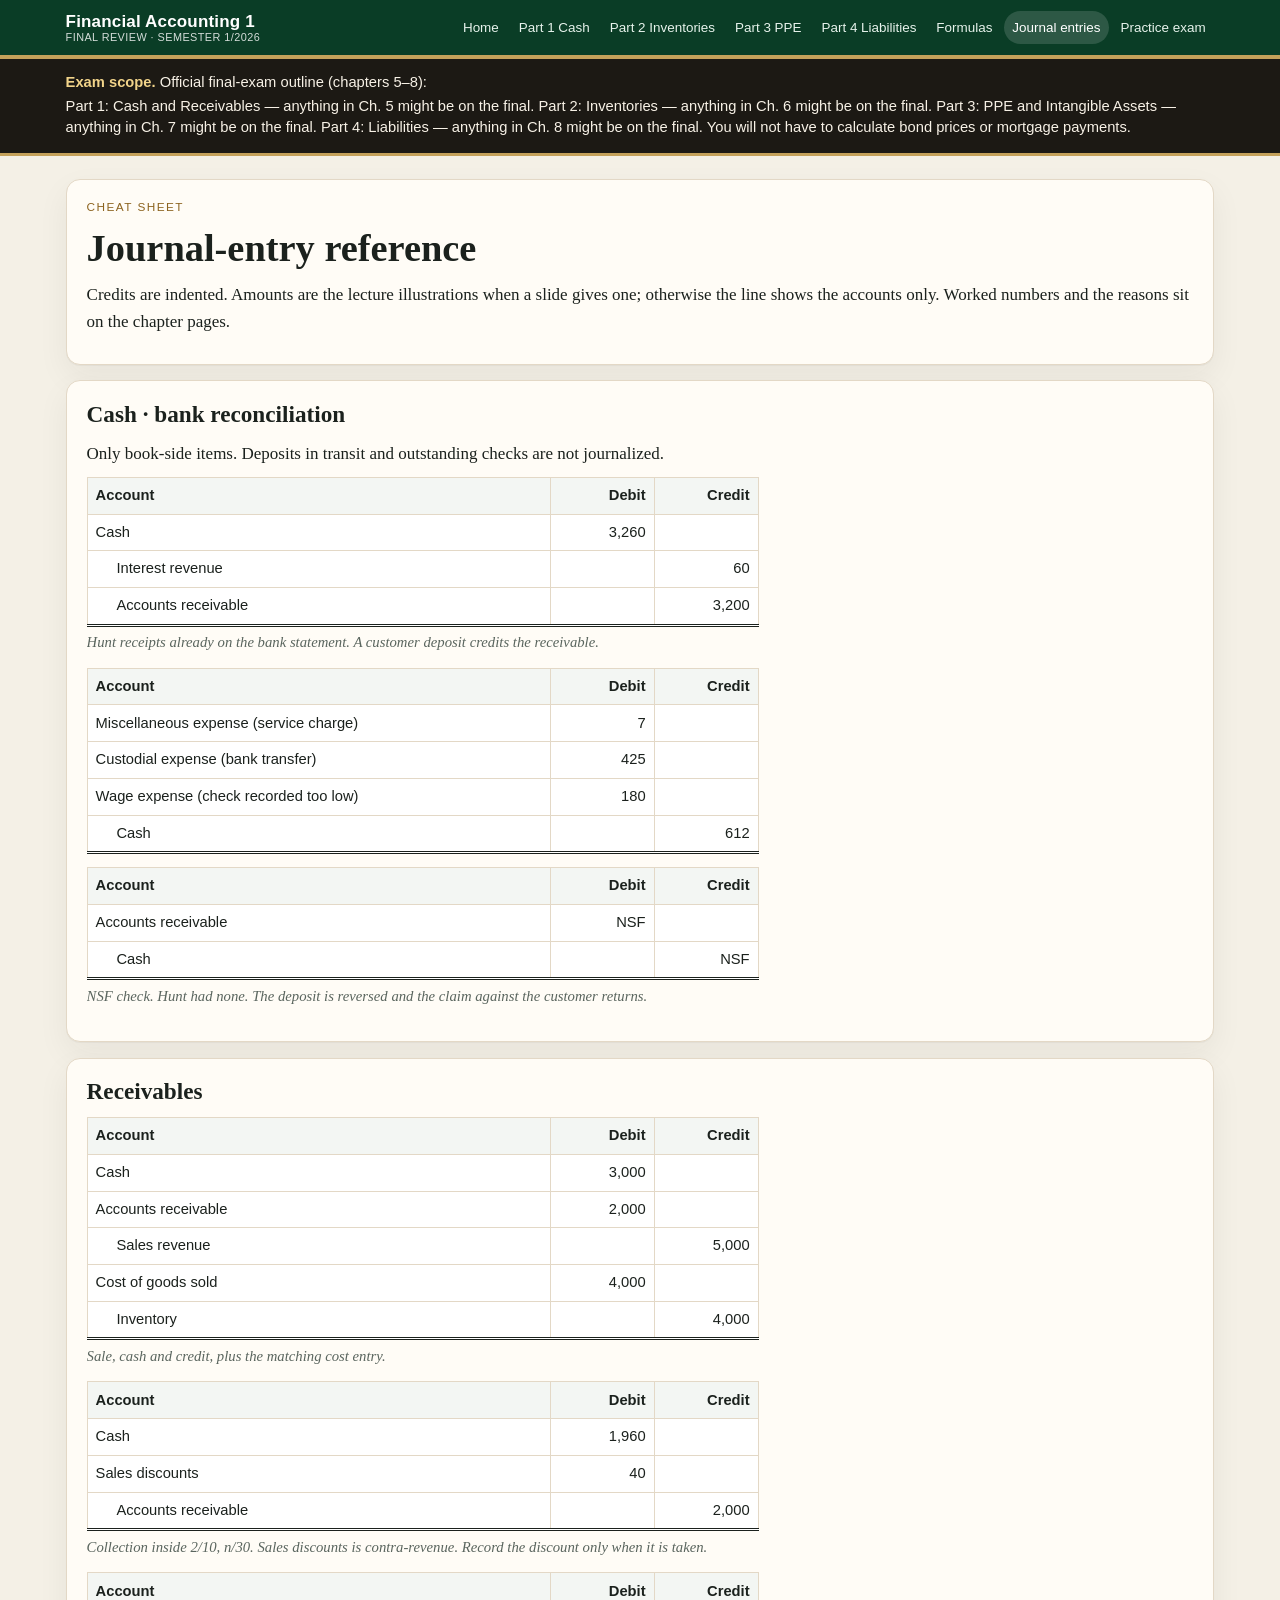
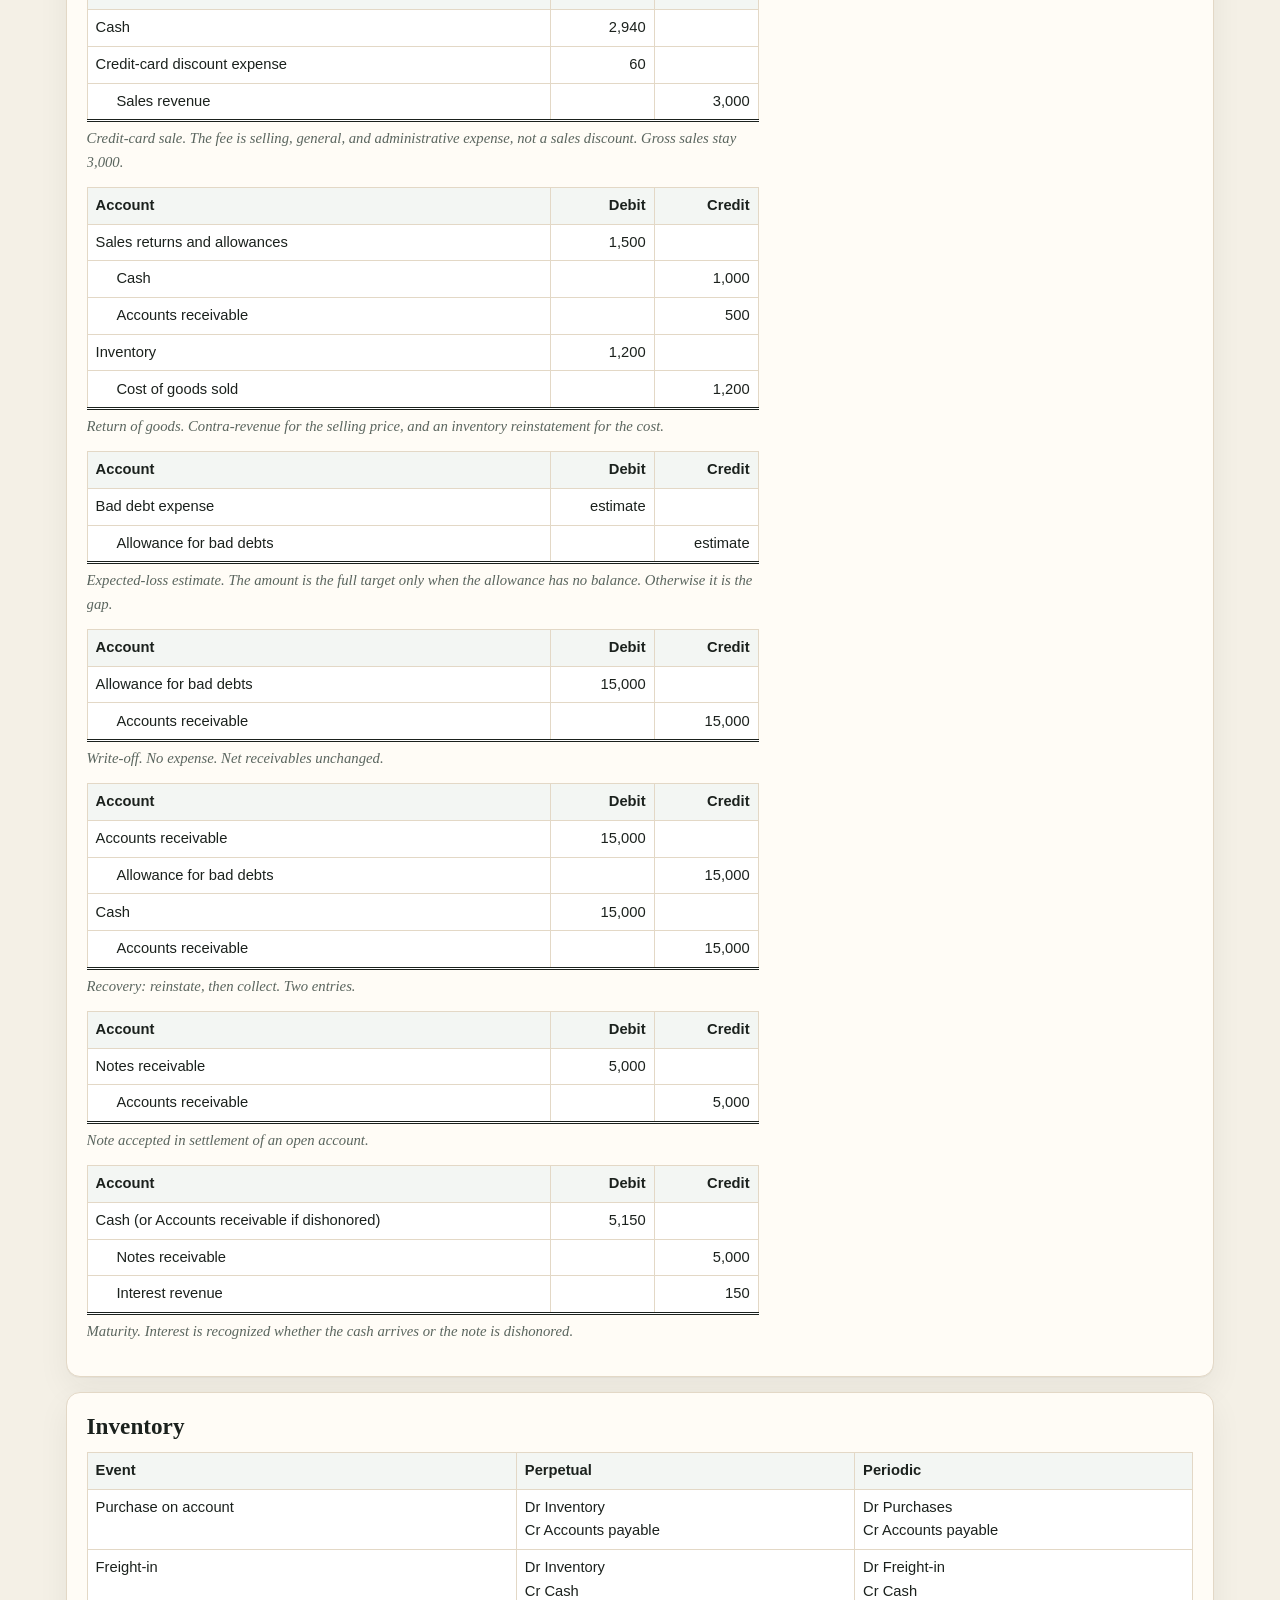
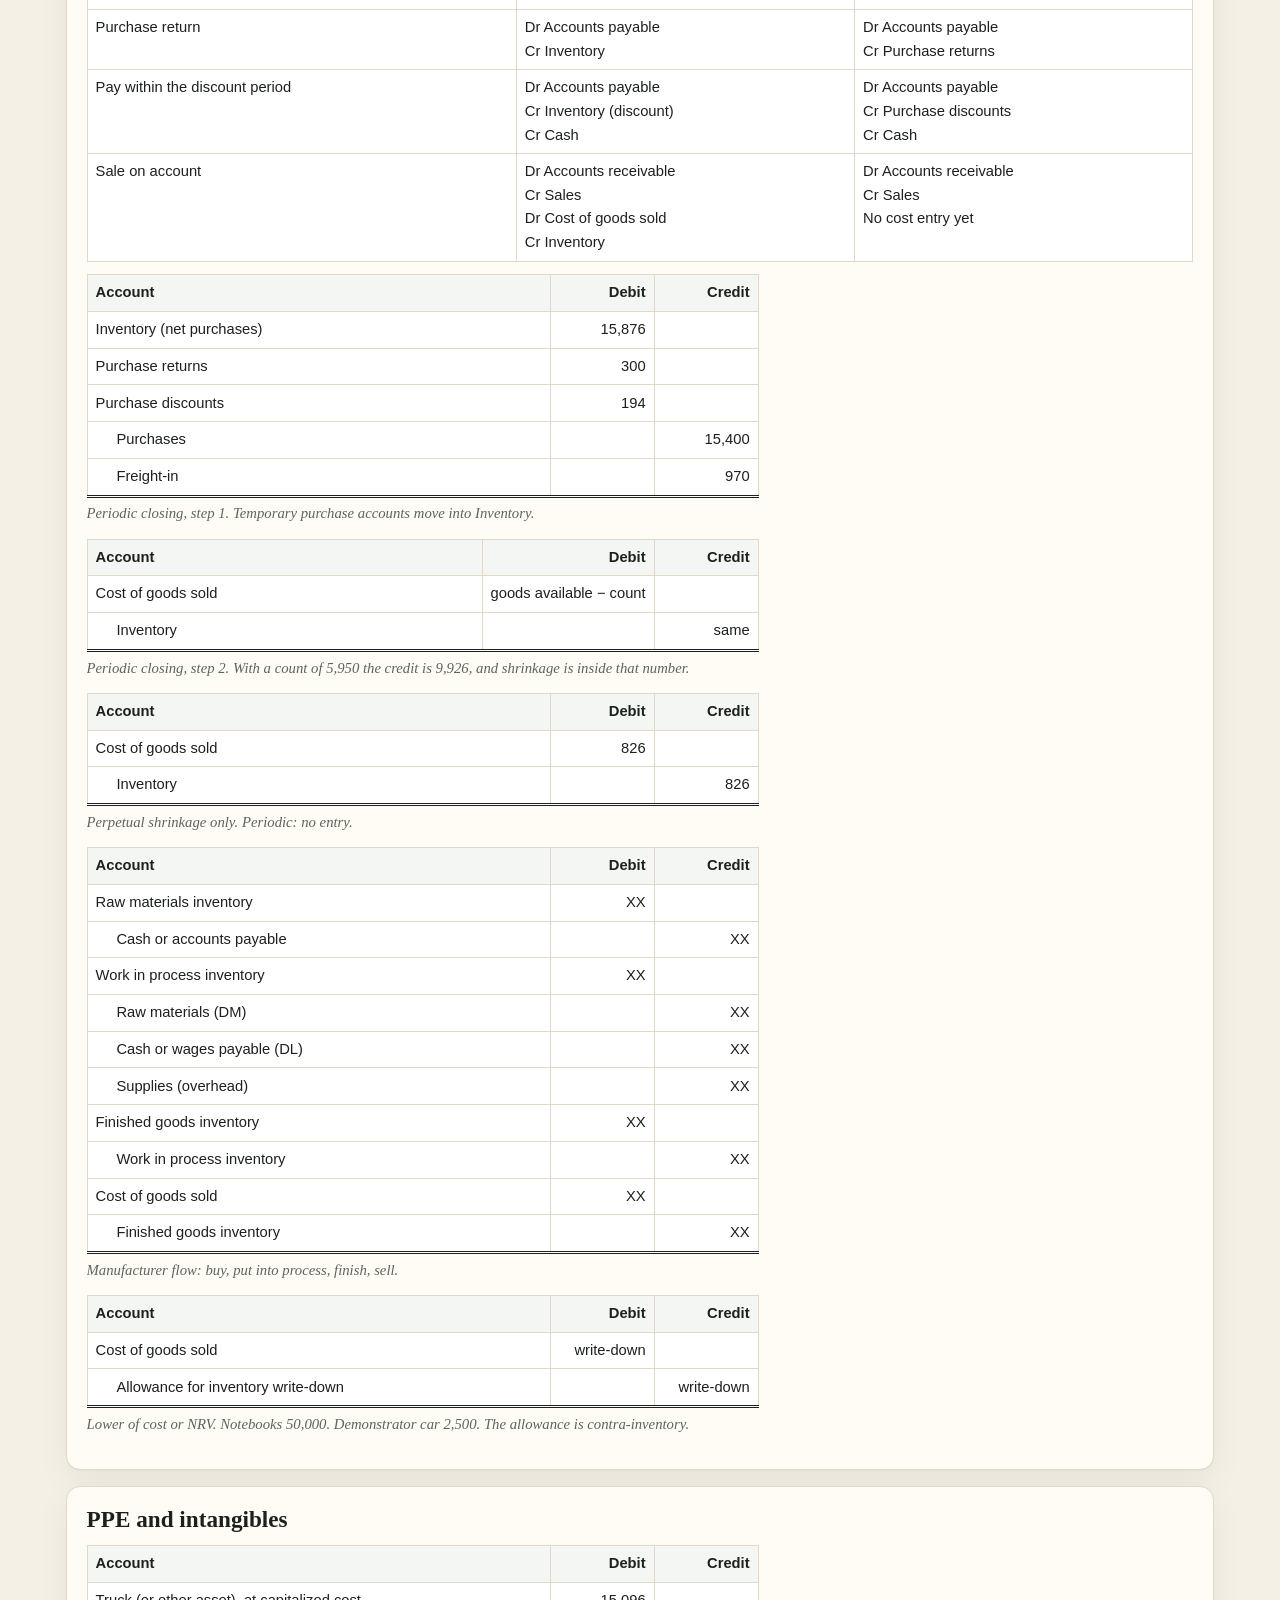
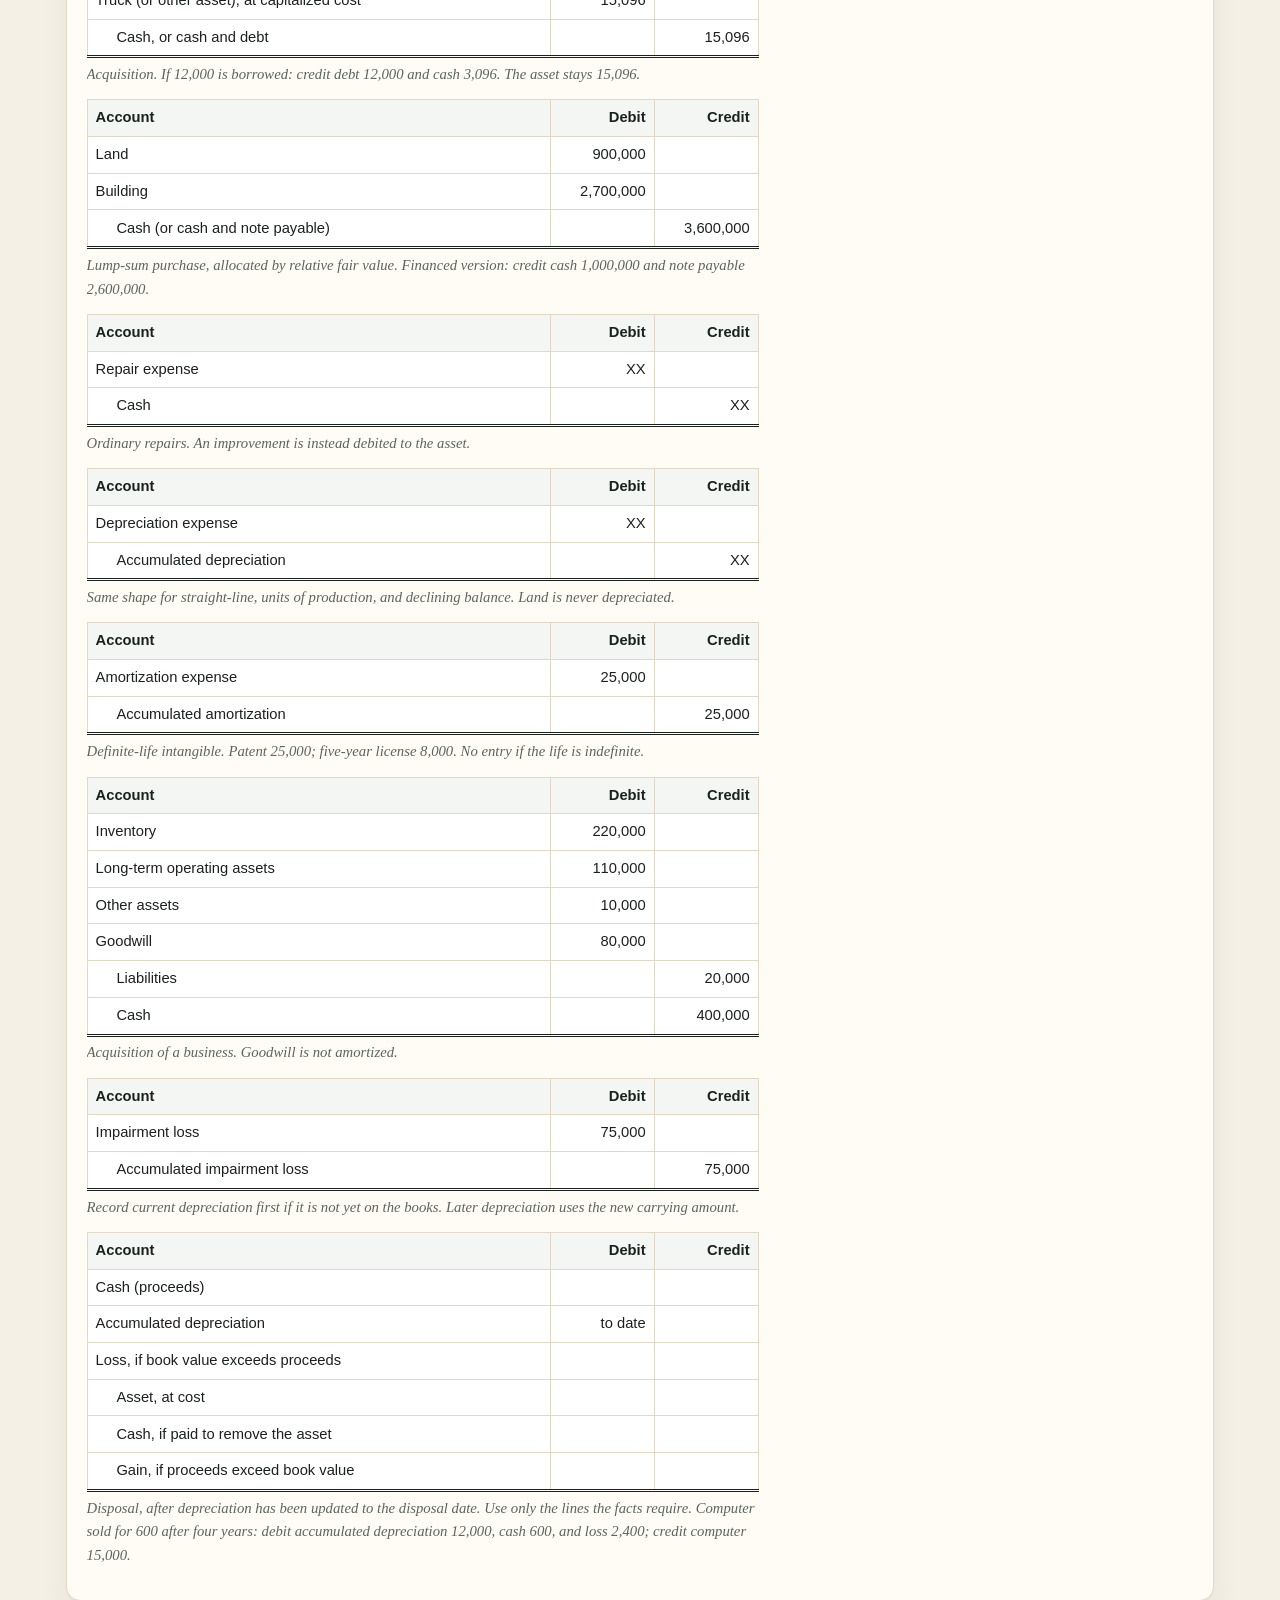
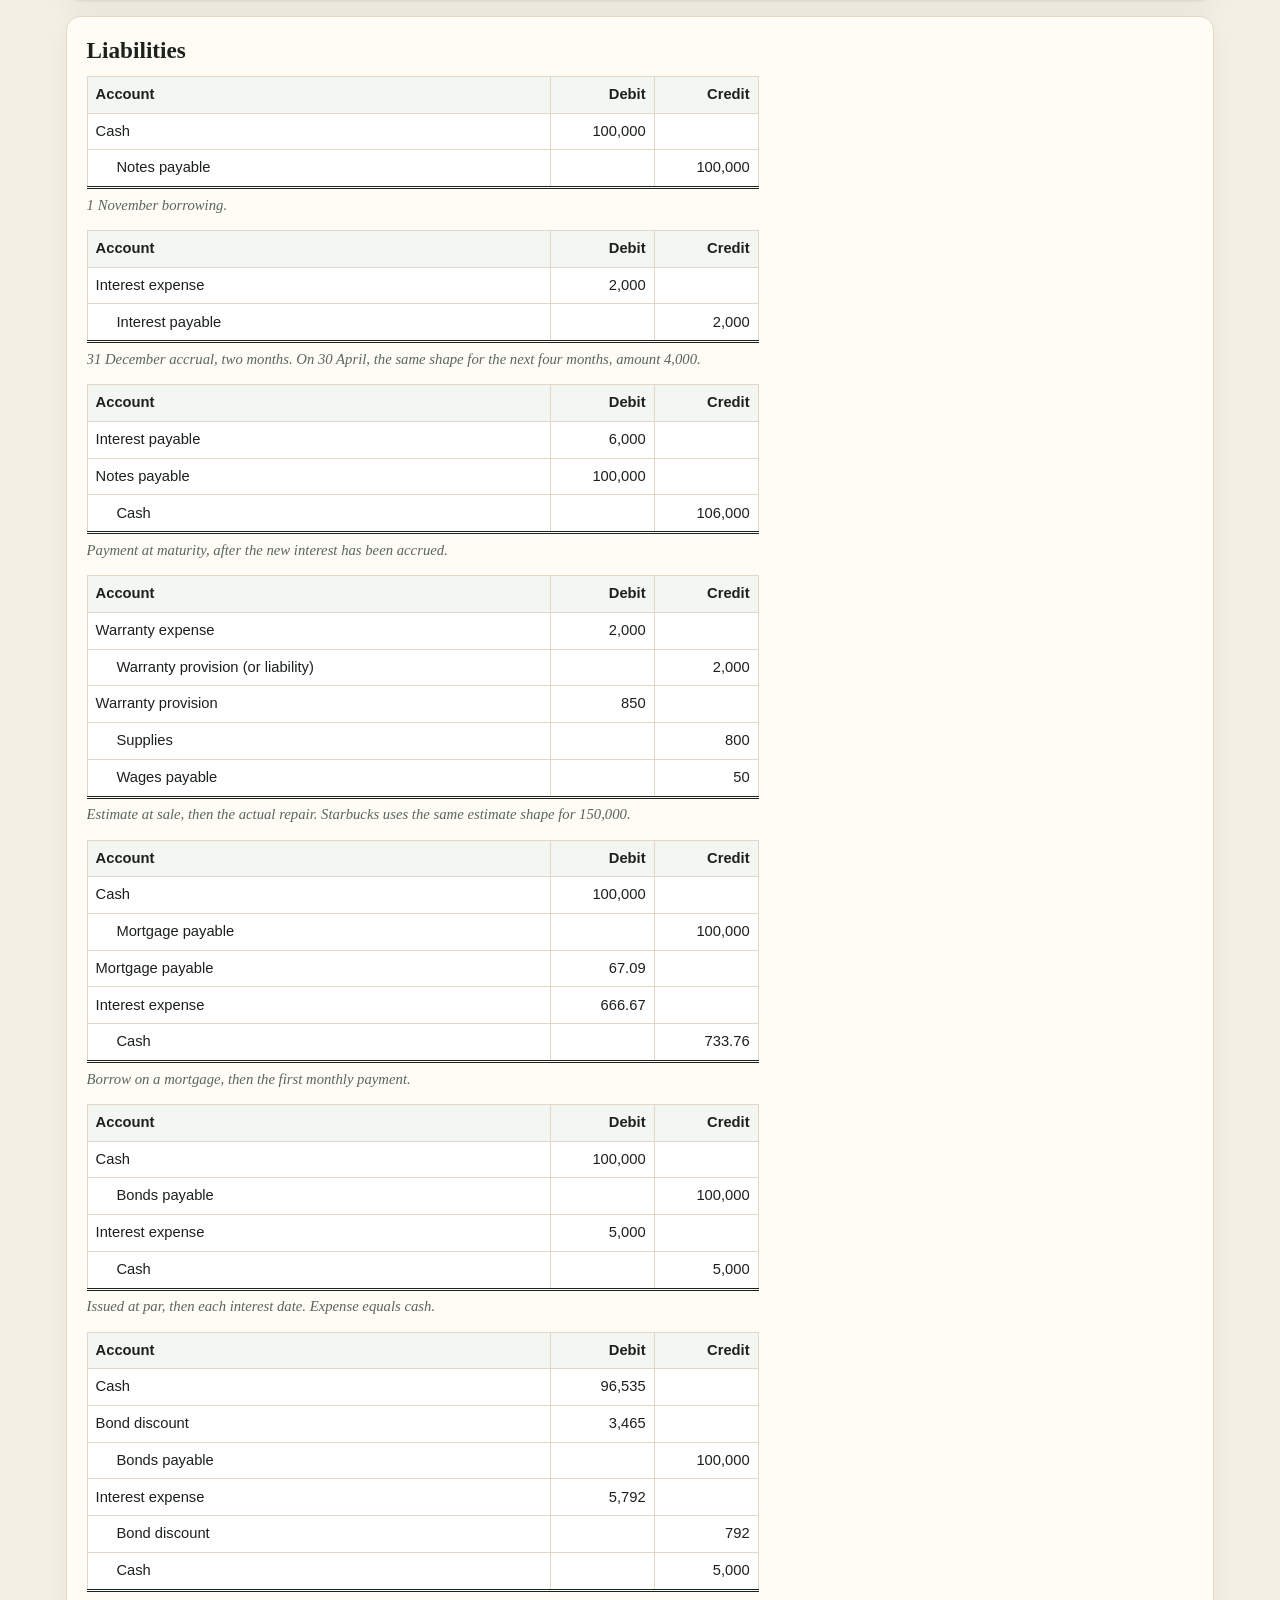
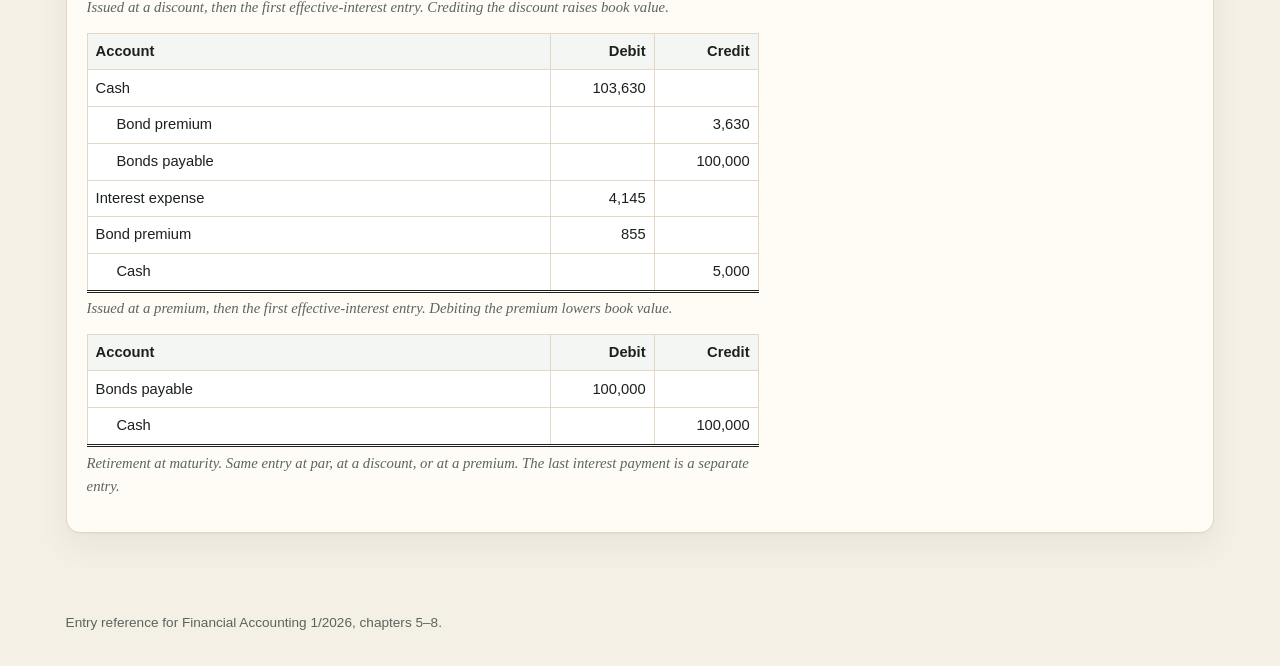
<file: journal-entries.html>
<!DOCTYPE html>
<html lang="en">
<head>
<meta charset="utf-8">
<meta name="viewport" content="width=device-width, initial-scale=1">
<title>Journal entries · FA1 final</title>
<link rel="icon" href="favicon.svg" type="image/svg+xml">
<link rel="stylesheet" href="css/styles.css">
</head>
<body>
<a class="skip" href="#main">Skip to content</a>
<header class="site-header">
  <div class="bar">
    <a class="brand" href="index.html">Financial Accounting 1<small>Final review · semester 1/2026</small></a>
    <input class="nav-toggle" type="checkbox" id="nav-toggle" aria-label="Open menu">
    <label class="nav-btn" for="nav-toggle">Menu</label>
    <nav class="site-nav">
      <a href="index.html">Home</a>
      <a href="chapter-5.html">Part 1 Cash</a>
      <a href="chapter-6.html">Part 2 Inventories</a>
      <a href="chapter-7.html">Part 3 PPE</a>
      <a href="chapter-8.html">Part 4 Liabilities</a>
      <a href="formulas.html">Formulas</a>
      <a href="journal-entries.html">Journal entries</a>
      <a href="practice-exam.html">Practice exam</a>
    </nav>
  </div>
</header>
<div class="scope">
  <div class="scope-inner">
    <p><strong>Exam scope.</strong> Official final-exam outline (chapters 5–8):</p>
    <p>Part 1: Cash and Receivables — anything in Ch. 5 might be on the final. Part 2: Inventories — anything in Ch. 6 might be on the final. Part 3: PPE and Intangible Assets — anything in Ch. 7 might be on the final. Part 4: Liabilities — anything in Ch. 8 might be on the final. You will not have to calculate bond prices or mortgage payments.</p>
  </div>
</div>
<main id="main" class="wrap">
  <section class="section">
    <p class="kicker">Cheat sheet</p>
    <h1>Journal-entry reference</h1>
    <p>Credits are indented. Amounts are the lecture illustrations when a slide gives one; otherwise the line shows the accounts only. Worked numbers and the reasons sit on the chapter pages.</p>
  </section>

  <section class="section" id="cash">
    <h2>Cash · bank reconciliation</h2>
    <p>Only book-side items. Deposits in transit and outstanding checks are not journalized.</p>
    <div class="table-wrap"><table class="je">
      <thead><tr><th>Account</th><th class="num">Debit</th><th class="num">Credit</th></tr></thead>
      <tbody>
        <tr><td class="acct">Cash</td><td class="num">3,260</td><td></td></tr>
        <tr><td class="acct cr">Interest revenue</td><td></td><td class="num">60</td></tr>
        <tr><td class="acct cr">Accounts receivable</td><td></td><td class="num">3,200</td></tr>
      </tbody>
      <caption>Hunt receipts already on the bank statement. A customer deposit credits the receivable.</caption>
    </table></div>
    <div class="table-wrap"><table class="je">
      <thead><tr><th>Account</th><th class="num">Debit</th><th class="num">Credit</th></tr></thead>
      <tbody>
        <tr><td class="acct">Miscellaneous expense (service charge)</td><td class="num">7</td><td></td></tr>
        <tr><td class="acct">Custodial expense (bank transfer)</td><td class="num">425</td><td></td></tr>
        <tr><td class="acct">Wage expense (check recorded too low)</td><td class="num">180</td><td></td></tr>
        <tr><td class="acct cr">Cash</td><td></td><td class="num">612</td></tr>
      </tbody>
    </table></div>
    <div class="table-wrap"><table class="je">
      <thead><tr><th>Account</th><th class="num">Debit</th><th class="num">Credit</th></tr></thead>
      <tbody>
        <tr><td class="acct">Accounts receivable</td><td class="num">NSF</td><td></td></tr>
        <tr><td class="acct cr">Cash</td><td></td><td class="num">NSF</td></tr>
      </tbody>
      <caption>NSF check. Hunt had none. The deposit is reversed and the claim against the customer returns.</caption>
    </table></div>
  </section>

  <section class="section">
    <h2>Receivables</h2>
    <div class="table-wrap"><table class="je">
      <thead><tr><th>Account</th><th class="num">Debit</th><th class="num">Credit</th></tr></thead>
      <tbody>
        <tr><td class="acct">Cash</td><td class="num">3,000</td><td></td></tr>
        <tr><td class="acct">Accounts receivable</td><td class="num">2,000</td><td></td></tr>
        <tr><td class="acct cr">Sales revenue</td><td></td><td class="num">5,000</td></tr>
        <tr><td class="acct">Cost of goods sold</td><td class="num">4,000</td><td></td></tr>
        <tr><td class="acct cr">Inventory</td><td></td><td class="num">4,000</td></tr>
      </tbody>
      <caption>Sale, cash and credit, plus the matching cost entry.</caption>
    </table></div>
    <div class="table-wrap"><table class="je">
      <thead><tr><th>Account</th><th class="num">Debit</th><th class="num">Credit</th></tr></thead>
      <tbody>
        <tr><td class="acct">Cash</td><td class="num">1,960</td><td></td></tr>
        <tr><td class="acct">Sales discounts</td><td class="num">40</td><td></td></tr>
        <tr><td class="acct cr">Accounts receivable</td><td></td><td class="num">2,000</td></tr>
      </tbody>
      <caption>Collection inside 2/10, n/30. Sales discounts is contra-revenue. Record the discount only when it is taken.</caption>
    </table></div>
    <div class="table-wrap"><table class="je">
      <thead><tr><th>Account</th><th class="num">Debit</th><th class="num">Credit</th></tr></thead>
      <tbody>
        <tr><td class="acct">Cash</td><td class="num">2,940</td><td></td></tr>
        <tr><td class="acct">Credit-card discount expense</td><td class="num">60</td><td></td></tr>
        <tr><td class="acct cr">Sales revenue</td><td></td><td class="num">3,000</td></tr>
      </tbody>
      <caption>Credit-card sale. The fee is selling, general, and administrative expense, not a sales discount. Gross sales stay 3,000.</caption>
    </table></div>
    <div class="table-wrap"><table class="je">
      <thead><tr><th>Account</th><th class="num">Debit</th><th class="num">Credit</th></tr></thead>
      <tbody>
        <tr><td class="acct">Sales returns and allowances</td><td class="num">1,500</td><td></td></tr>
        <tr><td class="acct cr">Cash</td><td></td><td class="num">1,000</td></tr>
        <tr><td class="acct cr">Accounts receivable</td><td></td><td class="num">500</td></tr>
        <tr><td class="acct">Inventory</td><td class="num">1,200</td><td></td></tr>
        <tr><td class="acct cr">Cost of goods sold</td><td></td><td class="num">1,200</td></tr>
      </tbody>
      <caption>Return of goods. Contra-revenue for the selling price, and an inventory reinstatement for the cost.</caption>
    </table></div>
    <div class="table-wrap"><table class="je">
      <thead><tr><th>Account</th><th class="num">Debit</th><th class="num">Credit</th></tr></thead>
      <tbody>
        <tr><td class="acct">Bad debt expense</td><td class="num">estimate</td><td></td></tr>
        <tr><td class="acct cr">Allowance for bad debts</td><td></td><td class="num">estimate</td></tr>
      </tbody>
      <caption>Expected-loss estimate. The amount is the full target only when the allowance has no balance. Otherwise it is the gap.</caption>
    </table></div>
    <div class="table-wrap"><table class="je">
      <thead><tr><th>Account</th><th class="num">Debit</th><th class="num">Credit</th></tr></thead>
      <tbody>
        <tr><td class="acct">Allowance for bad debts</td><td class="num">15,000</td><td></td></tr>
        <tr><td class="acct cr">Accounts receivable</td><td></td><td class="num">15,000</td></tr>
      </tbody>
      <caption>Write-off. No expense. Net receivables unchanged.</caption>
    </table></div>
    <div class="table-wrap"><table class="je">
      <thead><tr><th>Account</th><th class="num">Debit</th><th class="num">Credit</th></tr></thead>
      <tbody>
        <tr><td class="acct">Accounts receivable</td><td class="num">15,000</td><td></td></tr>
        <tr><td class="acct cr">Allowance for bad debts</td><td></td><td class="num">15,000</td></tr>
        <tr><td class="acct">Cash</td><td class="num">15,000</td><td></td></tr>
        <tr><td class="acct cr">Accounts receivable</td><td></td><td class="num">15,000</td></tr>
      </tbody>
      <caption>Recovery: reinstate, then collect. Two entries.</caption>
    </table></div>
    <div class="table-wrap"><table class="je">
      <thead><tr><th>Account</th><th class="num">Debit</th><th class="num">Credit</th></tr></thead>
      <tbody>
        <tr><td class="acct">Notes receivable</td><td class="num">5,000</td><td></td></tr>
        <tr><td class="acct cr">Accounts receivable</td><td></td><td class="num">5,000</td></tr>
      </tbody>
      <caption>Note accepted in settlement of an open account.</caption>
    </table></div>
    <div class="table-wrap"><table class="je">
      <thead><tr><th>Account</th><th class="num">Debit</th><th class="num">Credit</th></tr></thead>
      <tbody>
        <tr><td class="acct">Cash (or Accounts receivable if dishonored)</td><td class="num">5,150</td><td></td></tr>
        <tr><td class="acct cr">Notes receivable</td><td></td><td class="num">5,000</td></tr>
        <tr><td class="acct cr">Interest revenue</td><td></td><td class="num">150</td></tr>
      </tbody>
      <caption>Maturity. Interest is recognized whether the cash arrives or the note is dishonored.</caption>
    </table></div>
  </section>

  <section class="section">
    <h2>Inventory</h2>
    <div class="table-wrap"><table>
      <thead><tr><th>Event</th><th>Perpetual</th><th>Periodic</th></tr></thead>
      <tbody>
        <tr><td>Purchase on account</td><td>Dr Inventory<br>Cr Accounts payable</td><td>Dr Purchases<br>Cr Accounts payable</td></tr>
        <tr><td>Freight-in</td><td>Dr Inventory<br>Cr Cash</td><td>Dr Freight-in<br>Cr Cash</td></tr>
        <tr><td>Purchase return</td><td>Dr Accounts payable<br>Cr Inventory</td><td>Dr Accounts payable<br>Cr Purchase returns</td></tr>
        <tr><td>Pay within the discount period</td><td>Dr Accounts payable<br>Cr Inventory (discount)<br>Cr Cash</td><td>Dr Accounts payable<br>Cr Purchase discounts<br>Cr Cash</td></tr>
        <tr><td>Sale on account</td><td>Dr Accounts receivable<br>Cr Sales<br>Dr Cost of goods sold<br>Cr Inventory</td><td>Dr Accounts receivable<br>Cr Sales<br>No cost entry yet</td></tr>
      </tbody>
    </table></div>
    <div class="table-wrap"><table class="je">
      <thead><tr><th>Account</th><th class="num">Debit</th><th class="num">Credit</th></tr></thead>
      <tbody>
        <tr><td class="acct">Inventory (net purchases)</td><td class="num">15,876</td><td></td></tr>
        <tr><td class="acct">Purchase returns</td><td class="num">300</td><td></td></tr>
        <tr><td class="acct">Purchase discounts</td><td class="num">194</td><td></td></tr>
        <tr><td class="acct cr">Purchases</td><td></td><td class="num">15,400</td></tr>
        <tr><td class="acct cr">Freight-in</td><td></td><td class="num">970</td></tr>
      </tbody>
      <caption>Periodic closing, step 1. Temporary purchase accounts move into Inventory.</caption>
    </table></div>
    <div class="table-wrap"><table class="je">
      <thead><tr><th>Account</th><th class="num">Debit</th><th class="num">Credit</th></tr></thead>
      <tbody>
        <tr><td class="acct">Cost of goods sold</td><td class="num">goods available − count</td><td></td></tr>
        <tr><td class="acct cr">Inventory</td><td></td><td class="num">same</td></tr>
      </tbody>
      <caption>Periodic closing, step 2. With a count of 5,950 the credit is 9,926, and shrinkage is inside that number.</caption>
    </table></div>
    <div class="table-wrap"><table class="je">
      <thead><tr><th>Account</th><th class="num">Debit</th><th class="num">Credit</th></tr></thead>
      <tbody>
        <tr><td class="acct">Cost of goods sold</td><td class="num">826</td><td></td></tr>
        <tr><td class="acct cr">Inventory</td><td></td><td class="num">826</td></tr>
      </tbody>
      <caption>Perpetual shrinkage only. Periodic: no entry.</caption>
    </table></div>
    <div class="table-wrap"><table class="je">
      <thead><tr><th>Account</th><th class="num">Debit</th><th class="num">Credit</th></tr></thead>
      <tbody>
        <tr><td class="acct">Raw materials inventory</td><td class="num">XX</td><td></td></tr>
        <tr><td class="acct cr">Cash or accounts payable</td><td></td><td class="num">XX</td></tr>
        <tr><td class="acct">Work in process inventory</td><td class="num">XX</td><td></td></tr>
        <tr><td class="acct cr">Raw materials (DM)</td><td></td><td class="num">XX</td></tr>
        <tr><td class="acct cr">Cash or wages payable (DL)</td><td></td><td class="num">XX</td></tr>
        <tr><td class="acct cr">Supplies (overhead)</td><td></td><td class="num">XX</td></tr>
        <tr><td class="acct">Finished goods inventory</td><td class="num">XX</td><td></td></tr>
        <tr><td class="acct cr">Work in process inventory</td><td></td><td class="num">XX</td></tr>
        <tr><td class="acct">Cost of goods sold</td><td class="num">XX</td><td></td></tr>
        <tr><td class="acct cr">Finished goods inventory</td><td></td><td class="num">XX</td></tr>
      </tbody>
      <caption>Manufacturer flow: buy, put into process, finish, sell.</caption>
    </table></div>
    <div class="table-wrap"><table class="je">
      <thead><tr><th>Account</th><th class="num">Debit</th><th class="num">Credit</th></tr></thead>
      <tbody>
        <tr><td class="acct">Cost of goods sold</td><td class="num">write-down</td><td></td></tr>
        <tr><td class="acct cr">Allowance for inventory write-down</td><td></td><td class="num">write-down</td></tr>
      </tbody>
      <caption>Lower of cost or NRV. Notebooks 50,000. Demonstrator car 2,500. The allowance is contra-inventory.</caption>
    </table></div>
  </section>

  <section class="section">
    <h2>PPE and intangibles</h2>
    <div class="table-wrap"><table class="je">
      <thead><tr><th>Account</th><th class="num">Debit</th><th class="num">Credit</th></tr></thead>
      <tbody>
        <tr><td class="acct">Truck (or other asset), at capitalized cost</td><td class="num">15,096</td><td></td></tr>
        <tr><td class="acct cr">Cash, or cash and debt</td><td></td><td class="num">15,096</td></tr>
      </tbody>
      <caption>Acquisition. If 12,000 is borrowed: credit debt 12,000 and cash 3,096. The asset stays 15,096.</caption>
    </table></div>
    <div class="table-wrap"><table class="je">
      <thead><tr><th>Account</th><th class="num">Debit</th><th class="num">Credit</th></tr></thead>
      <tbody>
        <tr><td class="acct">Land</td><td class="num">900,000</td><td></td></tr>
        <tr><td class="acct">Building</td><td class="num">2,700,000</td><td></td></tr>
        <tr><td class="acct cr">Cash (or cash and note payable)</td><td></td><td class="num">3,600,000</td></tr>
      </tbody>
      <caption>Lump-sum purchase, allocated by relative fair value. Financed version: credit cash 1,000,000 and note payable 2,600,000.</caption>
    </table></div>
    <div class="table-wrap"><table class="je">
      <thead><tr><th>Account</th><th class="num">Debit</th><th class="num">Credit</th></tr></thead>
      <tbody>
        <tr><td class="acct">Repair expense</td><td class="num">XX</td><td></td></tr>
        <tr><td class="acct cr">Cash</td><td></td><td class="num">XX</td></tr>
      </tbody>
      <caption>Ordinary repairs. An improvement is instead debited to the asset.</caption>
    </table></div>
    <div class="table-wrap"><table class="je">
      <thead><tr><th>Account</th><th class="num">Debit</th><th class="num">Credit</th></tr></thead>
      <tbody>
        <tr><td class="acct">Depreciation expense</td><td class="num">XX</td><td></td></tr>
        <tr><td class="acct cr">Accumulated depreciation</td><td></td><td class="num">XX</td></tr>
      </tbody>
      <caption>Same shape for straight-line, units of production, and declining balance. Land is never depreciated.</caption>
    </table></div>
    <div class="table-wrap"><table class="je">
      <thead><tr><th>Account</th><th class="num">Debit</th><th class="num">Credit</th></tr></thead>
      <tbody>
        <tr><td class="acct">Amortization expense</td><td class="num">25,000</td><td></td></tr>
        <tr><td class="acct cr">Accumulated amortization</td><td></td><td class="num">25,000</td></tr>
      </tbody>
      <caption>Definite-life intangible. Patent 25,000; five-year license 8,000. No entry if the life is indefinite.</caption>
    </table></div>
    <div class="table-wrap"><table class="je">
      <thead><tr><th>Account</th><th class="num">Debit</th><th class="num">Credit</th></tr></thead>
      <tbody>
        <tr><td class="acct">Inventory</td><td class="num">220,000</td><td></td></tr>
        <tr><td class="acct">Long-term operating assets</td><td class="num">110,000</td><td></td></tr>
        <tr><td class="acct">Other assets</td><td class="num">10,000</td><td></td></tr>
        <tr><td class="acct">Goodwill</td><td class="num">80,000</td><td></td></tr>
        <tr><td class="acct cr">Liabilities</td><td></td><td class="num">20,000</td></tr>
        <tr><td class="acct cr">Cash</td><td></td><td class="num">400,000</td></tr>
      </tbody>
      <caption>Acquisition of a business. Goodwill is not amortized.</caption>
    </table></div>
    <div class="table-wrap"><table class="je">
      <thead><tr><th>Account</th><th class="num">Debit</th><th class="num">Credit</th></tr></thead>
      <tbody>
        <tr><td class="acct">Impairment loss</td><td class="num">75,000</td><td></td></tr>
        <tr><td class="acct cr">Accumulated impairment loss</td><td></td><td class="num">75,000</td></tr>
      </tbody>
      <caption>Record current depreciation first if it is not yet on the books. Later depreciation uses the new carrying amount.</caption>
    </table></div>
    <div class="table-wrap"><table class="je">
      <thead><tr><th>Account</th><th class="num">Debit</th><th class="num">Credit</th></tr></thead>
      <tbody>
        <tr><td class="acct">Cash (proceeds)</td><td class="num"></td><td></td></tr>
        <tr><td class="acct">Accumulated depreciation</td><td class="num">to date</td><td></td></tr>
        <tr><td class="acct">Loss, if book value exceeds proceeds</td><td class="num"></td><td></td></tr>
        <tr><td class="acct cr">Asset, at cost</td><td></td><td class="num"></td></tr>
        <tr><td class="acct cr">Cash, if paid to remove the asset</td><td></td><td class="num"></td></tr>
        <tr><td class="acct cr">Gain, if proceeds exceed book value</td><td></td><td class="num"></td></tr>
      </tbody>
      <caption>Disposal, after depreciation has been updated to the disposal date. Use only the lines the facts require. Computer sold for 600 after four years: debit accumulated depreciation 12,000, cash 600, and loss 2,400; credit computer 15,000.</caption>
    </table></div>
  </section>

  <section class="section">
    <h2>Liabilities</h2>
    <div class="table-wrap"><table class="je">
      <thead><tr><th>Account</th><th class="num">Debit</th><th class="num">Credit</th></tr></thead>
      <tbody>
        <tr><td class="acct">Cash</td><td class="num">100,000</td><td></td></tr>
        <tr><td class="acct cr">Notes payable</td><td></td><td class="num">100,000</td></tr>
      </tbody>
      <caption>1 November borrowing.</caption>
    </table></div>
    <div class="table-wrap"><table class="je">
      <thead><tr><th>Account</th><th class="num">Debit</th><th class="num">Credit</th></tr></thead>
      <tbody>
        <tr><td class="acct">Interest expense</td><td class="num">2,000</td><td></td></tr>
        <tr><td class="acct cr">Interest payable</td><td></td><td class="num">2,000</td></tr>
      </tbody>
      <caption>31 December accrual, two months. On 30 April, the same shape for the next four months, amount 4,000.</caption>
    </table></div>
    <div class="table-wrap"><table class="je">
      <thead><tr><th>Account</th><th class="num">Debit</th><th class="num">Credit</th></tr></thead>
      <tbody>
        <tr><td class="acct">Interest payable</td><td class="num">6,000</td><td></td></tr>
        <tr><td class="acct">Notes payable</td><td class="num">100,000</td><td></td></tr>
        <tr><td class="acct cr">Cash</td><td></td><td class="num">106,000</td></tr>
      </tbody>
      <caption>Payment at maturity, after the new interest has been accrued.</caption>
    </table></div>
    <div class="table-wrap"><table class="je">
      <thead><tr><th>Account</th><th class="num">Debit</th><th class="num">Credit</th></tr></thead>
      <tbody>
        <tr><td class="acct">Warranty expense</td><td class="num">2,000</td><td></td></tr>
        <tr><td class="acct cr">Warranty provision (or liability)</td><td></td><td class="num">2,000</td></tr>
        <tr><td class="acct">Warranty provision</td><td class="num">850</td><td></td></tr>
        <tr><td class="acct cr">Supplies</td><td></td><td class="num">800</td></tr>
        <tr><td class="acct cr">Wages payable</td><td></td><td class="num">50</td></tr>
      </tbody>
      <caption>Estimate at sale, then the actual repair. Starbucks uses the same estimate shape for 150,000.</caption>
    </table></div>
    <div class="table-wrap"><table class="je">
      <thead><tr><th>Account</th><th class="num">Debit</th><th class="num">Credit</th></tr></thead>
      <tbody>
        <tr><td class="acct">Cash</td><td class="num">100,000</td><td></td></tr>
        <tr><td class="acct cr">Mortgage payable</td><td></td><td class="num">100,000</td></tr>
        <tr><td class="acct">Mortgage payable</td><td class="num">67.09</td><td></td></tr>
        <tr><td class="acct">Interest expense</td><td class="num">666.67</td><td></td></tr>
        <tr><td class="acct cr">Cash</td><td></td><td class="num">733.76</td></tr>
      </tbody>
      <caption>Borrow on a mortgage, then the first monthly payment.</caption>
    </table></div>
    <div class="table-wrap"><table class="je">
      <thead><tr><th>Account</th><th class="num">Debit</th><th class="num">Credit</th></tr></thead>
      <tbody>
        <tr><td class="acct">Cash</td><td class="num">100,000</td><td></td></tr>
        <tr><td class="acct cr">Bonds payable</td><td></td><td class="num">100,000</td></tr>
        <tr><td class="acct">Interest expense</td><td class="num">5,000</td><td></td></tr>
        <tr><td class="acct cr">Cash</td><td></td><td class="num">5,000</td></tr>
      </tbody>
      <caption>Issued at par, then each interest date. Expense equals cash.</caption>
    </table></div>
    <div class="table-wrap"><table class="je">
      <thead><tr><th>Account</th><th class="num">Debit</th><th class="num">Credit</th></tr></thead>
      <tbody>
        <tr><td class="acct">Cash</td><td class="num">96,535</td><td></td></tr>
        <tr><td class="acct">Bond discount</td><td class="num">3,465</td><td></td></tr>
        <tr><td class="acct cr">Bonds payable</td><td></td><td class="num">100,000</td></tr>
        <tr><td class="acct">Interest expense</td><td class="num">5,792</td><td></td></tr>
        <tr><td class="acct cr">Bond discount</td><td></td><td class="num">792</td></tr>
        <tr><td class="acct cr">Cash</td><td></td><td class="num">5,000</td></tr>
      </tbody>
      <caption>Issued at a discount, then the first effective-interest entry. Crediting the discount raises book value.</caption>
    </table></div>
    <div class="table-wrap"><table class="je">
      <thead><tr><th>Account</th><th class="num">Debit</th><th class="num">Credit</th></tr></thead>
      <tbody>
        <tr><td class="acct">Cash</td><td class="num">103,630</td><td></td></tr>
        <tr><td class="acct cr">Bond premium</td><td></td><td class="num">3,630</td></tr>
        <tr><td class="acct cr">Bonds payable</td><td></td><td class="num">100,000</td></tr>
        <tr><td class="acct">Interest expense</td><td class="num">4,145</td><td></td></tr>
        <tr><td class="acct">Bond premium</td><td class="num">855</td><td></td></tr>
        <tr><td class="acct cr">Cash</td><td></td><td class="num">5,000</td></tr>
      </tbody>
      <caption>Issued at a premium, then the first effective-interest entry. Debiting the premium lowers book value.</caption>
    </table></div>
    <div class="table-wrap"><table class="je">
      <thead><tr><th>Account</th><th class="num">Debit</th><th class="num">Credit</th></tr></thead>
      <tbody>
        <tr><td class="acct">Bonds payable</td><td class="num">100,000</td><td></td></tr>
        <tr><td class="acct cr">Cash</td><td></td><td class="num">100,000</td></tr>
      </tbody>
      <caption>Retirement at maturity. Same entry at par, at a discount, or at a premium. The last interest payment is a separate entry.</caption>
    </table></div>
  </section>
</main>
<footer class="footer">Entry reference for Financial Accounting 1/2026, chapters 5–8.</footer>
<script src="js/site.js"></script>
</body>
</html>
</file>
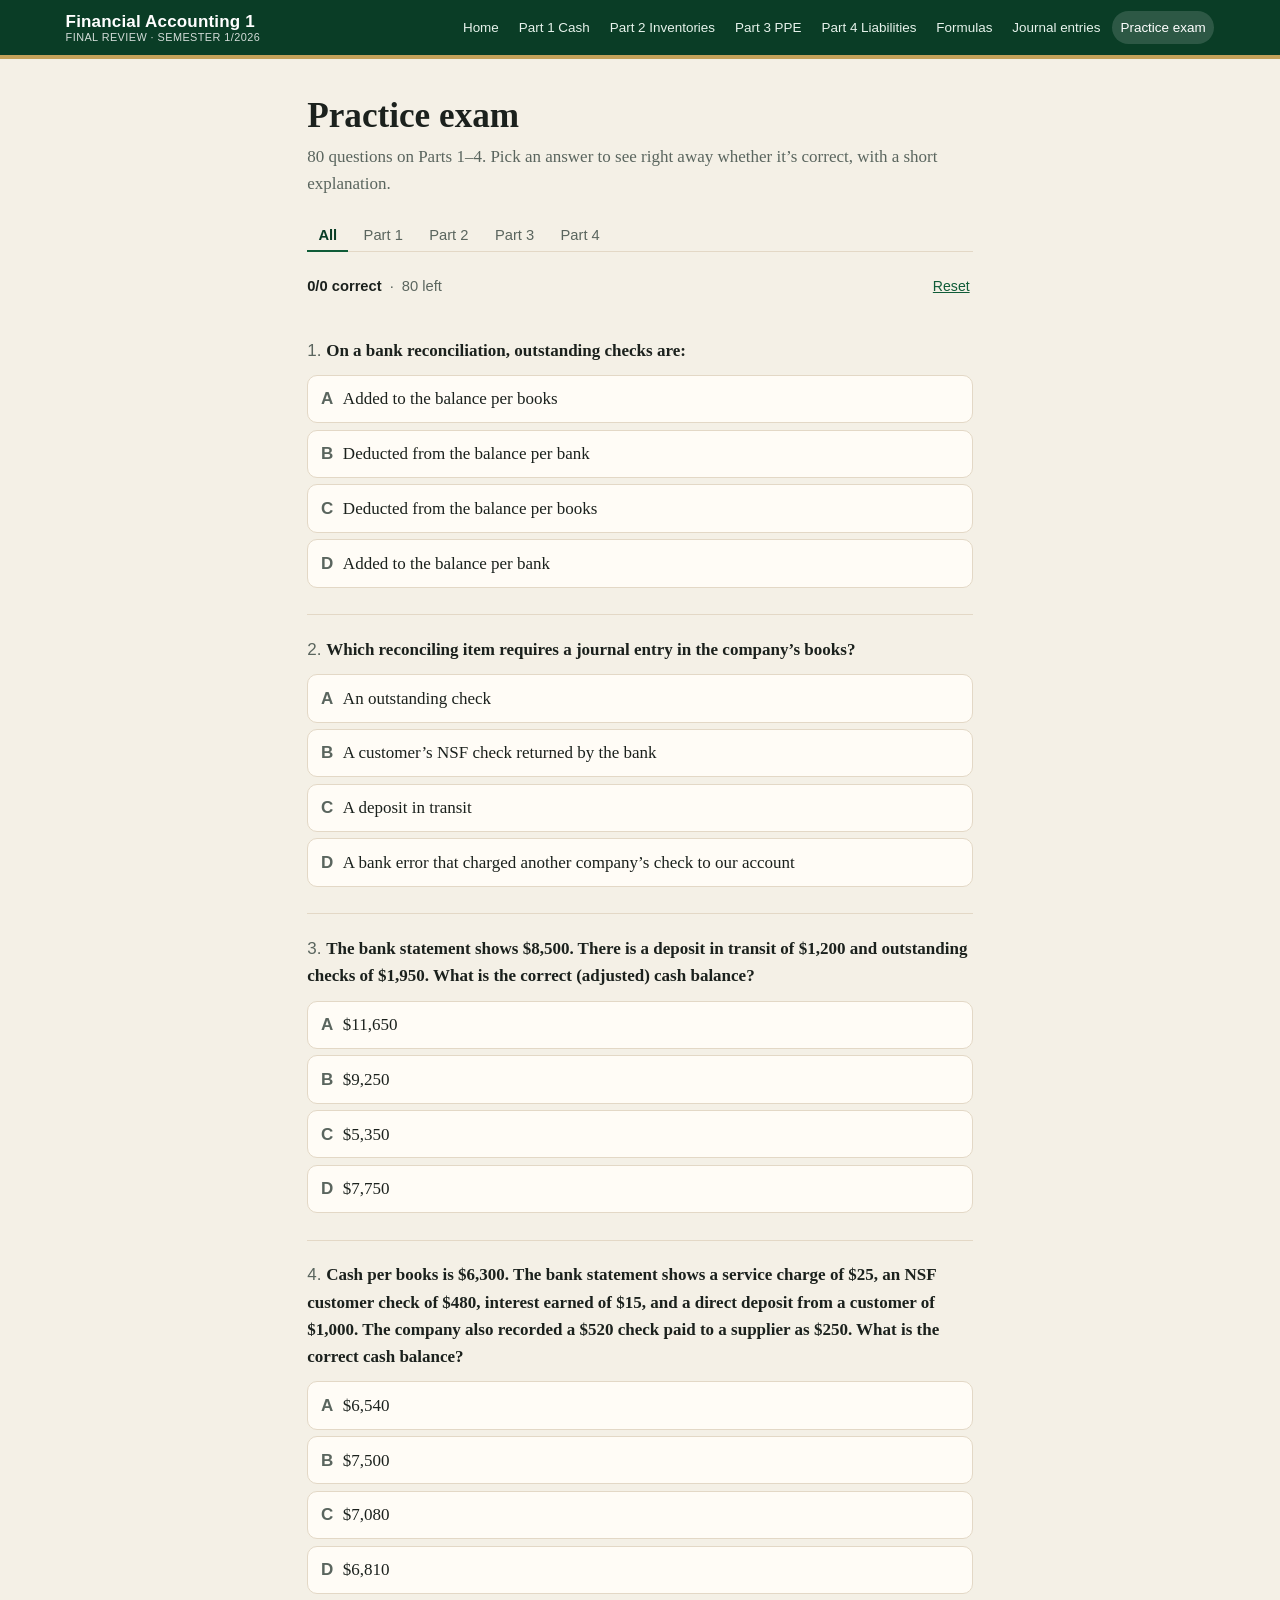
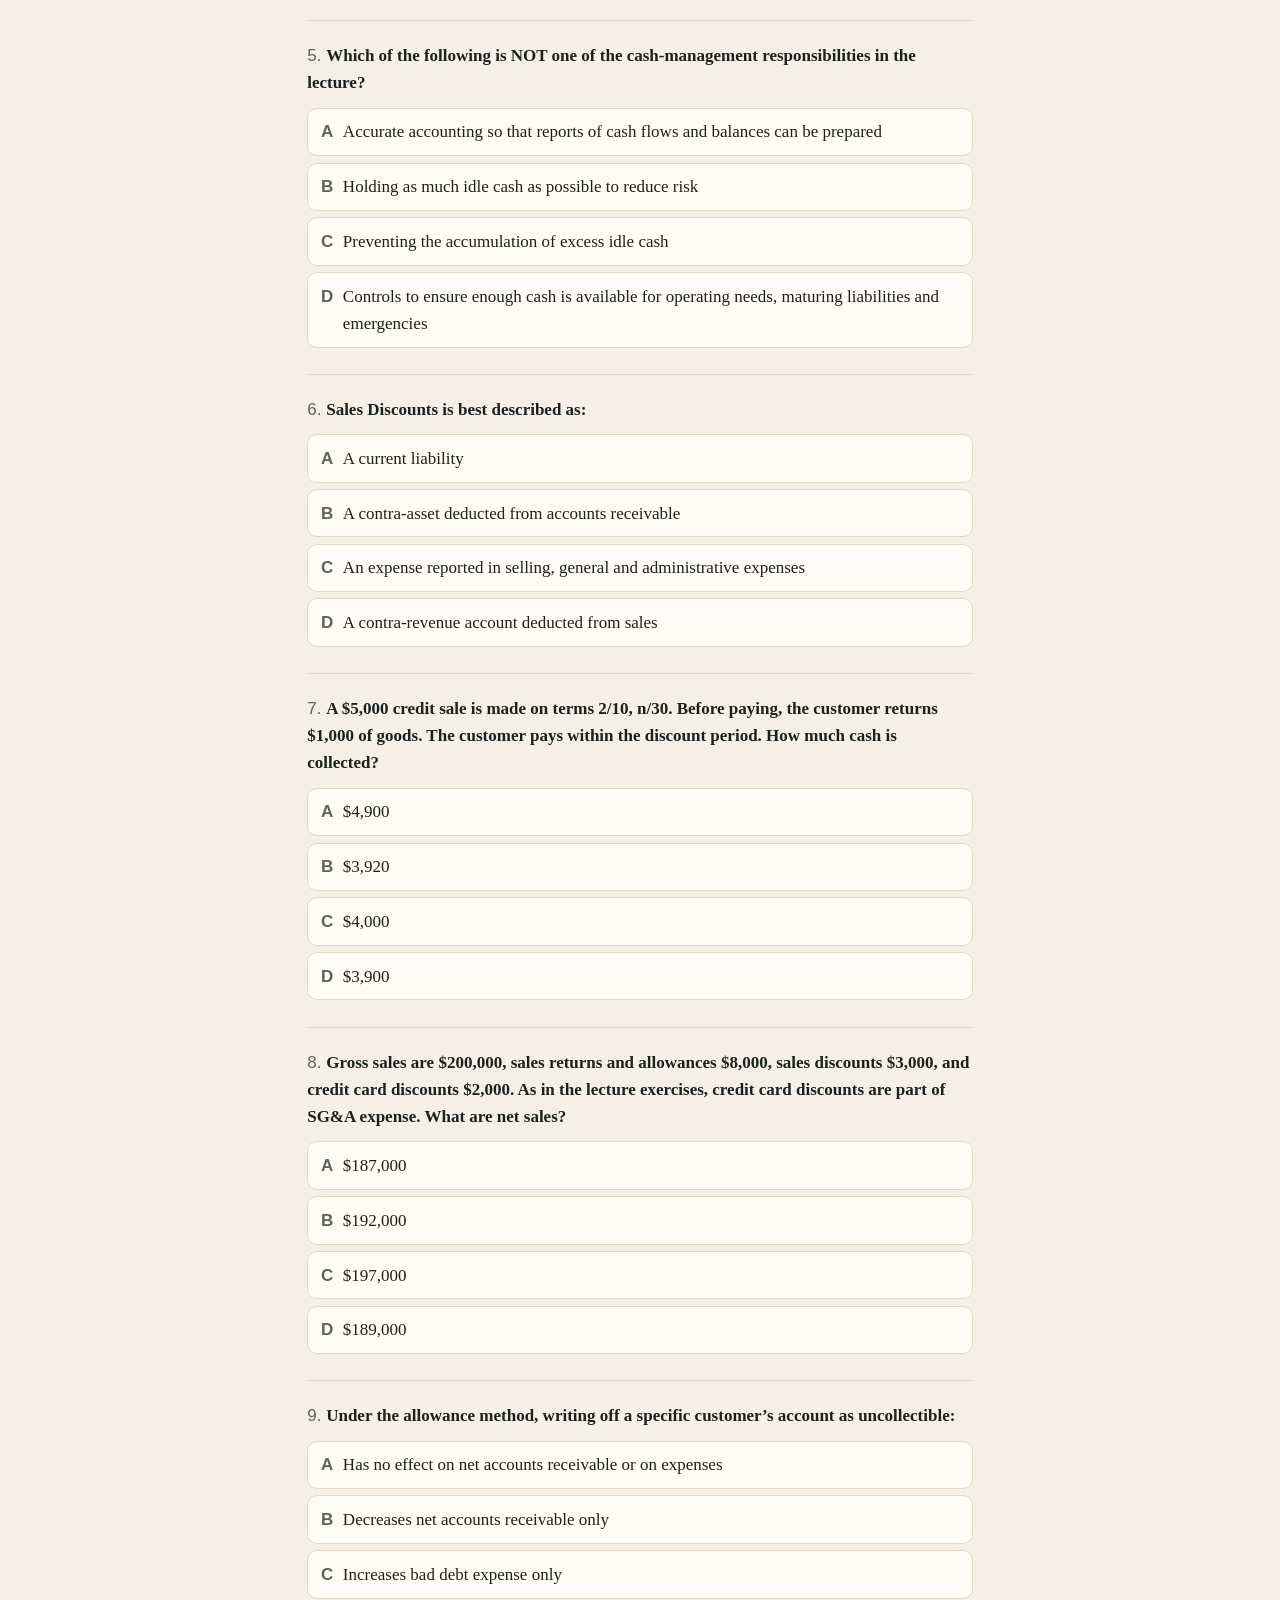
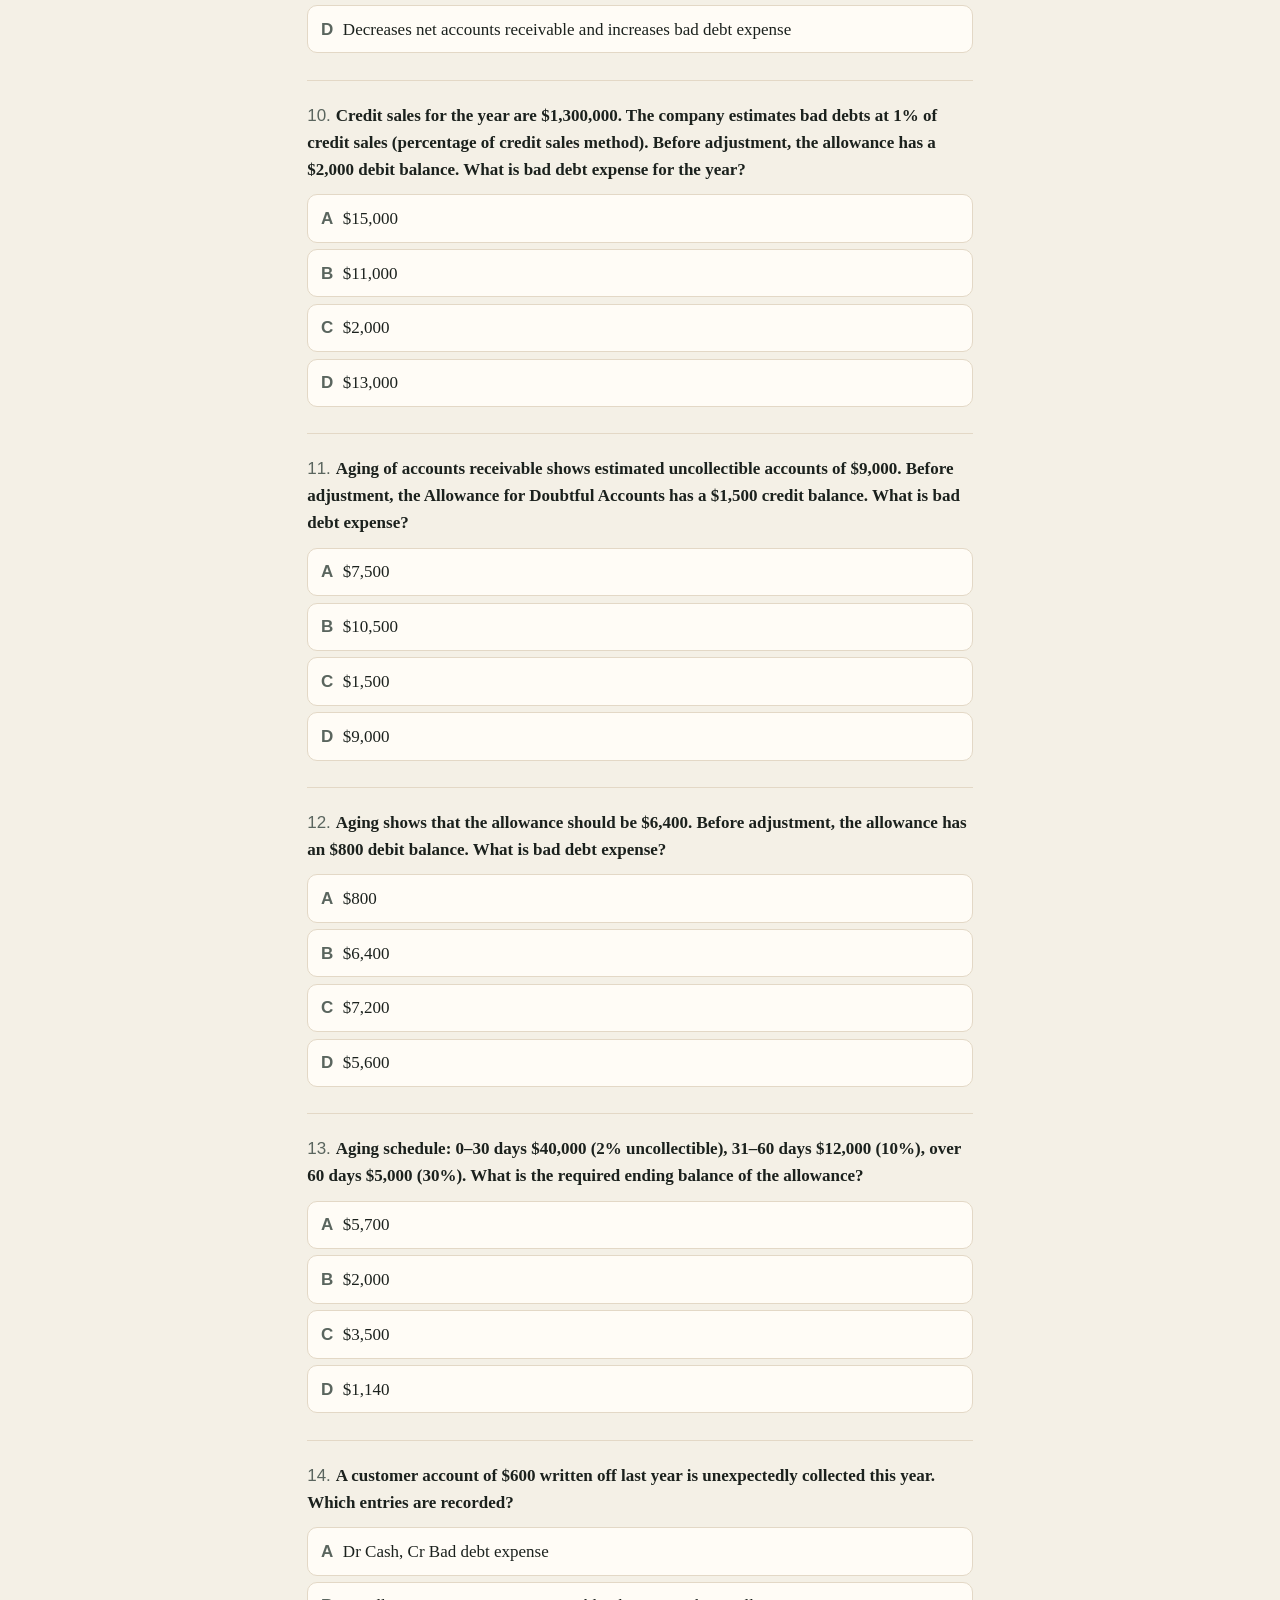
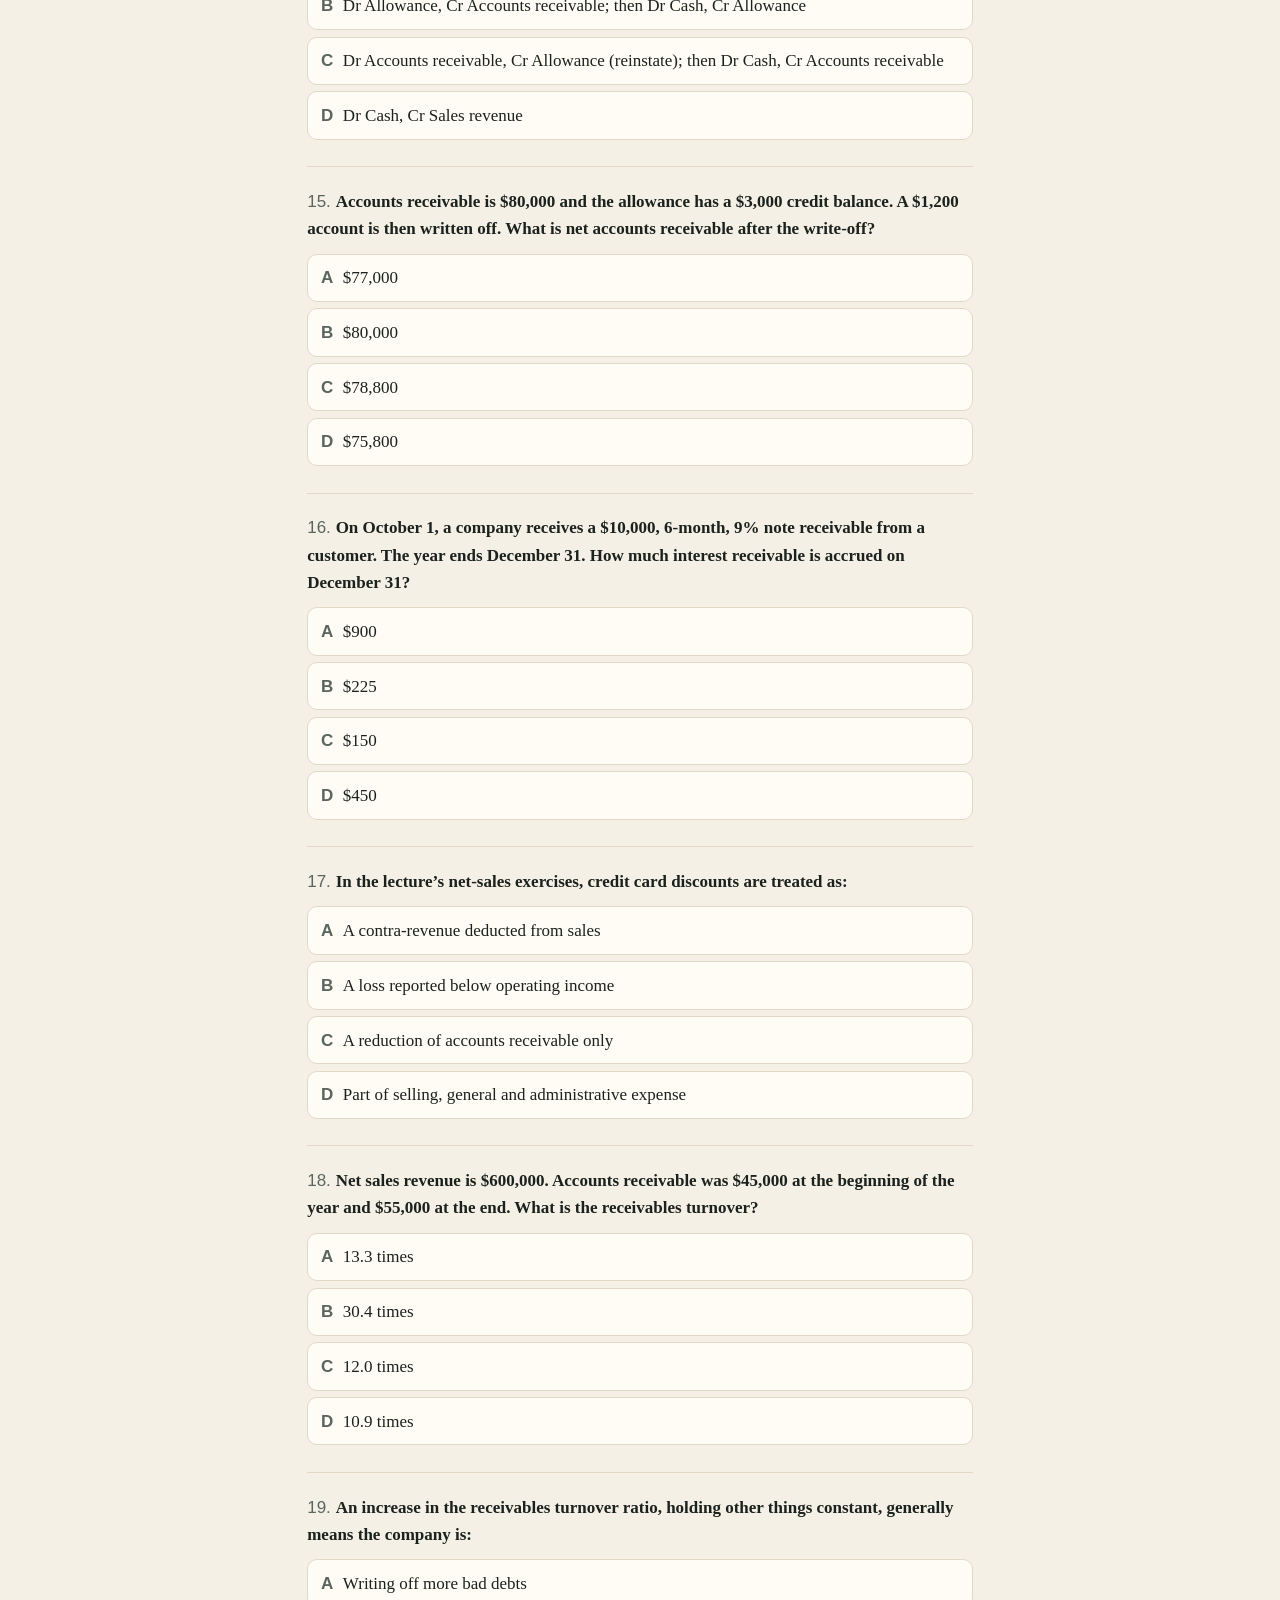
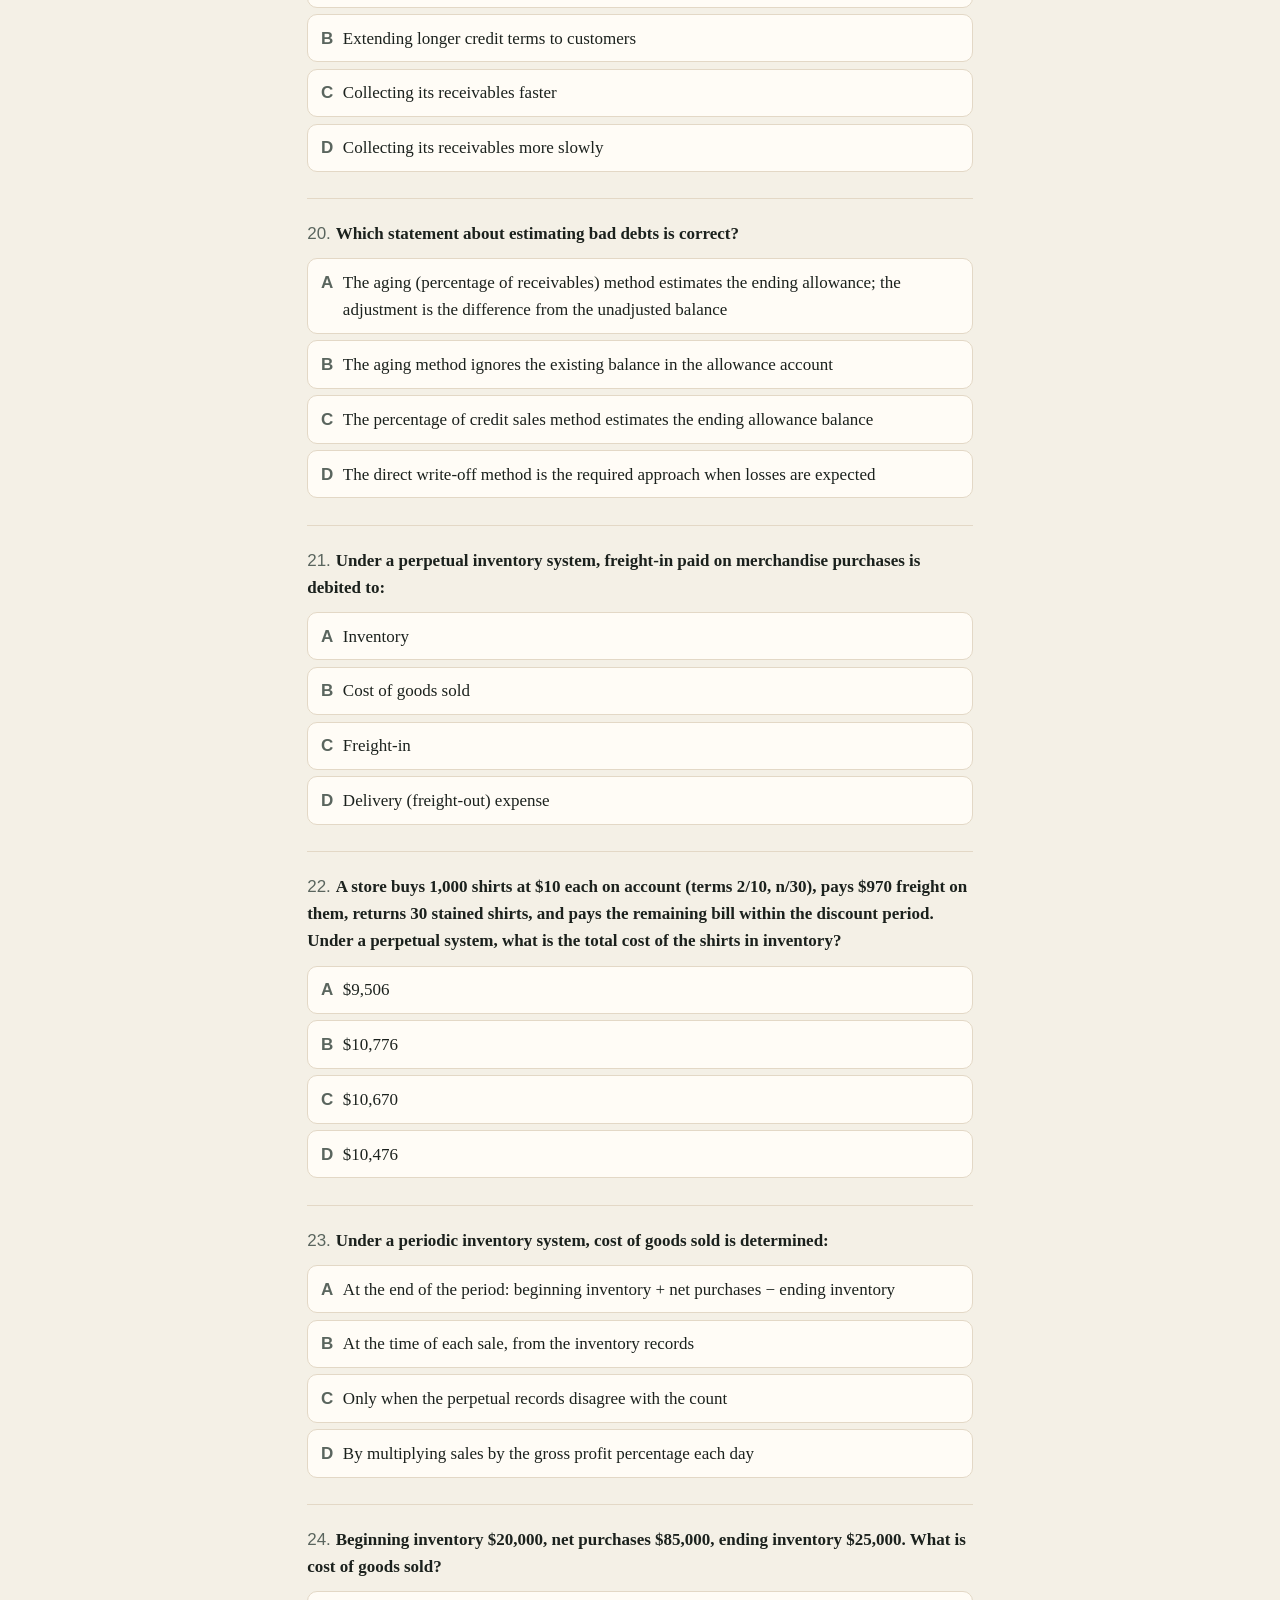
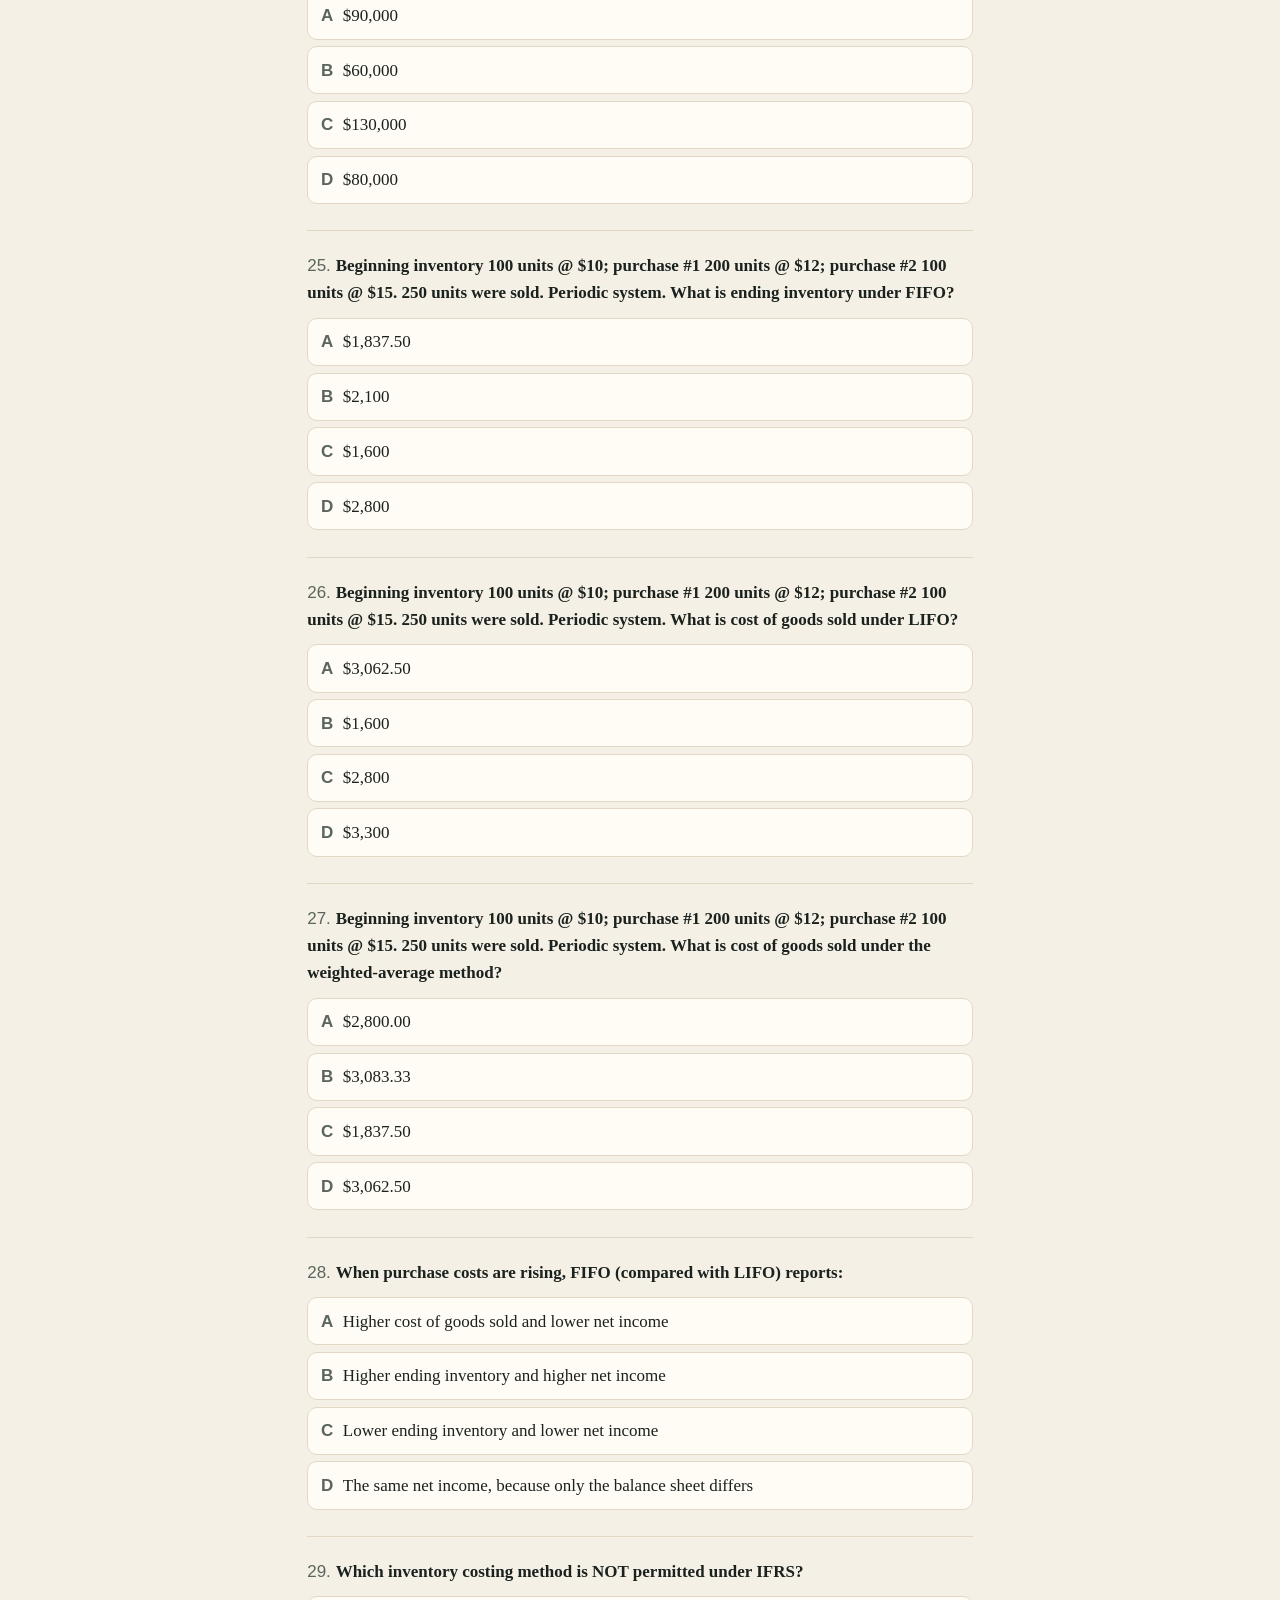
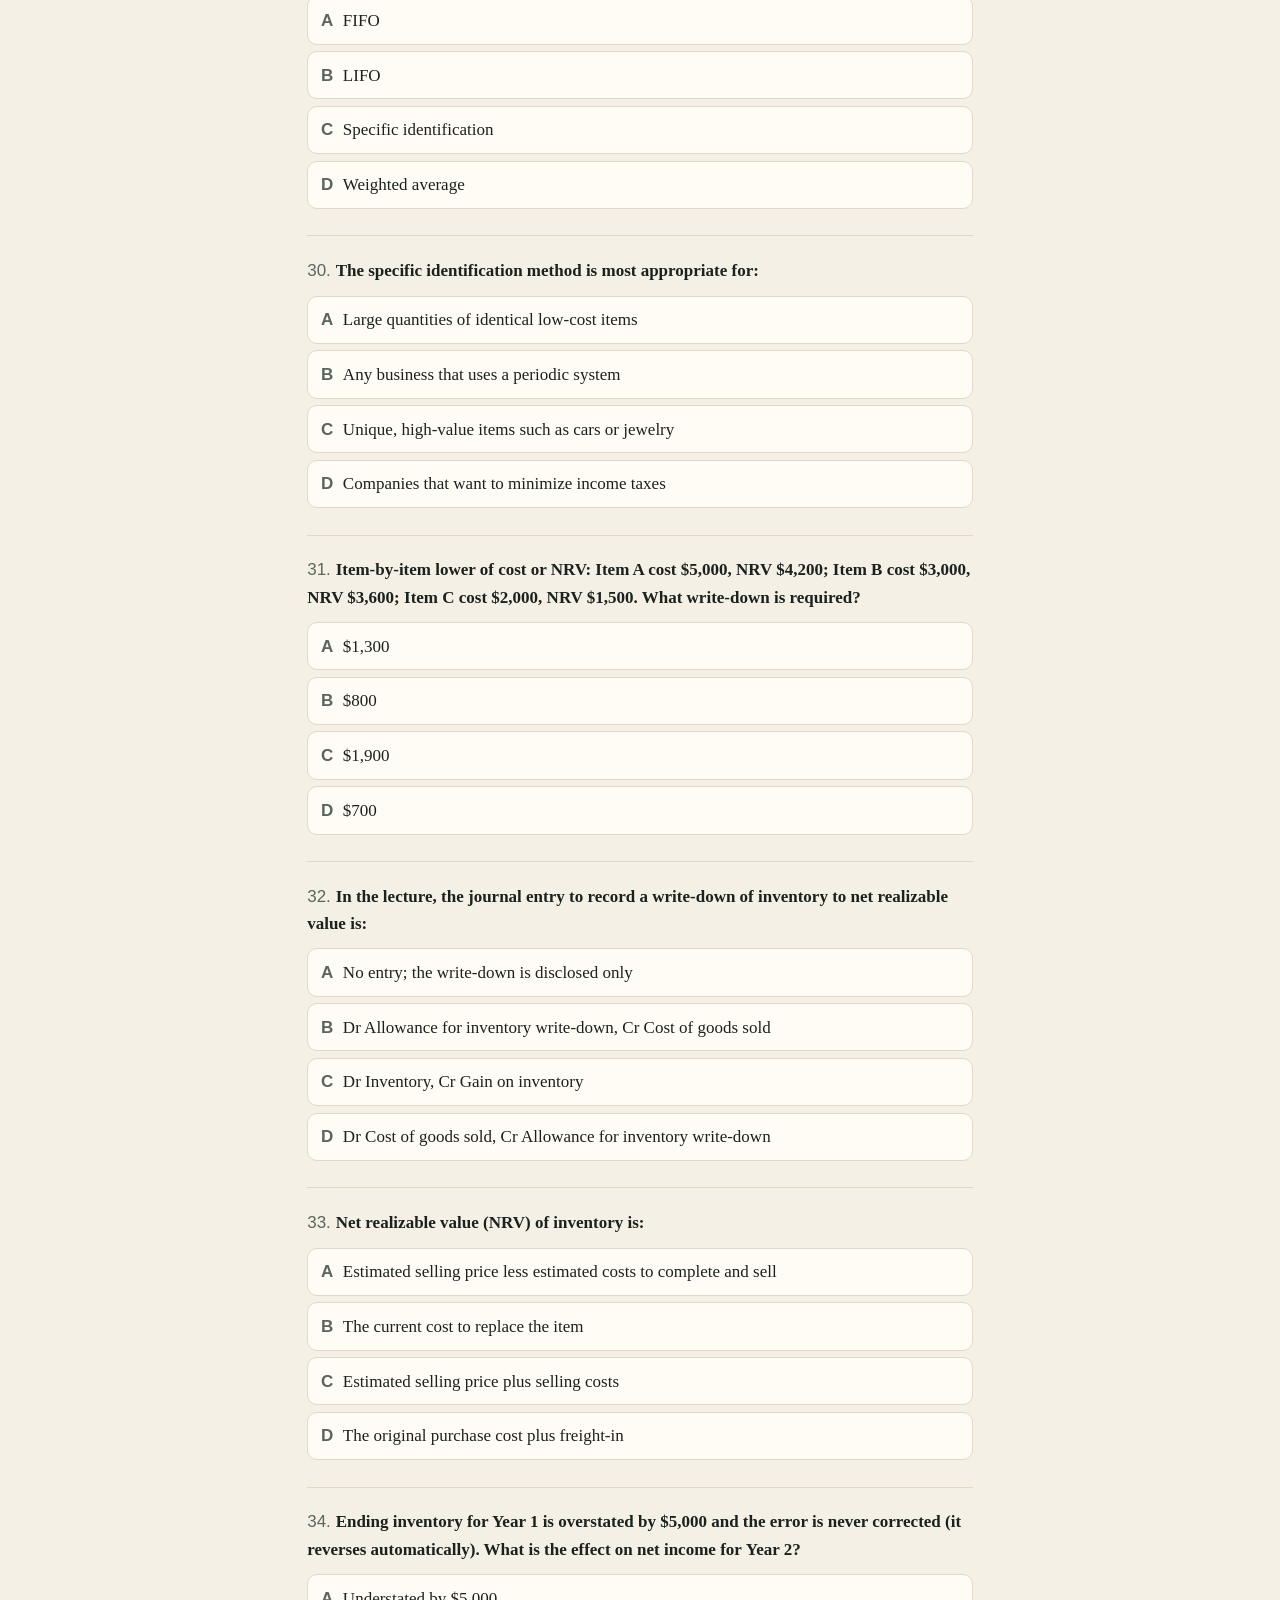
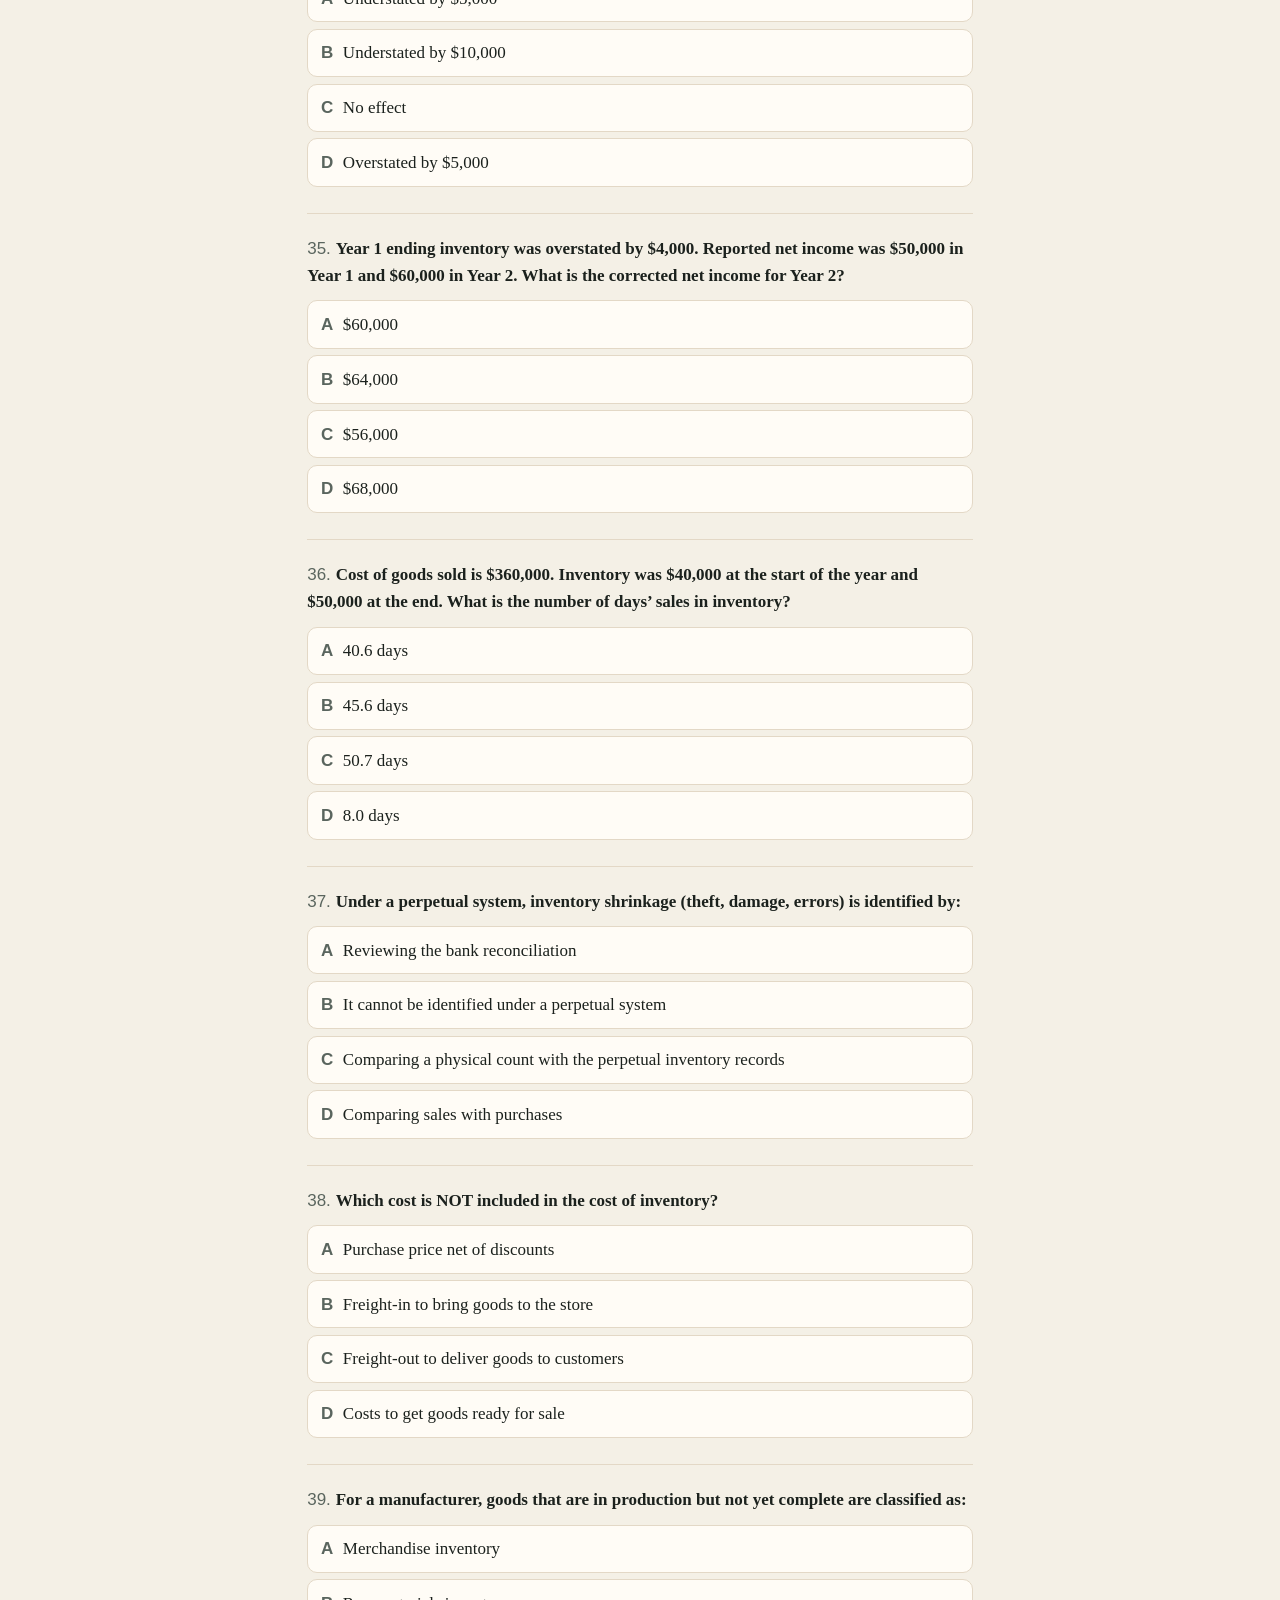
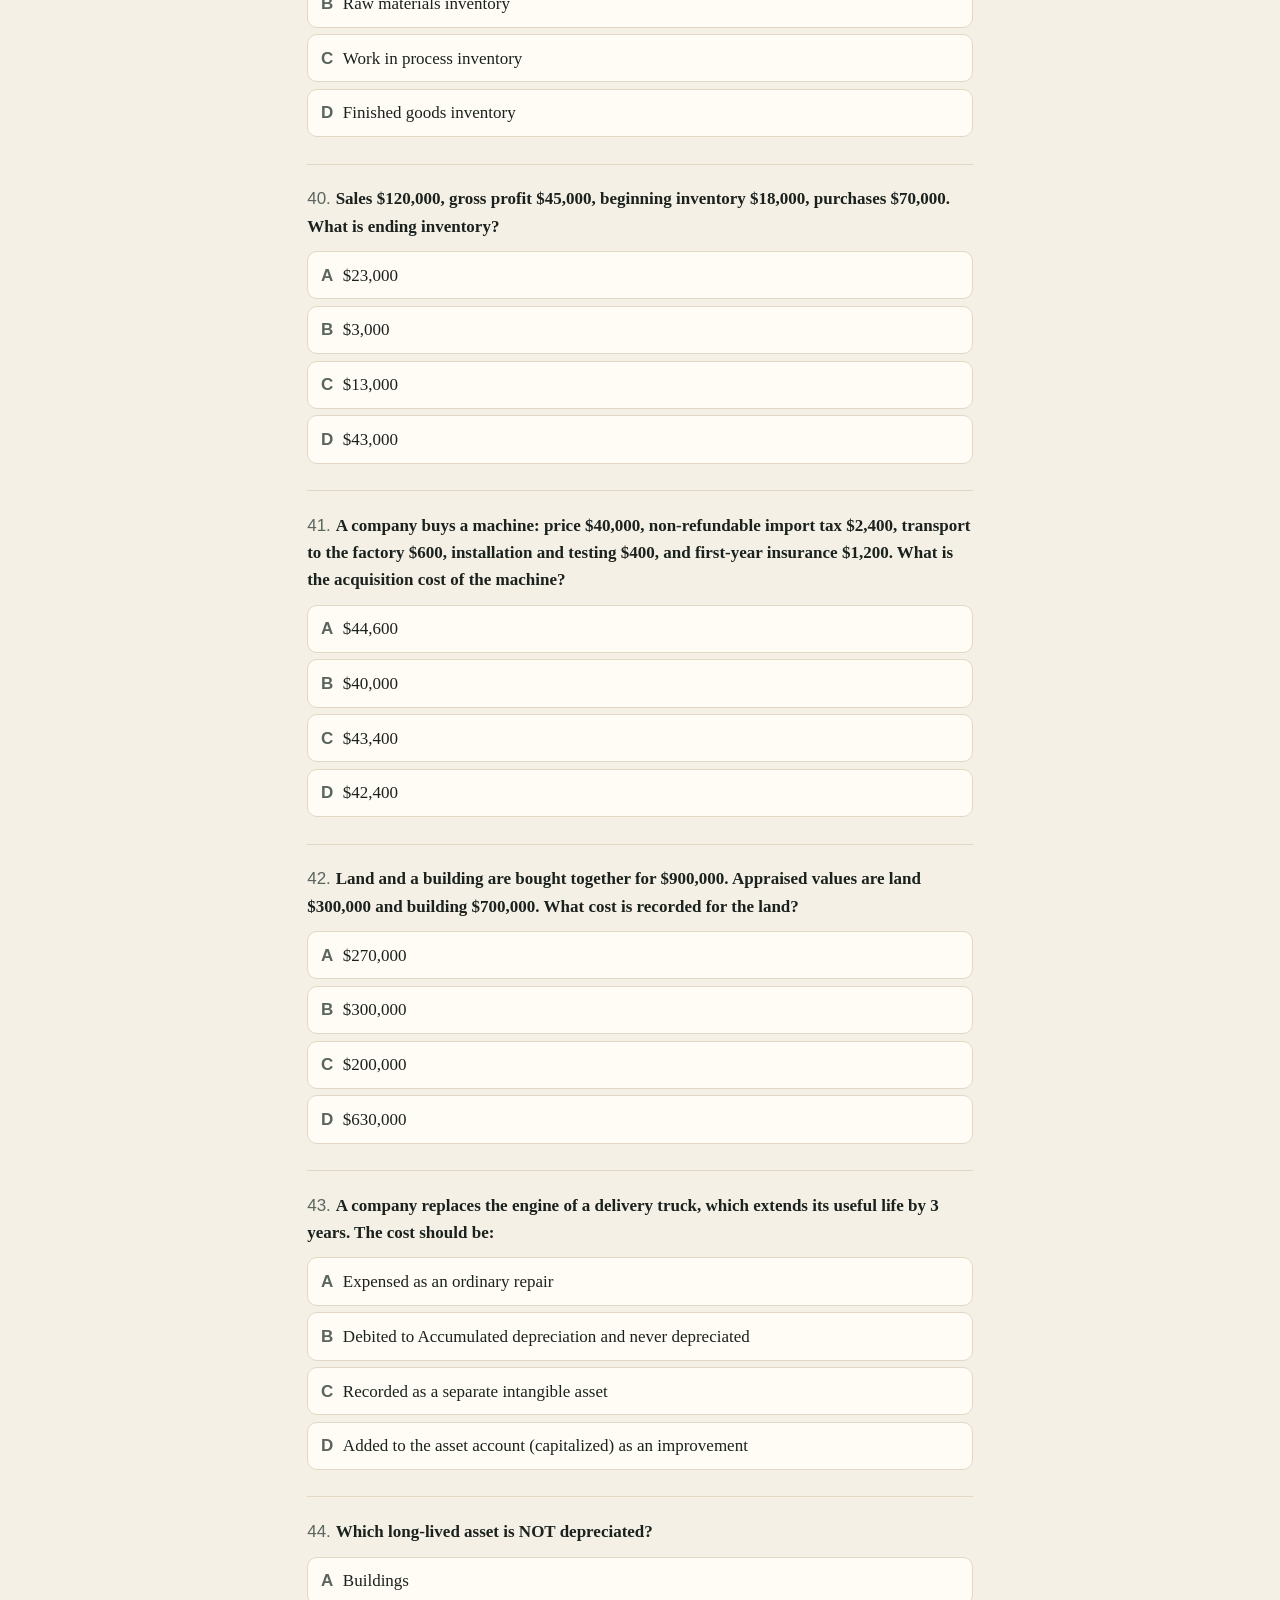
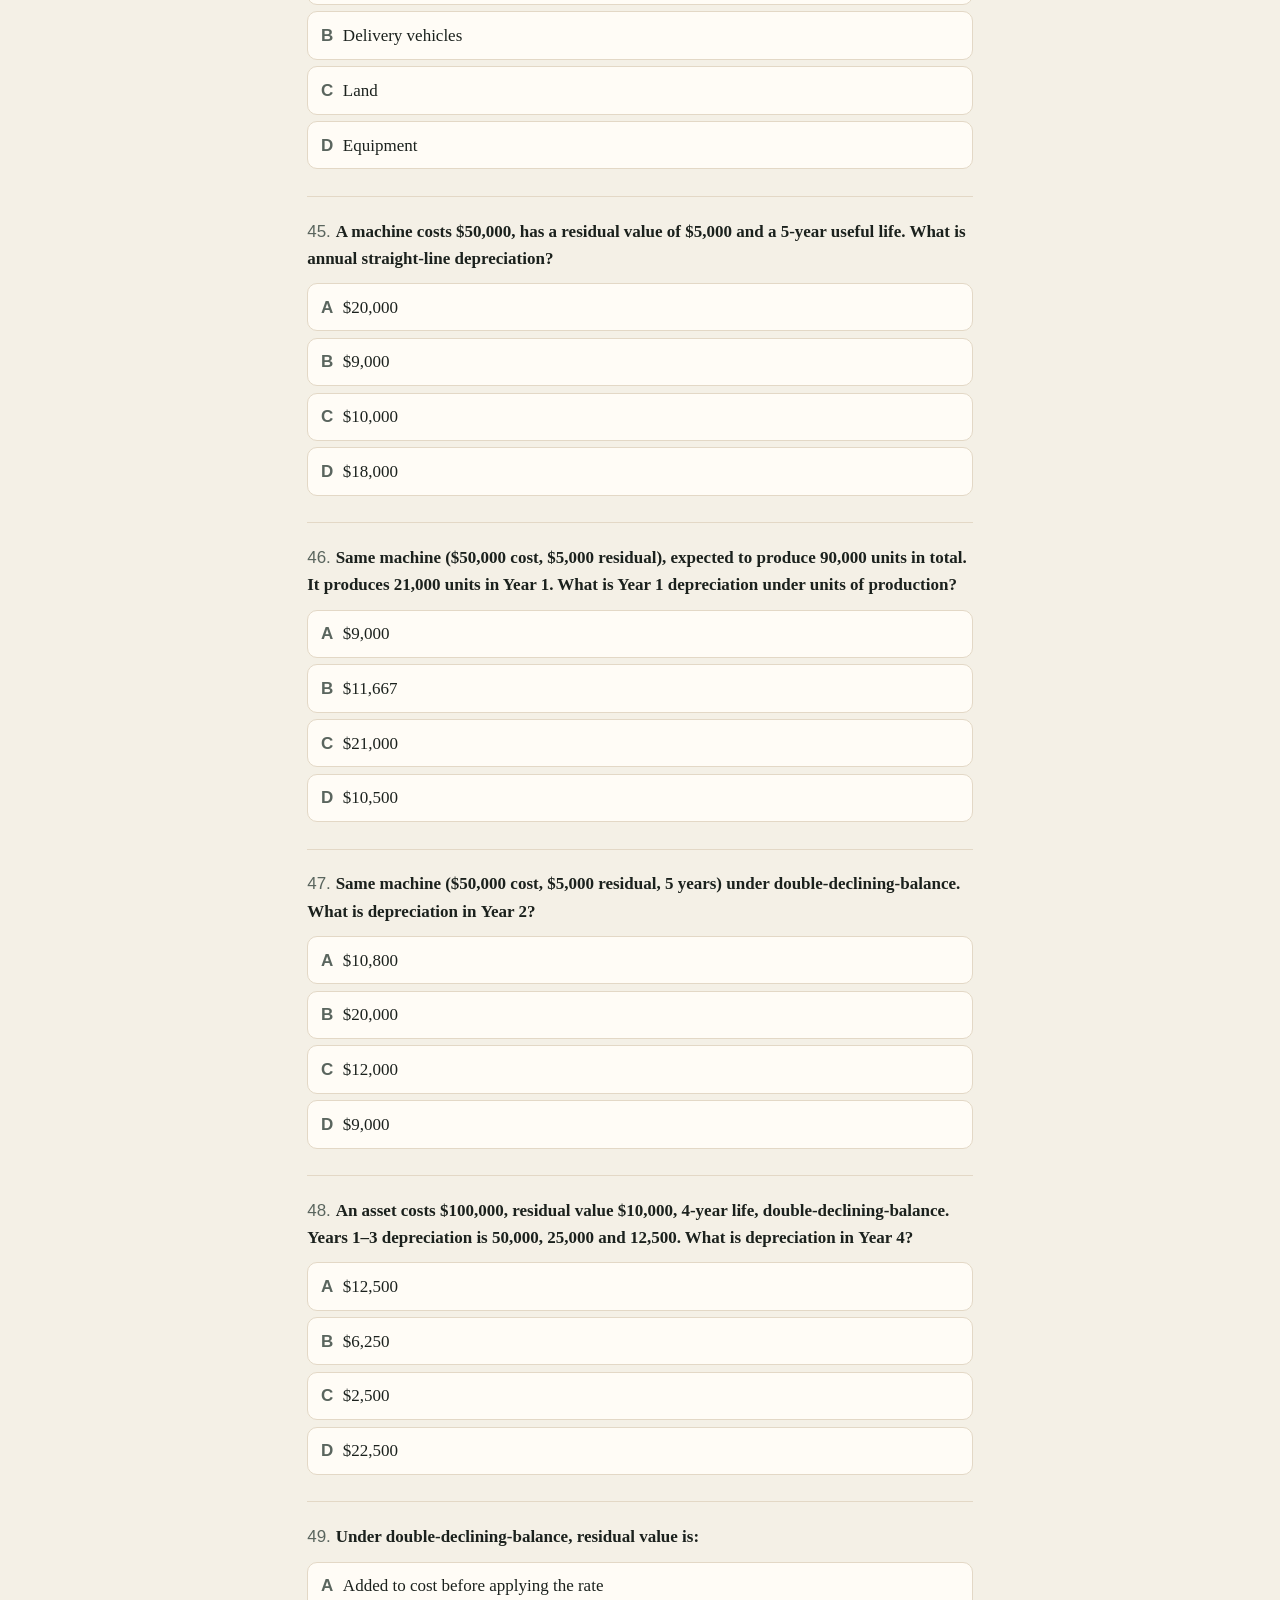
<file: practice-exam.html>
<!DOCTYPE html>
<html lang="en">
<head>
<meta charset="utf-8">
<meta name="viewport" content="width=device-width, initial-scale=1">
<title>Practice exam · 80 MCQs · FA1 final</title>
<meta name="description" content="80 multiple-choice practice questions for the Financial Accounting 1 final, Parts 1–4 (Chapters 5–8), with scoring by part and worked explanations.">
<link rel="icon" href="favicon.svg" type="image/svg+xml">
<link rel="stylesheet" href="css/styles.css">
</head>
<body>
<a class="skip" href="#main">Skip to content</a>
<header class="site-header">
  <div class="bar">
    <a class="brand" href="index.html">Financial Accounting 1<small>Final review · semester 1/2026</small></a>
    <input class="nav-toggle" type="checkbox" id="nav-toggle" aria-label="Open menu">
    <label class="nav-btn" for="nav-toggle">Menu</label>
    <nav class="site-nav">
      <a href="index.html">Home</a>
      <a href="chapter-5.html">Part 1 Cash</a>
      <a href="chapter-6.html">Part 2 Inventories</a>
      <a href="chapter-7.html">Part 3 PPE</a>
      <a href="chapter-8.html">Part 4 Liabilities</a>
      <a href="formulas.html">Formulas</a>
      <a href="journal-entries.html">Journal entries</a>
      <a href="practice-exam.html">Practice exam</a>
    </nav>
  </div>
</header>
<main id="main" class="pe-wrap">
  <h1 class="pe-title">Practice exam</h1>
  <p class="pe-sub">80 questions on Parts 1–4. Pick an answer to see right away whether it’s correct, with a short explanation.</p>
  <nav class="pe-tabs" aria-label="Choose questions">
    <button type="button" class="pe-tab" data-filter="all">All</button>
    <button type="button" class="pe-tab" data-filter="1">Part 1</button>
    <button type="button" class="pe-tab" data-filter="2">Part 2</button>
    <button type="button" class="pe-tab" data-filter="3">Part 3</button>
    <button type="button" class="pe-tab" data-filter="4">Part 4</button>
  </nav>
  <div class="pe-status" aria-live="polite">
    <span id="pe-score">0/0 correct</span>
    <span class="pe-dot">·</span>
    <span id="pe-left">80 left</span>
    <button type="button" id="pe-reset" class="pe-link">Reset</button>
  </div>
  <ol id="pe-list" class="pe-list"></ol>
  <section id="pe-summary" class="pe-summary" hidden aria-live="polite"></section>
  <noscript><p>This practice exam needs JavaScript to run.</p></noscript>
</main>
<footer class="footer">
  Practice questions written for revision from the Financial Accounting 1/2026 lecture slides, chapters 5–8. Not the real exam.
</footer>
<script src="js/site.js"></script>
<script src="js/practice-exam-data.js"></script>
<script src="js/practice-exam.js"></script>
</body>
</html>
</file>
<file: css/styles.css>
:root {
  --ink: #1b211d;
  --muted: #5a655e;
  --paper: #f4f0e6;
  --sheet: #fffcf6;
  --line: #e3d8c6;
  --green: #0f5c38;
  --green-deep: #0a3d26;
  --green-soft: #e7f3ec;
  --gold: #8d6420;
  --gold-soft: #f8f0dc;
  --clay: #8a3d24;
  --clay-soft: #f8ece6;
  --trap: #8a4b12;
  --trap-soft: #fbf3e7;
  --shadow: 0 1px 0 rgba(27, 33, 29, 0.04), 0 12px 32px rgba(27, 33, 29, 0.06);
  --sans: "Avenir Next", "Segoe UI", Helvetica, Arial, sans-serif;
  --serif: "Iowan Old Style", Palatino, "Palatino Linotype", Georgia, serif;
  --mono: "SFMono-Regular", ui-monospace, Menlo, Consolas, monospace;
  --max: 74rem;
}

* { box-sizing: border-box; }
html { scroll-behavior: smooth; }
body {
  margin: 0;
  color: var(--ink);
  background:
    radial-gradient(1200px 400px at 10% -10%, #e7f3ec 0%, transparent 55%),
    var(--paper);
  font-family: var(--serif);
  font-size: 1.0625rem;
  line-height: 1.6;
}
img { max-width: 100%; }
a { color: var(--green); }
a:hover { color: var(--green-deep); }
:focus-visible {
  outline: 3px solid #d4a24c;
  outline-offset: 2px;
}

.skip {
  position: absolute;
  left: 0.75rem;
  top: -4rem;
  background: var(--green-deep);
  color: white;
  padding: 0.5rem 0.8rem;
  z-index: 20;
}
.skip:focus { top: 0.75rem; }

.site-header {
  position: sticky;
  top: 0;
  z-index: 10;
  background: var(--green-deep);
  color: #f4f7f2;
  border-bottom: 4px solid #c4a15a;
}
.bar {
  max-width: var(--max);
  margin: 0 auto;
  padding: 0.7rem 1.1rem;
  display: flex;
  align-items: center;
  gap: 1rem;
}
.brand {
  color: white;
  text-decoration: none;
  font-family: var(--sans);
  font-weight: 700;
  letter-spacing: 0.01em;
  display: flex;
  flex-direction: column;
  line-height: 1.15;
  min-width: 11rem;
}
.brand small {
  font-weight: 500;
  opacity: 0.82;
  letter-spacing: 0.04em;
  text-transform: uppercase;
  font-size: 0.68rem;
}
.nav-toggle { position: absolute; opacity: 0; pointer-events: none; }
.nav-btn {
  display: none;
  margin-left: auto;
  font-family: var(--sans);
  font-size: 0.85rem;
  border: 1px solid rgba(255,255,255,0.35);
  padding: 0.35rem 0.7rem;
  border-radius: 999px;
  cursor: pointer;
}
.site-nav {
  display: flex;
  flex-wrap: wrap;
  gap: 0.25rem 0.15rem;
  margin-left: auto;
}
.site-nav a {
  color: #e7f3ec;
  text-decoration: none;
  font-family: var(--sans);
  font-size: 0.84rem;
  padding: 0.35rem 0.55rem;
  border-radius: 999px;
}
.site-nav a:hover,
.site-nav a[aria-current="page"] {
  background: rgba(255,255,255,0.14);
  color: white;
}

.wrap {
  max-width: var(--max);
  margin: 0 auto;
  padding: 1.4rem 1.1rem 4rem;
}

.hero {
  display: grid;
  grid-template-columns: 1.4fr 0.8fr;
  gap: 1.25rem;
  align-items: stretch;
  margin-bottom: 1.5rem;
}
.hero-card, .panel, .section, .qa, .callout, .formula, .worked {
  background: var(--sheet);
  border: 1px solid var(--line);
  border-radius: 14px;
  box-shadow: var(--shadow);
}
.hero-card { padding: 1.4rem 1.5rem 1.3rem; }
.kicker {
  font-family: var(--sans);
  text-transform: uppercase;
  letter-spacing: 0.12em;
  font-size: 0.74rem;
  color: var(--gold);
  margin: 0 0 0.4rem;
}
h1, h2, h3, h4 { line-height: 1.25; font-weight: 680; }
h1 { font-size: clamp(1.8rem, 3vw, 2.5rem); margin: 0 0 0.6rem; }
h2 { font-size: 1.45rem; margin: 0 0 0.7rem; }
h3 { font-size: 1.15rem; margin: 1.2rem 0 0.4rem; }
h4 { font-size: 1.02rem; margin: 1rem 0 0.3rem; }
p { margin: 0.55rem 0; }
.lede { font-size: 1.12rem; }

.side-card {
  padding: 1.1rem 1.15rem;
  background: var(--green-deep);
  color: #f3f7f4;
  border-radius: 14px;
}
.side-card h2 { color: white; font-size: 1.05rem; font-family: var(--sans); }
.side-card ol { margin: 0.4rem 0 0; padding-left: 1.15rem; }
.side-card a { color: #f2d48a; }

.grid {
  display: grid;
  grid-template-columns: repeat(2, 1fr);
  gap: 0.9rem;
}
.card {
  display: block;
  text-decoration: none;
  color: inherit;
  background: var(--sheet);
  border: 1px solid var(--line);
  border-radius: 14px;
  padding: 1rem 1.05rem 0.95rem;
  box-shadow: var(--shadow);
}
.card:hover { border-color: #b7c9bc; }
.card .num {
  font-family: var(--sans);
  font-size: 0.75rem;
  letter-spacing: 0.08em;
  text-transform: uppercase;
  color: var(--green);
}
.card h2 { font-size: 1.2rem; margin: 0.2rem 0 0.35rem; }
.card p { color: var(--muted); margin: 0; font-size: 0.98rem; }

.layout {
  display: grid;
  grid-template-columns: 15.5rem 1fr;
  gap: 1.2rem;
  align-items: start;
}
.toc {
  position: sticky;
  top: 4.4rem;
  background: var(--sheet);
  border: 1px solid var(--line);
  border-radius: 14px;
  padding: 0.85rem 0.9rem;
  font-family: var(--sans);
  font-size: 0.84rem;
}
.toc strong { display: block; margin-bottom: 0.35rem; }
.toc a { display: block; text-decoration: none; padding: 0.18rem 0; color: var(--ink); }
.toc a:hover { color: var(--green); }

.section { padding: 1.15rem 1.25rem 1.25rem; margin-bottom: 0.95rem; }
.section > :first-child { margin-top: 0; }

ul, ol { padding-left: 1.25rem; }
li { margin: 0.25rem 0; }

.formula {
  padding: 0.75rem 0.9rem;
  background: var(--green-soft);
  border-color: #c9e0d3;
  margin: 0.7rem 0;
  font-family: var(--sans);
}
.formula code, code {
  font-family: var(--mono);
  font-size: 0.92em;
}
.formula .eq {
  font-size: 1.02rem;
  color: var(--green-deep);
  margin: 0.15rem 0;
}

.callout {
  padding: 0.75rem 0.9rem;
  margin: 0.75rem 0;
}
.callout.trap { background: var(--trap-soft); border-color: #efd3b4; }
.callout.note { background: var(--gold-soft); border-color: #ead7a4; }
.callout.rule { background: var(--green-soft); border-color: #c9e0d3; }
.callout strong.label {
  font-family: var(--sans);
  font-size: 0.75rem;
  letter-spacing: 0.08em;
  text-transform: uppercase;
  display: block;
  margin-bottom: 0.15rem;
}
.callout.trap strong.label { color: var(--trap); }
.callout.note strong.label { color: var(--gold); }
.callout.rule strong.label { color: var(--green); }

.worked {
  padding: 0.85rem 0.95rem 1rem;
  margin: 0.8rem 0;
  background: #fbfaf6;
}
.worked h3, .worked h4 { margin-top: 0; }

.table-wrap { overflow-x: auto; margin: 0.6rem 0 0.8rem; }
table {
  border-collapse: collapse;
  width: 100%;
  font-variant-numeric: tabular-nums;
  font-family: var(--sans);
  font-size: 0.92rem;
  background: white;
}
th, td {
  border: 1px solid var(--line);
  padding: 0.38rem 0.5rem;
  text-align: left;
  vertical-align: top;
}
th { background: #f3f6f3; font-weight: 650; }
td.num, th.num { text-align: right; white-space: nowrap; }
tr.total td { font-weight: 700; background: #f7f4ea; }

table.je { max-width: 42rem; }
table.je caption {
  text-align: left;
  font-family: var(--serif);
  font-style: italic;
  color: var(--muted);
  caption-side: bottom;
  padding-top: 0.3rem;
}
table.je td.acct.cr { padding-left: 1.8rem; }
table.je td.num { width: 6.5rem; }
table.je tbody tr:last-child td { border-bottom: 3px double var(--ink); }

.dl {
  display: grid;
  grid-template-columns: 12rem 1fr;
  gap: 0.25rem 0.8rem;
  margin: 0.5rem 0;
}
.dl dt { font-family: var(--sans); font-weight: 700; }
.dl dd { margin: 0; }

.qa {
  margin: 0.55rem 0;
  padding: 0.15rem 0.85rem 0.4rem;
}
.qa summary {
  cursor: pointer;
  font-family: var(--sans);
  font-weight: 650;
  padding: 0.55rem 0;
}
.qa .answer { padding-bottom: 0.5rem; }

.chips { display: flex; flex-wrap: wrap; gap: 0.4rem; margin: 0.6rem 0; }
.chip {
  font-family: var(--sans);
  font-size: 0.78rem;
  background: var(--green-soft);
  color: var(--green-deep);
  border-radius: 999px;
  padding: 0.18rem 0.55rem;
}

.footer {
  max-width: var(--max);
  margin: 0 auto;
  padding: 0 1.1rem 2rem;
  color: var(--muted);
  font-family: var(--sans);
  font-size: 0.85rem;
}
.tools {
  display: flex;
  gap: 0.5rem;
  margin: 0.2rem 0 0.8rem;
}
.tools button {
  font-family: var(--sans);
  background: white;
  border: 1px solid var(--line);
  border-radius: 999px;
  padding: 0.3rem 0.7rem;
  cursor: pointer;
}
.tools button:hover { border-color: var(--green); }

.scope {
  background: #1c1914;
  color: #f7f1e6;
  border-bottom: 3px solid #c4a15a;
}
.scope-inner {
  max-width: var(--max);
  margin: 0 auto;
  padding: 0.65rem 1.1rem 0.8rem;
}
.scope p {
  margin: 0.15rem 0;
  font-family: var(--sans);
  font-size: 0.92rem;
  line-height: 1.45;
}
.scope strong { color: #f2d48a; }

details.not-examined {
  background: var(--clay-soft);
  border: 1px solid #e4c7ba;
  border-radius: 12px;
  padding: 0.35rem 0.85rem 0.7rem;
  margin: 0.8rem 0;
}
details.not-examined > summary {
  cursor: pointer;
  font-family: var(--sans);
  font-weight: 700;
  color: var(--clay);
  padding: 0.4rem 0;
}

@media (max-width: 860px) {
  .hero, .layout, .grid, .dl { grid-template-columns: 1fr; }
  .toc { position: static; }
  .nav-btn { display: inline-block; }
  .site-nav {
    display: none;
    position: absolute;
    left: 0; right: 0; top: 100%;
    background: var(--green-deep);
    padding: 0.4rem 0.8rem 0.8rem;
    flex-direction: column;
  }
  .nav-toggle:checked ~ .site-nav { display: flex; }
  .bar { position: relative; }
}

@media print {
  .site-header, .toc, .tools, .footer, .nav-btn { display: none !important; }
  body { background: white; }
  .layout { display: block; }
  .section, .hero-card, .card, .worked, .callout, .formula, .qa {
    box-shadow: none;
    break-inside: avoid;
  }
  a { color: inherit; text-decoration: none; }
}

/* Practice exam (simple, instant feedback) */
.card.card-feature { background: var(--green-soft); border-color: #b7d6c3; grid-column: 1 / -1; }
.pe-wrap { max-width: 44rem; margin: 0 auto; padding: 2.2rem 1.2rem 4rem; }
.pe-title { font-size: clamp(1.7rem, 3vw, 2.2rem); margin: 0 0 0.3rem; }
.pe-sub { color: var(--muted); margin: 0 0 1.4rem; }
.pe-tabs { display: flex; flex-wrap: wrap; gap: 0.25rem; border-bottom: 1px solid var(--line); margin-bottom: 0.9rem; }
.pe-tab {
  font-family: var(--sans); font-size: 0.92rem; color: var(--muted);
  background: none; border: 0; border-bottom: 2px solid transparent;
  padding: 0.45rem 0.7rem; margin-bottom: -1px; cursor: pointer;
}
.pe-tab:hover { color: var(--ink); }
.pe-tab.is-on { color: var(--green-deep); border-bottom-color: var(--green); font-weight: 650; }
.pe-status {
  position: sticky; top: 3.6rem; z-index: 5;
  display: flex; align-items: center; gap: 0.5rem;
  font-family: var(--sans); font-size: 0.92rem; color: var(--muted);
  background: var(--paper); padding: 0.5rem 0; margin-bottom: 0.6rem;
}
#pe-score { color: var(--ink); font-weight: 650; }
.pe-link { margin-left: auto; font-family: var(--sans); font-size: 0.88rem; background: none; border: 0; color: var(--green); text-decoration: underline; cursor: pointer; padding: 0.2rem; }
.pe-list { list-style: none; margin: 0; padding: 0; }
.pe-q { padding: 1.3rem 0 1.4rem; border-top: 1px solid var(--line); }
.pe-q:first-child { border-top: 0; }
.pe-stem { margin: 0 0 0.7rem; font-weight: 600; }
.pe-num { font-family: var(--sans); color: var(--muted); font-weight: 500; margin-right: 0.3rem; }
.pe-opts { display: grid; gap: 0.4rem; }
.pe-opt {
  display: flex; gap: 0.6rem; align-items: baseline; width: 100%; text-align: left;
  font: inherit; color: var(--ink); background: var(--sheet);
  border: 1px solid var(--line); border-radius: 10px; padding: 0.6rem 0.8rem; cursor: pointer;
}
.pe-opt:hover:not(:disabled) { border-color: #9fbcaa; }
.pe-opt:disabled { cursor: default; }
.pe-letter { font-family: var(--sans); font-weight: 650; color: var(--muted); flex: none; }
.pe-opt.is-correct { background: #e3f2e8; border-color: #3f8a5f; }
.pe-opt.is-correct .pe-letter { color: var(--green); }
.pe-opt.is-wrong { background: #fbe9e4; border-color: #c0604a; }
.pe-opt.is-wrong .pe-letter { color: var(--clay); }
.pe-opt.is-dim { opacity: 0.55; }
.pe-fb { margin: 0.7rem 0 0; font-size: 0.97rem; color: var(--ink); }
.pe-fb strong { font-family: var(--sans); }
.pe-fb .ok { color: var(--green); }
.pe-fb .no { color: var(--clay); }
.pe-summary { border-top: 2px solid var(--ink); margin-top: 0.6rem; padding-top: 1.2rem; }
.pe-summary h2 { margin: 0 0 0.6rem; font-size: 1.3rem; }
.pe-summary ul { list-style: none; padding: 0; margin: 0 0 0.8rem; font-family: var(--sans); }
.pe-summary li { display: flex; justify-content: space-between; max-width: 22rem; padding: 0.2rem 0; border-bottom: 1px dotted var(--line); }
@media print { .pe-tabs, .pe-status { display: none !important; } }
</file>
